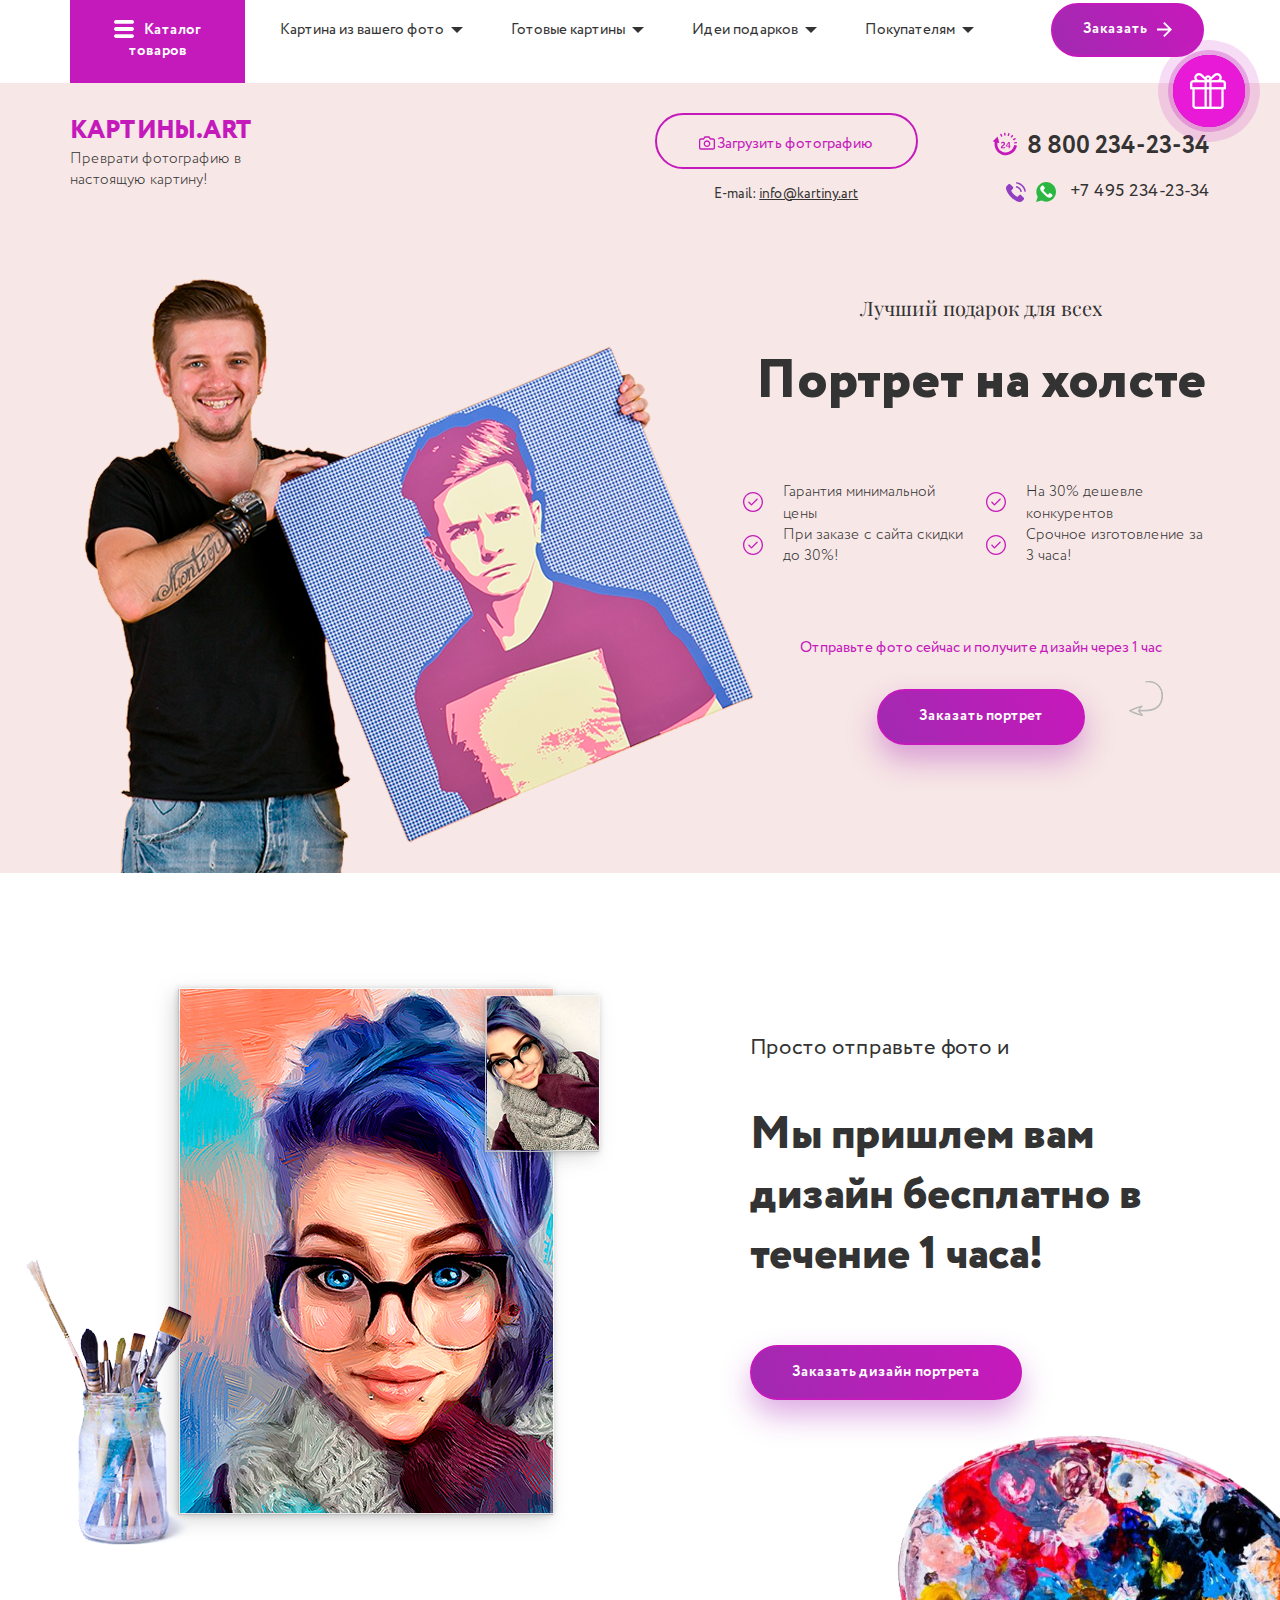
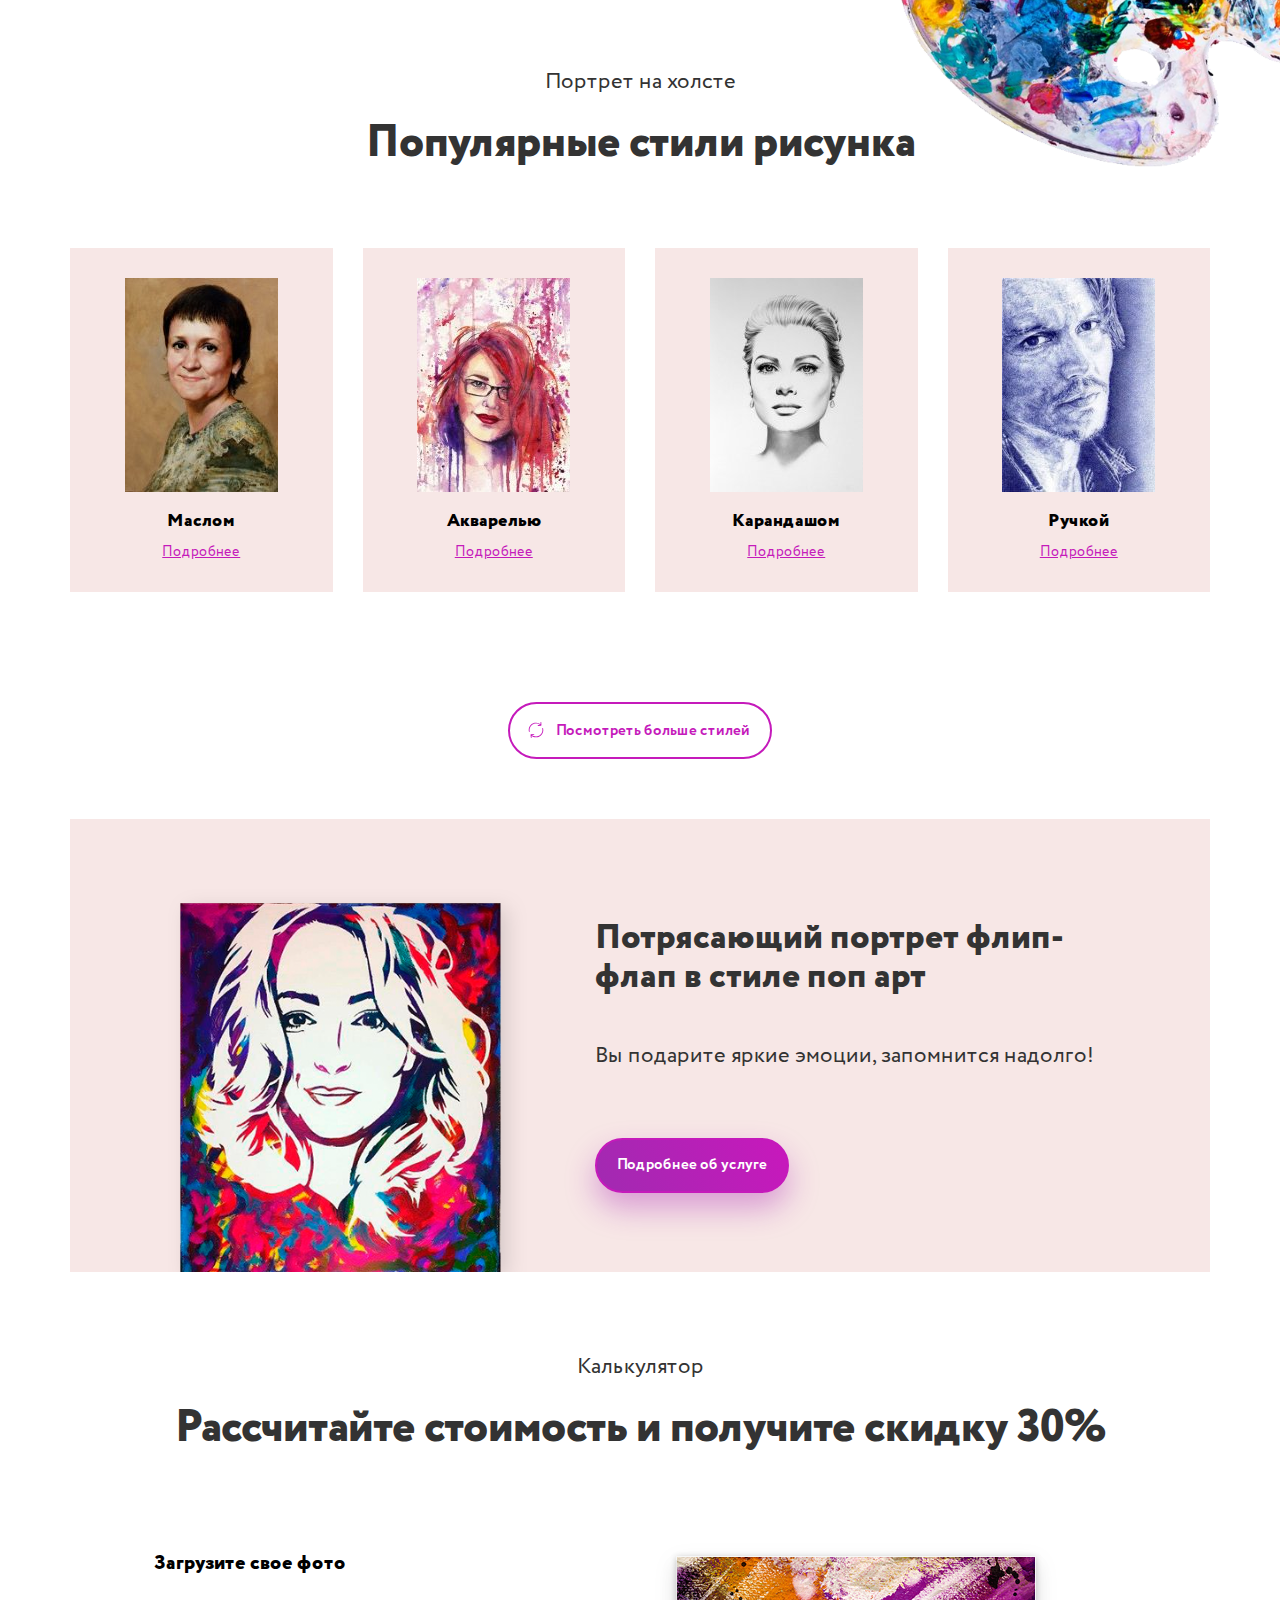
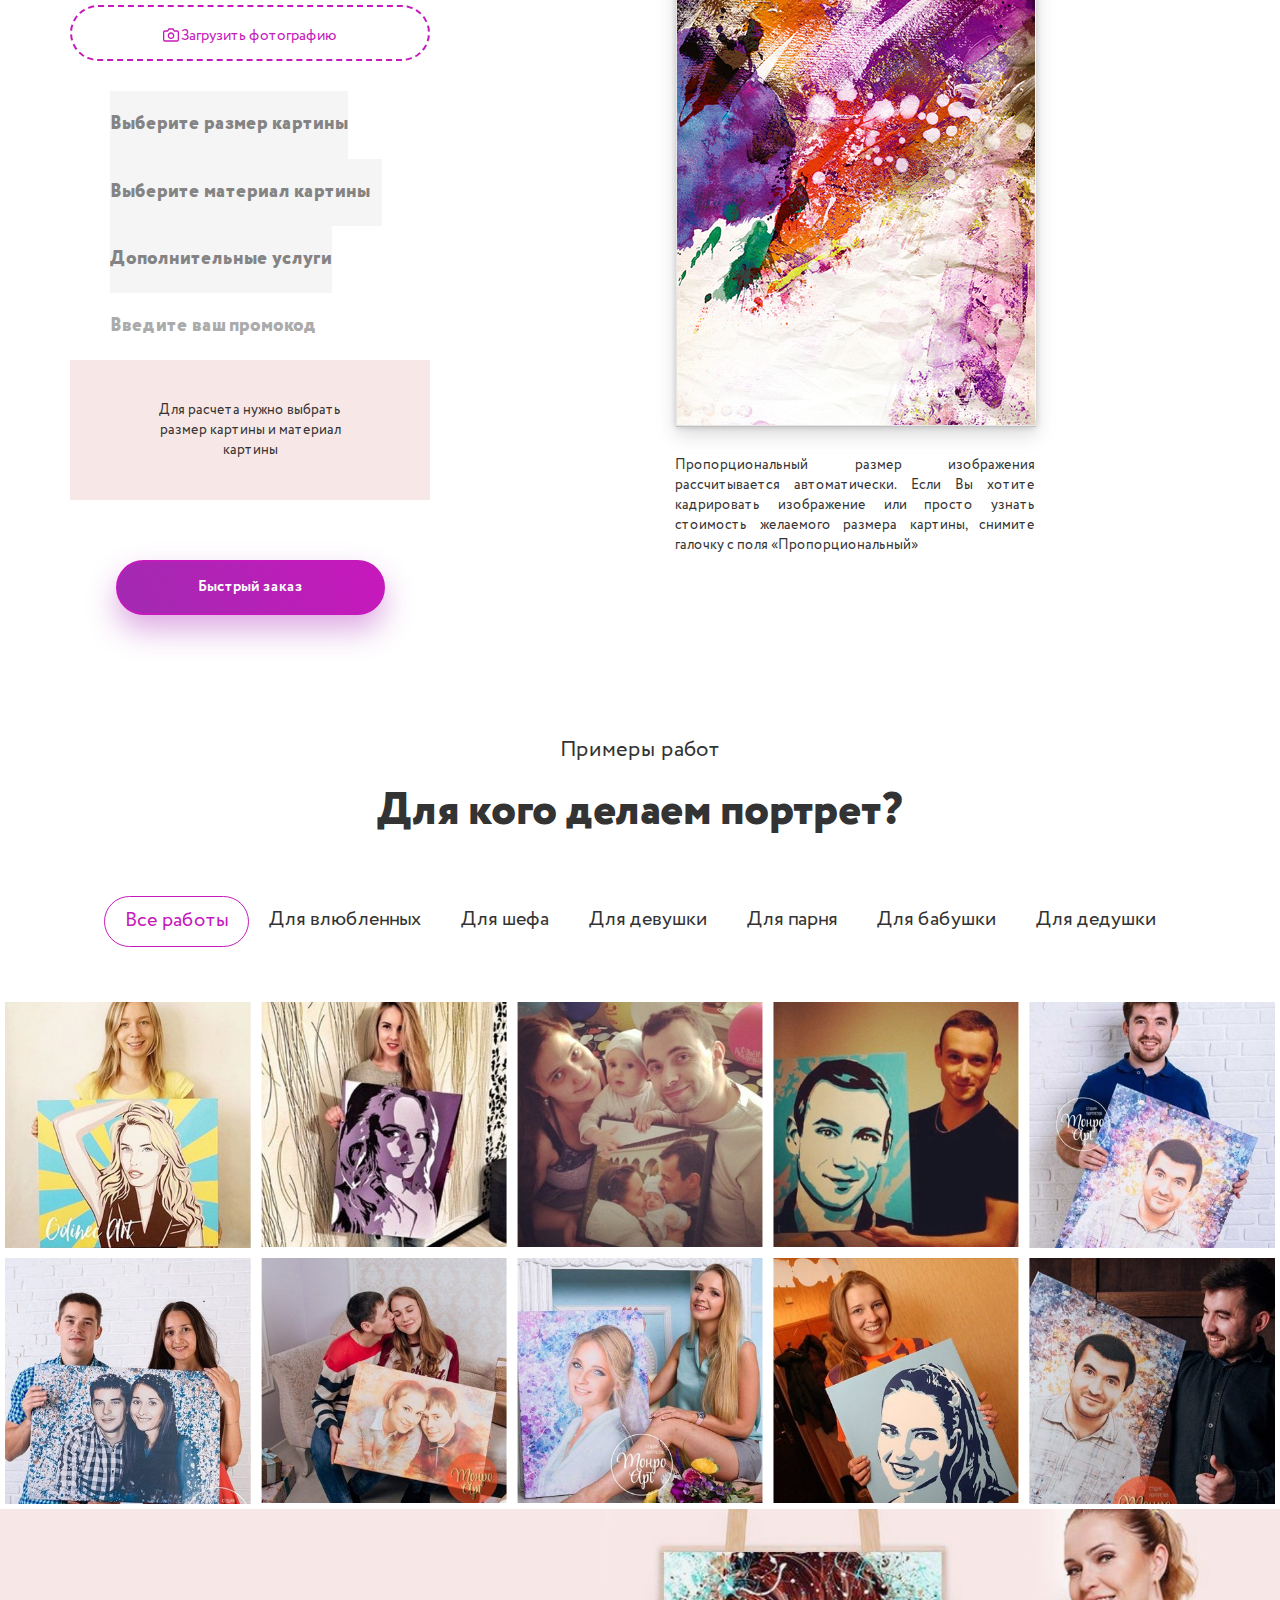
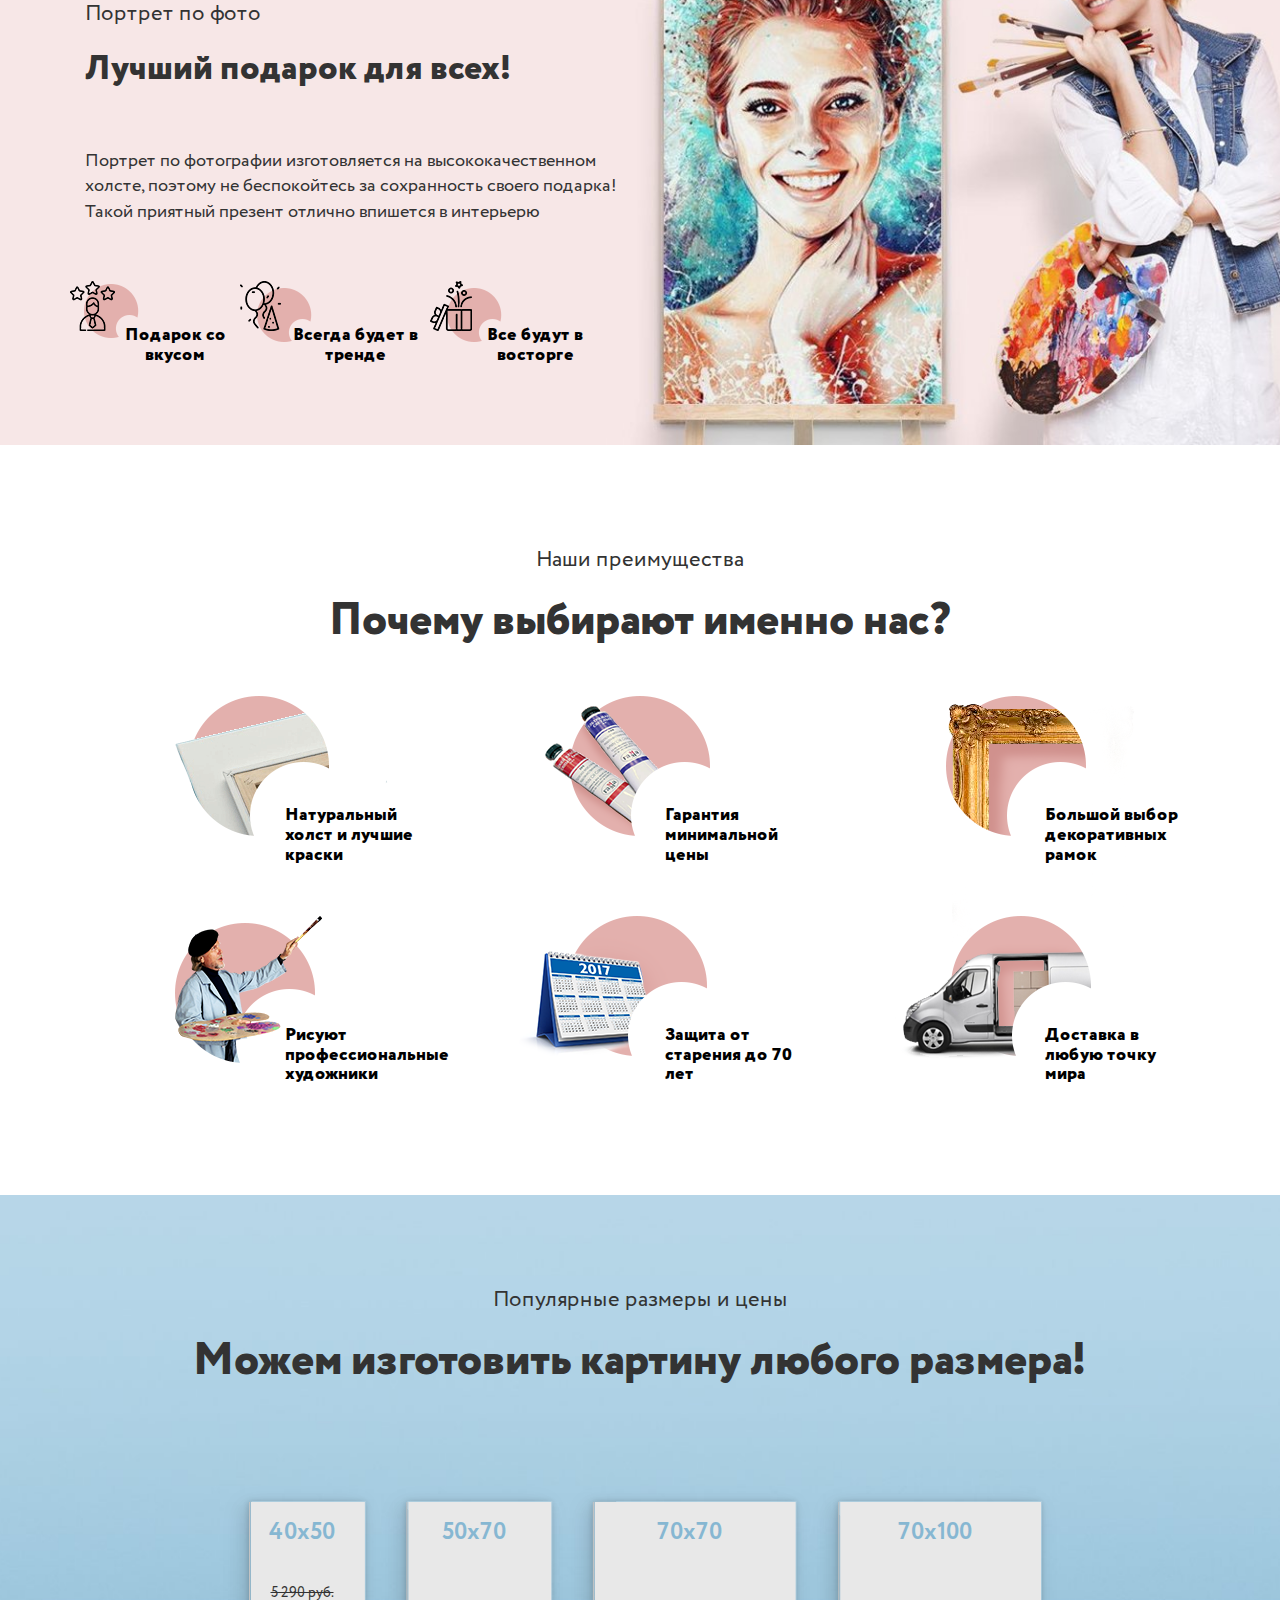
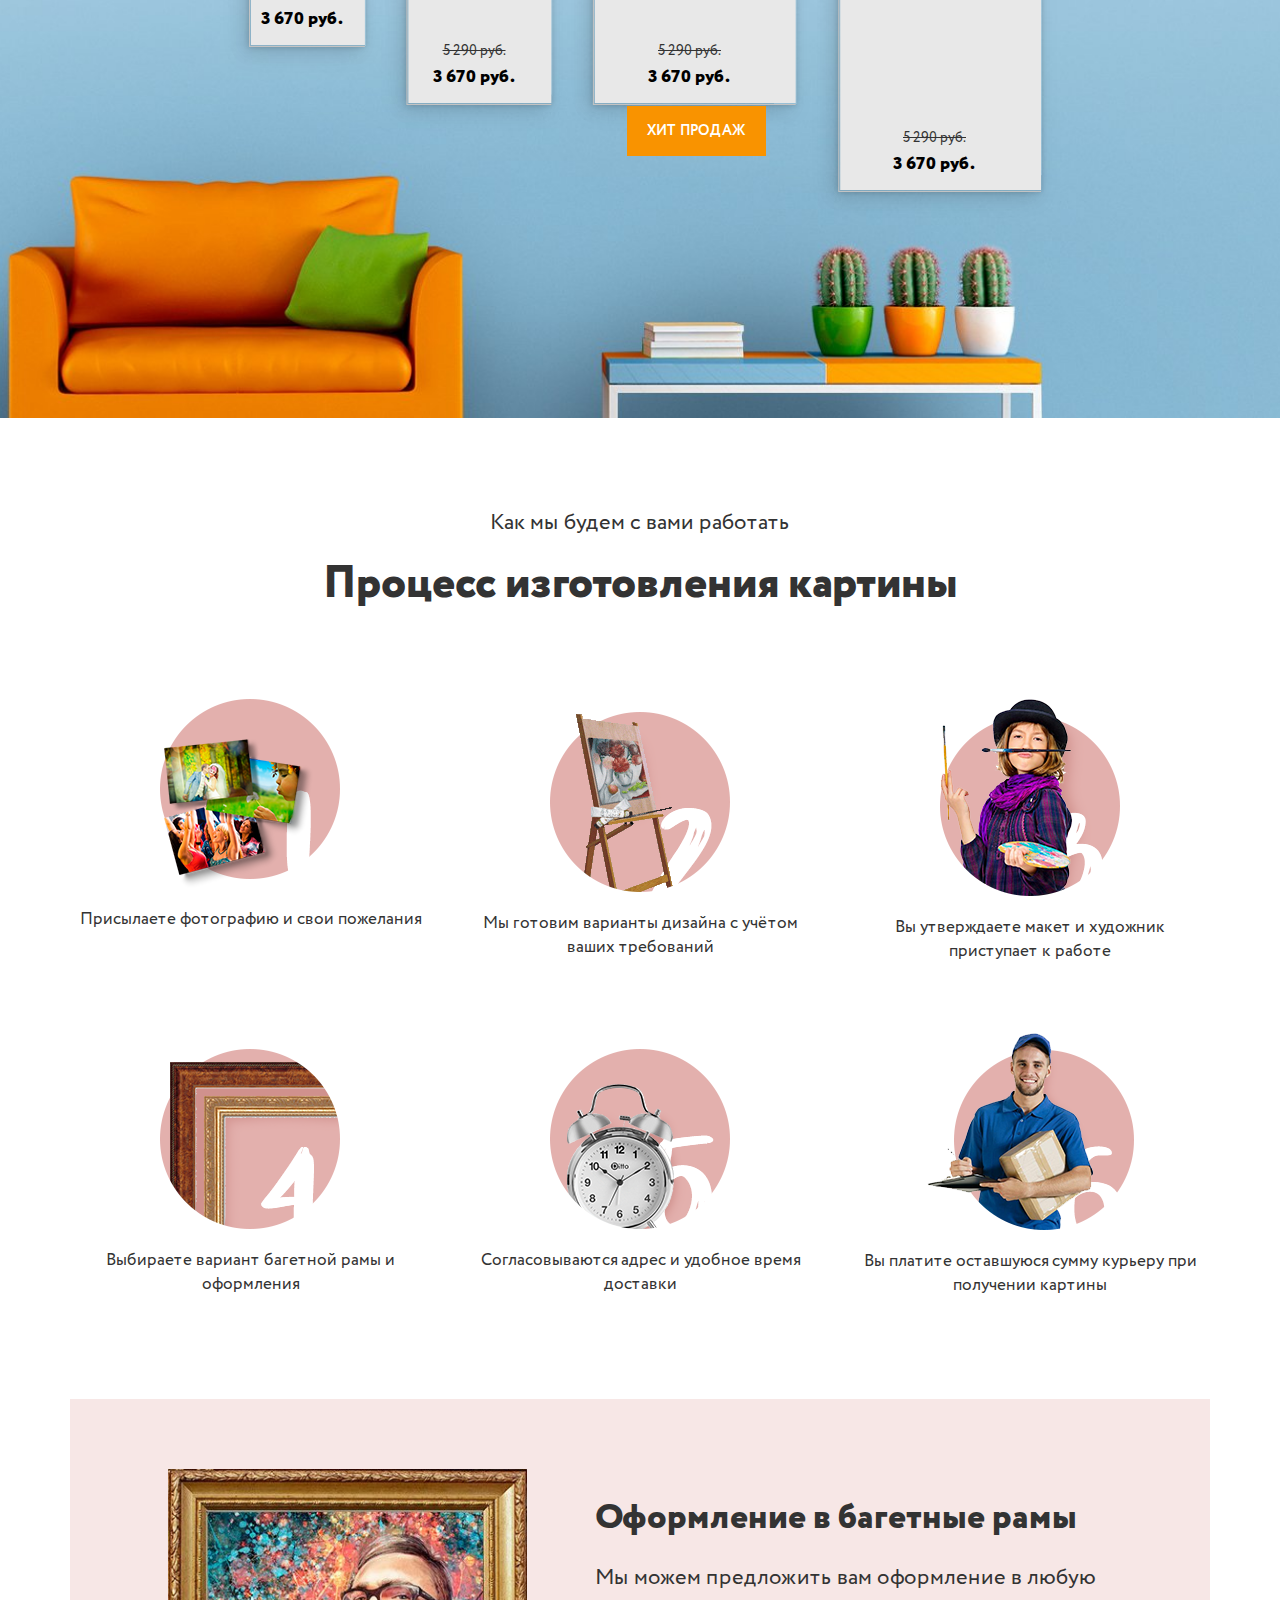
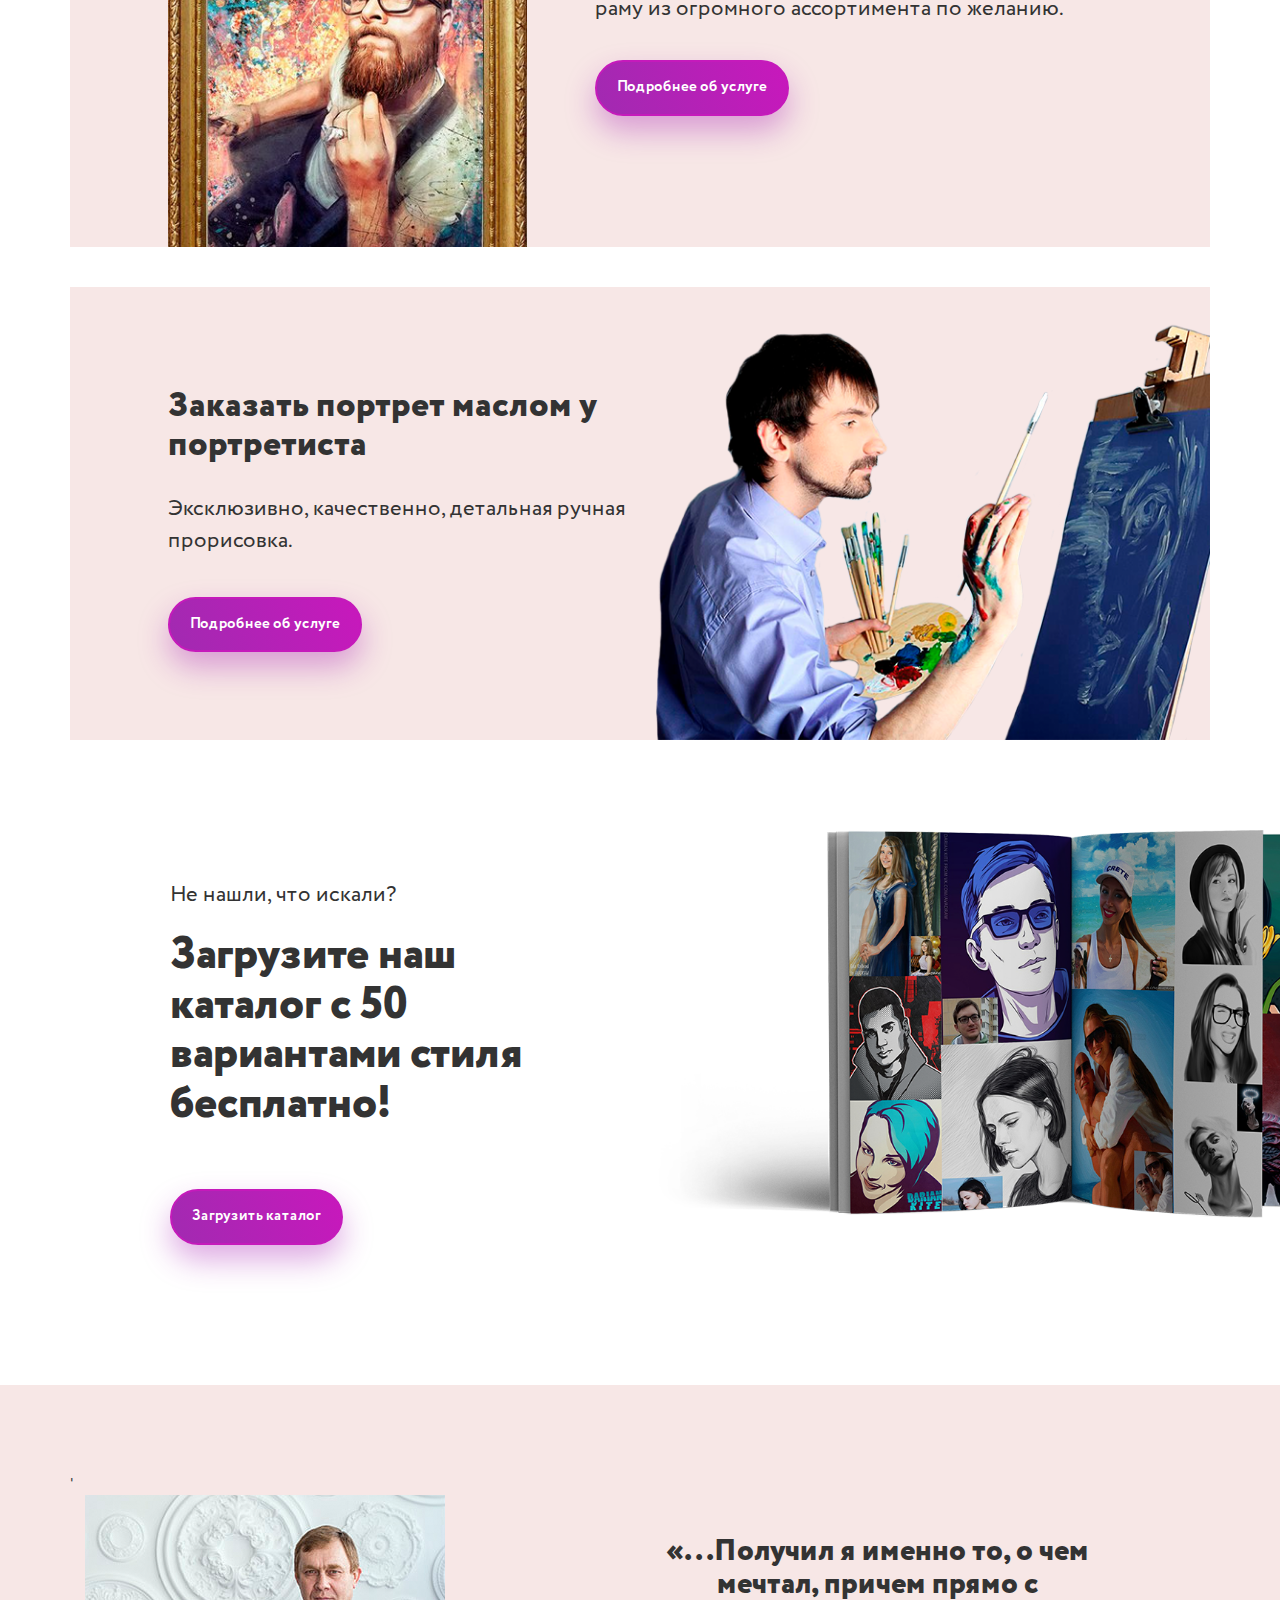
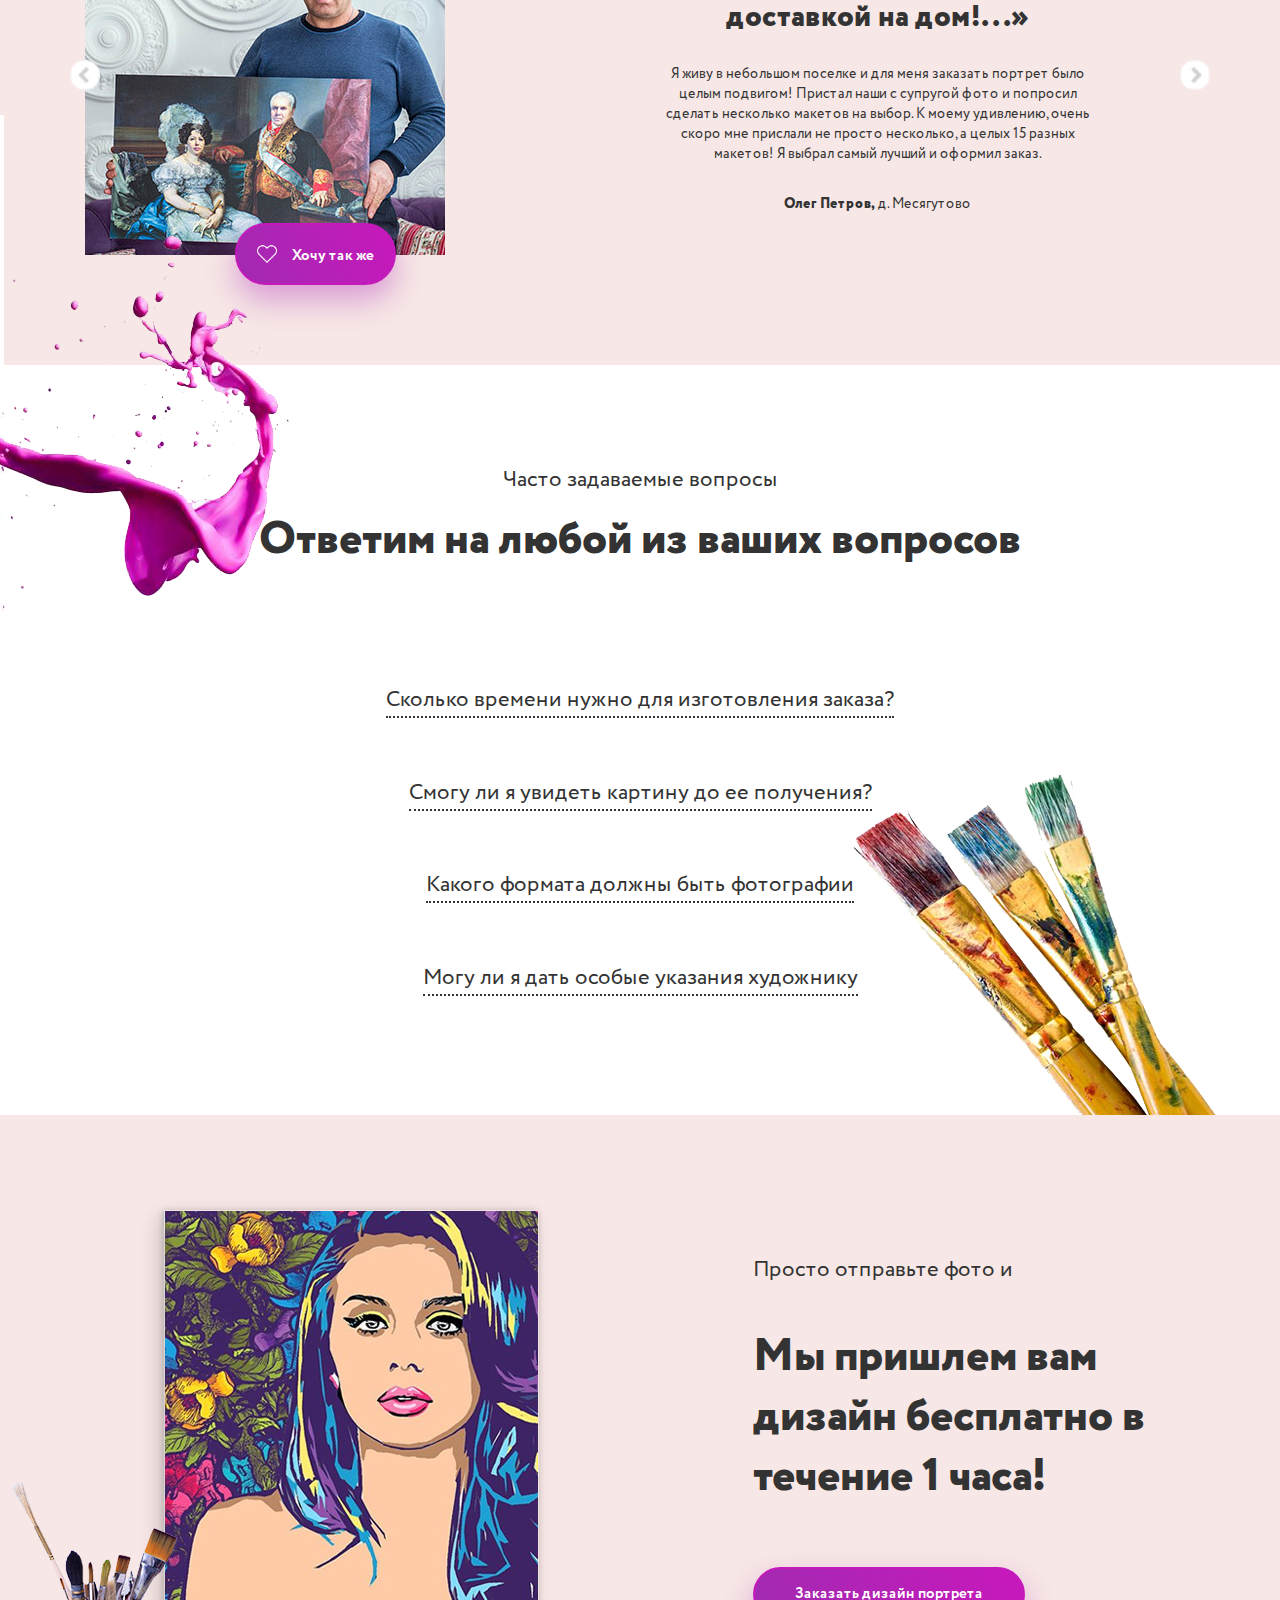
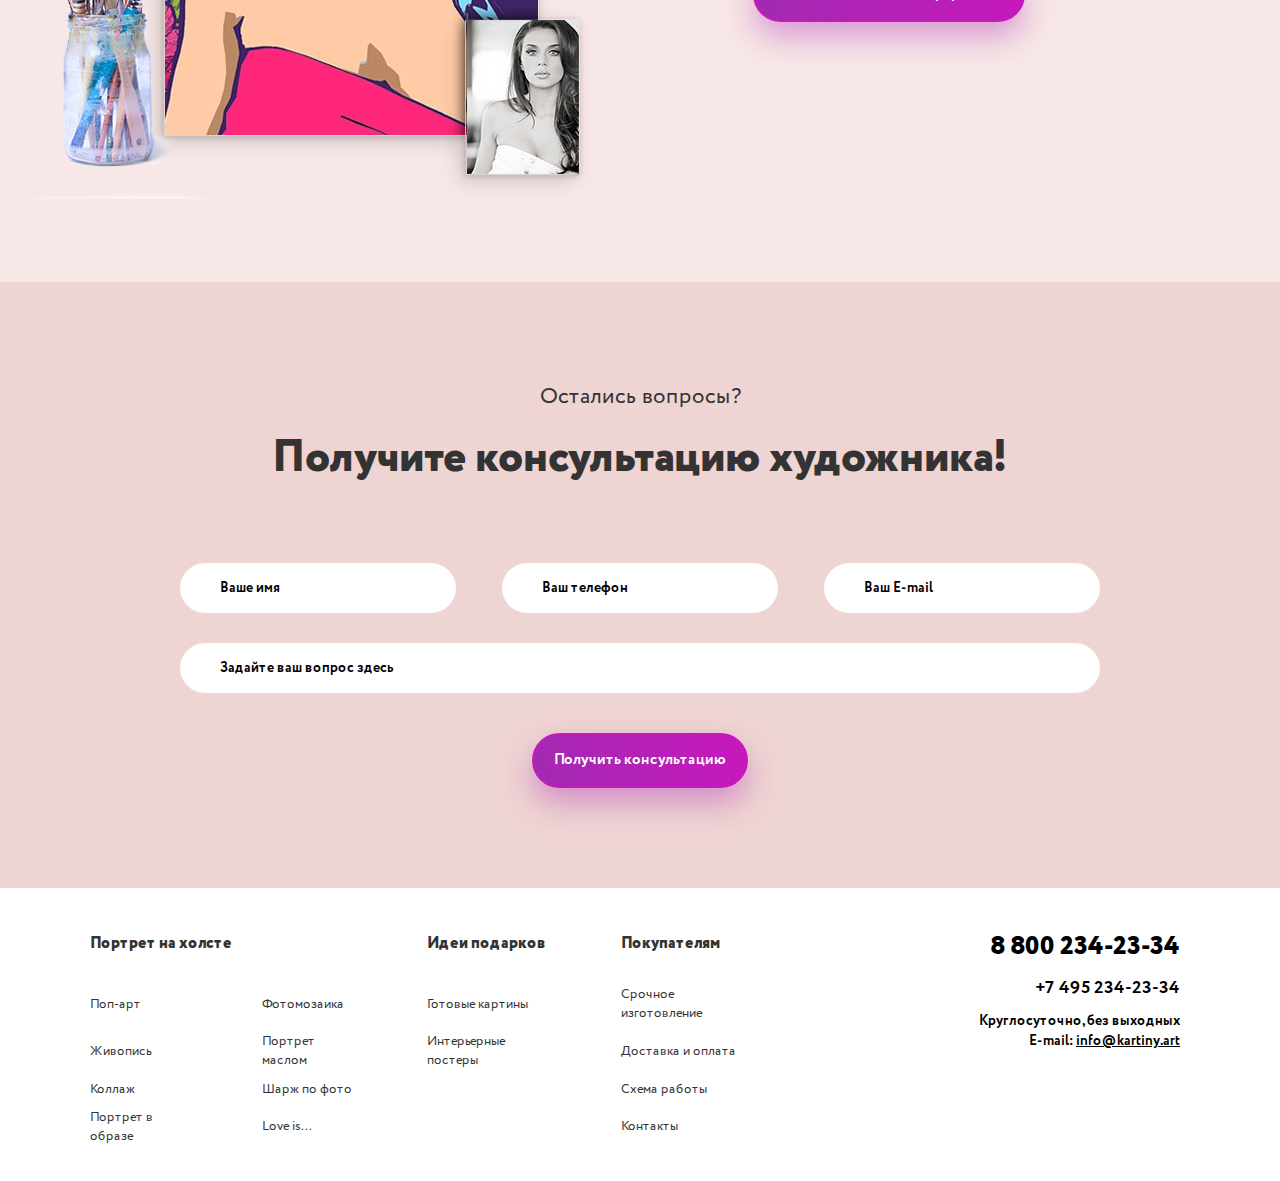
<file: art/index.html>
<!DOCTYPE html>
<html lang=ru>
<head>
	<meta charset=UTF-8>
	<meta name=viewport content="width=device-width, initial-scale=1">
    <title>Картины.art - портрет на холсте</title>
    <link rel=stylesheet href=assets/css/bootstrap.css>
    <link rel="stylesheet" href="assets/css/animate.css">
	<link rel=stylesheet href=assets/css/main.css>
</head>
<body>
	<img class="fixed-gift wow pulse infinite" src=assets/img/gift.png alt>
	<header id='up' class=header>
		<div class=container>
			<div class="col-md-2 col-sm-3 col-xs-6">
				<button class=burger>
					<img src=assets/img/burger.svg alt><span>Каталог товаров</span>
				</button>
				<ul class=burger-menu>
					<li>
						<a href="#">Картина из вашего фото</a>
					</li>
					<li>
						<a href="#">Готовые картины</a>
					</li>
					<li>
						<a href="#">Идеи подарков</a>
					</li>
					<li>
						<a href="#">Покупателям</a>
					</li>
				</ul>
			</div>
			<div class="col-md-8 hidden-sm hidden-xs">
				<ul class=header-menu>
					<li>
						<a href="#">Картина из вашего фото</a>
						<ul class="burger-menu header-menu-sub">
							<li><a href=#styles>Фотомозаика</a></li>
							<li><a href=#styles>Шарж по фото</a></li>
							<li><a href=#styles>Love is...</a></li>
						</ul>
					</li>
					<li>
						<a href="#">Готовые картины</a>
						<ul class="burger-menu header-menu-sub">
							<li><a href=#portfolio>Портрет</a></li>
							<li><a href=#portfolio>Живопись</a></li>
							<li><a href=#portfolio>Коллаж</a></li>
						</ul>
					</li>
					<li>
						<a href="#">Идеи подарков</a>
						<ul class="burger-menu header-menu-sub">
							<li><a href=#portfolio>Готовые картины</a></li>
							<li><a href=#portfolio>Интерьерные постеры</a></li>
						</ul>
					</li>
					<li>
						<a href="#">Покупателям</a>
						<ul class="burger-menu header-menu-sub">
							<li><a href=#often-questions>Срочное изготовление</a></li>
							<li><a href=#often-questions>Доставка и оплата</a></li>
							<li><a href=#scheme>Схема работы</a></li>
							<li><a href=#footer>Контакты</a></li>
						</ul>
					</li>
				</ul>
			</div>
			<div class="col-md-2 col-md-offset-0 col-sm-3 col-sm-offset-6 col-xs-6">
				<div class=button-wrap>
					<button class="button button-order button-design">Заказать<img src=assets/img/button-right-arrow.svg alt></button>
				</div>
			</div>
		</div>
	</header>
	<main class=main>
		<div class=container>
			<div class=row>
				<div class="col-md-3 col-sm-4 col-xs-5">
					<p class=logo>Картины.art</p>
					<p class=logo-p>Преврати фотографию в настоящую картину!</p>
				</div>
				<div class="col-md-3 col-md-offset-3 col-sm-offset-0 col-sm-4 hidden-xs">
					<div class=file_upload>
						<button type=button>Загрузить фотографию</button>
						<div>Файл не выбран</div>
						<input type=file name=upload>
					</div>
					<p class=email>E-mail: <a href=mailto:info@kartiny.art>info@kartiny.art</a></p>
				</div>
				<div class="col-md-3 col-sm-4 col-xs-7">
					<p class=phone>8 800 234-23-34</p>
					<p class=phone-whatsapp><img class=icons src=assets/img/telephone.svg alt><img class=icons src=assets/img/whatsapp.svg alt> +7 495 234-23-34</p>
				</div>
			</div>
			<div class=row>
				<div class=col-md-7>
					<div class=main-slider>
						<div class=main-slider-item>
							<img src=assets/img/main-1.png alt>
						</div>
						<div class=main-slider-item>
							<img src=assets/img/main-2.png alt>
						</div>
					</div>
				</div>
				<div class=col-md-5>
					<p class=p-heading-italic>Лучший подарок для всех</p>
					<h1 class="wow fadeInUp">Портрет на холсте</h1>
					<div class=row>
						<div class="col-md-6 col-md-offset-0 col-sm-6 col-sm-offset-3">
							<p class=main-features><img src=assets/img/checked.svg alt>Гарантия минимальной цены</p>
						</div>
						<div class="col-md-6 col-md-offset-0 col-sm-6 col-sm-offset-3">
							<p class=main-features><img src=assets/img/checked.svg alt>На 30% дешевле конкурентов</p>
						</div>
						<div class="col-md-6 col-md-offset-0 col-sm-6 col-sm-offset-3">
							<p class=main-features><img src=assets/img/checked.svg alt>При заказе с сайта скидки до 30%!</p>
						</div>
						<div class="col-md-6 col-md-offset-0 col-sm-6 col-sm-offset-3">
							<p class=main-features><img src=assets/img/checked.svg alt>Срочное изготовление за 3 часа!</p>
						</div>
					</div>
					<p class=p-button>Отправьте фото сейчас и получите дизайн через 1 час</p>
					<button class="button button-order button-design"><img class=button-order-img src=assets/img/button-arrow.png alt>Заказать портрет</button>
				</div>
			</div>
		</div>
	</main>
	<section class=promo>
		<div class=container>
			<div class=col-md-7>
				<img class=promo-img src=assets/img/promo-1.png alt>
			</div>
			<div class=col-md-5>
				<p>Просто отправьте фото и</p>
				<h2 class="wow fadeInUp">Мы пришлем вам дизайн бесплатно в течение 1 часа!</h2>
				<button class="button button-order button-design">Заказать дизайн портрета</button>
			</div>
		</div>
		<img class=palette src=assets/img/palette.png alt>
	</section>
	<section class=styles id=styles>
		<div class=container>
			<p class=p-heading>Портрет на холсте</p>
			<h2>Популярные стили рисунка</h2>
			<div class=row>
				<div class="col-sm-3 col-sm-offset-0 col-xs-10 col-xs-offset-1">
					<div class=styles-block>
						<img src=assets/img/styles-1.jpg alt>
						<h4>Маслом</h4>
						<a href="#">Подробнее</a>
					</div>
				</div>
				<div class="col-sm-3 col-sm-offset-0 col-xs-10 col-xs-offset-1">
					<div class=styles-block>
						<img src=assets/img/styles-2.jpg alt>
						<h4>Акварелью</h4>
						<a href="#">Подробнее</a>
					</div>
				</div>
				<div class="col-sm-3 col-sm-offset-0 col-xs-10 col-xs-offset-1">
					<div class=styles-block>
						<img src=assets/img/styles-3.jpg alt>
						<h4>Карандашом</h4>
						<a href="#">Подробнее</a>
					</div>
				</div>
				<div class="col-sm-3 col-sm-offset-0 col-xs-10 col-xs-offset-1">
					<div class=styles-block>
						<img src=assets/img/styles-4.jpg alt>
						<h4>Ручкой</h4>
						<a href="#">Подробнее</a>
					</div>
				</div>
				<!-- <div class="hidden-lg hidden-md hidden-sm hidden-xs styles-2">
					<div class=styles-block>
						<img src=assets/img/styles-5.jpg alt>
						<h4>Пастелью</h4>
						<a href="#">Подробнее</a>
					</div>
				</div>
				<div class="hidden-lg hidden-md hidden-sm hidden-xs styles-2">
					<div class=styles-block>
						<img src=assets/img/styles-6.jpg alt>
						<h4>Поп-арт</h4>
						<a href="#">Подробнее</a>
					</div>
				</div>
				<div class="hidden-lg hidden-md hidden-sm hidden-xs styles-2">
					<div class=styles-block>
						<img src=assets/img/styles-7.png alt>
						<h4>Фотомозаика</h4>
						<a href="#">Подробнее</a>
					</div>
				</div>
				<div class="hidden-lg hidden-md hidden-sm hidden-xs styles-2">
					<div class=styles-block>
						<img src=assets/img/styles-8.jpg alt>
						<h4>Шарж</h4>
						<a href="#">Подробнее</a>
					</div>
				</div> -->
			</div>
			<button class="button button-transparent button-styles">Посмотреть больше стилей</button>
		</div>
		<img class=paints src=assets/img/paints.png alt>
	</section>
	<section class="card card-1 wow fadeIn">
		<div class=container>
			<div class=card-block>
				<div class=row>
					<div class="col-md-4 col-md-offset-1 col-sm-4 col-sm-offset-1">
						<img src=assets/img/card-1.png alt>
					</div>
					<div class="col-md-5 col-md-offset-1 col-sm-5 col-sm-offset-1">
						<div class=card-block-text>
							<h3>Потрясающий портрет флип-флап в стиле поп арт</h3>
							<p class=p-heading>Вы подарите яркие эмоции, запомнится надолго!</p>
							<button class="button button-order button-consultation  wow zoomIn">Подробнее об услуге</button>
						</div>
					</div>
				</div>
			</div>
		</div>
	</section>
	<section class=calc>
		<div class=container>
			<p class=p-heading>Калькулятор</p>
			<h2>Рассчитайте стоимость и получите скидку 30%</h2>
			<div class=row>
				<div class="col-md-4 col-offset-1">
					<form class='form calc_form' action=# method=POST enctype=multipart/form-data>
						<h4>Загрузите свое фото</h4>
						<div class=file_upload>
							<button type=button>Загрузить фотографию</button>
							<div>Файл не выбран</div>
							<input type=file name=upload>
						</div>
						<select id=size>
							<option value>Выберите размер картины</option>
							<option value="500">40x50</option>
							<option value="1000">50x70</option>
							<option value="1500">70x70</option>
							<option value="2000">70x100</option>
						</select>
						<select id=material>
							<option value>Выберите материал картины</option>
							<option  value="1" title="Изящный, позволяет легко создавать текстуру, подходит для декоративных картин маслом.">Холст из волокна</option>
							<option  value="1.2" title="Достаточно грубый и создает ощущение реальности, подходит для классических пейзажей, натюрмортов и портретов.">Льняной холст</option>
							<option value="1.5" title="Изящный, подходит для всех типов реалистичных портретов.">Холст из натурального хлопка</option>
						</select>
						<select id=options>
							<option value="0">Дополнительные услуги</option>
							<option value="1000">Покрытие арт-гелем</option>
							<option value="2000">Экспресс-изготовление</option>
							<option value="500">Доставка готовых работ </option>
						</select>
						<input type="text" class="promocode" placeholder="Введите ваш промокод">
						<div class=calc-price>Для расчета нужно выбрать размер картины и материал картины</div>
						<button class="button button-order">Быстрый заказ</button>
					</form>
				</div>
				<div class="col-md-4 col-md-offset-2 hidden-sm hidden-xs">
					<img src=assets/img/calc-1.png alt>
					<p class=calc-text>Пропорциональный размер изображения рассчитывается автоматически. Если Вы хотите кадрировать изображение или просто узнать стоимость желаемого размера картины, снимите галочку с поля «Пропорциональный»</p>
				</div>
			</div>
		</div>
	</section>
	<section class=portfolio id=portfolio>
		<div class=container>
			<div class=p-heading>Примеры работ</div>
			<h2>Для кого делаем портрет?</h2>
			<ul class=portfolio-menu>
				<li class="all active">Все работы</li>
				<li class=lovers>Для влюбленных</li>
				<li class=chef>Для шефа</li>
				<li class=girl>Для девушки</li>
				<li class=guy>Для парня</li>
				<li class=grandmother>Для бабушки</li>
				<li class=granddad>Для дедушки</li>
			</ul>
		</div>
		<div class=portfolio-wrapper>
			<div class="portfolio-block all girl">
				<img src=assets/img/portfolio-1.jpg alt>
			</div>
			<div class="portfolio-block all girl">
				<img src=assets/img/portfolio-2.jpg alt>
			</div>
			<div class="portfolio-block all lovers">
				<img src=assets/img/portfolio-3.jpg alt>
			</div>
			<div class="portfolio-block all guy">
				<img src=assets/img/portfolio-4.jpg alt>
			</div>
			<div class="portfolio-block all chef">
				<img src=assets/img/portfolio-5.jpg alt>
			</div>
			<div class="portfolio-block all lovers">
				<img src=assets/img/portfolio-6.jpg alt>
			</div>
			<div class="portfolio-block all lovers">
				<img src=assets/img/portfolio-7.jpg alt>
			</div>
			<div class="portfolio-block all girl">
				<img src=assets/img/portfolio-8.jpg alt>
			</div>
			<div class="portfolio-block all girl">
				<img src=assets/img/portfolio-9.jpg alt>
			</div>
			<div class="portfolio-block all chef">
				<img src=assets/img/portfolio-10.jpg alt>
			</div>
		</div>
		<div class=container>
			<p class=portfolio-no>Таких портретов мы еще не делали, хотите быть первыми?</p>
		</div>
	</section>
	<section class=gift>
		<div class=container>
			<div class=col-md-6>
				<p class=p-heading>Портрет по фото</p>
				<h3>Лучший подарок для всех!</h3>
				<p class=gift-text>Портрет по фотографии изготовляется на высококачественном холсте, поэтому не беспокойтесь за сохранность своего подарка! Такой приятный презент отлично впишется в интерьерю</p>
				<div class=gift-features>
					<div class=col-sm-4>
						<h4 class="wow swing" data-wow-delay="0.2s"><img class=gift-img-1 src=assets/img/gift-1.png alt>Подарок со вкусом</h4>
					</div>
					<div class=col-sm-4>
						<h4 class="wow swing" data-wow-delay="0.4s"><img class=gift-img-2 src=assets/img/gift-2.png alt>Всегда будет в тренде</h4>
					</div>
					<div class=col-sm-4>
						<h4 class="wow swing" data-wow-delay="0.6s"><img class=gift-img-3 src=assets/img/gift-3.png alt>Все будут в восторге</h4>
					</div>
				</div>
			</div>
		</div>
	</section>
	<section class=features>
		<div class=container>
			<p class=p-heading>Наши преимущества</p>
			<h2>Почему выбирают именно нас?</h2>
			<div class="col-md-4 col-sm-6 wow rotateIn" data-wow-delay="0.1s">
				<h4><img class=features-img-1 src=assets/img/features-1.png alt>Натуральный холст и лучшие краски</h4>
			</div>
			<div class="col-md-4 col-sm-6  wow rotateIn" data-wow-delay="0.2s">
				<h4><img class=features-img-2 src=assets/img/features-2.png alt>Гарантия минимальной цены</h4>
			</div>
			<div class="col-md-4 col-sm-6  wow rotateIn" data-wow-delay="0.3s">
				<h4><img class=features-img-3 src=assets/img/features-3.png alt>Большой выбор декоративных рамок</h4>
			</div>
			<div class="col-md-4 col-sm-6  wow rotateIn" data-wow-delay="0.4s">
				<h4><img class=features-img-4 src=assets/img/features-4.png alt>Рисуют профессиональные художники</h4>
			</div>
			<div class="col-md-4 col-sm-6  wow rotateIn" data-wow-delay="0.5s">
				<h4><img class=features-img-5 src=assets/img/features-5.png alt>Защита от старения до 70 лет</h4>
			</div>
			<div class="col-md-4 col-sm-6  wow rotateIn" data-wow-delay="0.6s">
				<h4><img class=features-img-6 src=assets/img/features-6.png alt>Доставка в любую точку мира</h4>
			</div>
		</div>
	</section>
	<section class=sizes>
		<div class=container>
			<div class=p-heading>Популярные размеры и цены</div>
			<h2>Можем изготовить картину любого размера!</h2>
			<div class="col-md-10 col-md-offset-1 col-xs-12 col-xs-offset-0">
				<div class=sizes-wrapper>
					<div class=sizes-block>
						<img class=size-1 src=assets/img/sizes-1.png alt>
						<p class=size>40x50</p>
						<p class=starting-price>5 290 руб.</p>
						<p class=final-price>3 670 руб.</p>
					</div>
					<div class=sizes-block>
						<img class=size-2 src=assets/img/sizes-2.png alt>
						<p class=size>50x70</p>
						<p class=starting-price>5 290 руб.</p>
						<p class=final-price>3 670 руб.</p>
					</div>
					<div class=sizes-block>
						<img class=size-3 src=assets/img/sizes-3.png alt>
						<p class=size>70x70</p>
						<p class=starting-price>5 290 руб.</p>
						<p class=final-price>3 670 руб.</p>
						<p class=sizes-hit>Хит продаж</p>
					</div>
					<div class=sizes-block>
						<img class=size-4 src=assets/img/sizes-4.png alt>
						<p class=size>70x100</p>
						<p class=starting-price>5 290 руб.</p>
						<p class=final-price>3 670 руб.</p>
					</div>
				</div>
			</div>
		</div>
	</section>
	<section class=scheme id=scheme>
		<div class=container>
			<p class=p-heading>Как мы будем с вами работать</p>
			<h2>Процесс изготовления картины</h2>
			<div class=row>
				<div class="col-md-4 col-sm-6 col-xs-12">
					<div class=scheme-block>
						<img src=assets/img/scheme-1.png alt>
						<p>Присылаете фотографию и свои пожелания</p>
					</div>
				</div>
				<div class="col-md-4 col-sm-6 col-xs-12">
					<div class=scheme-block style="position: relative; top: 1.3rem;">
						<img src=assets/img/scheme-2.png alt>
						<p>Мы готовим варианты дизайна с учётом ваших требований</p>
					</div>
				</div>
				<div class="col-md-4 col-sm-6 col-xs-12">
					<div class=scheme-block>
						<img src=assets/img/scheme-3.png alt>
						<p>Вы утверждаете макет и художник приступает к работе</p>
					</div>
				</div>
				<div class="col-md-4 col-sm-6 col-xs-12">
					<div class=scheme-block>
						<img src=assets/img/scheme-4.png alt>
						<p>Выбираете вариант багетной рамы и оформления</p>
					</div>
				</div>
				<div class="col-md-4 col-sm-6 col-xs-12">
					<div class=scheme-block>
						<img src=assets/img/scheme-5.png alt>
						<p>Согласовываются адрес и удобное время доставки</p>
					</div>
				</div>
				<div class="col-md-4 col-sm-6 col-xs-12">
					<div class=scheme-block style="position: relative; top: -1.6rem;">
						<img src=assets/img/scheme-6.png alt>
						<p>Вы платите оставшуюся сумму курьеру при получении картины</p>
					</div>
				</div>
			</div>
		</div>
	</section>
	<section class="card card-2 wow fadeIn">
		<div class=container>
			<div class=card-block>
				<div class=row>
					<div class="col-md-4 col-md-offset-1 col-sm-4 col-sm-offset-1">
						<img src=assets/img/card-2.jpg alt>
					</div>
					<div class="col-md-5 col-md-offset-1 col-sm-5 col-sm-offset-1">
						<div class=card-block-text>
							<h3>Оформление в багетные рамы</h3>
							<p class=p-heading>Мы можем предложить вам оформление в любую раму из огромного ассортимента по желанию.</p>
							<button class="button button-order button-consultation wow zoomIn">Подробнее об услуге</button>
						</div>
					</div>
				</div>
			</div>
		</div>
	</section>
	<section class="card card-3 wow fadeIn">
		<div class=container>
			<div class=card-block>
				<div class=row>
					<div class="col-md-5 col-md-offset-1 col-sm-5 col-sm-offset-1">
						<div class=card-block-text>
							<h3>Заказать портрет маслом у портретиста</h3>
							<p class=p-heading>Эксклюзивно, качественно, детальная ручная прорисовка.</p>
							<button class="button button-order button-consultation zoomIn">Подробнее об услуге</button>
						</div>
					</div>
					<div class="col-md-6 col-sm-6">
						<img src=assets/img/card-3.png alt>
					</div>
				</div>
			</div>
		</div>
	</section>
	<section class=promo-2>
		<div class=container>
			<div class=row>
				<div class=col-md-5>
					<div class=promo-2-block>
						<p class=p-heading>Не нашли, что искали?</p>
						<h2 class="wow fadeInUp">Загрузите наш каталог с 50 вариантами стиля бесплатно!</h2>
						<button class="button button-order">Загрузить каталог</button>
					</div>
				</div>
				<div class=col-md-7><img src=assets/img/promo-2.png alt></div>
			</div>
		</div>
	</section>
	<div class=feedback>
		<div class=container>
			<div class=feedback-slider style="position:relative; height: 400px;">
				<button class="main-slider-btn main-prev-btn">
					<img src="assets/img/left-arr.png" alt="left">
				</button>'
				<button class="main-slider-btn main-next-btn">
					<img src="assets/img/right-arr.png" alt="right">
				</button>
				<div class=feedback-slider-item>
					<div class=col-sm-5>
						<div class=feedback-block>
							<img src=assets/img/feedback-1.png alt>
							<button class="button button-order button-design">Хочу так же</button>
						</div>
					</div>
					<div class="col-sm-5 col-sm-offset-1">
						<p class=feedback-heading>«...Получил я именно то, о чем мечтал, причем прямо с доставкой на дом!...»</p>
						<p class=feedback-text>Я живу в небольшом поселке и для меня заказать портрет было целым подвигом! Пристал наши с супругой фото и попросил сделать несколько макетов на выбор. К моему удивлению, очень скоро мне прислали не просто несколько, а целых 15 разных макетов! Я выбрал самый лучший и оформил заказ.</p>
						<p class=feedback-signature><span>Олег Петров,</span> д. Месягутово</p>
					</div>
				</div>
				<div class=feedback-slider-item>
					<div class=col-sm-5>
						<div class=feedback-block>
							<img src=assets/img/feedback-2.jpg alt>
							<button class="button button-order button-design">Хочу так же</button>
						</div>
					</div>
					<div class="col-sm-5 col-sm-offset-1">
						<p class=feedback-heading>«...Я в восторге! Не думала, что портрет может быть настолько красивым!...»</p>
						<p class=feedback-text>Подруге муж подарил портрет, и мне тоже захотелось заказать. Из всех макетов этот сразу запал в душу! И отлично вписывется в интерьер моей гостинной. Теперь он висит тут на почетном месте, и я каждый раз любую им. Всем моим родным тоже очень понравился!</p>
						<p class=feedback-signature><span>Ирина Антонова,</span> г. Кисловодск</p>
					</div>
				</div>
				<div class=feedback-slider-item>
					<div class=col-sm-5>
						<div class=feedback-block>
							<img src=assets/img/feedback-3.jpg alt>
							<button class="button button-order button-design">Хочу так же</button>
						</div>
					</div>
					<div class="col-sm-5 col-sm-offset-1">
						<p class=feedback-heading>«...Неожиданный подарок на день рождения от друзей...»</p>
						<p class=feedback-text>Хочу поделиться впечатлениями от полученного вчера подарка. Классная работа, выполненная, натуральными красками! Я как человек педантичный, люблю мелочи, для меня они очень важны, и здесь они прикольно сделаны – часы нарисовали, свитерок мой любимый, маечка с резиночкой. Очень позитивный шарж, сделанный по моей фотографии.</p>
						<p class=feedback-signature><span>Нарек Маргарян,</span> г. Великие Луки</p>
					</div>
				</div>
			</div>
		</div>
	</div>
	<section class=often-questions id=often-questions>
		<div class=container>
			<img class=spirt src=assets/img/spirt.png alt>
			<p class=p-heading>Часто задаваемые вопросы</p>
			<h2>Ответим на любой из ваших вопросов</h2>
			<div id=accordion>
				<p class="accordion-heading col-md-8 col-md-offset-2"><span>Сколько времени нужно для изготовления заказа?</span></p>
				<div class="col-md-8 col-md-offset-2 accordion-block">
					<p>
						Время выполнения заказа зависит от трех факторов: сложности картины, стиля написания и размера. Среднее время выполнения заказа составляет 7 дней без учета времени на доставку. В ряде случаев по желанию заказчика можно уменьшить срок до 5 дней.<br><br>Примечание: Если Вы решите что-то изменить в картине, внести коррективы - это может занять дополнительное время, которое не учитывается при оговоренном сроке выполнения.
					</p>
				</div>
				<p class="accordion-heading col-md-8 col-md-offset-2"><span>Смогу ли я увидеть картину до ее получения?</span></p>
				<div class="col-md-8 col-md-offset-2 accordion-block">
					<p>
						Да. По готовности, мы отправляем по электронной почте цифровое фото Вашей картины, для того, чтобы Вы смогли, при необходимости внести свои корректировки и пожелания, если таковые будут. Вы также сможете увидеть картину "вживую" в нашем салоне. Сообщите об этом Вашему менеджеру.
					</p>
				</div>
				<p class="accordion-heading col-md-8 col-md-offset-2"><span>Какого формата должны быть фотографии</span></p>
				<div class="col-md-8 col-md-offset-2 accordion-block">
					<p>
						Мы работаем со всеми известными форматами изображений! Через сайт вы можете загрузить JPEG, TIFF, PNG размером до 50 мегабайт. Вы должны обладать авторскими правами или иметь разрешение на использование изображения. Если у Вас другой формат изображения (RAW, PDF), то вы можете воспользоваться FTP загрузчиком. Если вы хотите сделать фото из бумажной фотографии (не цифровой), пришлите его нам, мы отсканируем, обработаем и вернем фото вместе с вашим заказом!
					</p>
				</div>
				<p class="accordion-heading col-md-8 col-md-offset-2"><span>Могу ли я дать особые указания художнику</span></p>
				<div class="col-md-8 col-md-offset-2 accordion-block">
					<p>
						Когда вы размещаете свой заказ на сайте, вы можете добавить свои комментарии в специальном текстовом поле. Вы также можете: объединить объекты с разных фото в одно или удалить объекты с фото, можете поменять задний фон, поменять одежду, наряды, сделать цветную картину с черно-белого фото, а также заказать картину с поврежденного или старого фото.
					</p>
				</div>
			</div>
			<img class=brushes src=assets/img/brushes.png alt>
		</div>
	</section>
	<section class="promo promo-3">
		<div class=container>
			<div class=row>
				<div class=col-md-7>
					<img class=promo-img src=assets/img/promo-3.png alt>
				</div>
				<div class=col-md-5>
					<p>Просто отправьте фото и</p>
					<h2 class="wow fadeInUp">Мы пришлем вам дизайн бесплатно в течение 1 часа!</h2>
					<button class="button button-order button-design">Заказать дизайн портрета</button>
				</div>
			</div>
		</div>
	</section>
	<section class=consultation>
		<div class=container>
			<p class=p-heading>Остались вопросы?</p>
			<h2>Получите консультацию художника!</h2>
			<div class="col-md-10 col-md-offset-1">
				<form action=# method=POST>
					<div class=input-wrapper>
						<input type=text name=name placeholder="Ваше имя" required>
						<input type=text name=phone placeholder="Ваш телефон" required>
						<input type=text name=email placeholder="Ваш E-mail">
						<input class=input-text name=message type=text placeholder="Задайте ваш вопрос здесь" required>
					</div>
					<button class="button button-order">Получить консультацию</button>
				</form>
			</div>
		</div>
	</section>
	<footer class=footer id=footer>
		<div class=container>
			<div class="col-md-8 hidden-sm hidden-xs">
				<table>
					<tr>
						<th colspan=2>Портрет на холсте</th>
						<th>Идеи подарков</th>
						<th>Покупателям</th>
					</tr>
					<tr>
						<td>Поп-арт</td>
						<td>Фотомозаика</td>
						<td>Готовые картины</td>
						<td>Срочное изготовление</td>
					</tr>
					<tr>
						<td>Живопись</td>
						<td>Портрет маслом</td>
						<td>Интерьерные постеры</td>
						<td>Доставка и оплата</td>
					</tr>
					<tr>
						<td>Коллаж</td>
						<td>Шарж по фото</td>
						<td></td>
						<td>Схема работы</td>
					</tr>
					<tr>
						<td>Портрет в образе</td>
						<td>Love is...</td>
						<td></td>
						<td>Контакты</td>
					</tr>
				</table>
			</div>
			<div class="col-md-3 col-md-offset-1 col-sm-12">
				<div class="col-md-12 col-sm-4 col-xs-12">
					<p class=phone>8 800 234-23-34</p>
				</div>
				<div class="col-md-12 col-sm-4 col-xs-12">
					<p class=phone-whatsapp>+7 495 234-23-34</p>
				</div>
				<div class="col-md-12 col-sm-4 col-xs-12">
					<p>Круглосуточно, без выходных</p>
				</div>
				<div class=col-md-12>
					<p>E-mail: <a href=mailto:info@kartiny.art>info@kartiny.art</a></p>
				</div>
			</div>
		</div>
	</footer>
	<div class=popup-consultation data-modal>
		<div class=popup-dialog>
			<div class=popup-content>
				<button class=popup-close>&times;</button>
				<h4>Остались вопросы? Закажите обратный звонок</h4>
				<div class=main-form>
					<form class=form action=# method=POST>
						<input type=text name=name placeholder="Ваше имя" required>
						<input type=text name=phone placeholder="Ваш телефон" required>
						<button class="button button-order">Получить консультацию</button>
					</form>
				</div>
			</div>
		</div>
	</div>
	<div class="popup-gift" data-modal>
		<div class=popup-dialog>
			<div class=popup-content>
				<button class=popup-close>&times;</button>
				<h2>У нас для вас есть подарок!</h2>
				<img src="assets/img/gift.png" alt="">
				<p>Введите промо-код IWANTPOPART и получите скидку 30% на портрет любого размера в стиле pop-art!</p>
			</div>
		</div>
	</div>
	<div class=popup-design data-modal>
		<div class=popup-dialog>
			<div class=popup-content>
				<button class=popup-close>&times;</button>
				<form action=# enctype=multipart/form-data>
					<h4>Заказать дизайн портрета</h4>
					<div class=file_upload>
						<button type=button>Загрузить фотографию</button>
						<div>Файл не выбран</div>
						<input type=file name=upload>
					</div>
					<div class=main-form>
						<div class=form>
							<input type=text name=name placeholder="Ваше имя" required>
							<input type=text name=phone placeholder="Ваш телефон" required>
							<input type=text name=email placeholder="Ваш e-mail">
							<textarea name=message placeholder=Комментарий rows=2></textarea>
							<button class="button button-order">Отправить дизайнеру</button>
						</div>
					</div>
				</form>
			</div>
		</div>
	</div>
	<a href="#up" class="pageup">
		<svg class="up" viewBox="0 0 26 26" fill="#fff" xmlns="http://www.w3.org/2000/svg">
			 <path fill-rule="evenodd" clip-rule="evenodd" d="M26 0H0V26H26V0ZM4.6593 17.7519L13.1233 10.33L21.5873 17.7519L22.9059 16.2481L13.7826 8.24813L13.1233 7.67L12.464 8.24813L3.3407 16.2481L4.6593 17.7519Z" fill="black"/>
		</svg>
  </a>
  
	<script src="script.js"></script>
</body>
</html>
</file>
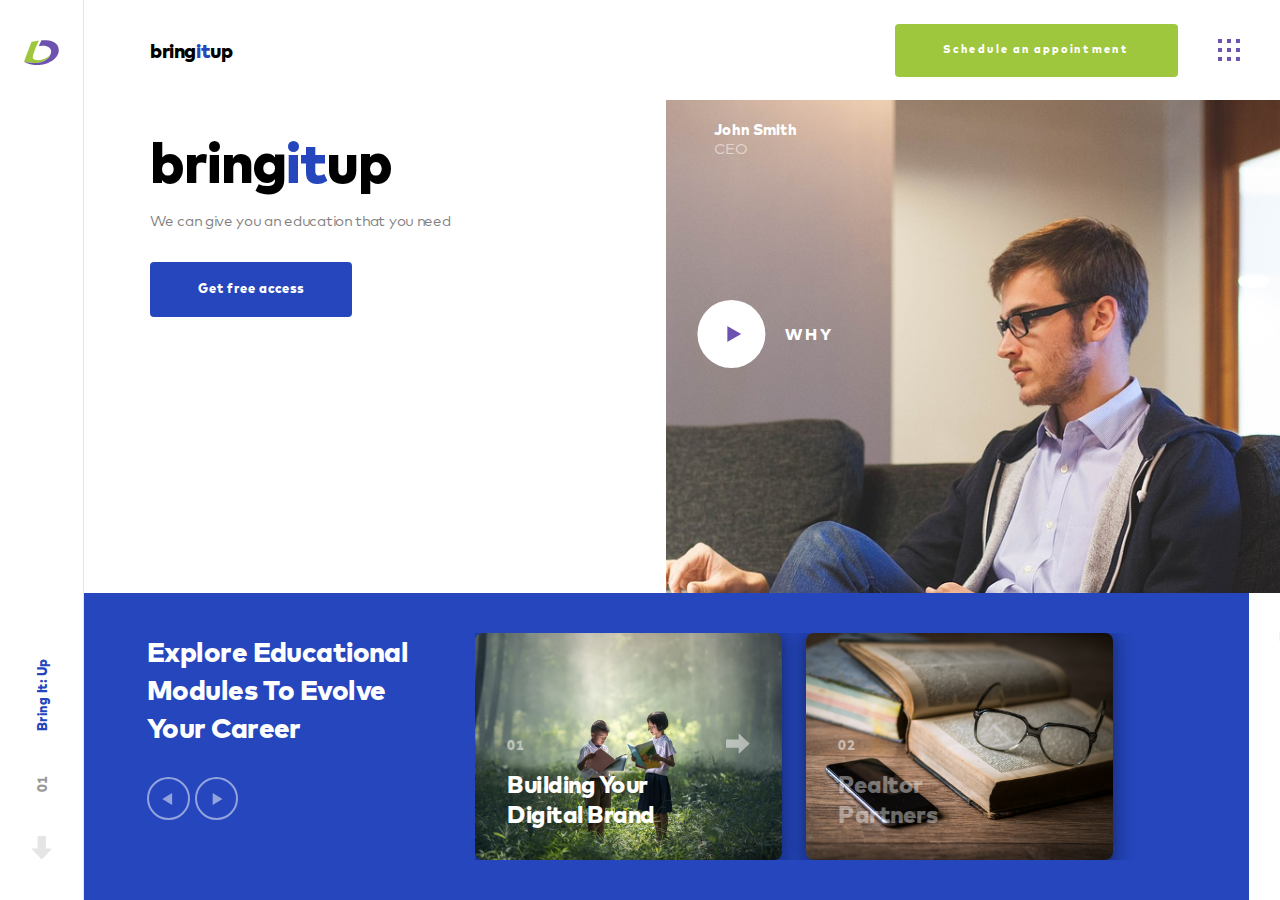
<file: OOP/index.html>
<!DOCTYPE html>
<html lang="en">
<head>
    <meta charset="UTF-8">
    <meta name="viewport" content="width=device-width, initial-scale=1.0">
    <meta http-equiv="X-UA-Compatible" content="ie=edge">
    <title>Loan</title>
    <link rel="stylesheet" href="assets/css/font.css">
    <link rel="stylesheet" href="assets/css/animate.css">
    <link rel="stylesheet" href="assets/css/style.css">
</head>
<body>
    <div class="page">
        <div class="showup">
            <div class="menu">
                <div class="evolve">bring<span>it</span>up</div>
                <div class="menu__block">
                    <button class="btn menu__block-schedule">
                        Schedule an appointment
                    </button>
                    <svg  viewBox="0 0 22 22" fill="none" xmlns="http://www.w3.org/2000/svg">
                        <rect x="8.98242" y="8.98242" width="4" height="4" fill="#6D53AF"/>
                        <rect width="3.98828" height="3.98828" fill="#6D53AF"/>
                        <rect x="8.98242" y="17.9648" width="4" height="4" fill="#6D53AF"/>
                        <rect y="8.98242" width="3.98828" height="3.98828" fill="#6D53AF"/>
                        <rect y="17.9648" width="4" height="4" fill="#6D53AF"/>
                        <rect x="17.9648" width="3.98828" height="3.98828" fill="#6D53AF"/>
                        <rect x="8.98242" width="3.98828" height="3.98828" fill="#6D53AF"/>
                        <rect x="17.9648" y="8.98242" width="4" height="4" fill="#6D53AF"/>
                        <rect x="17.9648" y="17.9648" width="4" height="4" fill="#6D53AF"/>
                    </svg>
                </div>
            </div>
            <div class="sidecontrol">
                <a href="#">
                    <svg width="35" height="25" viewBox="0 0 35 25" fill="none" xmlns="http://www.w3.org/2000/svg">
                        <path fill-rule="evenodd" clip-rule="evenodd" d="M0.0371094 21.388L7.41866 2.12134C7.41866 2.12134 11.0514 1.16004 14.8913 0.592773C11.1097 8.48623 8.82759 15.8142 8.82759 16.9457C8.82759 18.0767 9.15378 20.1594 14.0216 20.1594C19.7984 20.1594 27.13 16.6202 27.13 11.2118C27.13 18.4392 19.4091 23.0112 10.905 23.0112C4.56389 23.0112 0.0371094 21.388 0.0371094 21.388Z" fill="#9EC73D"/>
                        <path fill-rule="evenodd" clip-rule="evenodd" d="M27.1304 11.212C27.1304 18.4393 19.4096 23.0114 10.9054 23.0114C4.56435 23.0114 0.108398 21.3882 0.108398 21.3882C0.108398 21.3882 3.92507 24.978 13.6608 24.978C23.3947 24.978 34.7983 18.9304 34.7983 10.1792C34.7983 -1.87078 17.4608 0.351842 17.4608 0.351842L14.8078 5.94232C14.8078 5.94232 17.2983 5.6566 19.3614 5.6566C22.2626 5.6566 27.1304 6.93577 27.1304 11.212Z" fill="#6D53AF"/>
                    </svg>
                </a>
                <div class="sidecontrol__controls">
                    <a class="next" href="#">
                        <svg  viewBox="0 0 20 24" fill="none" xmlns="http://www.w3.org/2000/svg">
                            <path opacity="0.1" d="M19.4155 12.9143C19.3432 12.7329 19.1746 12.6145 18.9874 12.6145H13.9114V0.485189C13.9114 0.217373 13.7039 0 13.4482 0H6.03659C5.78089 0 5.57335 0.217373 5.57335 0.485189V12.6145H0.477884C0.290755 12.6145 0.122127 12.7329 0.0498639 12.9134C-0.0214873 13.0949 0.0174236 13.3035 0.14992 13.4423L9.39126 23.1535C9.47833 23.2447 9.59602 23.2962 9.71922 23.2962C9.84243 23.2962 9.96012 23.2447 10.0472 23.1545L19.3154 13.4432C19.4479 13.3044 19.4877 13.0958 19.4155 12.9143Z" fill="#000"/>
                        </svg>
                    </a>
                    <span class="sidecontrol__controls-count">01</span>
                    <div class="sidecontrol__controls-show">Bring It: Up</div>
                </div>
            </div>
    
            <div class="showup__wrapper">
                <div class="showup__intro">
                    <div class="title">bring<span>it</span>up</div>
                    <div class="subtitle">We can give you an education that you need</div>
                    <button class="btn">Get free access</button>
                </div>
                <div class="showup__video">
                    <div class="showup__author">
                        <div class="showup__author-name">John Smith</div>
                        <div class="showup__author-position">CEO</div>
                    </div>
                    <div data-url="vZ4Sne0wdxY" class="play">
                        <div class="play__circle">
                            <svg viewBox="0 0 14 16" fill="none" xmlns="http://www.w3.org/2000/svg">
                                <path d="M14 8L0 16V0L14 8Z" fill="#6D53AF"/>
                            </svg>
                        </div>
                        <div class="play__text">why</div>
                    </div>
                </div>
            </div>
            <div class="showup__content">
                <div class="showup__content-title">Explore Educational<br>
                    Modules To Evolve <br>
                    Your Career
                    <div>
                        <button type="button" class="showup__prev">
                            <div class="play__content">
                                <svg width="9" height="11" viewBox="0 0 9 11" fill="none" xmlns="http://www.w3.org/2000/svg">
                                    <path opacity="0.5" d="M0 5.5L9 11V0L0 5.5Z" fill="white"></path>
                                </svg>
                            </div>
                        </button>
                        <button type="button" class="showup__next">
                            <div class="play__content">
                                <svg width="9" height="11" viewBox="0 0 9 11" fill="none" xmlns="http://www.w3.org/2000/svg">
                                    <path opacity="0.5" d="M9 5.5L0 11V0L9 5.5Z" fill="white"></path>
                                </svg>
                            </div>            
                        </button>
                    </div>
                </div>
                <div class="showup__content-slider">
                    <a href="#" class="card card__1 card-active">
                        <div class="card__controls">
                            <div class="card__controls-count">01</div>
                            <div class="card__controls-arrow">
                                <svg width="24" height="21" viewBox="0 0 24 21" fill="none" xmlns="http://www.w3.org/2000/svg">
                                    <path opacity="1" d="M12.9846 0.965391C12.8032 1.03765 12.6848 1.20628 12.6848 1.39341L12.6848 6.46942H0.555501C0.287685 6.46942 0.0703125 6.67696 0.0703125 6.93266L0.0703125 14.3443C0.0703125 14.6 0.287685 14.8075 0.555501 14.8075H12.6849V19.903C12.6849 20.0901 12.8033 20.2587 12.9837 20.331C13.1652 20.4023 13.3738 20.3634 13.5126 20.2309L23.2238 10.9896C23.315 10.9025 23.3665 10.7848 23.3665 10.6616C23.3665 10.5384 23.315 10.4207 23.2248 10.3337L13.5135 1.06545C13.3747 0.932949 13.1661 0.893127 12.9846 0.965391Z" fill="#fff"/>
                                </svg>
                            </div>
                        </div>
                        <div class="card__title">Building Your<br> Digital Brand</div>
                    </a>
                    <a href="#" class="card card__2">
                        <div class="card__controls">
                            <div class="card__controls-count">02</div>
                            <div class="card__controls-arrow">
                                <svg width="24" height="21" viewBox="0 0 24 21" fill="none" xmlns="http://www.w3.org/2000/svg">
                                    <path opacity="1" d="M12.9846 0.965391C12.8032 1.03765 12.6848 1.20628 12.6848 1.39341L12.6848 6.46942H0.555501C0.287685 6.46942 0.0703125 6.67696 0.0703125 6.93266L0.0703125 14.3443C0.0703125 14.6 0.287685 14.8075 0.555501 14.8075H12.6849V19.903C12.6849 20.0901 12.8033 20.2587 12.9837 20.331C13.1652 20.4023 13.3738 20.3634 13.5126 20.2309L23.2238 10.9896C23.315 10.9025 23.3665 10.7848 23.3665 10.6616C23.3665 10.5384 23.315 10.4207 23.2248 10.3337L13.5135 1.06545C13.3747 0.932949 13.1661 0.893127 12.9846 0.965391Z" fill="#fff"/>
                                </svg>
                            </div>
                        </div>
                        <div class="card__title">Realtor<br> Partners</div>
                    </a>
                    <a href="#" class="card card__3">
                        <div class="card__controls">
                            <div class="card__controls-count">03</div>
                            <div class="card__controls-arrow">
                                <svg width="24" height="21" viewBox="0 0 24 21" fill="none" xmlns="http://www.w3.org/2000/svg">
                                    <path opacity="1" d="M12.9846 0.965391C12.8032 1.03765 12.6848 1.20628 12.6848 1.39341L12.6848 6.46942H0.555501C0.287685 6.46942 0.0703125 6.67696 0.0703125 6.93266L0.0703125 14.3443C0.0703125 14.6 0.287685 14.8075 0.555501 14.8075H12.6849V19.903C12.6849 20.0901 12.8033 20.2587 12.9837 20.331C13.1652 20.4023 13.3738 20.3634 13.5126 20.2309L23.2238 10.9896C23.315 10.9025 23.3665 10.7848 23.3665 10.6616C23.3665 10.5384 23.315 10.4207 23.2248 10.3337L13.5135 1.06545C13.3747 0.932949 13.1661 0.893127 12.9846 0.965391Z" fill="#fff"/>
                                </svg>
                            </div>
                        </div>
                        <div class="card__title">Local<br> Marketing</div>
                    </a>
                    <a href="#" class="card card__1">
                        <div class="card__controls">
                            <div class="card__controls-count">04</div>
                            <div class="card__controls-arrow">
                                <svg width="24" height="21" viewBox="0 0 24 21" fill="none" xmlns="http://www.w3.org/2000/svg">
                                    <path opacity="1" d="M12.9846 0.965391C12.8032 1.03765 12.6848 1.20628 12.6848 1.39341L12.6848 6.46942H0.555501C0.287685 6.46942 0.0703125 6.67696 0.0703125 6.93266L0.0703125 14.3443C0.0703125 14.6 0.287685 14.8075 0.555501 14.8075H12.6849V19.903C12.6849 20.0901 12.8033 20.2587 12.9837 20.331C13.1652 20.4023 13.3738 20.3634 13.5126 20.2309L23.2238 10.9896C23.315 10.9025 23.3665 10.7848 23.3665 10.6616C23.3665 10.5384 23.315 10.4207 23.2248 10.3337L13.5135 1.06545C13.3747 0.932949 13.1661 0.893127 12.9846 0.965391Z" fill="#fff"/>
                                </svg>
                            </div>
                        </div>
                        <div class="card__title">Digital<br> Marketing</div>
                    </a>
                    <a href="#" class="card card__2">
                        <div class="card__controls">
                            <div class="card__controls-count">05</div>
                            <div class="card__controls-arrow">
                                <svg width="24" height="21" viewBox="0 0 24 21" fill="none" xmlns="http://www.w3.org/2000/svg">
                                    <path opacity="1" d="M12.9846 0.965391C12.8032 1.03765 12.6848 1.20628 12.6848 1.39341L12.6848 6.46942H0.555501C0.287685 6.46942 0.0703125 6.67696 0.0703125 6.93266L0.0703125 14.3443C0.0703125 14.6 0.287685 14.8075 0.555501 14.8075H12.6849V19.903C12.6849 20.0901 12.8033 20.2587 12.9837 20.331C13.1652 20.4023 13.3738 20.3634 13.5126 20.2309L23.2238 10.9896C23.315 10.9025 23.3665 10.7848 23.3665 10.6616C23.3665 10.5384 23.315 10.4207 23.2248 10.3337L13.5135 1.06545C13.3747 0.932949 13.1661 0.893127 12.9846 0.965391Z" fill="#fff"/>
                                </svg>
                            </div>
                        </div>
                        <div class="card__title">Lead<br> Management</div>
                    </a>
                    <a href="#" class="card card__2">
                        <div class="card__controls">
                            <div class="card__controls-count">06</div>
                            <div class="card__controls-arrow">
                                <svg width="24" height="21" viewBox="0 0 24 21" fill="none" xmlns="http://www.w3.org/2000/svg">
                                    <path opacity="1" d="M12.9846 0.965391C12.8032 1.03765 12.6848 1.20628 12.6848 1.39341L12.6848 6.46942H0.555501C0.287685 6.46942 0.0703125 6.67696 0.0703125 6.93266L0.0703125 14.3443C0.0703125 14.6 0.287685 14.8075 0.555501 14.8075H12.6849V19.903C12.6849 20.0901 12.8033 20.2587 12.9837 20.331C13.1652 20.4023 13.3738 20.3634 13.5126 20.2309L23.2238 10.9896C23.315 10.9025 23.3665 10.7848 23.3665 10.6616C23.3665 10.5384 23.315 10.4207 23.2248 10.3337L13.5135 1.06545C13.3747 0.932949 13.1661 0.893127 12.9846 0.965391Z" fill="#fff"/>
                                </svg>
                            </div>
                        </div>
                        <div class="card__title">Quoting</div>
                    </a>
                    <a href="#" class="card card__2">
                        <div class="card__controls">
                            <div class="card__controls-count">07</div>
                            <div class="card__controls-arrow">
                                <svg width="24" height="21" viewBox="0 0 24 21" fill="none" xmlns="http://www.w3.org/2000/svg">
                                    <path opacity="1" d="M12.9846 0.965391C12.8032 1.03765 12.6848 1.20628 12.6848 1.39341L12.6848 6.46942H0.555501C0.287685 6.46942 0.0703125 6.67696 0.0703125 6.93266L0.0703125 14.3443C0.0703125 14.6 0.287685 14.8075 0.555501 14.8075H12.6849V19.903C12.6849 20.0901 12.8033 20.2587 12.9837 20.331C13.1652 20.4023 13.3738 20.3634 13.5126 20.2309L23.2238 10.9896C23.315 10.9025 23.3665 10.7848 23.3665 10.6616C23.3665 10.5384 23.315 10.4207 23.2248 10.3337L13.5135 1.06545C13.3747 0.932949 13.1661 0.893127 12.9846 0.965391Z" fill="#fff"/>
                                </svg>
                            </div>
                        </div>
                        <div class="card__title">Customer<br> Loan Experience</div>
                    </a>
                    <a href="#" class="card card__2">
                        <div class="card__controls">
                            <div class="card__controls-count">08</div>
                            <div class="card__controls-arrow">
                                <svg width="24" height="21" viewBox="0 0 24 21" fill="none" xmlns="http://www.w3.org/2000/svg">
                                    <path opacity="1" d="M12.9846 0.965391C12.8032 1.03765 12.6848 1.20628 12.6848 1.39341L12.6848 6.46942H0.555501C0.287685 6.46942 0.0703125 6.67696 0.0703125 6.93266L0.0703125 14.3443C0.0703125 14.6 0.287685 14.8075 0.555501 14.8075H12.6849V19.903C12.6849 20.0901 12.8033 20.2587 12.9837 20.331C13.1652 20.4023 13.3738 20.3634 13.5126 20.2309L23.2238 10.9896C23.315 10.9025 23.3665 10.7848 23.3665 10.6616C23.3665 10.5384 23.315 10.4207 23.2248 10.3337L13.5135 1.06545C13.3747 0.932949 13.1661 0.893127 12.9846 0.965391Z" fill="#fff"/>
                                </svg>
                            </div>
                        </div>
                        <div class="card__title">Customer<br> For Life</div>
                    </a>
                </div>
                <div class="showup__content-side">
                    <div class="showup__content-explore">
                        <div class="module">Explore all modules</div>
                        <div class="plus">
                            <div class="plus__content">
                                <svg viewBox="0 0 12 12" fill="none" xmlns="http://www.w3.org/2000/svg">
                                    <path d="M5.16699 1.00033C5.16699 0.540088 5.54009 0.166992 6.00033 0.166992C6.46056 0.166992 6.83366 0.540088 6.83366 1.00033V11.0003C6.83366 11.4606 6.46056 11.8337 6.00033 11.8337C5.54009 11.8337 5.16699 11.4606 5.16699 11.0003V1.00033Z" fill="white"/>
                                    <path d="M1.00033 6.83366C0.540088 6.83366 0.166992 6.46056 0.166992 6.00033C0.166992 5.54009 0.540088 5.16699 1.00033 5.16699H11.0003C11.4606 5.16699 11.8337 5.54009 11.8337 6.00033C11.8337 6.46056 11.4606 6.83366 11.0003 6.83366H1.00033Z" fill="white"/>
                                </svg>
                            </div>
                        </div>
                    </div>
                </div>
            </div>
        </div>
    
    
        <div class="difference">
            <div class="menu">
                <div class="evolve hidden">bring<span>it:</span>up</div>
                <div class="menu__block">
                    <a class="btn menu__block-schedule">
                        schedule an appointment
                    </a>
                    <svg  viewBox="0 0 22 22" fill="none" xmlns="http://www.w3.org/2000/svg">
                        <rect x="8.98242" y="8.98242" width="4" height="4" fill="#6D53AF"/>
                        <rect width="3.98828" height="3.98828" fill="#6D53AF"/>
                        <rect x="8.98242" y="17.9648" width="4" height="4" fill="#6D53AF"/>
                        <rect y="8.98242" width="3.98828" height="3.98828" fill="#6D53AF"/>
                        <rect y="17.9648" width="4" height="4" fill="#6D53AF"/>
                        <rect x="17.9648" width="3.98828" height="3.98828" fill="#6D53AF"/>
                        <rect x="8.98242" width="3.98828" height="3.98828" fill="#6D53AF"/>
                        <rect x="17.9648" y="8.98242" width="4" height="4" fill="#6D53AF"/>
                        <rect x="17.9648" y="17.9648" width="4" height="4" fill="#6D53AF"/>
                    </svg>
                </div>
            </div>
            <div class="sidecontrol">
                <a href="#">
                    <svg width="35" height="25" viewBox="0 0 35 25" fill="none" xmlns="http://www.w3.org/2000/svg">
                        <path fill-rule="evenodd" clip-rule="evenodd" d="M0.0371094 21.388L7.41866 2.12134C7.41866 2.12134 11.0514 1.16004 14.8913 0.592773C11.1097 8.48623 8.82759 15.8142 8.82759 16.9457C8.82759 18.0767 9.15378 20.1594 14.0216 20.1594C19.7984 20.1594 27.13 16.6202 27.13 11.2118C27.13 18.4392 19.4091 23.0112 10.905 23.0112C4.56389 23.0112 0.0371094 21.388 0.0371094 21.388Z" fill="#9EC73D"/>
                        <path fill-rule="evenodd" clip-rule="evenodd" d="M27.1304 11.212C27.1304 18.4393 19.4096 23.0114 10.9054 23.0114C4.56435 23.0114 0.108398 21.3882 0.108398 21.3882C0.108398 21.3882 3.92507 24.978 13.6608 24.978C23.3947 24.978 34.7983 18.9304 34.7983 10.1792C34.7983 -1.87078 17.4608 0.351842 17.4608 0.351842L14.8078 5.94232C14.8078 5.94232 17.2983 5.6566 19.3614 5.6566C22.2626 5.6566 27.1304 6.93577 27.1304 11.212Z" fill="#6D53AF"/>
                    </svg>
                </a>
                <div class="sidecontrol__controls">
                    <a class="next" href="#">
                        <svg  viewBox="0 0 20 24" fill="none" xmlns="http://www.w3.org/2000/svg">
                            <path opacity="0.1" d="M19.4155 12.9143C19.3432 12.7329 19.1746 12.6145 18.9874 12.6145H13.9114V0.485189C13.9114 0.217373 13.7039 0 13.4482 0H6.03659C5.78089 0 5.57335 0.217373 5.57335 0.485189V12.6145H0.477884C0.290755 12.6145 0.122127 12.7329 0.0498639 12.9134C-0.0214873 13.0949 0.0174236 13.3035 0.14992 13.4423L9.39126 23.1535C9.47833 23.2447 9.59602 23.2962 9.71922 23.2962C9.84243 23.2962 9.96012 23.2447 10.0472 23.1545L19.3154 13.4432C19.4479 13.3044 19.4877 13.0958 19.4155 12.9143Z" fill="#000"/>
                        </svg>
                    </a>
                    <span class="sidecontrol__controls-count">02</span>
                    <div class="sidecontrol__controls-show">Bring It: Up</div>
                </div>
            </div>
    
            <div class="difference__wrapper">
                <div class="difference__info">
                    <div class="title">The difference</span></div>
                    <div class="subtitle">Between education 10 years ago and today</div>
                    <div class="difference__info-cards">
                        <div class="officerold">
                            <div class="officer__card-title">
                                Education<br>
                                <span>10 years ago</span>
                            </div>
                            <div class="officer__card-item">
                                <div class="card__counter">01</div>
                                <div class="card__descr">
                                    First step with some text
                                    and explanation
                                </div>
                            </div>
                            <div class="officer__card-item">
                                <div class="card__counter">02</div>
                                <div class="card__descr">
                                    Second step with some text
                                    and explanation
                                </div>
                            </div>
                            <div class="officer__card-item">
                                <div class="card__counter">03</div>
                                <div class="card__descr">
                                    Third step with some text
                                    and explanation
                                </div>
                            </div>
                            <div class="officer__card-item">
                                <div class="card__counter">
                                    <svg width="18" height="26" viewBox="0 0 18 26" fill="none" xmlns="http://www.w3.org/2000/svg">
                                        <g opacity="0.34" filter="url(#filter0_d)">
                                        <path d="M4.824 11.6716V7.37561H6.048C8.12 7.37561 9.156 6.85161 9.156 5.80361C9.156 4.79561 8.128 4.28361 6.072 4.26761C5.44 4.26761 4.86 4.29961 4.332 4.36361L4.116 0.619608C4.9 0.515608 5.764 0.463608 6.708 0.463608C8.772 0.463608 10.384 0.907609 11.544 1.79561C12.712 2.68361 13.296 3.89161 13.296 5.41961C13.296 6.75561 12.88 7.85161 12.048 8.70761C11.216 9.55561 10.008 10.1316 8.424 10.4356L8.34 11.6716H4.824ZM6.576 12.9436C7.232 12.9436 7.804 13.1876 8.292 13.6756C8.788 14.1636 9.036 14.7396 9.036 15.4036C9.036 16.0756 8.788 16.6636 8.292 17.1676C7.804 17.6636 7.232 17.9116 6.576 17.9116C5.904 17.9116 5.32 17.6676 4.824 17.1796C4.336 16.6836 4.092 16.0956 4.092 15.4156C4.092 14.7516 4.336 14.1756 4.824 13.6876C5.32 13.1916 5.904 12.9436 6.576 12.9436Z" fill="#BEBEBE"/>
                                        </g>
                                        <defs>
                                        <filter id="filter0_d" x="0.0917969" y="0.463867" width="17.204" height="25.448" filterUnits="userSpaceOnUse" color-interpolation-filters="sRGB">
                                        <feFlood flood-opacity="0" result="BackgroundImageFix"/>
                                        <feColorMatrix in="SourceAlpha" type="matrix" values="0 0 0 0 0 0 0 0 0 0 0 0 0 0 0 0 0 0 127 0"/>
                                        <feOffset dy="4"/>
                                        <feGaussianBlur stdDeviation="2"/>
                                        <feColorMatrix type="matrix" values="0 0 0 0 0 0 0 0 0 0 0 0 0 0 0 0 0 0 0.25 0"/>
                                        <feBlend mode="normal" in2="BackgroundImageFix" result="effect1_dropShadow"/>
                                        <feBlend mode="normal" in="SourceGraphic" in2="effect1_dropShadow" result="shape"/>
                                        </filter>
                                        </defs>
                                        </svg>
                                </div>
                                <div class="card__click">
                                    <div>Click to show </div>
                                    <div class="plus">
                                        <div class="plus__content">
                                            <svg viewBox="0 0 12 12" fill="none" xmlns="http://www.w3.org/2000/svg">
                                                <path d="M5.16699 1.00033C5.16699 0.540088 5.54009 0.166992 6.00033 0.166992C6.46056 0.166992 6.83366 0.540088 6.83366 1.00033V11.0003C6.83366 11.4606 6.46056 11.8337 6.00033 11.8337C5.54009 11.8337 5.16699 11.4606 5.16699 11.0003V1.00033Z" fill="white"/>
                                                <path d="M1.00033 6.83366C0.540088 6.83366 0.166992 6.46056 0.166992 6.00033C0.166992 5.54009 0.540088 5.16699 1.00033 5.16699H11.0003C11.4606 5.16699 11.8337 5.54009 11.8337 6.00033C11.8337 6.46056 11.4606 6.83366 11.0003 6.83366H1.00033Z" fill="white"/>
                                            </svg>
                                        </div>
                                    </div>
                                </div>
                            </div>
                        </div>
                        <div class="officernew">
                            <div class="officer__card-title">
                                Education<br>
                                <span>today</span>
                            </div>
                            <div class="officer__card-item">
                                <div class="card__counter">01</div>
                                <div class="card__descr">
                                    First step with some text
                                    and explanation
                                </div>
                            </div>
                            <div class="officer__card-item">
                                <div class="card__counter">02</div>
                                <div class="card__descr">
                                    Second step with some text
                                    and explanation
                                </div>
                            </div>
                            <div class="officer__card-item">
                                <div class="card__counter">03</div>
                                <div class="card__descr">
                                    Third step with some text
                                    and explanation
                                </div>
                            </div>
                            <div class="officer__card-item">
                                <div class="card__counter">
                                    <svg width="18" height="26" viewBox="0 0 18 26" fill="none" xmlns="http://www.w3.org/2000/svg">
                                        <g opacity="0.34" filter="url(#filter0_d)">
                                        <path d="M4.824 11.6716V7.37561H6.048C8.12 7.37561 9.156 6.85161 9.156 5.80361C9.156 4.79561 8.128 4.28361 6.072 4.26761C5.44 4.26761 4.86 4.29961 4.332 4.36361L4.116 0.619608C4.9 0.515608 5.764 0.463608 6.708 0.463608C8.772 0.463608 10.384 0.907609 11.544 1.79561C12.712 2.68361 13.296 3.89161 13.296 5.41961C13.296 6.75561 12.88 7.85161 12.048 8.70761C11.216 9.55561 10.008 10.1316 8.424 10.4356L8.34 11.6716H4.824ZM6.576 12.9436C7.232 12.9436 7.804 13.1876 8.292 13.6756C8.788 14.1636 9.036 14.7396 9.036 15.4036C9.036 16.0756 8.788 16.6636 8.292 17.1676C7.804 17.6636 7.232 17.9116 6.576 17.9116C5.904 17.9116 5.32 17.6676 4.824 17.1796C4.336 16.6836 4.092 16.0956 4.092 15.4156C4.092 14.7516 4.336 14.1756 4.824 13.6876C5.32 13.1916 5.904 12.9436 6.576 12.9436Z" fill="#BEBEBE"/>
                                        </g>
                                        <defs>
                                        <filter id="filter0_d" x="0.0917969" y="0.463867" width="17.204" height="25.448" filterUnits="userSpaceOnUse" color-interpolation-filters="sRGB">
                                        <feFlood flood-opacity="0" result="BackgroundImageFix"/>
                                        <feColorMatrix in="SourceAlpha" type="matrix" values="0 0 0 0 0 0 0 0 0 0 0 0 0 0 0 0 0 0 127 0"/>
                                        <feOffset dy="4"/>
                                        <feGaussianBlur stdDeviation="2"/>
                                        <feColorMatrix type="matrix" values="0 0 0 0 0 0 0 0 0 0 0 0 0 0 0 0 0 0 0.25 0"/>
                                        <feBlend mode="normal" in2="BackgroundImageFix" result="effect1_dropShadow"/>
                                        <feBlend mode="normal" in="SourceGraphic" in2="effect1_dropShadow" result="shape"/>
                                        </filter>
                                        </defs>
                                        </svg>
                                </div>
                                <div class="card__click">
                                    <div>Click to show </div>
                                    <div class="plus">
                                        <div class="plus__content">
                                            <svg viewBox="0 0 12 12" fill="none" xmlns="http://www.w3.org/2000/svg">
                                                <path d="M5.16699 1.00033C5.16699 0.540088 5.54009 0.166992 6.00033 0.166992C6.46056 0.166992 6.83366 0.540088 6.83366 1.00033V11.0003C6.83366 11.4606 6.46056 11.8337 6.00033 11.8337C5.54009 11.8337 5.16699 11.4606 5.16699 11.0003V1.00033Z" fill="white"/>
                                                <path d="M1.00033 6.83366C0.540088 6.83366 0.166992 6.46056 0.166992 6.00033C0.166992 5.54009 0.540088 5.16699 1.00033 5.16699H11.0003C11.4606 5.16699 11.8337 5.54009 11.8337 6.00033C11.8337 6.46056 11.4606 6.83366 11.0003 6.83366H1.00033Z" fill="white"/>
                                            </svg>
                                        </div>
                                    </div>
                                </div>
                            </div>
                        </div>
                    </div>
                </div>
                <div class="difference__photo"></div>
            </div>
        </div>
    
        <div class="modules">
            <div class="menu">
                <div class="evolve hidden">bring<span>it:</span>up</div>
                <div class="menu__block">
                    <a class="btn menu__block-schedule white">
                        schedule an appointment
                    </a>
                    <svg  viewBox="0 0 22 22" fill="none" xmlns="http://www.w3.org/2000/svg">
                        <rect x="8.98242" y="8.98242" width="4" height="4" fill="#fff"/>
                        <rect width="3.98828" height="3.98828" fill="#fff"/>
                        <rect x="8.98242" y="17.9648" width="4" height="4" fill="#fff"/>
                        <rect y="8.98242" width="3.98828" height="3.98828" fill="#fff"/>
                        <rect y="17.9648" width="4" height="4" fill="#fff"/>
                        <rect x="17.9648" width="3.98828" height="3.98828" fill="#fff"/>
                        <rect x="8.98242" width="3.98828" height="3.98828" fill="#fff"/>
                        <rect x="17.9648" y="8.98242" width="4" height="4" fill="#fff"/>
                        <rect x="17.9648" y="17.9648" width="4" height="4" fill="#fff"/>
                    </svg>
                </div>
            </div>
            <div class="sidecontrol">
                <a href="#">
                    <svg width="35" height="25" viewBox="0 0 35 25" fill="none" xmlns="http://www.w3.org/2000/svg">
                        <path fill-rule="evenodd" clip-rule="evenodd" d="M0.0371094 21.388L7.41866 2.12134C7.41866 2.12134 11.0514 1.16004 14.8913 0.592773C11.1097 8.48623 8.82759 15.8142 8.82759 16.9457C8.82759 18.0767 9.15378 20.1594 14.0216 20.1594C19.7984 20.1594 27.13 16.6202 27.13 11.2118C27.13 18.4392 19.4091 23.0112 10.905 23.0112C4.56389 23.0112 0.0371094 21.388 0.0371094 21.388Z" fill="#9EC73D"/>
                        <path fill-rule="evenodd" clip-rule="evenodd" d="M27.1304 11.212C27.1304 18.4393 19.4096 23.0114 10.9054 23.0114C4.56435 23.0114 0.108398 21.3882 0.108398 21.3882C0.108398 21.3882 3.92507 24.978 13.6608 24.978C23.3947 24.978 34.7983 18.9304 34.7983 10.1792C34.7983 -1.87078 17.4608 0.351842 17.4608 0.351842L14.8078 5.94232C14.8078 5.94232 17.2983 5.6566 19.3614 5.6566C22.2626 5.6566 27.1304 6.93577 27.1304 11.212Z" fill="#6D53AF"/>
                    </svg>
                </a>
                <div class="sidecontrol__controls">
                    <a class="next" href="#">
                        <svg  viewBox="0 0 20 24" fill="none" xmlns="http://www.w3.org/2000/svg">
                            <path opacity="0.1" d="M19.4155 12.9143C19.3432 12.7329 19.1746 12.6145 18.9874 12.6145H13.9114V0.485189C13.9114 0.217373 13.7039 0 13.4482 0H6.03659C5.78089 0 5.57335 0.217373 5.57335 0.485189V12.6145H0.477884C0.290755 12.6145 0.122127 12.7329 0.0498639 12.9134C-0.0214873 13.0949 0.0174236 13.3035 0.14992 13.4423L9.39126 23.1535C9.47833 23.2447 9.59602 23.2962 9.71922 23.2962C9.84243 23.2962 9.96012 23.2447 10.0472 23.1545L19.3154 13.4432C19.4479 13.3044 19.4877 13.0958 19.4155 12.9143Z" fill="#000"/>
                        </svg>
                    </a>
                    <span class="sidecontrol__controls-count">03</span>
                    <div class="sidecontrol__controls-show">Bring It: Up</div>
                </div>
            </div>
    
            <div class="modules__wrapper">
                <div class="modules__info">
                    <div class="evolve opaci">bring<span>it:</span>up</div>
                    <div class="title">Explore<br>
                        the Modules</div>
                    <div class="subtitle">Fifth step with some text<br>
                            and explanation</div>
                    <button class="btn">Get access</button>
                    <div class="modules__info-btns">
                            <button type="button" class="slick-prev">
                                <div class="play__content">
                                    <svg width="9" height="11" viewBox="0 0 9 11" fill="none" xmlns="http://www.w3.org/2000/svg">
                                        <path opacity="1" d="M0 5.5L9 11V0L0 5.5Z" fill="#EAEAEA"/>
                                    </svg>
                                </div>
                            </button>
                            <button type="button" class="slick-next">
                                <div class="play__content">
                                    <svg width="9" height="11" viewBox="0 0 9 11" fill="none" xmlns="http://www.w3.org/2000/svg">
                                        <path opacity="1" d="M9 5.5L0 11V0L9 5.5Z" fill="#EAEAEA"/>
                                    </svg>
                                </div>            
                            </button>
                    </div>
                    <div class="hanson">
                        <div class="hanson__title">John Smith</div>
                        <div class="hanson__teacher">your teacher</div>
                        <div class="hanson__descr">
                                «We have 8 modules, you <br>
                                can see what are they about»
                        </div>
                    </div>
                </div>
                <div class="modules__slider">
                    <div class="modules__content-slider">
                        <a href="#" class="card card__1 card-active">
                            <div class="card__controls">
                                <div class="card__controls-count">Module #1</div>
                                <div class="card__controls-arrow">
                                    <svg width="24" height="21" viewBox="0 0 24 21" fill="none" xmlns="http://www.w3.org/2000/svg">
                                        <path opacity="1" d="M12.9846 0.965391C12.8032 1.03765 12.6848 1.20628 12.6848 1.39341L12.6848 6.46942H0.555501C0.287685 6.46942 0.0703125 6.67696 0.0703125 6.93266L0.0703125 14.3443C0.0703125 14.6 0.287685 14.8075 0.555501 14.8075H12.6849V19.903C12.6849 20.0901 12.8033 20.2587 12.9837 20.331C13.1652 20.4023 13.3738 20.3634 13.5126 20.2309L23.2238 10.9896C23.315 10.9025 23.3665 10.7848 23.3665 10.6616C23.3665 10.5384 23.315 10.4207 23.2248 10.3337L13.5135 1.06545C13.3747 0.932949 13.1661 0.893127 12.9846 0.965391Z" fill="#fff"/>
                                    </svg>
                                </div>
                            </div>
                            <div class="card__title">Building Your Digital Brand</div>
                            <div class="card__description">
                                <div class="card__description-item">
                                    <div class="number">01</div>
                                    <div class="descr-item">What is in the module #1</div>
                                </div>
                                <div class="card__description-item">
                                    <div class="number">02</div>
                                    <div class="descr-item">What is in the module #2</div>
                                </div>
                            </div>
                        </a>
                        <a href="#" class="card card__2">
                            <div class="card__controls">
                                <div class="card__controls-count">Module #2</div>
                                <div class="card__controls-arrow">
                                    <svg width="24" height="21" viewBox="0 0 24 21" fill="none" xmlns="http://www.w3.org/2000/svg">
                                        <path opacity="1" d="M12.9846 0.965391C12.8032 1.03765 12.6848 1.20628 12.6848 1.39341L12.6848 6.46942H0.555501C0.287685 6.46942 0.0703125 6.67696 0.0703125 6.93266L0.0703125 14.3443C0.0703125 14.6 0.287685 14.8075 0.555501 14.8075H12.6849V19.903C12.6849 20.0901 12.8033 20.2587 12.9837 20.331C13.1652 20.4023 13.3738 20.3634 13.5126 20.2309L23.2238 10.9896C23.315 10.9025 23.3665 10.7848 23.3665 10.6616C23.3665 10.5384 23.315 10.4207 23.2248 10.3337L13.5135 1.06545C13.3747 0.932949 13.1661 0.893127 12.9846 0.965391Z" fill="#fff"/>
                                    </svg>
                                </div>
                            </div>
                            <div class="card__title">Realtor Partners</div>
                            <div class="card__description">
                                <div class="card__description-item">
                                    <div class="number">01</div>
                                    <div class="descr-item">What is in the module #1</div>
                                </div>
                                <div class="card__description-item">
                                    <div class="number">02</div>
                                    <div class="descr-item">What is in the module #2</div>
                                </div>
                            </div>
                        </a>
                        <a href="#" class="card card__3">
                            <div class="card__controls">
                                <div class="card__controls-count">Module #3</div>
                                <div class="card__controls-arrow">
                                    <svg width="24" height="21" viewBox="0 0 24 21" fill="none" xmlns="http://www.w3.org/2000/svg">
                                        <path opacity="1" d="M12.9846 0.965391C12.8032 1.03765 12.6848 1.20628 12.6848 1.39341L12.6848 6.46942H0.555501C0.287685 6.46942 0.0703125 6.67696 0.0703125 6.93266L0.0703125 14.3443C0.0703125 14.6 0.287685 14.8075 0.555501 14.8075H12.6849V19.903C12.6849 20.0901 12.8033 20.2587 12.9837 20.331C13.1652 20.4023 13.3738 20.3634 13.5126 20.2309L23.2238 10.9896C23.315 10.9025 23.3665 10.7848 23.3665 10.6616C23.3665 10.5384 23.315 10.4207 23.2248 10.3337L13.5135 1.06545C13.3747 0.932949 13.1661 0.893127 12.9846 0.965391Z" fill="#fff"/>
                                    </svg>
                                </div>
                            </div>
                            <div class="card__title">Local Marketing</div>
                            <div class="card__description">
                                <div class="card__description-item">
                                    <div class="number">01</div>
                                    <div class="descr-item">What is in the module #1</div>
                                </div>
                                <div class="card__description-item">
                                    <div class="number">02</div>
                                    <div class="descr-item">What is in the module #2</div>
                                </div>
                            </div>
                        </a>
                        <a href="#" class="card card__1">
                            <div class="card__controls">
                                <div class="card__controls-count">Module #4</div>
                                <div class="card__controls-arrow">
                                    <svg width="24" height="21" viewBox="0 0 24 21" fill="none" xmlns="http://www.w3.org/2000/svg">
                                        <path opacity="1" d="M12.9846 0.965391C12.8032 1.03765 12.6848 1.20628 12.6848 1.39341L12.6848 6.46942H0.555501C0.287685 6.46942 0.0703125 6.67696 0.0703125 6.93266L0.0703125 14.3443C0.0703125 14.6 0.287685 14.8075 0.555501 14.8075H12.6849V19.903C12.6849 20.0901 12.8033 20.2587 12.9837 20.331C13.1652 20.4023 13.3738 20.3634 13.5126 20.2309L23.2238 10.9896C23.315 10.9025 23.3665 10.7848 23.3665 10.6616C23.3665 10.5384 23.315 10.4207 23.2248 10.3337L13.5135 1.06545C13.3747 0.932949 13.1661 0.893127 12.9846 0.965391Z" fill="#fff"/>
                                    </svg>
                                </div>
                            </div>
                            <div class="card__title">Digital Marketing</div>
                            <div class="card__description">
                                    <div class="card__description-item">
                                        <div class="number">01</div>
                                        <div class="descr-item">What is in the module #1</div>
                                    </div>
                                    <div class="card__description-item">
                                        <div class="number">02</div>
                                        <div class="descr-item">What is in the module #2</div>
                                    </div>
                            </div>
                        </a>
                        <a href="#" class="card card__1">
                            <div class="card__controls">
                                <div class="card__controls-count">Module #5</div>
                                <div class="card__controls-arrow">
                                    <svg width="24" height="21" viewBox="0 0 24 21" fill="none" xmlns="http://www.w3.org/2000/svg">
                                        <path opacity="1" d="M12.9846 0.965391C12.8032 1.03765 12.6848 1.20628 12.6848 1.39341L12.6848 6.46942H0.555501C0.287685 6.46942 0.0703125 6.67696 0.0703125 6.93266L0.0703125 14.3443C0.0703125 14.6 0.287685 14.8075 0.555501 14.8075H12.6849V19.903C12.6849 20.0901 12.8033 20.2587 12.9837 20.331C13.1652 20.4023 13.3738 20.3634 13.5126 20.2309L23.2238 10.9896C23.315 10.9025 23.3665 10.7848 23.3665 10.6616C23.3665 10.5384 23.315 10.4207 23.2248 10.3337L13.5135 1.06545C13.3747 0.932949 13.1661 0.893127 12.9846 0.965391Z" fill="#fff"/>
                                    </svg>
                                </div>
                            </div>
                            <div class="card__title">Lead Management</div>
                            <div class="card__description">
                                    <div class="card__description-item">
                                        <div class="number">01</div>
                                        <div class="descr-item">What is in the module #1</div>
                                    </div>
                                    <div class="card__description-item">
                                        <div class="number">02</div>
                                        <div class="descr-item">What is in the module #2</div>
                                    </div>
                            </div>
                        </a>
                        <a href="#" class="card card__1">
                            <div class="card__controls">
                                <div class="card__controls-count">Module #6</div>
                                <div class="card__controls-arrow">
                                    <svg width="24" height="21" viewBox="0 0 24 21" fill="none" xmlns="http://www.w3.org/2000/svg">
                                        <path opacity="1" d="M12.9846 0.965391C12.8032 1.03765 12.6848 1.20628 12.6848 1.39341L12.6848 6.46942H0.555501C0.287685 6.46942 0.0703125 6.67696 0.0703125 6.93266L0.0703125 14.3443C0.0703125 14.6 0.287685 14.8075 0.555501 14.8075H12.6849V19.903C12.6849 20.0901 12.8033 20.2587 12.9837 20.331C13.1652 20.4023 13.3738 20.3634 13.5126 20.2309L23.2238 10.9896C23.315 10.9025 23.3665 10.7848 23.3665 10.6616C23.3665 10.5384 23.315 10.4207 23.2248 10.3337L13.5135 1.06545C13.3747 0.932949 13.1661 0.893127 12.9846 0.965391Z" fill="#fff"/>
                                    </svg>
                                </div>
                            </div>
                            <div class="card__title">Quoting</div>
                            <div class="card__description">
                                    <div class="card__description-item">
                                        <div class="number">01</div>
                                        <div class="descr-item">What is in the module #1</div>
                                    </div>
                                    <div class="card__description-item">
                                        <div class="number">02</div>
                                        <div class="descr-item">What is in the module #2</div>
                                    </div>
                            </div>
                        </a>
                        <a href="#" class="card card__1">
                            <div class="card__controls">
                                <div class="card__controls-count">Module #7</div>
                                <div class="card__controls-arrow">
                                    <svg width="24" height="21" viewBox="0 0 24 21" fill="none" xmlns="http://www.w3.org/2000/svg">
                                        <path opacity="1" d="M12.9846 0.965391C12.8032 1.03765 12.6848 1.20628 12.6848 1.39341L12.6848 6.46942H0.555501C0.287685 6.46942 0.0703125 6.67696 0.0703125 6.93266L0.0703125 14.3443C0.0703125 14.6 0.287685 14.8075 0.555501 14.8075H12.6849V19.903C12.6849 20.0901 12.8033 20.2587 12.9837 20.331C13.1652 20.4023 13.3738 20.3634 13.5126 20.2309L23.2238 10.9896C23.315 10.9025 23.3665 10.7848 23.3665 10.6616C23.3665 10.5384 23.315 10.4207 23.2248 10.3337L13.5135 1.06545C13.3747 0.932949 13.1661 0.893127 12.9846 0.965391Z" fill="#fff"/>
                                    </svg>
                                </div>
                            </div>
                            <div class="card__title">Customer Loan Experience</div>
                            <div class="card__description">
                                    <div class="card__description-item">
                                        <div class="number">01</div>
                                        <div class="descr-item">What is in the module #1</div>
                                    </div>
                                    <div class="card__description-item">
                                        <div class="number">02</div>
                                        <div class="descr-item">What is in the module #2</div>
                                    </div>
                            </div>
                        </a>
                        <a href="#" class="card card__1">
                            <div class="card__controls">
                                <div class="card__controls-count">Module #8</div>
                                <div class="card__controls-arrow">
                                    <svg width="24" height="21" viewBox="0 0 24 21" fill="none" xmlns="http://www.w3.org/2000/svg">
                                        <path opacity="1" d="M12.9846 0.965391C12.8032 1.03765 12.6848 1.20628 12.6848 1.39341L12.6848 6.46942H0.555501C0.287685 6.46942 0.0703125 6.67696 0.0703125 6.93266L0.0703125 14.3443C0.0703125 14.6 0.287685 14.8075 0.555501 14.8075H12.6849V19.903C12.6849 20.0901 12.8033 20.2587 12.9837 20.331C13.1652 20.4023 13.3738 20.3634 13.5126 20.2309L23.2238 10.9896C23.315 10.9025 23.3665 10.7848 23.3665 10.6616C23.3665 10.5384 23.315 10.4207 23.2248 10.3337L13.5135 1.06545C13.3747 0.932949 13.1661 0.893127 12.9846 0.965391Z" fill="#fff"/>
                                    </svg>
                                </div>
                            </div>
                            <div class="card__title">Customer For Life</div>
                            <div class="card__description">
                                    <div class="card__description-item">
                                        <div class="number">01</div>
                                        <div class="descr-item">What is in the module #1</div>
                                    </div>
                                    <div class="card__description-item">
                                        <div class="number">02</div>
                                        <div class="descr-item">What is in the module #2</div>
                                    </div>
                            </div>
                        </a>
                    </div>
                </div>
            </div>
        </div>
    
        <div class="join">
            <div class="menu">
                <div class="evolve hidden">show<span>up:</span>evolve</div>
                <div class="menu__block">
                    <a class="btn menu__block-schedule white">
                        schedule an appointment
                    </a>
                    <svg  viewBox="0 0 22 22" fill="none" xmlns="http://www.w3.org/2000/svg">
                        <rect x="8.98242" y="8.98242" width="4" height="4" fill="#fff"/>
                        <rect width="3.98828" height="3.98828" fill="#fff"/>
                        <rect x="8.98242" y="17.9648" width="4" height="4" fill="#fff"/>
                        <rect y="8.98242" width="3.98828" height="3.98828" fill="#fff"/>
                        <rect y="17.9648" width="4" height="4" fill="#fff"/>
                        <rect x="17.9648" width="3.98828" height="3.98828" fill="#fff"/>
                        <rect x="8.98242" width="3.98828" height="3.98828" fill="#fff"/>
                        <rect x="17.9648" y="8.98242" width="4" height="4" fill="#fff"/>
                        <rect x="17.9648" y="17.9648" width="4" height="4" fill="#fff"/>
                    </svg>
                </div>
            </div>
            <div class="sidecontrol colored">
                <a href="#">
                    <svg width="35" height="25" viewBox="0 0 35 25" fill="none" xmlns="http://www.w3.org/2000/svg">
                        <path fill-rule="evenodd" clip-rule="evenodd" d="M0.0371094 21.388L7.41866 2.12134C7.41866 2.12134 11.0514 1.16004 14.8913 0.592773C11.1097 8.48623 8.82759 15.8142 8.82759 16.9457C8.82759 18.0767 9.15378 20.1594 14.0216 20.1594C19.7984 20.1594 27.13 16.6202 27.13 11.2118C27.13 18.4392 19.4091 23.0112 10.905 23.0112C4.56389 23.0112 0.0371094 21.388 0.0371094 21.388Z" fill="#9EC73D"/>
                        <path fill-rule="evenodd" clip-rule="evenodd" d="M27.1304 11.212C27.1304 18.4393 19.4096 23.0114 10.9054 23.0114C4.56435 23.0114 0.108398 21.3882 0.108398 21.3882C0.108398 21.3882 3.92507 24.978 13.6608 24.978C23.3947 24.978 34.7983 18.9304 34.7983 10.1792C34.7983 -1.87078 17.4608 0.351842 17.4608 0.351842L14.8078 5.94232C14.8078 5.94232 17.2983 5.6566 19.3614 5.6566C22.2626 5.6566 27.1304 6.93577 27.1304 11.212Z" fill="#fff"/>
                    </svg>
                </a>
                <div class="sidecontrol__controls">
                    <a class="next" href="#">
                        <svg  viewBox="0 0 20 24" fill="none" xmlns="http://www.w3.org/2000/svg">
                            <path opacity="0.1" d="M19.4155 12.9143C19.3432 12.7329 19.1746 12.6145 18.9874 12.6145H13.9114V0.485189C13.9114 0.217373 13.7039 0 13.4482 0H6.03659C5.78089 0 5.57335 0.217373 5.57335 0.485189V12.6145H0.477884C0.290755 12.6145 0.122127 12.7329 0.0498639 12.9134C-0.0214873 13.0949 0.0174236 13.3035 0.14992 13.4423L9.39126 23.1535C9.47833 23.2447 9.59602 23.2962 9.71922 23.2962C9.84243 23.2962 9.96012 23.2447 10.0472 23.1545L19.3154 13.4432C19.4479 13.3044 19.4877 13.0958 19.4155 12.9143Z" fill="#fff"/>
                        </svg>
                    </a>
                    <span class="sidecontrol__controls-count white">04</span>
                    <div class="sidecontrol__controls-show white">Bring It: Up</div>
                </div>
            </div>
    
            <div class="join__wrapper">
                <div class="join__intro">
                </div>
                <div class="join__evolution">
                    <div class="title">Let us help you</div>
                    <form action="#" class="form">
                        <div class="form__block">
                            <div>
                                <label for="name">My name is</label>
                                <input name="name" type="text" placeholder="Your name">
                                <svg class="icon" width="18" height="20" viewBox="0 0 18 20" fill="none" xmlns="http://www.w3.org/2000/svg">
                                    <g opacity="0.2">
                                    <path d="M17 19V17C17 14.7909 15.2091 13 13 13H5C2.79086 13 1 14.7909 1 17V19" stroke="white" stroke-width="2" stroke-linecap="round" stroke-linejoin="round"/>
                                    <path fill-rule="evenodd" clip-rule="evenodd" d="M9 9C11.2091 9 13 7.20914 13 5C13 2.79086 11.2091 1 9 1C6.79086 1 5 2.79086 5 5C5 7.20914 6.79086 9 9 9Z" stroke="white" stroke-width="2" stroke-linecap="round" stroke-linejoin="round"/>
                                    </g>
                                </svg>
                            </div>
                        </div>
                        <div class="form__block">
                            <div>
                                <label for="name">And i am</label>
                                <input name="position" type="text" placeholder="ex. Retail loan officer">
                                <svg class="icon" width="22" height="20" viewBox="0 0 22 20" fill="none" xmlns="http://www.w3.org/2000/svg">
                                    <rect opacity="0.2" x="1" y="5" width="20" height="14" rx="2" stroke="#fff" stroke-width="2" stroke-linecap="round" stroke-linejoin="round"/>
                                    <path opacity="0.2" d="M15 19V3C15 1.89543 14.1046 1 13 1H9C7.89543 1 7 1.89543 7 3V19" stroke="#fff" stroke-width="2" stroke-linecap="round" stroke-linejoin="round"/>
                                </svg>
                                    
                            </div>
                            <div>
                                <label for="name">From</label>
                                <select name="city" id="city">
                                    <option value="New-York">New-York</option>
                                    <option value="London">London</option>
                                    <option value="Paris">Paris</option>
                                    <option value="Berlin">Berlin</option>
                                    <option value="Amsterdam">Amsterdam</option>
                                </select>
                                <svg class="icon icon-double" width="22" height="22" viewBox="0 0 22 22" fill="none" xmlns="http://www.w3.org/2000/svg">
                                    <g opacity="0.2">
                                    <path fill-rule="evenodd" clip-rule="evenodd" d="M11 21C16.5228 21 21 16.5228 21 11C21 5.47715 16.5228 1 11 1C5.47715 1 1 5.47715 1 11C1 16.5228 5.47715 21 11 21Z" stroke="white" stroke-width="2" stroke-linecap="round" stroke-linejoin="round"/>
                                    <path d="M1 11H21" stroke="white" stroke-width="2" stroke-linecap="round" stroke-linejoin="round"/>
                                    <path fill-rule="evenodd" clip-rule="evenodd" d="M11 1C13.5013 3.73835 14.9228 7.29203 15 11C14.9228 14.708 13.5013 18.2616 11 21C8.49872 18.2616 7.07725 14.708 7 11C7.07725 7.29203 8.49872 3.73835 11 1V1Z" stroke="white" stroke-width="2" stroke-linecap="round" stroke-linejoin="round"/>
                                    </g>
                                </svg>
                                <svg class="icon icon-down" width="14" height="8" viewBox="0 0 14 8" fill="none" xmlns="http://www.w3.org/2000/svg">
                                    <path opacity="0.5" d="M1 1L7 7L13 1" stroke="white" stroke-width="2" stroke-linecap="round" stroke-linejoin="round"/>
                                </svg>
                            </div>
                        </div>
                        <div class="form__block">
                            <div>
                                <label for="name">Hit me up here</label>
                                <input name="email" type="email" placeholder="Email">
                                <svg class="icon" width="22" height="18" viewBox="0 0 22 18" fill="none" xmlns="http://www.w3.org/2000/svg">
                                    <g opacity="0.2">
                                    <path fill-rule="evenodd" clip-rule="evenodd" d="M3 1H19C20.1 1 21 1.9 21 3V15C21 16.1 20.1 17 19 17H3C1.9 17 1 16.1 1 15V3C1 1.9 1.9 1 3 1Z" stroke="white" stroke-width="2" stroke-linecap="round" stroke-linejoin="round"/>
                                    <path d="M21 3L11 10L1 3" stroke="white" stroke-width="2" stroke-linecap="round" stroke-linejoin="round"/>
                                    </g>
                                </svg>
                            </div>
    
                            <div>
                                <label for="name">And here</label>
                                <input name="phone" type="text" id="phone" placeholder="+1 (___) ___-____">
                                <svg class="icon" width="23" height="22" viewBox="0 0 23 22" fill="none" xmlns="http://www.w3.org/2000/svg">
                                    <g opacity="0.2">
                                    <path fill-rule="evenodd" clip-rule="evenodd" d="M21.0004 15.9201V18.9201C21.0027 19.4832 20.7675 20.0213 20.3525 20.402C19.9375 20.7827 19.3813 20.9708 18.8204 20.9201C15.7433 20.5857 12.7874 19.5342 10.1904 17.8501C7.77426 16.3148 5.72576 14.2663 4.19043 11.8501C2.50041 9.2413 1.44867 6.27109 1.12043 3.1801C1.0699 2.62097 1.2567 2.06635 1.63519 1.65172C2.01369 1.23709 2.54902 1.00063 3.11043 1.0001H6.11043C7.11429 0.990218 7.96993 1.72607 8.11043 2.7201C8.23705 3.68016 8.47188 4.62283 8.81043 5.5301C9.08516 6.26097 8.90944 7.0849 8.36043 7.6401L7.09043 8.9101C8.51398 11.4136 10.5869 13.4865 13.0904 14.9101L14.3604 13.6401C14.9156 13.0911 15.7396 12.9154 16.4704 13.1901C17.3777 13.5286 18.3204 13.7635 19.2804 13.8901C20.286 14.032 21.0256 14.9049 21.0004 15.9201Z" stroke="white" stroke-width="2" stroke-linecap="round" stroke-linejoin="round"/>
                                    </g>
                                </svg>
                            </div>
                        </div>
                        <div class="form__block">
                            <button class="btn">Send</button>
                            <div class="policy">By clicking «Send» I am agreed<br>
                                with Privacy Policy.</div>
                        </div>
                    </form>
                </div>
            </div>
        </div>
    
        <div class="feed">
            <div class="menu">
                <div class="evolve hidden">bring<span>it:</span>up</div>
                <div class="menu__block">
                    <a class="btn menu__block-schedule">
                        schedule an appointment
                    </a>
                    <svg viewBox="0 0 22 22" fill="none" xmlns="http://www.w3.org/2000/svg">
                        <rect x="8.98242" y="8.98242" width="4" height="4" fill="#6D53AF"/>
                        <rect width="3.98828" height="3.98828" fill="#6D53AF"/>
                        <rect x="8.98242" y="17.9648" width="4" height="4" fill="#6D53AF"/>
                        <rect y="8.98242" width="3.98828" height="3.98828" fill="#6D53AF"/>
                        <rect y="17.9648" width="4" height="4" fill="#6D53AF"/>
                        <rect x="17.9648" width="3.98828" height="3.98828" fill="#6D53AF"/>
                        <rect x="8.98242" width="3.98828" height="3.98828" fill="#6D53AF"/>
                        <rect x="17.9648" y="8.98242" width="4" height="4" fill="#6D53AF"/>
                        <rect x="17.9648" y="17.9648" width="4" height="4" fill="#6D53AF"/>
                    </svg>
                </div>
            </div>
            <div class="sidecontrol">
                <a href="#">
                    <svg width="35" height="25" viewBox="0 0 35 25" fill="none" xmlns="http://www.w3.org/2000/svg">
                        <path fill-rule="evenodd" clip-rule="evenodd" d="M0.0371094 21.388L7.41866 2.12134C7.41866 2.12134 11.0514 1.16004 14.8913 0.592773C11.1097 8.48623 8.82759 15.8142 8.82759 16.9457C8.82759 18.0767 9.15378 20.1594 14.0216 20.1594C19.7984 20.1594 27.13 16.6202 27.13 11.2118C27.13 18.4392 19.4091 23.0112 10.905 23.0112C4.56389 23.0112 0.0371094 21.388 0.0371094 21.388Z" fill="#9EC73D"/>
                        <path fill-rule="evenodd" clip-rule="evenodd" d="M27.1304 11.212C27.1304 18.4393 19.4096 23.0114 10.9054 23.0114C4.56435 23.0114 0.108398 21.3882 0.108398 21.3882C0.108398 21.3882 3.92507 24.978 13.6608 24.978C23.3947 24.978 34.7983 18.9304 34.7983 10.1792C34.7983 -1.87078 17.4608 0.351842 17.4608 0.351842L14.8078 5.94232C14.8078 5.94232 17.2983 5.6566 19.3614 5.6566C22.2626 5.6566 27.1304 6.93577 27.1304 11.212Z" fill="#6D53AF"/>
                    </svg>
                </a>
                <div class="sidecontrol__controls">
                    <a class="next" href="#">
                        <svg  viewBox="0 0 20 24" fill="none" xmlns="http://www.w3.org/2000/svg">
                            <path opacity="0.1" d="M19.4155 12.9143C19.3432 12.7329 19.1746 12.6145 18.9874 12.6145H13.9114V0.485189C13.9114 0.217373 13.7039 0 13.4482 0H6.03659C5.78089 0 5.57335 0.217373 5.57335 0.485189V12.6145H0.477884C0.290755 12.6145 0.122127 12.7329 0.0498639 12.9134C-0.0214873 13.0949 0.0174236 13.3035 0.14992 13.4423L9.39126 23.1535C9.47833 23.2447 9.59602 23.2962 9.71922 23.2962C9.84243 23.2962 9.96012 23.2447 10.0472 23.1545L19.3154 13.4432C19.4479 13.3044 19.4877 13.0958 19.4155 12.9143Z" fill="#000"/>
                        </svg>
                    </a>
                    <span class="sidecontrol__controls-count">05</span>
                    <div class="sidecontrol__controls-show">Bring It: Up</div>
                </div>
            </div>
    
            <div class="title">
                How are you Showing Up<br>
                & Evolving
            </div>
            <div class="colored"></div>
           
            <div class="feed__slider">
                <div class="feed__item feed__item-active">
                    <div class="feed__item-info">
                        <div class="photo">
                            <img src="assets/img/feed_1.png" alt="Andrew">
                        </div>
                        <div class="author">
                            <div class="author__name">Andrew Jackson</div>
                            <div class="author__preview">Preview text of the full<br>
                                story by Andrew.</div>
                            <div class="author__profession">profession</div>
                            <div class="author__from">posted from <span>instagram</span></div>
                        </div>
                    </div>
                    <hr>
                    <div class="feed__item-play">
                        <div class="playvideo">
                            <svg width="6" height="8" viewBox="0 0 9 11" fill="none" xmlns="http://www.w3.org/2000/svg">
                                <path opacity="1" d="M9 5.5L0 11V0L9 5.5Z" fill="#6D53AF"/>
                            </svg>
                        </div>
                        <div class="timing">
                            play video (3:20)
                        </div>
                    </div>
                    <hr>
                    <div class="feed__item-descr">
                        Lorem ipsum dolor sit amet, consectetur adipiscing elit, sed do eiusmod tempor incididunt ut labore et dolore magna aliqua. Ut enim ad minim veniam, quis nostrud exercitation ullamco laboris nisi ut aliquip ex ea commodo consequat. Duis aute irure dolor in reprehenderit in voluptate velit esse cillum dolore eu fugiat nulla pariatur.
                    </div>
                </div>
                <div class="feed__item ">
                    <div class="feed__item-info">
                        <div class="photo">
                            <img src="assets/img/feed_2.png" alt="Cynthia Weber">
                        </div>
                        <div class="author">
                            <div class="author__name">Cynthia Weber</div>
                            <div class="author__preview">Preview text of the full<br>
                                story by Andrew.</div>
                            <div class="author__profession">profession</div>
                            <div class="author__from">posted from <span>instagram</span></div>
                        </div>
                    </div>
                    <hr>
                    <div class="feed__item-play">
                        <div class="playvideo">
                            <svg width="6" height="8" viewBox="0 0 9 11" fill="none" xmlns="http://www.w3.org/2000/svg">
                                <path opacity="1" d="M9 5.5L0 11V0L9 5.5Z" fill="#6D53AF"/>
                            </svg>
                        </div>
                        <div class="timing">
                            play video (3:20)
                        </div>
                    </div>
                    <hr>
                    <div class="feed__item-descr">
                        Lorem ipsum dolor sit amet, consectetur adipiscing elit, sed do eiusmod tempor incididunt ut labore et dolore magna aliqua. Ut enim ad minim veniam, quis nostrud exercitation ullamco laboris nisi ut aliquip ex ea commodo consequat. Duis aute irure dolor in reprehenderit in voluptate velit esse cillum dolore eu fugiat nulla pariatur.
                    </div>
                </div>
                <div class="feed__item ">
                    <div class="feed__item-info">
                        <div class="photo">
                            <img src="assets/img/feed_3.png" alt="Owen Thornton">
                        </div>
                        <div class="author">
                            <div class="author__name">Owen Thornton</div>
                            <div class="author__preview">Preview text of the full<br>
                                story by Andrew.</div>
                            <div class="author__profession">profession</div>
                            <div class="author__from">posted from <span>instagram</span></div>
                        </div>
                    </div>
                    <hr>
                    <div class="feed__item-play">
                        <div class="playvideo">
                            <svg width="6" height="8" viewBox="0 0 9 11" fill="none" xmlns="http://www.w3.org/2000/svg">
                                <path opacity="1" d="M9 5.5L0 11V0L9 5.5Z" fill="#6D53AF"/>
                            </svg>
                        </div>
                        <div class="timing">
                            play video (3:20)
                        </div>
                    </div>
                    <hr>
                    <div class="feed__item-descr">
                        Lorem ipsum dolor sit amet, consectetur adipiscing elit, sed do eiusmod tempor incididunt ut labore et dolore magna aliqua. Ut enim ad minim veniam, quis nostrud exercitation ullamco laboris nisi ut aliquip ex ea commodo consequat. Duis aute irure dolor in reprehenderit in voluptate velit esse cillum dolore eu fugiat nulla pariatur.
                    </div>
                </div>
                <div class="feed__item ">
                    <div class="feed__item-info">
                        <div class="photo">
                            <img src="assets/img/feed_1.png" alt="Marion Murphy">
                        </div>
                        <div class="author">
                            <div class="author__name">Marion Murphy</div>
                            <div class="author__preview">Preview text of the full<br>
                                story by Andrew.</div>
                            <div class="author__profession">profession</div>
                            <div class="author__from">posted from <span>instagram</span></div>
                        </div>
                    </div>
                    <hr>
                    <div class="feed__item-play">
                        <div class="playvideo">
                            <svg width="6" height="8" viewBox="0 0 9 11" fill="none" xmlns="http://www.w3.org/2000/svg">
                                <path opacity="1" d="M9 5.5L0 11V0L9 5.5Z" fill="#6D53AF"/>
                            </svg>
                        </div>
                        <div class="timing">
                            play video (3:20)
                        </div>
                    </div>
                    <hr>
                    <div class="feed__item-descr">
                        Lorem ipsum dolor sit amet, consectetur adipiscing elit, sed do eiusmod tempor incididunt ut labore et dolore magna aliqua. Ut enim ad minim veniam, quis nostrud exercitation ullamco laboris nisi ut aliquip ex ea commodo consequat. Duis aute irure dolor in reprehenderit in voluptate velit esse cillum dolore eu fugiat nulla pariatur.
                    </div>
                </div>
                <div class="feed__item ">
                    <div class="feed__item-info">
                        <div class="photo">
                            <img src="assets/img/feed_2.png" alt="Marion Murphy">
                        </div>
                        <div class="author">
                            <div class="author__name">Marion Murphy</div>
                            <div class="author__preview">Preview text of the full<br>
                                story by Andrew.</div>
                            <div class="author__profession">profession</div>
                            <div class="author__from">posted from <span>instagram</span></div>
                        </div>
                    </div>
                    <hr>
                    <div class="feed__item-play">
                        <div class="playvideo">
                            <svg width="6" height="8" viewBox="0 0 9 11" fill="none" xmlns="http://www.w3.org/2000/svg">
                                <path opacity="1" d="M9 5.5L0 11V0L9 5.5Z" fill="#6D53AF"/>
                            </svg>
                        </div>
                        <div class="timing">
                            play video (3:20)
                        </div>
                    </div>
                    <hr>
                    <div class="feed__item-descr">
                        Lorem ipsum dolor sit amet, consectetur adipiscing elit, sed do eiusmod tempor incididunt ut labore et dolore magna aliqua. Ut enim ad minim veniam, quis nostrud exercitation ullamco laboris nisi ut aliquip ex ea commodo consequat. Duis aute irure dolor in reprehenderit in voluptate velit esse cillum dolore eu fugiat nulla pariatur.
                    </div>
                </div>
                <div class="feed__item ">
                    <div class="feed__item-info">
                        <div class="photo">
                            <img src="assets/img/feed_3.png" alt="Marion Murphy">
                        </div>
                        <div class="author">
                            <div class="author__name">Marion Murphy</div>
                            <div class="author__preview">Preview text of the full<br>
                                story by Andrew.</div>
                            <div class="author__profession">profession</div>
                            <div class="author__from">posted from <span>instagram</span></div>
                        </div>
                    </div>
                    <hr>
                    <div class="feed__item-play">
                        <div class="playvideo">
                            <svg width="6" height="8" viewBox="0 0 9 11" fill="none" xmlns="http://www.w3.org/2000/svg">
                                <path opacity="1" d="M9 5.5L0 11V0L9 5.5Z" fill="#6D53AF"/>
                            </svg>
                        </div>
                        <div class="timing">
                            play video (3:20)
                        </div>
                    </div>
                    <hr>
                    <div class="feed__item-descr">
                        Lorem ipsum dolor sit amet, consectetur adipiscing elit, sed do eiusmod tempor incididunt ut labore et dolore magna aliqua. Ut enim ad minim veniam, quis nostrud exercitation ullamco laboris nisi ut aliquip ex ea commodo consequat. Duis aute irure dolor in reprehenderit in voluptate velit esse cillum dolore eu fugiat nulla pariatur.
                    </div>
                </div>
                <button type="button" class="slick-prev">
                    <div class="play__content">
                        <svg width="9" height="11" viewBox="0 0 9 11" fill="none" xmlns="http://www.w3.org/2000/svg">
                            <path opacity="1" d="M0 5.5L9 11V0L0 5.5Z" fill="#EAEAEA"/>
                        </svg>
                    </div>
                </button>
                <button type="button" class="slick-next">
                    <div class="play__content">
                        <svg width="9" height="11" viewBox="0 0 9 11" fill="none" xmlns="http://www.w3.org/2000/svg">
                            <path opacity="1" d="M9 5.5L0 11V0L9 5.5Z" fill="#EAEAEA"/>
                        </svg>
                    </div>            
                </button>
            </div>
        </div>
    
        <div class="schedule">
            <div class="menu">
                <div class="evolve hidden">bring<span>it:</span>up</div>
                <div class="menu__block">
                    <a class="btn menu__block-schedule hidden">
                            schedule an appointment
                    </a>
                    <svg viewBox="0 0 22 22" fill="none" xmlns="http://www.w3.org/2000/svg">
                        <rect x="8.98242" y="8.98242" width="4" height="4" fill="#6D53AF"/>
                        <rect width="3.98828" height="3.98828" fill="#6D53AF"/>
                        <rect x="8.98242" y="17.9648" width="4" height="4" fill="#6D53AF"/>
                        <rect y="8.98242" width="3.98828" height="3.98828" fill="#6D53AF"/>
                        <rect y="17.9648" width="4" height="4" fill="#6D53AF"/>
                        <rect x="17.9648" width="3.98828" height="3.98828" fill="#6D53AF"/>
                        <rect x="8.98242" width="3.98828" height="3.98828" fill="#6D53AF"/>
                        <rect x="17.9648" y="8.98242" width="4" height="4" fill="#6D53AF"/>
                        <rect x="17.9648" y="17.9648" width="4" height="4" fill="#6D53AF"/>
                    </svg>
                </div>
            </div>
            <div class="sidecontrol">
                <a href="#">
                    <svg width="35" height="25" viewBox="0 0 35 25" fill="none" xmlns="http://www.w3.org/2000/svg">
                        <path fill-rule="evenodd" clip-rule="evenodd" d="M0.0371094 21.388L7.41866 2.12134C7.41866 2.12134 11.0514 1.16004 14.8913 0.592773C11.1097 8.48623 8.82759 15.8142 8.82759 16.9457C8.82759 18.0767 9.15378 20.1594 14.0216 20.1594C19.7984 20.1594 27.13 16.6202 27.13 11.2118C27.13 18.4392 19.4091 23.0112 10.905 23.0112C4.56389 23.0112 0.0371094 21.388 0.0371094 21.388Z" fill="#9EC73D"/>
                        <path fill-rule="evenodd" clip-rule="evenodd" d="M27.1304 11.212C27.1304 18.4393 19.4096 23.0114 10.9054 23.0114C4.56435 23.0114 0.108398 21.3882 0.108398 21.3882C0.108398 21.3882 3.92507 24.978 13.6608 24.978C23.3947 24.978 34.7983 18.9304 34.7983 10.1792C34.7983 -1.87078 17.4608 0.351842 17.4608 0.351842L14.8078 5.94232C14.8078 5.94232 17.2983 5.6566 19.3614 5.6566C22.2626 5.6566 27.1304 6.93577 27.1304 11.212Z" fill="#6D53AF"/>
                    </svg>
                </a>
                <div class="sidecontrol__controls">
                    <a class="next" href="#">
                        <svg  viewBox="0 0 20 24" fill="none" xmlns="http://www.w3.org/2000/svg">
                            <path opacity="0.1" d="M19.4155 12.9143C19.3432 12.7329 19.1746 12.6145 18.9874 12.6145H13.9114V0.485189C13.9114 0.217373 13.7039 0 13.4482 0H6.03659C5.78089 0 5.57335 0.217373 5.57335 0.485189V12.6145H0.477884C0.290755 12.6145 0.122127 12.7329 0.0498639 12.9134C-0.0214873 13.0949 0.0174236 13.3035 0.14992 13.4423L9.39126 23.1535C9.47833 23.2447 9.59602 23.2962 9.71922 23.2962C9.84243 23.2962 9.96012 23.2447 10.0472 23.1545L19.3154 13.4432C19.4479 13.3044 19.4877 13.0958 19.4155 12.9143Z" fill="#000"/>
                        </svg>
                    </a>
                    <span class="sidecontrol__controls-count">06</span>
                    <div class="sidecontrol__controls-show">Bring It: Up</div>
                </div>
            </div>
            <div class="schedule__wrapper">
                <div class="schedule__info">
                    <div class="title">
                        Schedule <br>
                        an appointment <br>
                        with John
                    </div>
                    <div class="subtitle">Some explanation text</div>
                    <div class="colored">
                        <div class="contacts">
                            <div class="contacts__mail">example@gmail.com</div>
                            <div class="contacts__phone">+1 555 9513944</div>
                            <div class="contacts__links">
                                <a href="https://www.facebook.com/">
                                    <svg width="11" height="20" viewBox="0 0 11 20" fill="none" xmlns="http://www.w3.org/2000/svg">
                                        <path opacity="0.5" d="M10.3955 0.00415094L7.8084 0C4.90191 0 3.02361 1.92708 3.02361 4.90974V7.17345H0.422417C0.197644 7.17345 0.015625 7.35568 0.015625 7.58045V10.8603C0.015625 11.0851 0.197851 11.2671 0.422417 11.2671H3.02361V19.5433C3.02361 19.768 3.20563 19.9501 3.4304 19.9501H6.82421C7.04898 19.9501 7.231 19.7678 7.231 19.5433V11.2671H10.2724C10.4972 11.2671 10.6792 11.0851 10.6792 10.8603L10.6804 7.58045C10.6804 7.47253 10.6375 7.36917 10.5613 7.29279C10.4851 7.21641 10.3814 7.17345 10.2734 7.17345H7.231V5.25447C7.231 4.33213 7.4508 3.86391 8.65229 3.86391L10.3951 3.86328C10.6196 3.86328 10.8016 3.68106 10.8016 3.45649V0.410943C10.8016 0.186585 10.6198 0.00456604 10.3955 0.00415094Z" fill="white"/>
                                    </svg>
                                </a>
                                <a href="https://twitter.com">
                                    <svg width="20" height="17" viewBox="0 0 20 17" fill="none" xmlns="http://www.w3.org/2000/svg">
                                        <path opacity="0.5" d="M20 1.92212C19.2639 2.2483 18.474 2.46951 17.6441 2.56827C18.4915 2.06085 19.1401 1.25601 19.4475 0.299935C18.6527 0.769837 17.7754 1.11105 16.8405 1.29601C16.0919 0.497418 15.0271 0 13.8461 0C11.5803 0 9.7431 1.83716 9.7431 4.10173C9.7431 4.42291 9.77935 4.7366 9.84935 5.03657C6.44 4.86533 3.41683 3.2319 1.39346 0.749837C1.03977 1.35474 0.838562 2.05958 0.838562 2.81196C0.838562 4.23546 1.56343 5.49147 2.66324 6.22631C1.99085 6.20382 1.35846 6.01886 0.804837 5.71141V5.76265C0.804837 7.74977 2.21958 9.4082 4.09546 9.78565C3.75176 9.87814 3.38935 9.92938 3.01441 9.92938C2.74948 9.92938 2.49327 9.90314 2.24206 9.85314C2.76444 11.4841 4.27918 12.6701 6.07386 12.7026C4.67036 13.8024 2.90069 14.456 0.978562 14.456C0.647386 14.456 0.321176 14.436 0 14.3998C1.81591 15.5659 3.97176 16.2457 6.28882 16.2457C13.8361 16.2457 17.9616 9.99438 17.9616 4.57291L17.9479 4.04176C18.754 3.46683 19.4513 2.74448 20 1.92212Z" fill="white"/>
                                    </svg>
                                </a>
                            </div>
                        </div>
                        <div class="video">
                            <div class="play">
                                <div class="play__circle">
                                    <svg viewBox="0 0 14 16" fill="none" xmlns="http://www.w3.org/2000/svg">
                                        <path d="M14 8L0 16V0L14 8Z" fill="#6D53AF"/>
                                    </svg>
                                </div>
                                <div class="play__text">play video</div>
                            </div>
                        </div>
                    </div>
                </div>
                <div class="schedule__form">
                    <div class="schedule__form-title">Select the time</div>
                    <form class="form">
                        <div class="form__item">
                            <label for="name">My name is</label>
                            <input name="name" type="text" placeholder="Your name">
                            <svg class="icon" width="18" height="20" viewBox="0 0 18 20" fill="none" xmlns="http://www.w3.org/2000/svg">
                                <g opacity="0.2">
                                <path d="M17 19V17C17 14.7909 15.2091 13 13 13H5C2.79086 13 1 14.7909 1 17V19" stroke="black" stroke-width="2" stroke-linecap="round" stroke-linejoin="round"/>
                                <path fill-rule="evenodd" clip-rule="evenodd" d="M9 9C11.2091 9 13 7.20914 13 5C13 2.79086 11.2091 1 9 1C6.79086 1 5 2.79086 5 5C5 7.20914 6.79086 9 9 9Z" stroke="black" stroke-width="2" stroke-linecap="round" stroke-linejoin="round"/>
                                </g>
                            </svg>
                        </div>
    
                        <div class="form__item">
                            <label for="name">You can contact me here</label>
                            <input name="email" type="email" placeholder="Your email">
                            <svg class="icon" width="22" height="18" viewBox="0 0 22 18" fill="none" xmlns="http://www.w3.org/2000/svg">
                                <g opacity="0.2">
                                <path fill-rule="evenodd" clip-rule="evenodd" d="M3 1H19C20.1 1 21 1.9 21 3V15C21 16.1 20.1 17 19 17H3C1.9 17 1 16.1 1 15V3C1 1.9 1.9 1 3 1Z" stroke="black" stroke-width="2" stroke-linecap="round" stroke-linejoin="round"/>
                                <path d="M21 3L11 10L1 3" stroke="black" stroke-width="2" stroke-linecap="round" stroke-linejoin="round"/>
                                </g>
                            </svg>
                        </div>
    
                        <div class="form__item">
                            <label for="name">I want to meet you on</label>
                            <input name="date" type="date" placeholder="When?">
                            <svg class="icon" width="20" height="22" viewBox="0 0 20 22" fill="none" xmlns="http://www.w3.org/2000/svg">
                                <g opacity="0.2">
                                <rect x="1" y="3" width="18" height="18" rx="2" stroke="black" stroke-width="2" stroke-linecap="round" stroke-linejoin="round"/>
                                <path d="M14 1V5" stroke="black" stroke-width="2" stroke-linecap="round" stroke-linejoin="round"/>
                                <path d="M6 1V5" stroke="black" stroke-width="2" stroke-linecap="round" stroke-linejoin="round"/>
                                <path d="M1 9H19" stroke="black" stroke-width="2" stroke-linecap="round" stroke-linejoin="round"/>
                                </g>
                            </svg>
                        </div>
                        <button class="btn">Schedule</button>
                    </form>
                </div>
            </div>
        </div>
    </div>
    <div class="overlay">
        <div class="video">
            <div id="frame"></div>
            <div class="close">&times;</div>
        </div>
    </div>

    <script src="script.js"></script>
</body>
</html>
</file>
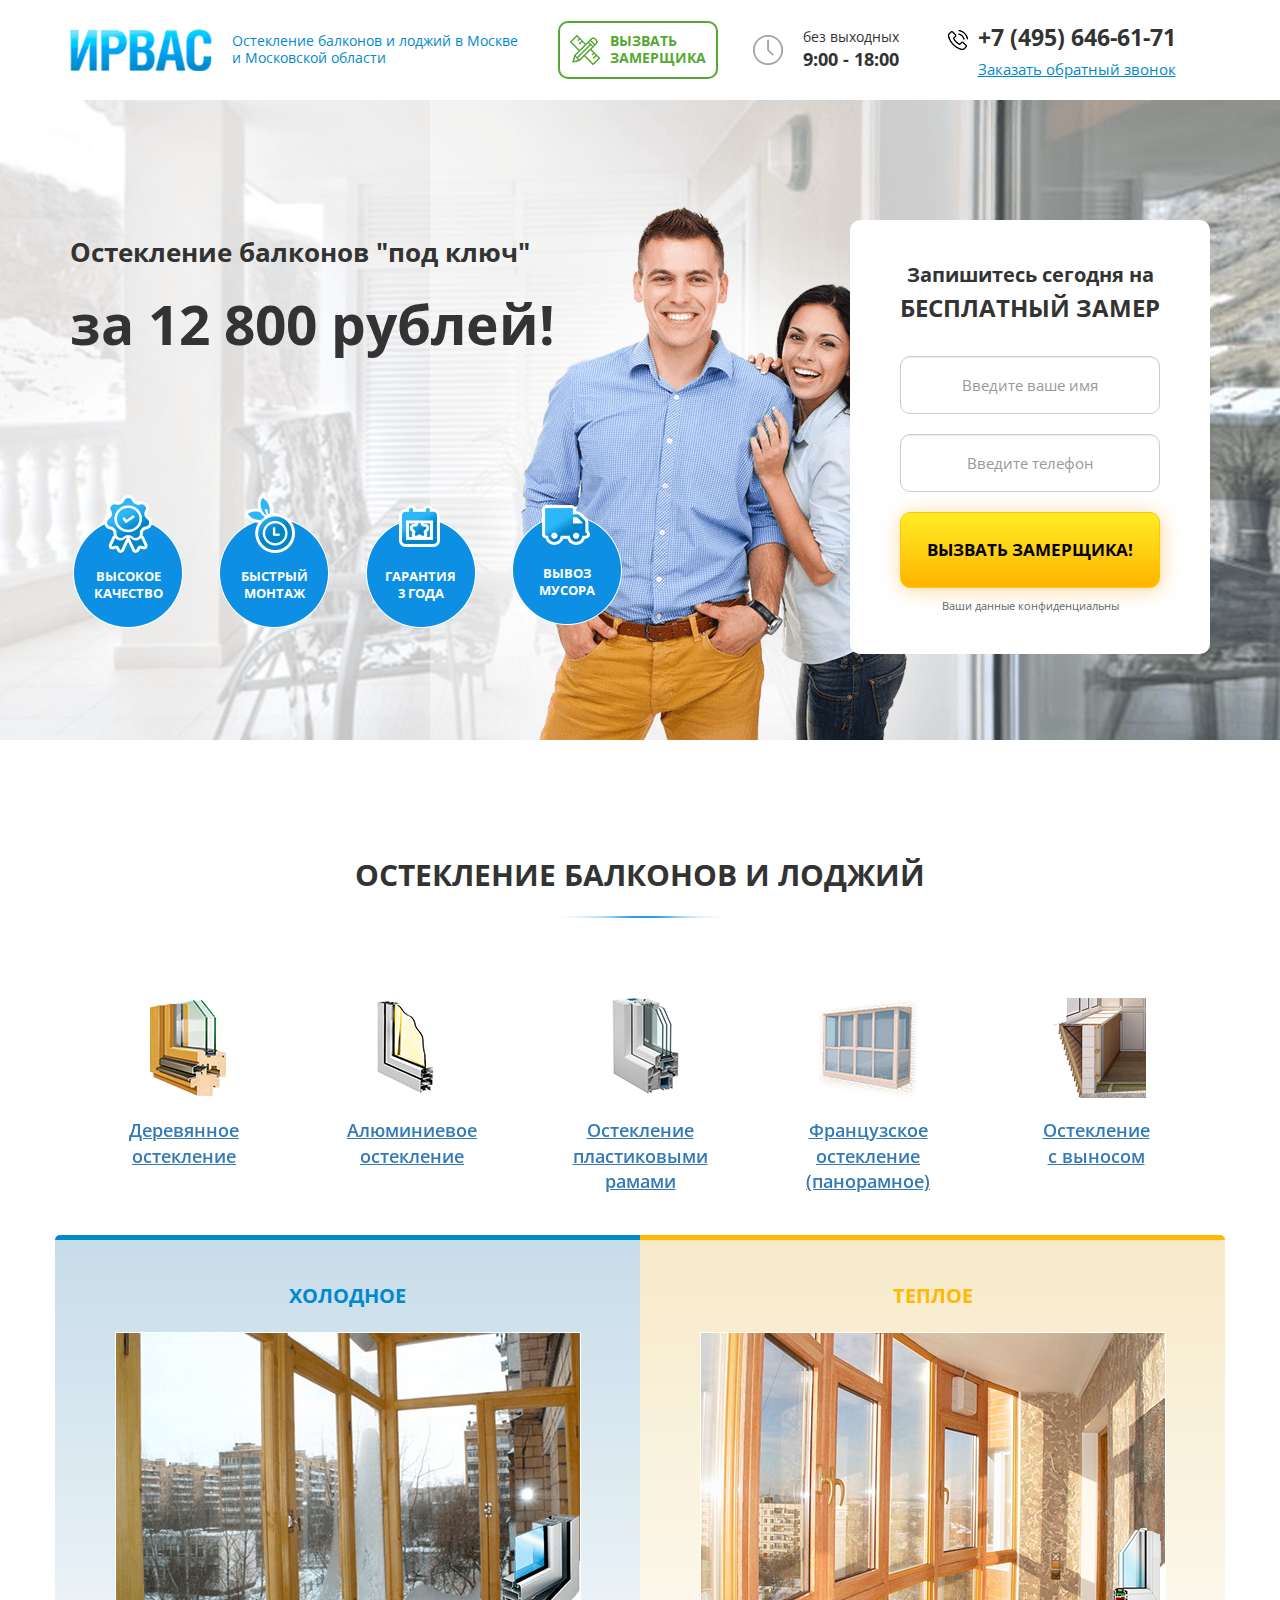
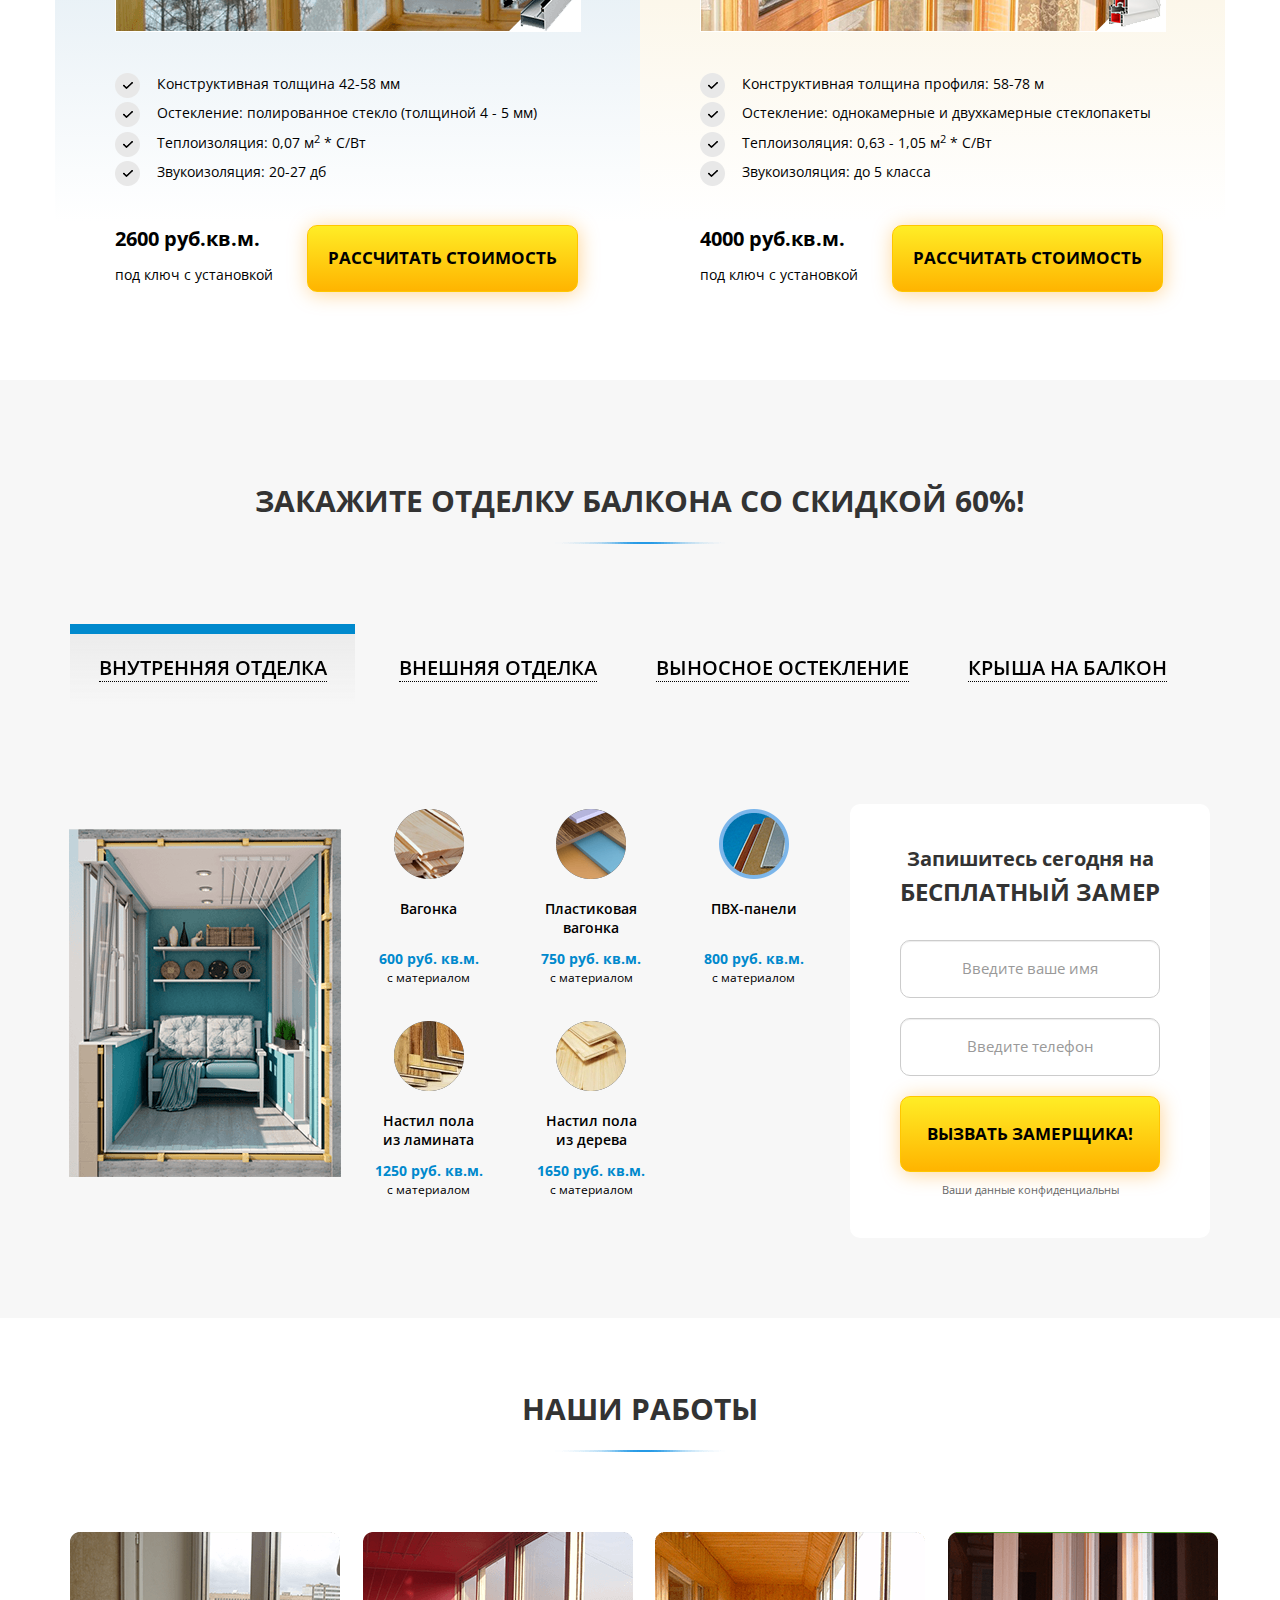
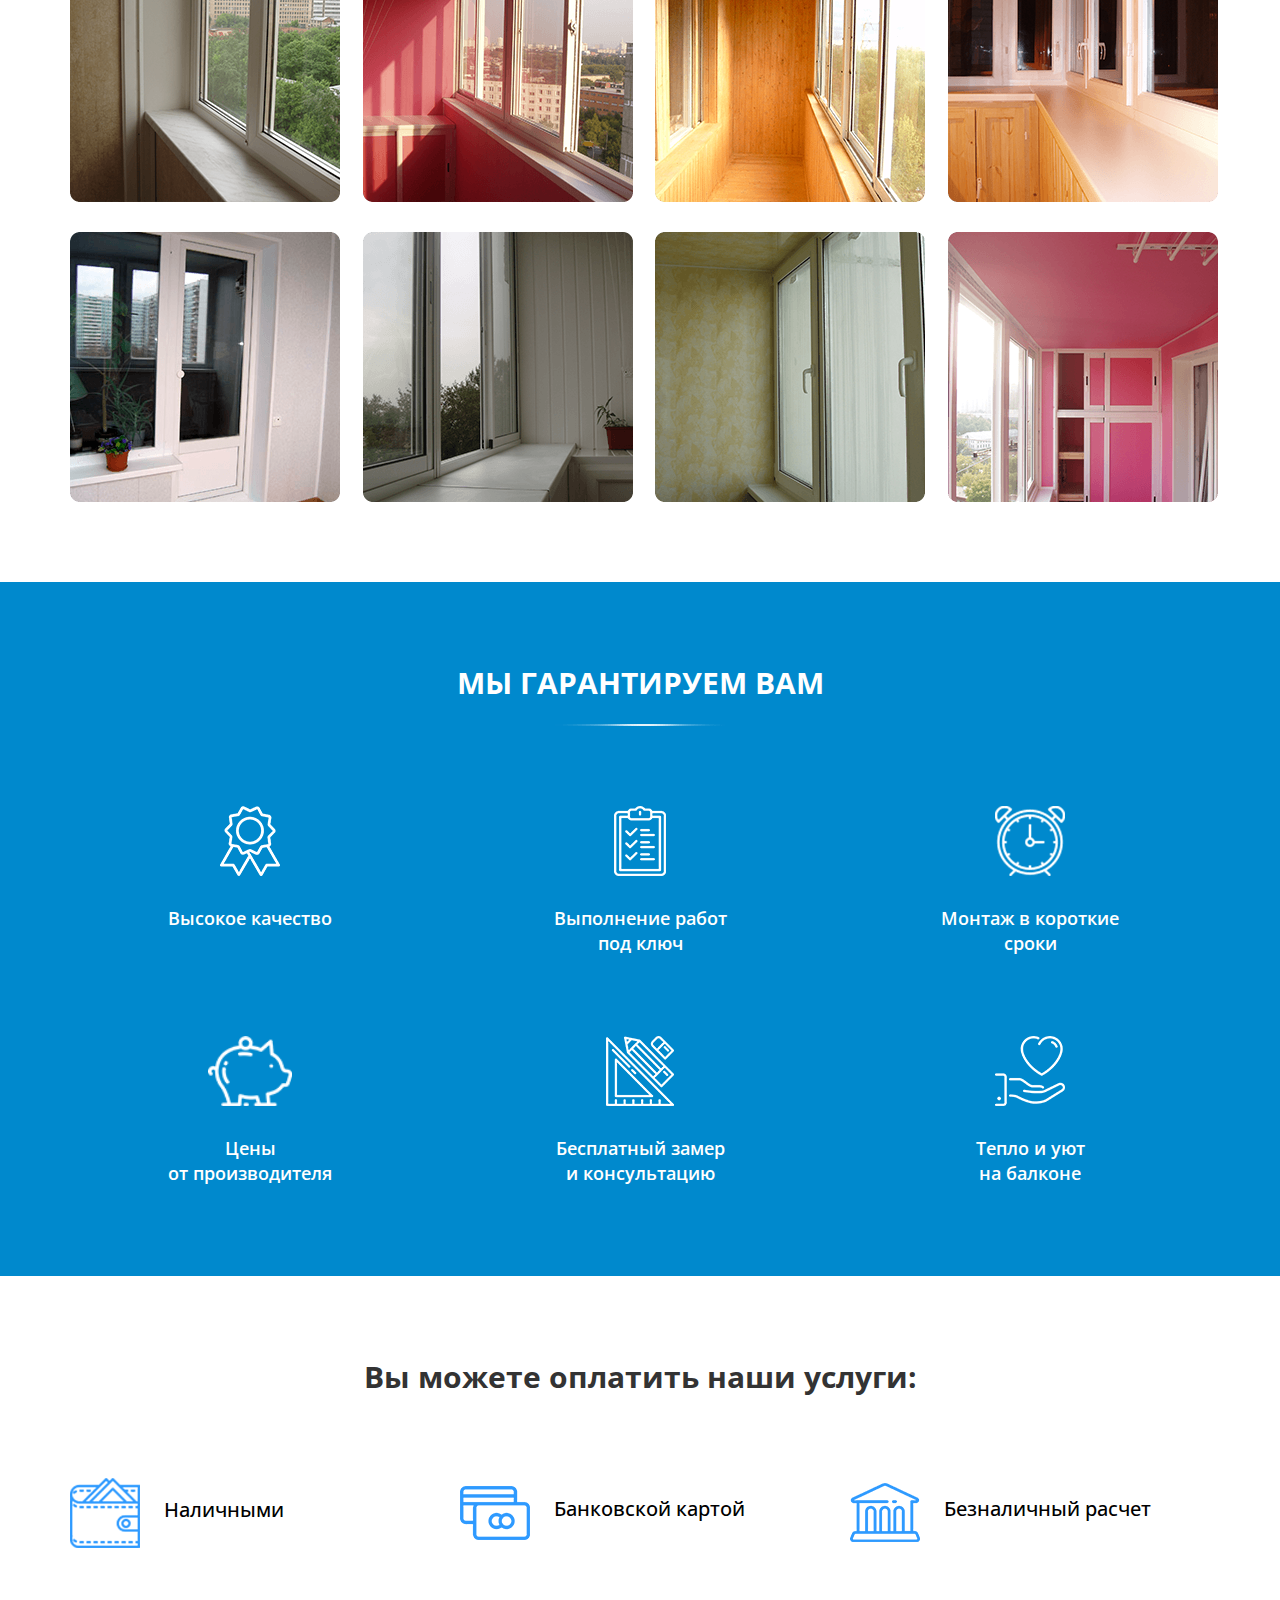
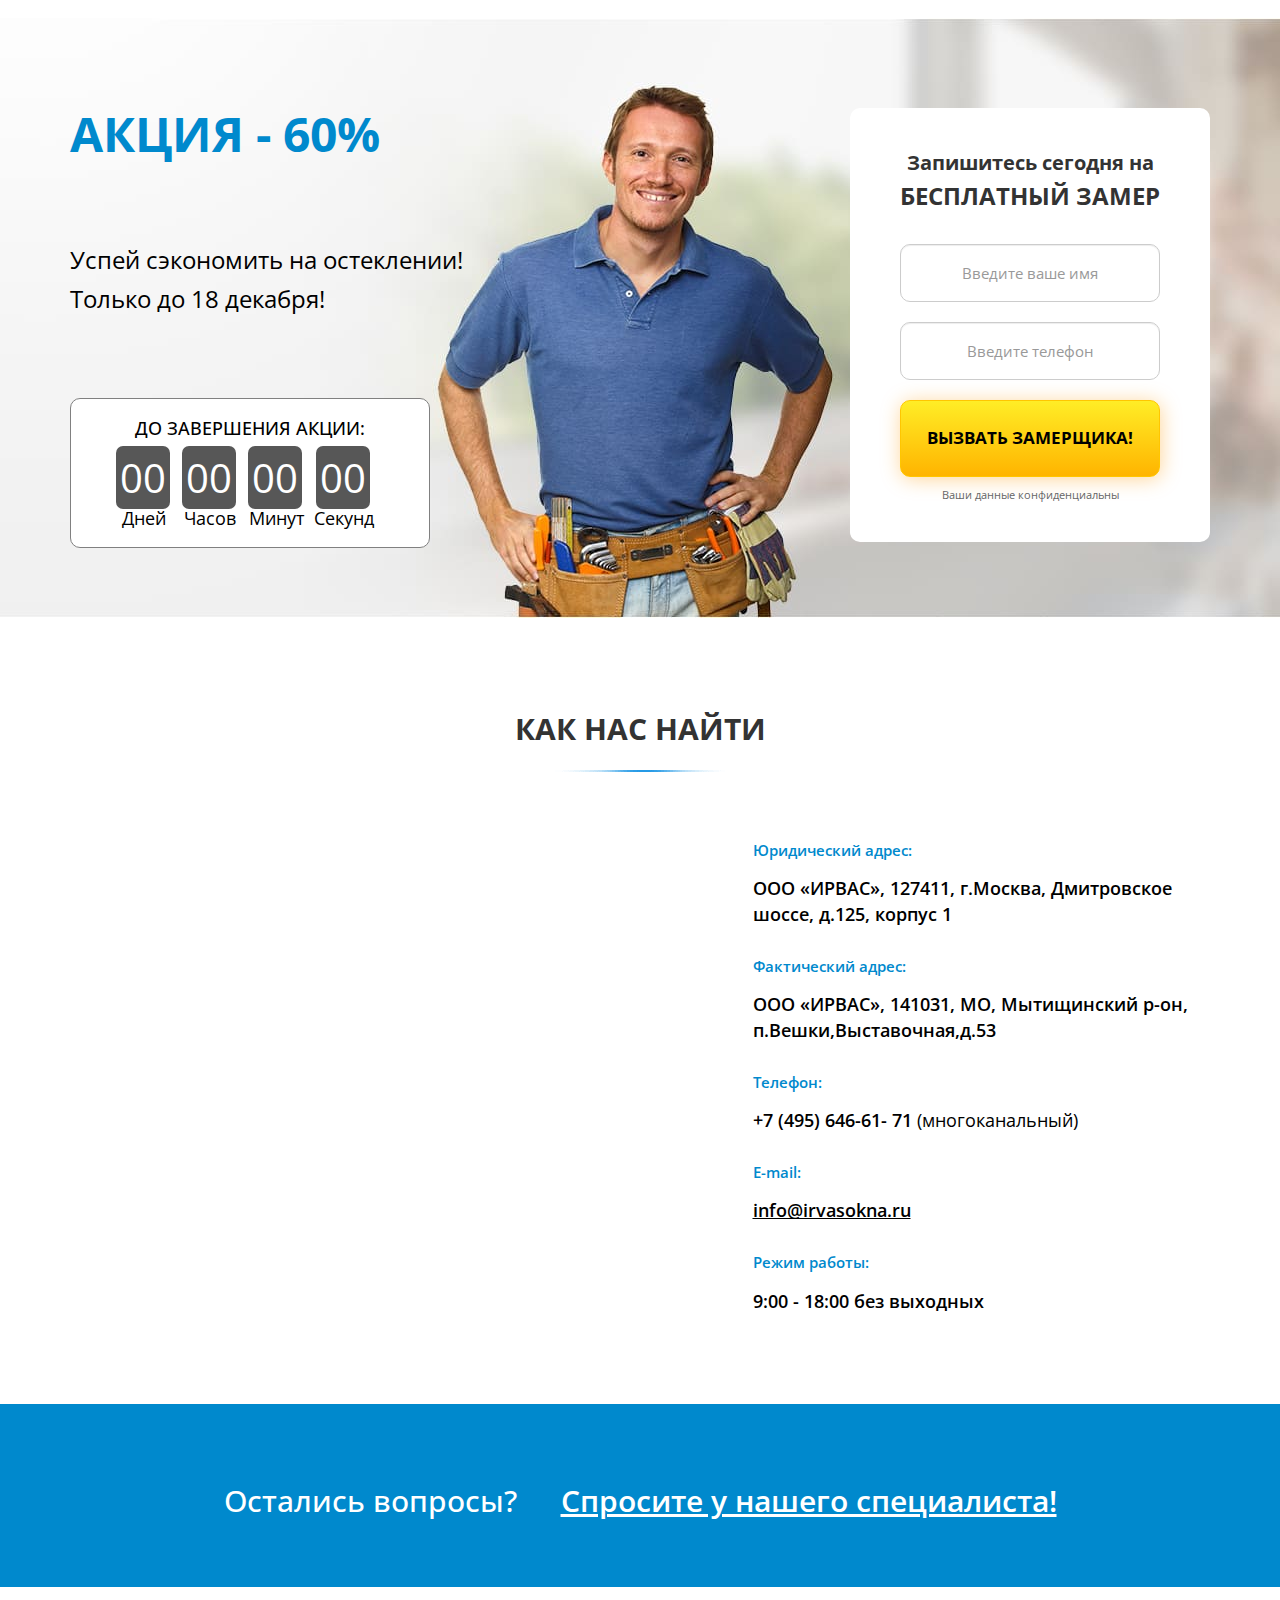
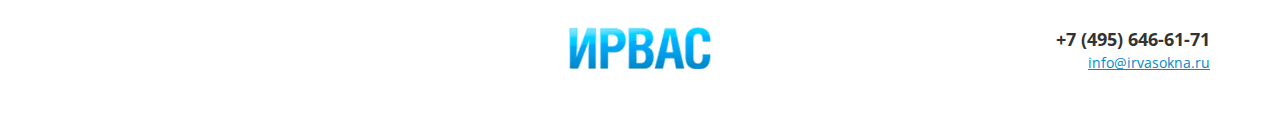
<file: window/index.html>
<!DOCTYPE html>
<html lang="ru">
  <head>
    <meta charset="utf-8">
    <meta http-equiv="X-UA-Compatible" content="IE=edge">
    <meta name="viewport" content="width=device-width, initial-scale=1">
    <link rel="icon" href="/favicon.ico">
    <title>Ирвас окна</title>
    <link href="assets/css/bootstrap.css" rel="stylesheet">
    <!-- Fonts -->
    <link href="https://fonts.googleapis.com/css?family=Open+Sans:400,700" rel="stylesheet">
    <!-- Slick Slider -->
    <link rel="stylesheet" href="assets/slick/slick.css">
    <link rel="stylesheet" href="assets/slick/slick-theme.css">
    <!-- Animate -->
    <link rel="stylesheet" href="assets/css/animate.min.css">
    <link href="assets/css/style.css" rel="stylesheet">
  </head>

	<body>
		<header class="header">
			<div class="container">
			<div class="row">

				<div class="col-md-5 col-sm-3 col-xs-12">
					<div class="logo">
					<div class="logo_img">
						<img src="assets/img/header/logo.png" alt="#">
					</div>
					<p>Остекление балконов и лоджий в Москве и Московской области</p>
					</div>
				</div>

				<div class="col-md-2 col-sm-3 col-xs-12">
				<div class="header_btn_wrap">
					<div class="header_btn_wrap_block">
						<button class="header_btn text-uppercase text-left popup_engineer_btn">
							Вызвать <br>замерщика
						</button>
					</div>
				</div>
				</div>

				<div class="col-md-2 col-sm-3 col-xs-6 text-left">
					<div class="working_hours">
					<div class="working_hours_img">
						<img src="assets/img/header/clock.png" alt="#">
					</div>
					<p>без выходных <span>9:00 - 18:00</span></p>
					</div>
				</div>

				<div class="col-md-3 col-sm-3 col-xs-6">
					<div class="contact_us">
					<div class="contact_us_wrap">
						<a href="#"><img src="assets/img/header/phone.png" alt="#">+7 (495) 646-61-71</a>
						<a class="phone_link" href="#">Заказать обратный звонок</a>
					</div>
					</div>
				</div>

			</div>
			</div>
		</header>
		
		<!-- Main -->
		<main class="main">
			<div class="container">
			<div class="row">

				<div class="col-lg-6 col-md-7 wow fadeInLeft">
					<h1><span>Остекление балконов "под ключ"<br></span>за 12 800 рублей!</h1>
					<div class="main_features">

					<div class="row">

						<div class="col-sm-3 col-xs-6">
						<div class="main_features_block">
							<img src="assets/img/main/icons/quality.png" alt="">
							<p>Высокое <br>качество</p>
						</div>
						</div>

						<div class="col-sm-3 col-xs-6">
						<div class="main_features_block">
							<img src="assets/img/main/icons/time.png" alt="">
							<p>Быстрый <br>монтаж</p>
						</div>
						</div>

					<div class="col-sm-3 col-xs-6">
						<div class="main_features_block">
							<img class="small_img" src="assets/img/main/icons/guaranty.png" alt="">
							<p>Гарантия <br>3 года</p>
						</div>
					</div>

						<div class="col-sm-3 col-xs-6">
						<div class="main_features_block">
							<img class="small_img" src="assets/img/main/icons/delivery.png" alt="">
							<p>Вывоз <br>мусора</p>
						</div>
						</div>

					</div>

					</div>
				</div>

				<div class="col-lg-4 col-lg-offset-2 col-md-5 col-md-offset-0 col-sm-8 col-sm-offset-2 col-xs-12 wow fadeInRight">
					<form class="form main_form" action="#">
					<h2>Запишитесь сегодня на <br><span>бесплатный замер</span></h2>
					<input class="form-control form_input" name="user_name" required type="text" placeholder="Введите ваше имя">
					<input class="form-control form_input" name="user_phone" required type="text" placeholder="Введите телефон">
					<button class="text-uppercase btn-block button" name="submit" type="submit">Вызвать замерщика!</button>
					<p class="form_notice">Ваши данные конфиденциальны</p>
					</form>
				</div>

			</div>
			</div>
		</main>

		<!-- Glazing -->
		<section class="glazing">
			<div class="container">

			<div class="section_header">
				<h2>Остекление балконов и лоджий</h2>
				<div class="section_header_sub"></div>
			</div>

			<!-- Slider -->
			<div class="glazing_slider">
				<div class="glazing_block text-center wow fadeInUp">
					<img src="assets/img/glazing/icons/1.png" alt="#">
					<a class="tree_link">Деревянное <br>остекление</a>
				</div>
				<div class="glazing_block text-center wow fadeInUp" data-wow-delay="0.1s">
					<img src="assets/img/glazing/icons/2.png" alt="#">
					<a class="aluminum_link">Алюминиевое <br>остекление</a>
				</div>
				<div class="glazing_block text-center wow fadeInUp" data-wow-delay="0.2s">
					<img src="assets/img/glazing/icons/3.png" alt="#">
					<a class="plastic_link">Остекление <br>пластиковыми <br>рамами</a>
				</div>
				<div class="glazing_block text-center wow fadeInUp" data-wow-delay="0.3s">
					<img src="assets/img/glazing/icons/4.png" alt="#">
					<a class="french_link">Французское <br>остекление <br>(панорамное)</a>
				</div>
				<div class="glazing_block text-center wow fadeInUp" data-wow-delay="0.4s">
					<img src="assets/img/glazing/icons/5.png" alt="#">
					<a class="rise_link">Остекление <br>с выносом</a>
				</div>
			</div>

			<!-- Tree -->
			<div class="row tree glazing_content faded">

				<div class="col-md-6 no-padding">
				<div class="glazing_cold">
					<h3>Холодное</h3>
					<img src="assets/img/glazing/img_cold.png" alt="#">
					<ul>
						<li>Конструктивная толщина 42-58 мм</li>
						<li>Остекление: полированное стекло (толщиной 4 - 5 мм)</li>
						<li>Теплоизоляция: 0,07 м<sup>2</sup> * С/Вт</li>
						<li>Звукоизоляция: 20-27 дб</li>
					</ul>
				</div> 
					<div class="glazing_price">
						<p>2600 руб.кв.м.<br><span>под ключ с установкой</span></p>
						<button  class="button glazing_price_btn text-uppercase popup_calc_btn">Рассчитать стоимость</button>
					</div>
				</div>

				<div class="col-md-6 no-padding">
					<div class="glazing_warm">
					<h3>теплое</h3>
					<img src="assets/img/glazing/img_warm.png" alt="#">
					<ul>
						<li>Конструктивная толщина профиля: 58-78 м</li>
						<li>Остекление: однокамерные и двухкамерные стеклопакеты</li>
						<li>Теплоизоляция: 0,63 - 1,05 м<sup>2</sup> * С/Вт</li>
						<li>Звукоизоляция: до 5 класса</li>
					</ul>
					</div> 
					<div class="glazing_price">
						<p>4000 руб.кв.м.<br><span>под ключ с установкой</span></p>
						<button class="button glazing_price_btn text-uppercase popup_calc_btn">Рассчитать стоимость</button>
					</div>
				</div>

			</div> <!-- /Tree -->

			<!-- Aluminum -->
			<div class="row aluminum glazing_content faded">

				<div class="col-md-6 no-padding">
				<div class="glazing_cold">
					<h3>Холодное</h3>
					<img src="assets/img/glazing/aluminum/cold.jpg" alt="#">
					<ul>
						<li>Конструктивная толщина 40-50 мм</li>
						<li>Остекление: полированное стекло (толщиной 4 - 5 мм)</li>
						<li>Теплоизоляция: 0,07 м<sup>2</sup> * С/Вт</li>
						<li>Звукоизоляция: 20-27 дб</li>
					</ul>
				</div> 
					<div class="glazing_price">
						<p>4000 руб.кв.м.<br><span>под ключ с установкой</span></p>
						<button class="button glazing_price_btn text-uppercase popup_calc_btn">Рассчитать стоимость</button>
					</div>
				</div>

				<div class="col-md-6 no-padding">
					<div class="glazing_warm">
					<h3>теплое</h3>
					<img src="assets/img/glazing/aluminum/warm.jpg" alt="#">
					<ul>
						<li>Конструктивная толщина профиля: 60-68 м</li>
						<li>Остекление: однокамерные и двухкамерные стеклопакеты</li>
						<li>Теплоизоляция: 0,63 - 1,05 м<sup>2</sup> * С/Вт</li>
						<li>Звукоизоляция: до 5 класса</li>
					</ul>
					</div> 
					<div class="glazing_price">
						<p>8000 руб.кв.м.<br><span>под ключ с установкой</span></p>
						<button class="button glazing_price_btn text-uppercase popup_calc_btn">Рассчитать стоимость</button>
					</div>
				</div>

			</div> <!-- /Aluminum -->

			<!-- Plastic -->
			<div class="row plastic glazing_content faded">

				<div class="col-md-6 col-md-offset-3 no-padding">
					<div class="glazing_warm">
					<h3>теплое</h3>
					<img src="assets/img/glazing/plastic/warm.jpg" alt="#">
					<ul>
						<li>Конструктивная толщина профиля: 58-70 м</li>
						<li>Остекление: однокамерные и двухкамерные стеклопакеты</li>
						<li>Теплоизоляция: 0,63 - 1,05 м<sup>2</sup> * С/Вт</li>
						<li>Звукоизоляция: до 5 класса</li>
					</ul>
					</div> 
					<div class="glazing_price">
						<p>5500 руб.кв.м.<br><span>под ключ с установкой</span></p>
						<button class="button glazing_price_btn text-uppercase popup_calc_btn">Рассчитать стоимость</button>
					</div>
				</div>

			</div> <!-- /Plastic -->

			<!-- French -->
			<div class="row french glazing_content faded">

				<div class="col-md-6 no-padding">
				<div class="glazing_cold">
					<h3>Пластик</h3>
					<img src="assets/img/glazing/french/plastic.jpg" alt="#">
					<ul>
						<li>Конструктивная толщина 58-70 мм</li>
						<li>Остекление: однокамерные и двухкамерные стеклопакеты</li>
						<li>Теплоизоляция: 0,63 - 1,05 м<sup>2</sup> * С/Вт</li>
						<li>Звукоизоляция: до 5 класса</li>
					</ul>
				</div> 
					<div class="glazing_price">
						<p>5500 руб.кв.м.<br><span>под ключ с установкой</span></p>
						<button class="button glazing_price_btn text-uppercase popup_calc_btn">Рассчитать стоимость</button>
					</div>
				</div>

				<div class="col-md-6 no-padding">
					<div class="glazing_warm">
					<h3>Алюминий</h3>
					<img src="assets/img/glazing/french/aluminum.jpg" alt="#">
					<ul>
						<li>Конструктивная толщина профиля: 60-68 мм</li>
						<li>Остекление: однокамерные и двухкамерные стеклопакеты</li>
						<li>Теплоизоляция: 0,63 - 1,05 м<sup>2</sup> * С/Вт</li>
						<li>Звукоизоляция: до 5 класса</li>
					</ul>
					</div> 
					<div class="glazing_price">
						<p>8000 руб.кв.м.<br><span>под ключ с установкой</span></p>
						<button class="button glazing_price_btn text-uppercase popup_calc_btn">Рассчитать стоимость</button>
					</div>
				</div>

			</div> <!-- /French -->

			<!-- Rise -->
			<div class="row rise glazing_content faded">

				<div class="col-md-6 no-padding">
				<div class="glazing_cold">
					<h3>Алюминий</h3>
					<img src="assets/img/glazing/rise/aluminum.jpg" alt="#">
					<ul>
						<li>Конструктивная толщина 40-50 мм</li>
						<li>Остекление: полированное стекло (толщиной 4 - 5 мм)</li>
						<li>Теплоизоляция: 0,07 м<sup>2</sup> * С/Вт</li>
						<li>Звукоизоляция: 20-27 дб</li>
					</ul>
				</div> 
					<div class="glazing_price">
						<p>4000 руб.кв.м.<br><span>под ключ с установкой</span></p>
						<button class="button glazing_price_btn text-uppercase popup_calc_btn">Рассчитать стоимость</button>
					</div>
				</div>

				<div class="col-md-6 no-padding">
					<div class="glazing_warm">
					<h3>Дерево</h3>
					<img src="assets/img/glazing/rise/tree.jpg" alt="#">
					<ul>
						<li>Конструктивная толщина профиля: 40-42 мм</li>
						<li>Остекление: полированное стекло (толщиной 4 мм)</li>
						<li>Теплоизоляция: 0,07 м<sup>2</sup> * С/Вт</li>
						<li>Звукоизоляция: 20-27 дб</li>
					</ul>
					</div> 
					<div class="glazing_price">
						<p>8000 руб.кв.м.<br><span>под ключ с установкой</span></p>
						<button class="button glazing_price_btn text-uppercase popup_calc_btn">Рассчитать стоимость</button>
					</div>
				</div>

			</div><!-- /Rise -->


			</div>
		</section>

		<!-- Decoration -->
		<section class="decoration">
			<div class="container">
			<div class="section_header">
				<h2>ЗАКАЖИТЕ ОТДЕЛКУ БАЛКОНА СО СКИДКОЙ 60%!</h2>
				<div class="section_header_sub"></div>
			</div>
			
			<!-- Slider -->
			<div class="decoration_slider">
					<div class="decoration_item  wow fadeInUp">
					<div class="internal_link no_click after_click"><a>Внутренняя отделка</a></div>
					</div>
					<div class="decoration_item wow fadeInUp" data-wow-delay="0.1s">
					<div class="external_link no_click"><a>Внешняя отделка</a></div>
					</div>
					<div class="decoration_item wow fadeInUp" data-wow-delay="0.2s">
					<div class="rising_link no_click"><a>Выносное остекление</a></div>
					</div>
					<div class="decoration_item wow fadeInUp" data-wow-delay="0.3s">
					<div class="roof_link no_click"><a>Крыша на балкон</a></div>
					</div>
			</div>

			<div class="decoration_content">

				<div class="row">
					
					<!-- internal -->
					<div class="internal">
					<div class="col-lg-3 col-md-4 col-md-offset-0 col-sm-6 col-sm-offset-3 col-xs-8 col-xs-offset-2 no-padding">
						<div class="decoration_img">
							<img src="assets/img/decoration/decoration_img.png" alt="">
						</div>
					</div>
					<!-- Material -->
					<div class="col-lg-5 col-md-8 col-xs-12">
						<div class="row">
						<div class="col-lg-4 col-md-4 col-sm-4 col-xs-6">
							<div class="decoration_content_material text-center">
								<img src="assets/img/decoration/material/lining.png" alt="#">
								<h3>Вагонка</h3>
								<p>600 руб. кв.м.<span>с материалом</span></p>
							</div>
						</div>
						<div class="col-lg-4 col-md-4 col-sm-4 col-xs-6">
							<div class="decoration_content_material text-center">
								<img src="assets/img/decoration/material/plastic.png" alt="#">
								<h3>Пластиковая вагонка</h3>
								<p>750 руб. кв.м.<span>с материалом</span></p>
							</div>
						</div>
						<div class="col-lg-4 col-md-4 col-sm-4 col-xs-6">
							<div class="decoration_content_material text-center">
								<img src="assets/img/decoration/material/pvh.png" alt="#">
								<h3>ПВХ-панели</h3>
								<p>800 руб. кв.м.<span>с материалом</span></p>
							</div>
						</div>
						<div class="col-lg-4 col-md-4 col-sm-4 col-xs-6">
							<div class="decoration_content_material text-center">
								<img src="assets/img/decoration/material/laminate.png" alt="#">
								<h3>Настил пола <br>из ламината</h3>
								<p>1250 руб. кв.м.<span>с материалом</span></p>
							</div>
						</div>
						<div class="col-lg-4 col-md-4 col-sm-4 col-xs-6">
							<div class="decoration_content_material text-center">
								<img src="assets/img/decoration/material/tree.png" alt="#">
								<h3>Настил пола <br>из дерева</h3>
								<p>1650 руб. кв.м.<span>с материалом</span></p>
							</div>
						</div>
						</div>
					</div>
					<div class="col-lg-4 col-lg-offset-0 col-md-6 col-md-offset-3 col-sm-8 col-sm-offset-2 col-xs-12">
						<form class="form main_form decoration_form" action="#">
							<h2>Запишитесь сегодня на <br><span>бесплатный замер</span></h2>
							<input class="form-control form_input" name="user_name" required type="text" placeholder="Введите ваше имя">
							<input class="form-control form_input" name="user_phone" required type="text" placeholder="Введите телефон">
							<button class="text-uppercase btn-block button" name="submit" type="submit">Вызвать замерщика!</button>
							<p class="form_notice">Ваши данные конфиденциальны</p>
						</form>
					</div> 
					</div> <!-- /internal -->

					<!-- external -->
					<div class="external">
					<div class="col-lg-3 col-md-4 col-md-offset-0 col-sm-6 col-sm-offset-3 col-xs-8 col-xs-offset-2 no-padding">
						<div class="decoration_img">
							<img src="assets/img/decoration/2/decoration2_img.png" alt="" style="margin-top: 3rem;">
						</div>
					</div>
					<!-- Material -->
					<div class="col-lg-5 col-md-8 col-xs-12">
						<div class="row">
						<div class="col-lg-4 col-md-4 col-sm-4 col-xs-6">
							<div class="decoration_content_material text-center">
								<img src="assets/img/decoration/2/metal.png" alt="#">
								<h3>Металлический <br>сайдинг</h3>
								<p>600 руб. кв.м.<span>с материалом</span></p>
							</div>
						</div>
						<div class="col-lg-4 col-md-4 col-sm-4 col-xs-6">
							<div class="decoration_content_material text-center">
								<img src="assets/img/decoration/2/plastic.png" alt="#">
								<h3>Пластиковая <br>вагонка</h3>
								<p>750 руб. кв.м.<span>с материалом</span></p>
							</div>
						</div>
						<div class="col-lg-4 col-md-4 col-sm-4 col-xs-6">
							<div class="decoration_content_material text-center">
								<img src="assets/img/decoration/2/profnastil.png" alt="#">
								<h3>Профнастил</h3>
								<p>800 руб. кв.м.<span>с материалом</span></p>
							</div>
						</div>
						<div class="col-lg-4 col-md-4 col-sm-4 col-xs-6">
							<div class="decoration_content_material text-center">
								<img src="assets/img/decoration/2/tree.png" alt="#">
								<h3>Деревянная <br>вагонка</h3>
								<p>1250 руб. кв.м.<span>с материалом</span></p>
							</div>
						</div>
						<div class="col-lg-4 col-md-4 col-sm-4 col-xs-6">
							<div class="decoration_content_material text-center">
								<img src="assets/img/decoration/2/vinil.png" alt="#">
								<h3>Виниловый <br>сайдинг</h3>
								<p>1650 руб. кв.м.<span>с материалом</span></p>
							</div>
						</div>
						</div>
					</div>
					<div class="col-lg-4 col-lg-offset-0 col-md-6 col-md-offset-3 col-sm-8 col-sm-offset-2 col-xs-12">
						<form class="form main_form decoration_form" action="#">
							<h2>Запишитесь сегодня на <br><span>бесплатный замер</span></h2>
							<input class="form-control form_input" name="user_name" required type="text" placeholder="Введите ваше имя">
							<input class="form-control form_input" name="user_phone" required type="text" placeholder="Введите телефон">
							<button class="text-uppercase btn-block button" name="submit" type="submit">Вызвать замерщика!</button>
							<p class="form_notice">Ваши данные конфиденциальны</p>
						</form>
					</div> 
					</div>
					<!-- .external -->

					<!-- rising -->
					<div class="rising">
					<div class="col-lg-3 col-md-4 col-md-offset-0 col-sm-6 col-sm-offset-3 col-xs-8 col-xs-offset-2 no-padding">
						<div class="decoration_img">
							<img src="assets/img/decoration/3/decoration3_img.jpg" alt="" style="margin-top: 3rem;">
						</div>
					</div>
					<!-- Material -->
					<div class="col-lg-5 col-md-8 col-xs-12">
						<div class="row">
						<div class="col-lg-4 col-md-4 col-sm-4 col-xs-6">
							<div class="decoration_content_material text-center">
								<img src="assets/img/decoration/3/aluminum.png" alt="#">
								<h3>Алюминиевый <br>профиль</h3>
								<p>600 руб. кв.м.<span>с материалом</span></p>
							</div>
						</div>
						<div class="col-lg-4 col-md-4 col-sm-4 col-xs-6">
							<div class="decoration_content_material text-center">
								<img src="assets/img/decoration/3/bezram.png" alt="#">
								<h3>Безрамное <br>остекление</h3>
								<p>750 руб. кв.м.<span>с материалом</span></p>
							</div>
						</div>
						<div class="col-lg-4 col-md-4 col-sm-4 col-xs-6">
							<div class="decoration_content_material text-center">
								<img src="assets/img/decoration/3/pvh.png" alt="#">
								<h3>ПВХ <br>профиль</h3>
								<p>800 руб. кв.м.<span>с материалом</span></p>
							</div>
						</div>
						<div class="col-lg-4 col-md-4 col-sm-4 col-xs-6">
							<div class="decoration_content_material text-center">
								<img src="assets/img/decoration/3/tree.png" alt="#">
								<h3>Деревянный <br>профиль</h3>
								<p>1250 руб. кв.м.<span>с материалом</span></p>
							</div>
						</div>
						</div>
					</div>
					<div class="col-lg-4 col-lg-offset-0 col-md-6 col-md-offset-3 col-sm-8 col-sm-offset-2 col-xs-12">
						<form class="form main_form decoration_form" action="#">
							<h2>Запишитесь сегодня на <br><span>бесплатный замер</span></h2>
							<input class="form-control form_input" name="user_name" required type="text" placeholder="Введите ваше имя">
							<input class="form-control form_input" name="user_phone" required type="text" placeholder="Введите телефон">
							<button class="text-uppercase btn-block button" name="submit" type="submit" >Вызвать замерщика!</button>
							<p class="form_notice">Ваши данные конфиденциальны</p>
						</form>
					</div> 
					</div>
					<!-- /rising -->

					<!-- roof -->
					<div class="roof">
					<div class="col-lg-3 col-md-4 col-md-offset-0 col-sm-6 col-sm-offset-3 col-xs-8 col-xs-offset-2 no-padding">
						<div class="decoration_img">
							<img src="assets/img/decoration/4/decoration4_img.png" alt="" style="margin-top: 3rem;">
						</div>
					</div>
					<!-- Material -->
					<div class="col-lg-5 col-md-8 col-xs-12">
						<div class="row">
						<div class="col-lg-4 col-md-4 col-sm-4 col-xs-6">
							<div class="decoration_content_material text-center">
								<img src="assets/img/decoration/4/gofrolist.png" alt="#">
								<h3>Гофролист</h3>
								<p>600 руб. кв.м.<span>с материалом</span></p>
							</div>
						</div>
						<div class="col-lg-4 col-md-4 col-sm-4 col-xs-6">
							<div class="decoration_content_material text-center">
								<img src="assets/img/decoration/4/metallocherepitsa.png" alt="#">
								<h3>Металлочерепица</h3>
								<p>750 руб. кв.м.<span>с материалом</span></p>
							</div>
						</div>
						<div class="col-lg-4 col-md-4 col-sm-4 col-xs-6">
							<div class="decoration_content_material text-center">
								<img src="assets/img/decoration/4/ondulin.png" alt="#">
								<h3>Ондулин</h3>
								<p>800 руб. кв.м.<span>с материалом</span></p>
							</div>
						</div>
						<div class="col-lg-4 col-md-4 col-sm-4 col-xs-6">
							<div class="decoration_content_material text-center">
								<img src="assets/img/decoration/4/polikarbonat.png" alt="#">
								<h3>Поликарбонат</h3>
								<p>1250 руб. кв.м.<span>с материалом</span></p>
							</div>
						</div>
						<div class="col-lg-4 col-md-4 col-sm-4 col-xs-6">
							<div class="decoration_content_material text-center">
								<img src="assets/img/decoration/4/steklopaket.png" alt="#">
								<h3>Стеклопакет</h3>
								<p>1650 руб. кв.м.<span>с материалом</span></p>
							</div>
						</div>
						</div>
					</div>
					<div class="col-lg-4 col-lg-offset-0 col-md-6 col-md-offset-3 col-sm-8 col-sm-offset-2 col-xs-12">
						<form class="form main_form decoration_form" action="#">
							<h2>Запишитесь сегодня на <br><span>бесплатный замер</span></h2>
							<input class="form-control form_input" name="user_name" required type="text" placeholder="Введите ваше имя">
							<input class="form-control form_input" name="user_phone" required type="text" placeholder="Введите телефон">
							<button class="text-uppercase btn-block button" name="submit" type="submit">Вызвать замерщика!</button>
							<p class="form_notice">Ваши данные конфиденциальны</p>
						</form>
					</div> 
					</div>
					<!-- /roof -->

				</div><!-- row -->

			</div> <!-- decoration_content -->

			</div> <!-- container -->
		</section>

		<div class="overlay"></div>

		<!-- Our works -->
		<section class="works">
			
			<div class="container">
			<div class="section_header">
				<h2>Наши работы</h2>
				<div class="section_header_sub"></div>
			</div>
			<div class="row">
					<div class="col-lg-3 col-md-4 col-sm-6 col-xs-12 text-center wow fadeIn"><a href="assets/img/our_works/big_img/1.png"><img class="preview" src="assets/img/our_works/1.png" alt="window"></a></div>
					<div class="col-lg-3 col-md-4 col-sm-6 col-xs-12 text-center wow fadeIn" data-wow-delay="0.1s"><a href="assets/img/our_works/big_img/2.png"><img class="preview" src="assets/img/our_works/2.png" alt="window"></a></div>
					<div class="col-lg-3 col-md-4 col-sm-6 col-xs-12 text-center wow fadeIn" data-wow-delay="0.2s"><a href="assets/img/our_works/big_img/3.png"><img class="preview" src="assets/img/our_works/3.png" alt="window"></a></div>
					<div class="col-lg-3 col-md-4 col-sm-6 col-xs-12 text-center wow fadeIn" data-wow-delay="0.3s"><a href="assets/img/our_works/big_img/4.png"><img class="preview" src="assets/img/our_works/4.png" alt="window"></a></div>
					<div class="col-lg-3 col-md-4 col-sm-6 col-xs-12 text-center wow fadeIn" data-wow-delay="0.4s"><a href="assets/img/our_works/big_img/5.png"><img class="preview" src="assets/img/our_works/5.png" alt="window"></a></div>
					<div class="col-lg-3 col-md-4 col-sm-6 col-xs-12 text-center wow fadeIn" data-wow-delay="0.5s"><a href="assets/img/our_works/big_img/6.png"><img class="preview" src="assets/img/our_works/6.png" alt="window"></a></div>
					<div class="col-lg-3 col-md-4 col-sm-6 col-xs-12 text-center wow fadeIn" data-wow-delay="0.6s"><a href="assets/img/our_works/big_img/7.png"><img class="preview" src="assets/img/our_works/7.png" alt="window"></a></div>
					<div class="col-lg-3 col-md-4 col-sm-6 col-xs-12 text-center wow fadeIn" data-wow-delay="0.7s"><a href="assets/img/our_works/big_img/8.png"><img class="preview" src="assets/img/our_works/8.png" alt="window"></a></div>
			</div>
			</div>
		</section>

		<!-- Guarantees -->
		<section class="guarantees">
			<div class="container">
			<div class="section_header guarantees_header">
				<h2>мы гарантируем вам</h2>
				<div class="section_header_sub guarantees_header_sub"></div>
			</div>
			<div class="row">
				<div class="col-md-4 col-sm-6 col-xs-6 text-center wow fadeInUp">
					<div class="guarantees_block">
					<img src="assets/img/guarantees/1.png" alt="#">
					<h3>Высокое качество</h3>
					</div>
				</div>
				<div class="col-md-4 col-sm-6 col-xs-6 text-center wow fadeInUp" data-wow-delay="0.1s">
					<div class="guarantees_block">
					<img src="assets/img/guarantees/2.png" alt="">
					<h3>Выполнение работ <br>под ключ</h3>
					</div>
				</div>
				<div class="col-md-4 col-sm-6 col-xs-6 text-center wow fadeInUp" data-wow-delay="0.2s">
					<div class="guarantees_block">
					<img src="assets/img/guarantees/3.png" alt="">
					<h3>Монтаж в короткие <br>сроки</h3>
					</div>
				</div>
				<div class="col-md-4 col-sm-6 col-xs-6 text-center wow fadeInUp" data-wow-delay="0.3s">
					<div class="guarantees_block">
					<img src="assets/img/guarantees/4.png" alt="">
					<h3>Цены <br>от производителя</h3>
					</div>
				</div>
				<div class="col-md-4 col-sm-6 col-xs-6 text-center wow fadeInUp" data-wow-delay="0.4s">
					<div class="guarantees_block">
					<img src="assets/img/guarantees/5.png" alt="">
					<h3>Бесплатный замер <br>и консультацию</h3>
					</div>
				</div>
				<div class="col-md-4 col-sm-6 col-xs-6 text-center wow fadeInUp" data-wow-delay="0.5s">
					<div class="guarantees_block">
					<img src="assets/img/guarantees/6.png" alt="">
					<h3>Тепло и уют <br>на балконе</h3>
					</div>
				</div>
			</div>
			</div>
		</section>

		<!-- Payment -->
		<section class="payment">
			<div class="container">
			<div class="section_header payment_header">
				<h2>Вы можете оплатить наши услуги:</h2>
			</div>
			<div class="row">
				<div class="col-md-4 col-sm-4 wow bounceIn">
					<div class="payment_item">
					<div class="payment_img">
						<img src="assets/img/payment/wallet.png" alt="">
					</div>
					<h3>Наличными</h3>
					</div>
				</div>
				<div class="col-md-4 col-sm-4 wow bounceIn" data-wow-delay="0.3s">
					<div class="payment_item">
					<div class="payment_img">
						<img src="assets/img/payment/credit-card.png" alt="">
					</div>
					<h3>Банковской картой</h3>
					</div>
				</div>
				<div class="col-md-4 col-sm-4 wow bounceIn" data-wow-delay="0.6s">
				<div class="payment_item">
					<div class="payment_img">
						<img src="assets/img/payment/museum.png" alt="">
					</div>
					<h3>Безналичный расчет</h3>
				</div>
				</div>
			</div>
			</div>
		</section>

		<!-- Sale -->
		<section class="sale">
			<div class="container">
			<div class="row">
				<div class="col-lg-5 col-md-6 wow fadeInLeft">
					<h2 class="sale_title">Акция - 60%</h2>
					<p class="sale_subtitle">Успей сэкономить на остеклении! Только до 18 декабря!</p>
					<div class="timer1" id="timer">
						<p><h4>ДО ЗАВЕРШЕНИЯ АКЦИИ:</h4></p>
						<div class="container1">
							<div class="numbers1"><div><span id="days">08</span></div><div class="description1">Дней</div></div>
							<div class="numbers1"><div><span id="hours">18</span></div><div class="description1">Часов</div></div>
							<div class="numbers1"><div><span id="minutes">33</span></div><div class="description1">Минут</div></div>
							<div class="numbers1"><div><span id="seconds">44</span></div><div class="description1">Секунд</div></div>      
						</div>
					</div>
				</div>
			
				<div class="col-lg-4 col-lg-offset-3 col-md-5 col-md-offset-1 col-sm-8 col-sm-offset-2 wow fadeInRight">
					<form class="form main_form" action="#">
					<h2>Запишитесь сегодня на <br><span>бесплатный замер</span></h2>
					<input class="form-control form_input" name="user_name" required type="text" placeholder="Введите ваше имя">
					<input class="form-control form_input" name="user_phone" required type="text" placeholder="Введите телефон">
					<button class="text-uppercase btn-block button" name="submit" type="submit">Вызвать замерщика!</button>
					<p class="form_notice">Ваши данные конфиденциальны</p>
					</form>
				</div>
			</div>
			</div>
		</section>

		<!-- Contacts -->
		<section class="contacts">
			<div class="container">
			<div class="section_header">
				<h2>Как нас найти</h2>
				<div class="section_header_sub"></div>
			</div>
			<div class="row">
				<div class="col-lg-6 col-md-6 wow fadeInLeft">
					<iframe class="map" src="https://www.google.com/maps/embed?pb=!1m18!1m12!1m3!1d2235.2618174047184!2d37.602909316080805!3d55.92749898597191!2m3!1f0!2f0!3f0!3m2!1i1024!2i768!4f13.1!3m3!1m2!1s0x46b53a0ac32d875f%3A0xe1064c1e68c2b74a!2z0JLRi9GB0YLQsNCy0L7Rh9C90LDRjywgNTMsINCS0LXRiNC60LgsINCc0L7RgdC60L7QstGB0LrQsNGPINC-0LHQuy4sIDEyNzU0Mw!5e0!3m2!1sru!2sru!4v1510535523155" width="550" height="450" style="border:0" allowfullscreen></iframe>
				</div>
				<div class="col-lg-5 col-lg-offset-1 col-md-6 col-md-offset-0 wow fadeInRight">
					<div class="contacts_info">
					<h3>Юридический адрес:</h3>
					<p>ООО «ИРВАС», 127411, г.Москва, Дмитровское шоссе, д.125, корпус 1</p>
					<h3>Фактический адрес:</h3>
					<p>ООО «ИРВАС», 141031, МО, Мытищинский р-он, п.Вешки,Выставочная,д.53</p>
					<h3>Телефон:</h3>
					<p>+7 (495) 646-61- 71 <span>(многоканальный)</span></p>
					<h3>E-mail:</h3>
					<a href="#">info@irvasokna.ru</a>
					<h3>Режим работы:</h3>
					<p>9:00 - 18:00 без выходных</p>
					</div>
				</div>
			</div>
			</div>
		</section>

		<!-- Feedback -->
		<section class="feedback">
			<div class="container">
			<div class="feedback_block text-center">
				<h3>Остались вопросы?</h3>
				<a class="phone_link" href="#">Спросите у нашего специалиста!</a>
			</div>
			</div>
		</section>

		<!-- Footer -->
		<footer class="footer">
			<div class="container">
			<div class="row">
				<div class="col-sm-4 col-sm-push-8 col-xs-12">
					<div class="contacts">
					<a class="phone" href="#">+7 (495) 646-61-71</a>
					<a class="email" href="#">info@irvasokna.ru</a>
					</div>
				</div>
				<div class="col-sm-4 col-xs-12">
					<div class="logo">
					<img src="assets/img/header/logo.png" alt="#">
					</div>
				</div>
				<div class="col-sm-4 col-sm-pull-8 col-xs-12">
					<div class="copyright">
					</div>
				</div>
			</div>
			</div>
		</footer>

		<!-- Modals -->
		<!-- Request a call -->
		<div class="popup" data-modal>
			<div class="popup_dialog">
					<div class="popup_content text-center">
						<button type="button" class="popup_close"><strong>&times;</strong></button>
						<div class="popup_form">
							<form class="form" action="#">
								<h2>Введите ваши данные <br>и нажмите заказать звонок</h2>
									<input class="form-control form_input" name="user_name" required type="text" placeholder="Введите ваше имя">
									<input class="form-control form_input" name="user_phone" required type="text" placeholder="Введите телефон">
									<button class="text-uppercase btn-block button" name="submit" type="submit">Заказать звонок</button>
									<p class="form_notice">Перезвоним в течение 10 минут</p>
							</form>
						</div>
					</div>
			</div>
		</div>

		<!-- Request an engineer -->
		<div class="popup_engineer" data-modal>
			<div class="popup_dialog">
					<div class="popup_content text-center">
						<button type="button" class="popup_close"><strong>&times;</strong></button>
						<div class="popup_form">
							<form class="form" action="#">
								<h2>Запишитесь сегодня на <br><span>бесплатный замер</span></h2>
								<input class="form-control form_input" name="user_name" required type="text" placeholder="Введите ваше имя">
								<input class="form-control form_input" name="user_phone" required type="text" placeholder="Введите телефон">
								<button class="text-uppercase btn-block button" name="submit" type="submit">Вызвать замерщика!</button>
								<p class="form_notice">Ваши данные конфиденциальны</p>
							</form>
						</div>
					</div>
			</div>
		</div>

		<!-- Calculator -->
		<div class="popup_calc" data-modal>
			<div class="popup_dialog">
					<div class="popup_calc_content text-center">
						<button type="button" class="popup_calc_close"><strong>&times;</strong></button>
						<h2>Калькулятор</h2>
						<h3>Выберите форму балкона <br>и укажите размеры</h3>
						<div class="balcon_icons">
							<span class="balcon_icons_img do_image_more">
								<img src="assets/img/modal_calc/balkon/ba_01.png" alt="Тип1"></span>
							<span class="balcon_icons_img">
								<img src="assets/img/modal_calc/balkon/ba_02.png" alt="Тип2"></span>
							<span class="balcon_icons_img">
								<img src="assets/img/modal_calc/balkon/ba_03.png" alt="Тип3"></span>
							<span class="balcon_icons_img"> 
								<img src="assets/img/modal_calc/balkon/ba_04.png" alt="Тип4"></span>
							</div>
							<div class="big_img text-center">
								<img src="assets/img/modal_calc/balkon/type1.png" alt="Тип1">
								<img src="assets/img/modal_calc/balkon/type2.png" alt="Тип2">
								<img src="assets/img/modal_calc/balkon/type3.png" alt="Тип3">
								<img src="assets/img/modal_calc/balkon/type4.png" alt="Тип4">
							</div>
						<input class="form-control" id="width" type="text" placeholder="Ширина" required>
						<label for="width">мм</label>
						<div class="multiplication"><strong>&times;</strong></div>
						<input class="form-control" id="height" type="text" placeholder="Высота" required>
						<label for="height">мм</label>
						<button class="button popup_calc_button">Далее</button>
					</div>
			</div>
		</div> 

		<div class="popup_calc_profile" data-modal>
			<div class="popup_dialog">
					<div class="popup_calc_profile_content text-center">
						<button type="button" class="popup_calc_profile_close"><strong>&times;</strong></button>
						<h2>Калькулятор</h2>
						<h3>Выберите тип остекления <br>и его профиль</h3>
						<select class="form-control" name="view" id="view_type">
							<option value="tree">Деревянное остекление</option>
							<option value="aluminum">Алюминиевое остекление</option>
							<option value="plastic">Остекление пластиковыми рамами</option>
							<option value="french">Панорамное остекление</option>
							<option value="overhang">Остекление с выносом</option>
						</select>
						<img src="assets/img/modal_calc/icon_cold.png" alt="">
						<label>
								<input class="checkbox" type="checkbox" name="checkbox-test">
								<span class="checkbox-custom" id="cold"></span>
								<span class="label">Холодное</span>
						</label>
						<img src="assets/img/modal_calc/icon_warm.png" alt="">
						<label>
								<input class="checkbox" type="checkbox" name="checkbox-test">
								<span class="checkbox-custom" id="warm"></span>
								<span class="label">Теплое</span>
						</label>

						<button class="button popup_calc_profile_button">Далее</button>
					</div>
			</div>
		</div> 

		<div class="popup_calc_end" data-modal>
			<div class="popup_dialog">
					<div class="popup_content text-center">
						<button type="button" class="popup_calc_end_close"><strong>&times;</strong></button>
						<div class="popup_form">
							<form class="form" action="#" data-calc='end'>
								<h2>Спасибо за обращение! <br>Оставьте свои данные</h2>
									<input class="form-control form_input" name="user_name" required type="text" placeholder="Введите ваше имя">
									<input class="form-control form_input" name="user_phone" required type="text" placeholder="Введите телефон">
									<button class="text-uppercase btn-block button" name="submit" type="submit">Рассчитать стоимость</button>
									<p class="form_notice">Перезвоним в течение 10 минут</p>
							</form>
						</div>
					</div>
			</div>
		</div>
		<script src="script.js"></script>
  	</body>
</html>
</file>
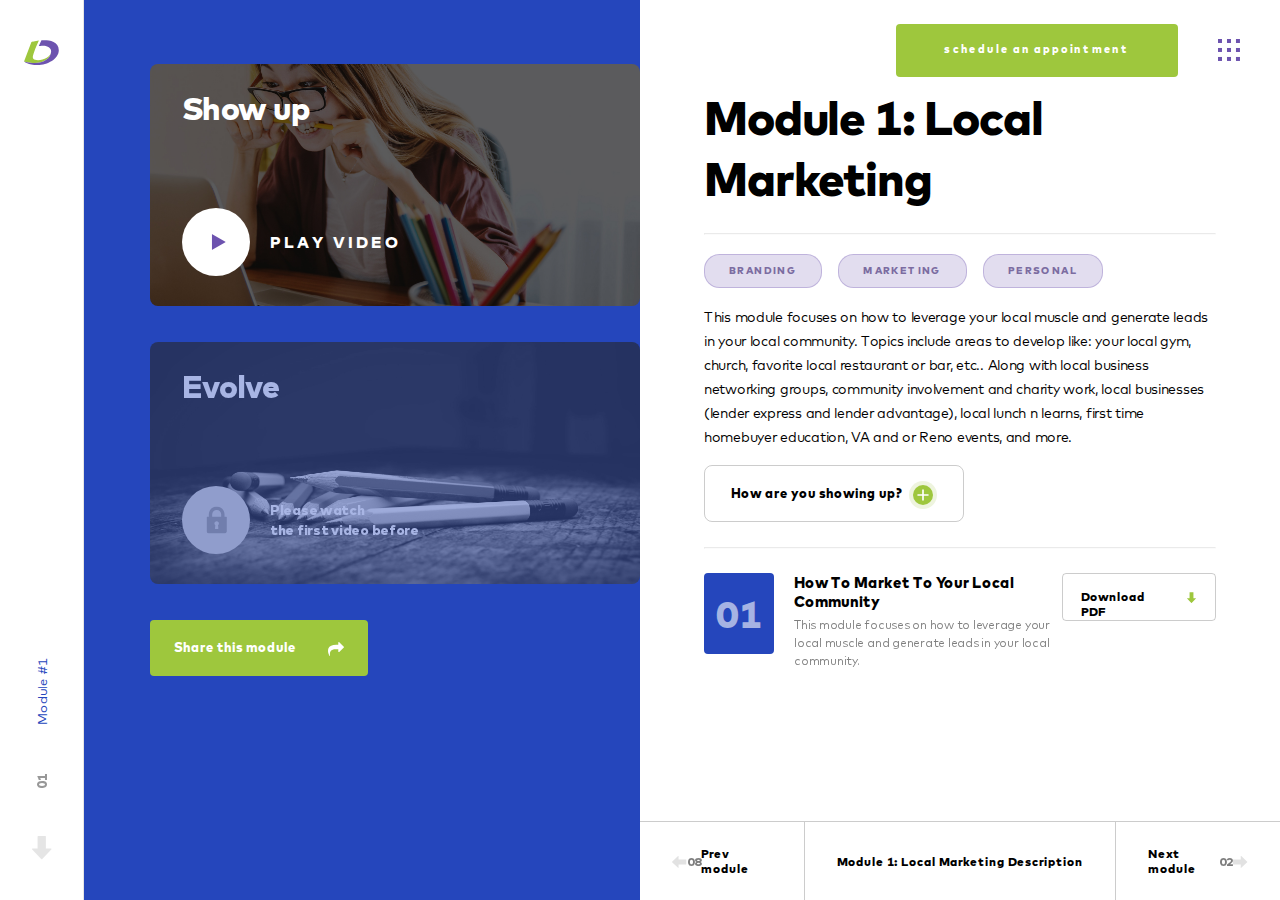
<file: OOP/modules.html>
<!DOCTYPE html>
<html lang="en">
<head>
    <meta charset="UTF-8">
    <meta name="viewport" content="width=device-width, initial-scale=1.0">
    <meta http-equiv="X-UA-Compatible" content="ie=edge">
    <title>Modules</title>
    <link rel="stylesheet" href="assets/css/font.css">
    <link rel="stylesheet" href="assets/css/animate.css">
    <link rel="stylesheet" href="assets/css/style.css">
</head>
<body>
    <div class="moduleapp">
        <div class="module" id="1">
            <div class="menu">
                <div class="evolve hidden">show<span>up:</span>evolve</div>
                <div class="menu__block">
                    <a class="btn menu__block-schedule">
                            schedule an appointment
                    </a>
                    <svg viewBox="0 0 22 22" fill="none" xmlns="http://www.w3.org/2000/svg">
                        <rect x="8.98242" y="8.98242" width="4" height="4" fill="#6D53AF"/>
                        <rect width="3.98828" height="3.98828" fill="#6D53AF"/>
                        <rect x="8.98242" y="17.9648" width="4" height="4" fill="#6D53AF"/>
                        <rect y="8.98242" width="3.98828" height="3.98828" fill="#6D53AF"/>
                        <rect y="17.9648" width="4" height="4" fill="#6D53AF"/>
                        <rect x="17.9648" width="3.98828" height="3.98828" fill="#6D53AF"/>
                        <rect x="8.98242" width="3.98828" height="3.98828" fill="#6D53AF"/>
                        <rect x="17.9648" y="8.98242" width="4" height="4" fill="#6D53AF"/>
                        <rect x="17.9648" y="17.9648" width="4" height="4" fill="#6D53AF"/>
                    </svg>
                </div>
            </div>
            <div class="sidecontrol">
                <a href="#">
                    <svg width="35" height="25" viewBox="0 0 35 25" fill="none" xmlns="http://www.w3.org/2000/svg">
                        <path fill-rule="evenodd" clip-rule="evenodd" d="M0.0371094 21.388L7.41866 2.12134C7.41866 2.12134 11.0514 1.16004 14.8913 0.592773C11.1097 8.48623 8.82759 15.8142 8.82759 16.9457C8.82759 18.0767 9.15378 20.1594 14.0216 20.1594C19.7984 20.1594 27.13 16.6202 27.13 11.2118C27.13 18.4392 19.4091 23.0112 10.905 23.0112C4.56389 23.0112 0.0371094 21.388 0.0371094 21.388Z" fill="#9EC73D"/>
                        <path fill-rule="evenodd" clip-rule="evenodd" d="M27.1304 11.212C27.1304 18.4393 19.4096 23.0114 10.9054 23.0114C4.56435 23.0114 0.108398 21.3882 0.108398 21.3882C0.108398 21.3882 3.92507 24.978 13.6608 24.978C23.3947 24.978 34.7983 18.9304 34.7983 10.1792C34.7983 -1.87078 17.4608 0.351842 17.4608 0.351842L14.8078 5.94232C14.8078 5.94232 17.2983 5.6566 19.3614 5.6566C22.2626 5.6566 27.1304 6.93577 27.1304 11.212Z" fill="#6D53AF"/>
                    </svg>
                </a>
                <div class="sidecontrol__controls">
                    <a class="next" href="#">
                        <svg  viewBox="0 0 20 24" fill="none" xmlns="http://www.w3.org/2000/svg">
                            <path opacity="0.1" d="M19.4155 12.9143C19.3432 12.7329 19.1746 12.6145 18.9874 12.6145H13.9114V0.485189C13.9114 0.217373 13.7039 0 13.4482 0H6.03659C5.78089 0 5.57335 0.217373 5.57335 0.485189V12.6145H0.477884C0.290755 12.6145 0.122127 12.7329 0.0498639 12.9134C-0.0214873 13.0949 0.0174236 13.3035 0.14992 13.4423L9.39126 23.1535C9.47833 23.2447 9.59602 23.2962 9.71922 23.2962C9.84243 23.2962 9.96012 23.2447 10.0472 23.1545L19.3154 13.4432C19.4479 13.3044 19.4877 13.0958 19.4155 12.9143Z" fill="#000"/>
                        </svg>
                    </a>
                    <span class="sidecontrol__controls-count">01</span>
                    <div class="sidecontrol__controls-show regular">Module #1</div>
                </div>
            </div>
            <div class="module__wrapper">
                <div class="module__video">
                    <div class="module__video-item module__video-item_1">
                        <div class="video__title">Show up</div>
                        <div data-url="ZpCluchEflg" class="play">
                            <div class="play__circle">
                                <svg viewBox="0 0 14 16" fill="none" xmlns="http://www.w3.org/2000/svg">
                                    <path d="M14 8L0 16V0L14 8Z" fill="#6D53AF"/>
                                </svg>
                            </div>
                            <div class="play__text">play video</div>
                        </div>
                    </div>
                    <div class="module__video-item module__video-item_2">
                        <div class="video__title">Evolve</div>
                        <div data-url="jrTMMG0zJyI" class="play">
                            <div class="play__circle closed">
                                <svg class="lock" width="21" height="27" viewBox="0 0 21 27" fill="none" xmlns="http://www.w3.org/2000/svg">
                                    <g opacity="0.24">
                                    <path fill-rule="evenodd" clip-rule="evenodd" d="M19.6875 10.125H18V7.875C18 3.53271 14.4673 0 10.125 0C5.78265 0 2.25 3.53271 2.25 7.875V10.125H0.5625C0.251587 10.125 0 10.3766 0 10.6875V24.75C0 25.991 1.00909 27 2.25 27H18.0001C19.2409 27 20.25 25.991 20.25 24.75V10.6875C20.25 10.3766 19.9984 10.125 19.6875 10.125ZM11.8093 21.8755C11.8268 22.0342 11.7758 22.1935 11.6692 22.3127C11.5626 22.4319 11.4099 22.5 11.2501 22.5H9.00006C8.97614 22.5 8.95239 22.4985 8.92896 22.4956C8.87848 22.4891 8.82935 22.4758 8.78284 22.4564C8.70648 22.4244 8.63727 22.3757 8.58093 22.3127C8.54712 22.2749 8.51892 22.233 8.4967 22.1885C8.44885 22.0925 8.42883 21.9839 8.44086 21.8755L8.79572 18.6844C8.21948 18.2654 7.87506 17.6023 7.87506 16.875C7.87506 15.6342 8.88416 14.625 10.1251 14.625C11.366 14.625 12.3751 15.634 12.3751 16.875C12.3751 17.6023 12.0307 18.2654 11.4545 18.6844L11.8093 21.8755ZM5.625 7.875V10.125H14.6249V7.875C14.6249 5.39368 12.6063 3.375 10.125 3.375C7.64374 3.375 5.625 5.39368 5.625 7.875Z" fill="black"/>
                                    </g>
                                </svg>                                    
                            </div>
                            <div class="play__text attention">Please watch<br>
                                the first video before</div>
                        </div>
                    </div>
                    <button class="btn">
                        <div class="share">Share this module</div>
                        <svg width="16" height="14" viewBox="0 0 16 14" fill="none" xmlns="http://www.w3.org/2000/svg">
                            <path fill-rule="evenodd" clip-rule="evenodd" d="M15.8305 4.64626L11.259 0.166292C11.1459 0.055441 11.012 0 10.8572 0C10.7025 0 10.5685 0.055441 10.4555 0.166292C10.3423 0.277205 10.2857 0.408467 10.2857 0.56011V2.80009H8.28572C4.04151 2.80009 1.43748 3.97554 0.473063 6.32637C0.157677 7.10794 0 8.07931 0 9.24014C0 10.2084 0.377994 11.5238 1.13392 13.1863C1.15175 13.2273 1.18289 13.2971 1.22761 13.3962C1.2723 13.4953 1.31242 13.5828 1.34814 13.6587C1.38398 13.7345 1.42269 13.7986 1.46432 13.8511C1.53568 13.9503 1.61905 14 1.71431 14C1.8036 14 1.87355 13.9709 1.92418 13.9125C1.97469 13.8542 1.99999 13.7812 1.99999 13.694C1.99999 13.6413 1.99255 13.5641 1.97763 13.462C1.96274 13.3598 1.95527 13.2915 1.95527 13.2564C1.92547 12.8599 1.91058 12.5009 1.91058 12.1803C1.91058 11.5911 1.96274 11.0632 2.06682 10.5966C2.17105 10.1298 2.31537 9.72596 2.49995 9.38467C2.68449 9.04326 2.9225 8.74889 3.21425 8.50095C3.50587 8.25302 3.81981 8.05037 4.15612 7.89285C4.49249 7.73529 4.88831 7.61132 5.34367 7.52094C5.79901 7.43053 6.25731 7.3678 6.71868 7.33277C7.18004 7.29774 7.70236 7.28033 8.28572 7.28033H10.2857V9.52037C10.2857 9.67202 10.3422 9.80331 10.4552 9.9141C10.5684 10.0248 10.7023 10.0803 10.857 10.0803C11.0117 10.0803 11.1457 10.0248 11.259 9.9141L15.8304 5.43398C15.9435 5.32313 16 5.19193 16 5.04026C16 4.88861 15.9435 4.75732 15.8305 4.64626Z" fill="white"/>
                        </svg>
                    </button>
                </div>
                <div class="module__info">
                    <div class="title">Module 1: Local Marketing</div>
                    <hr>
                    <div class="module__info-tags">
                        <div class="badge">branding</div>
                        <div class="badge">marketing</div>
                        <div class="badge">personal</div>
                    </div>
                    <div class="module__info-descr">
                        This module focuses on how to leverage your local muscle and generate leads in your local community. Topics include areas to develop like: your local gym, church, favorite local restaurant or bar, etc.. Along with local business networking groups, community involvement and charity work, local businesses (lender express and lender advantage), local lunch n learns, first time homebuyer education, VA
                        and or Reno events, and more.
                    </div>
                    <div class="module__info-show">
                        <div class="show">How are you showing up?</div>
                        <div class="plus">
                            <div class="plus__content">
                                <svg viewBox="0 0 12 12" fill="none" xmlns="http://www.w3.org/2000/svg">
                                    <path d="M5.16699 1.00033C5.16699 0.540088 5.54009 0.166992 6.00033 0.166992C6.46056 0.166992 6.83366 0.540088 6.83366 1.00033V11.0003C6.83366 11.4606 6.46056 11.8337 6.00033 11.8337C5.54009 11.8337 5.16699 11.4606 5.16699 11.0003V1.00033Z" fill="white"/>
                                    <path d="M1.00033 6.83366C0.540088 6.83366 0.166992 6.46056 0.166992 6.00033C0.166992 5.54009 0.540088 5.16699 1.00033 5.16699H11.0003C11.4606 5.16699 11.8337 5.54009 11.8337 6.00033C11.8337 6.46056 11.4606 6.83366 11.0003 6.83366H1.00033Z" fill="white"/>
                                </svg>
                            </div>
                        </div>
                    </div>
                    <div class="msg">Lorem ipsum dolor sit amet, consectetur adipiscing elit, sed do eiusmod tempor incididunt ut labore et dolore magna aliqua. Ut enim ad minim veniam, quis nostrud exercitation ullamco laboris nisi ut aliquip ex ea commodo consequat. Duis aute irure dolor in reprehenderit in voluptate velit esse cillum dolore eu fugiat nulla pariatur. Excepteur sint occaecat cupidatat non proident, sunt in culpa qui officia deserunt mollit anim id est laborum.</div>
                    <hr>
                    <div class="module__info-book">
                        <div class="book">
                            <div class="book__cover">01</div>
                            <div class="book__info">
                                <div class="book__info-name">How To Market To Your Local Community</div>
                                <div class="book__info-descr">
                                    This module focuses on how to leverage your<br> local muscle and generate leads in your local<br> community.
                                </div>
                            </div>
                        </div>
                        <div class="download">
                            <div class="download__text">Download PDF</div>
                            <svg width="12" height="14" viewBox="0 0 12 14" fill="none" xmlns="http://www.w3.org/2000/svg">
                                <path fill-rule="evenodd" clip-rule="evenodd" d="M11.0729 7.37079C11.0317 7.26723 10.9354 7.19966 10.8286 7.19966H7.93152V0.276919C7.93152 0.124064 7.81307 0 7.66713 0H3.43699C3.29105 0 3.1726 0.124064 3.1726 0.276919V7.19968H0.264389C0.157587 7.19968 0.0613428 7.26726 0.020099 7.37027C-0.0206243 7.47383 0.00158393 7.59291 0.0772058 7.67211L5.35165 13.2147C5.40135 13.2668 5.46852 13.2962 5.53884 13.2962C5.60915 13.2962 5.67632 13.2668 5.72602 13.2153L11.0158 7.67266C11.0914 7.59343 11.1142 7.47437 11.0729 7.37079Z" fill="#9EC73D"/>
                            </svg>
                        </div>
                    </div>

                    <div class="module__info-controls">
                        <div class="prev">
                            <a class="prevmodule" href="#">
                                <svg width="15" height="12" viewBox="0 0 15 12" fill="none" xmlns="http://www.w3.org/2000/svg">
                                    <path d="M6.371 11.9057C6.48234 11.8614 6.555 11.7579 6.555 11.643V8.52805L13.9984 8.52805C14.1627 8.52805 14.2961 8.40069 14.2961 8.24377L14.2961 3.69548C14.2961 3.53857 14.1627 3.41121 13.9984 3.41121L6.55497 3.41121L6.55497 0.284274C6.55497 0.169439 6.48231 0.0659564 6.37156 0.0216107C6.26021 -0.0221754 6.13218 0.00170305 6.04701 0.0830124L0.0875187 5.75415C0.0315533 5.80758 -1.62125e-05 5.8798 -1.62125e-05 5.95541C-1.62125e-05 6.03102 0.0315533 6.10324 0.0869322 6.15667L6.04643 11.8443C6.13162 11.9256 6.25963 11.9501 6.371 11.9057Z" fill="#E2E2E2"/>
                                </svg>
                            </a>
                            <div class="prev__counter">08</div>
                            <div class="prev__text">Prev module</div>
                        </div>
                        <div class="current">
                            Module 1: Local Marketing Description
                        </div>
                        <div class="next">
                            <div class="next__text">Next module</div>
                            <div class="next__counter">02</div>
                            <a class="nextmodule" href="#">
                                <svg width="15" height="12" viewBox="0 0 15 12" fill="none" xmlns="http://www.w3.org/2000/svg">
                                    <path d="M7.92514 11.9057C7.8138 11.8614 7.74114 11.7579 7.74114 11.643V8.52805L0.297746 8.52805C0.133395 8.52805 0 8.40069 0 8.24377L0 3.69548C0 3.53857 0.133395 3.41121 0.297746 3.41121L7.74117 3.41121L7.74117 0.284274C7.74117 0.169439 7.81383 0.0659564 7.92459 0.0216107C8.03593 -0.0221754 8.16397 0.00170305 8.24913 0.0830124L14.2086 5.75415C14.2646 5.80758 14.2962 5.8798 14.2962 5.95541C14.2962 6.03102 14.2646 6.10324 14.2092 6.15667L8.24971 11.8443C8.16452 11.9256 8.03652 11.9501 7.92514 11.9057Z" fill="#E2E2E2"/>
                                </svg>
                            </a>
                        </div>
                    </div>

                </div>
            </div>
        </div>
        <div class="module" id="2">
            <div class="menu">
                <div class="evolve hidden">show<span>up:</span>evolve</div>
                <div class="menu__block">
                    <a class="btn menu__block-schedule">
                            schedule an appointment
                    </a>
                    <svg viewBox="0 0 22 22" fill="none" xmlns="http://www.w3.org/2000/svg">
                        <rect x="8.98242" y="8.98242" width="4" height="4" fill="#6D53AF"/>
                        <rect width="3.98828" height="3.98828" fill="#6D53AF"/>
                        <rect x="8.98242" y="17.9648" width="4" height="4" fill="#6D53AF"/>
                        <rect y="8.98242" width="3.98828" height="3.98828" fill="#6D53AF"/>
                        <rect y="17.9648" width="4" height="4" fill="#6D53AF"/>
                        <rect x="17.9648" width="3.98828" height="3.98828" fill="#6D53AF"/>
                        <rect x="8.98242" width="3.98828" height="3.98828" fill="#6D53AF"/>
                        <rect x="17.9648" y="8.98242" width="4" height="4" fill="#6D53AF"/>
                        <rect x="17.9648" y="17.9648" width="4" height="4" fill="#6D53AF"/>
                    </svg>
                </div>
            </div>
            <div class="sidecontrol">
                <a href="#">
                    <svg width="35" height="25" viewBox="0 0 35 25" fill="none" xmlns="http://www.w3.org/2000/svg">
                        <path fill-rule="evenodd" clip-rule="evenodd" d="M0.0371094 21.388L7.41866 2.12134C7.41866 2.12134 11.0514 1.16004 14.8913 0.592773C11.1097 8.48623 8.82759 15.8142 8.82759 16.9457C8.82759 18.0767 9.15378 20.1594 14.0216 20.1594C19.7984 20.1594 27.13 16.6202 27.13 11.2118C27.13 18.4392 19.4091 23.0112 10.905 23.0112C4.56389 23.0112 0.0371094 21.388 0.0371094 21.388Z" fill="#9EC73D"/>
                        <path fill-rule="evenodd" clip-rule="evenodd" d="M27.1304 11.212C27.1304 18.4393 19.4096 23.0114 10.9054 23.0114C4.56435 23.0114 0.108398 21.3882 0.108398 21.3882C0.108398 21.3882 3.92507 24.978 13.6608 24.978C23.3947 24.978 34.7983 18.9304 34.7983 10.1792C34.7983 -1.87078 17.4608 0.351842 17.4608 0.351842L14.8078 5.94232C14.8078 5.94232 17.2983 5.6566 19.3614 5.6566C22.2626 5.6566 27.1304 6.93577 27.1304 11.212Z" fill="#6D53AF"/>
                    </svg>
                </a>
                <div class="sidecontrol__controls">
                    <a class="next" href="#">
                        <svg  viewBox="0 0 20 24" fill="none" xmlns="http://www.w3.org/2000/svg">
                            <path opacity="0.1" d="M19.4155 12.9143C19.3432 12.7329 19.1746 12.6145 18.9874 12.6145H13.9114V0.485189C13.9114 0.217373 13.7039 0 13.4482 0H6.03659C5.78089 0 5.57335 0.217373 5.57335 0.485189V12.6145H0.477884C0.290755 12.6145 0.122127 12.7329 0.0498639 12.9134C-0.0214873 13.0949 0.0174236 13.3035 0.14992 13.4423L9.39126 23.1535C9.47833 23.2447 9.59602 23.2962 9.71922 23.2962C9.84243 23.2962 9.96012 23.2447 10.0472 23.1545L19.3154 13.4432C19.4479 13.3044 19.4877 13.0958 19.4155 12.9143Z" fill="#000"/>
                        </svg>
                    </a>
                    <span class="sidecontrol__controls-count">02</span>
                    <div class="sidecontrol__controls-show regular">Module #2</div>
                </div>
            </div>
            <div class="module__wrapper">
                <div class="module__video">
                    <div class="module__video-item module__video-item_3">
                        <div class="video__title">Show up</div>
                        <div data-url="aQ-2JkcdbQA" class="play">
                            <div class="play__circle">
                                <svg viewBox="0 0 14 16" fill="none" xmlns="http://www.w3.org/2000/svg">
                                    <path d="M14 8L0 16V0L14 8Z" fill="#6D53AF"/>
                                </svg>
                            </div>
                            <div class="play__text">play video</div>
                        </div>
                    </div>
                    <div class="module__video-item module__video-item_4">
                        <div class="video__title">Evolve</div>
                        <div data-url="KOX67QP75ZY" class="play">
                            <div class="play__circle closed">
                                <svg class="lock" width="21" height="27" viewBox="0 0 21 27" fill="none" xmlns="http://www.w3.org/2000/svg">
                                    <g opacity="0.24">
                                    <path fill-rule="evenodd" clip-rule="evenodd" d="M19.6875 10.125H18V7.875C18 3.53271 14.4673 0 10.125 0C5.78265 0 2.25 3.53271 2.25 7.875V10.125H0.5625C0.251587 10.125 0 10.3766 0 10.6875V24.75C0 25.991 1.00909 27 2.25 27H18.0001C19.2409 27 20.25 25.991 20.25 24.75V10.6875C20.25 10.3766 19.9984 10.125 19.6875 10.125ZM11.8093 21.8755C11.8268 22.0342 11.7758 22.1935 11.6692 22.3127C11.5626 22.4319 11.4099 22.5 11.2501 22.5H9.00006C8.97614 22.5 8.95239 22.4985 8.92896 22.4956C8.87848 22.4891 8.82935 22.4758 8.78284 22.4564C8.70648 22.4244 8.63727 22.3757 8.58093 22.3127C8.54712 22.2749 8.51892 22.233 8.4967 22.1885C8.44885 22.0925 8.42883 21.9839 8.44086 21.8755L8.79572 18.6844C8.21948 18.2654 7.87506 17.6023 7.87506 16.875C7.87506 15.6342 8.88416 14.625 10.1251 14.625C11.366 14.625 12.3751 15.634 12.3751 16.875C12.3751 17.6023 12.0307 18.2654 11.4545 18.6844L11.8093 21.8755ZM5.625 7.875V10.125H14.6249V7.875C14.6249 5.39368 12.6063 3.375 10.125 3.375C7.64374 3.375 5.625 5.39368 5.625 7.875Z" fill="black"/>
                                    </g>
                                </svg>                                    
                            </div>
                            <div class="play__text attention">Please watch<br>
                                the first video before</div>
                        </div>
                    </div>
                    <button class="btn">
                        <div class="share">Share this module</div>
                        <svg width="16" height="14" viewBox="0 0 16 14" fill="none" xmlns="http://www.w3.org/2000/svg">
                            <path fill-rule="evenodd" clip-rule="evenodd" d="M15.8305 4.64626L11.259 0.166292C11.1459 0.055441 11.012 0 10.8572 0C10.7025 0 10.5685 0.055441 10.4555 0.166292C10.3423 0.277205 10.2857 0.408467 10.2857 0.56011V2.80009H8.28572C4.04151 2.80009 1.43748 3.97554 0.473063 6.32637C0.157677 7.10794 0 8.07931 0 9.24014C0 10.2084 0.377994 11.5238 1.13392 13.1863C1.15175 13.2273 1.18289 13.2971 1.22761 13.3962C1.2723 13.4953 1.31242 13.5828 1.34814 13.6587C1.38398 13.7345 1.42269 13.7986 1.46432 13.8511C1.53568 13.9503 1.61905 14 1.71431 14C1.8036 14 1.87355 13.9709 1.92418 13.9125C1.97469 13.8542 1.99999 13.7812 1.99999 13.694C1.99999 13.6413 1.99255 13.5641 1.97763 13.462C1.96274 13.3598 1.95527 13.2915 1.95527 13.2564C1.92547 12.8599 1.91058 12.5009 1.91058 12.1803C1.91058 11.5911 1.96274 11.0632 2.06682 10.5966C2.17105 10.1298 2.31537 9.72596 2.49995 9.38467C2.68449 9.04326 2.9225 8.74889 3.21425 8.50095C3.50587 8.25302 3.81981 8.05037 4.15612 7.89285C4.49249 7.73529 4.88831 7.61132 5.34367 7.52094C5.79901 7.43053 6.25731 7.3678 6.71868 7.33277C7.18004 7.29774 7.70236 7.28033 8.28572 7.28033H10.2857V9.52037C10.2857 9.67202 10.3422 9.80331 10.4552 9.9141C10.5684 10.0248 10.7023 10.0803 10.857 10.0803C11.0117 10.0803 11.1457 10.0248 11.259 9.9141L15.8304 5.43398C15.9435 5.32313 16 5.19193 16 5.04026C16 4.88861 15.9435 4.75732 15.8305 4.64626Z" fill="white"/>
                        </svg>
                    </button>
                </div>
                <div class="module__info">
                    <div class="title">Module 2: Quoting</div>
                    <hr>
                    <div class="module__info-tags">
                        <div class="badge">Objection Handling</div>
                        <div class="badge">Mortgage Coach</div>
                        <div class="badge">CRM</div>
                    </div>
                    <div class="module__info-descr">
                        This module will develop and improve your consultative and quoting skills (along with follow up). It will have sections on scripting and objection handling against modern issues. It will also train LO’s how to quote in this new market leveraging tools like Mortgage Coach and CRM. It will create a customer presentation for the quote process that includes testimonials, UVP of the LO, etc…
                    </div>
                    <div class="module__info-show">
                        <div class="show">How are you showing up?</div>
                        <div class="plus">
                            <div class="plus__content">
                                <svg viewBox="0 0 12 12" fill="none" xmlns="http://www.w3.org/2000/svg">
                                    <path d="M5.16699 1.00033C5.16699 0.540088 5.54009 0.166992 6.00033 0.166992C6.46056 0.166992 6.83366 0.540088 6.83366 1.00033V11.0003C6.83366 11.4606 6.46056 11.8337 6.00033 11.8337C5.54009 11.8337 5.16699 11.4606 5.16699 11.0003V1.00033Z" fill="white"/>
                                    <path d="M1.00033 6.83366C0.540088 6.83366 0.166992 6.46056 0.166992 6.00033C0.166992 5.54009 0.540088 5.16699 1.00033 5.16699H11.0003C11.4606 5.16699 11.8337 5.54009 11.8337 6.00033C11.8337 6.46056 11.4606 6.83366 11.0003 6.83366H1.00033Z" fill="white"/>
                                </svg>
                            </div>
                        </div>
                    </div>
                    <div class="msg">Lorem ipsum dolor sit amet, consectetur adipiscing elit, sed do eiusmod tempor incididunt ut labore et dolore magna aliqua. Ut enim ad minim veniam, quis nostrud exercitation ullamco laboris nisi ut aliquip ex ea commodo consequat. Duis aute irure dolor in reprehenderit in voluptate velit esse cillum dolore eu fugiat nulla pariatur. Excepteur sint occaecat cupidatat non proident, sunt in culpa qui officia deserunt mollit anim id est laborum.</div>
                    <hr>
                    <div class="module__info-book">
                        <div class="book">
                            <div class="book__cover">02</div>
                            <div class="book__info">
                                <div class="book__info-name">5 Steps To Building More Value In Your Quote</div>
                                <div class="book__info-descr">
                                    This module focuses on how to leverage your<br> local muscle and generate leads in your local<br> community.
                                </div>
                            </div>
                        </div>
                        <div class="download">
                            <div class="download__text">Download PDF</div>
                            <svg width="12" height="14" viewBox="0 0 12 14" fill="none" xmlns="http://www.w3.org/2000/svg">
                                <path fill-rule="evenodd" clip-rule="evenodd" d="M11.0729 7.37079C11.0317 7.26723 10.9354 7.19966 10.8286 7.19966H7.93152V0.276919C7.93152 0.124064 7.81307 0 7.66713 0H3.43699C3.29105 0 3.1726 0.124064 3.1726 0.276919V7.19968H0.264389C0.157587 7.19968 0.0613428 7.26726 0.020099 7.37027C-0.0206243 7.47383 0.00158393 7.59291 0.0772058 7.67211L5.35165 13.2147C5.40135 13.2668 5.46852 13.2962 5.53884 13.2962C5.60915 13.2962 5.67632 13.2668 5.72602 13.2153L11.0158 7.67266C11.0914 7.59343 11.1142 7.47437 11.0729 7.37079Z" fill="#9EC73D"/>
                            </svg>
                        </div>
                    </div>

                    <div class="module__info-controls">
                        <div class="prev">
                            <a class="prevmodule" href="#">
                                <svg width="15" height="12" viewBox="0 0 15 12" fill="none" xmlns="http://www.w3.org/2000/svg">
                                    <path d="M6.371 11.9057C6.48234 11.8614 6.555 11.7579 6.555 11.643V8.52805L13.9984 8.52805C14.1627 8.52805 14.2961 8.40069 14.2961 8.24377L14.2961 3.69548C14.2961 3.53857 14.1627 3.41121 13.9984 3.41121L6.55497 3.41121L6.55497 0.284274C6.55497 0.169439 6.48231 0.0659564 6.37156 0.0216107C6.26021 -0.0221754 6.13218 0.00170305 6.04701 0.0830124L0.0875187 5.75415C0.0315533 5.80758 -1.62125e-05 5.8798 -1.62125e-05 5.95541C-1.62125e-05 6.03102 0.0315533 6.10324 0.0869322 6.15667L6.04643 11.8443C6.13162 11.9256 6.25963 11.9501 6.371 11.9057Z" fill="#E2E2E2"/>
                                </svg>
                            </a>
                            <div class="prev__counter">01</div>
                            <div class="prev__text">Prev module</div>
                        </div>
                        <div class="current">
                            Module 2: Quoting
                        </div>
                        <div class="next">
                            <div class="next__text">Next module</div>
                            <div class="next__counter">03</div>
                            <a class="nextmodule" href="#">
                                <svg width="15" height="12" viewBox="0 0 15 12" fill="none" xmlns="http://www.w3.org/2000/svg">
                                    <path d="M7.92514 11.9057C7.8138 11.8614 7.74114 11.7579 7.74114 11.643V8.52805L0.297746 8.52805C0.133395 8.52805 0 8.40069 0 8.24377L0 3.69548C0 3.53857 0.133395 3.41121 0.297746 3.41121L7.74117 3.41121L7.74117 0.284274C7.74117 0.169439 7.81383 0.0659564 7.92459 0.0216107C8.03593 -0.0221754 8.16397 0.00170305 8.24913 0.0830124L14.2086 5.75415C14.2646 5.80758 14.2962 5.8798 14.2962 5.95541C14.2962 6.03102 14.2646 6.10324 14.2092 6.15667L8.24971 11.8443C8.16452 11.9256 8.03652 11.9501 7.92514 11.9057Z" fill="#E2E2E2"/>
                                </svg>
                            </a>
                        </div>
                    </div>

                </div>
            </div>
        </div>
        <div class="module" id="3">
            <div class="menu">
                <div class="evolve hidden">show<span>up:</span>evolve</div>
                <div class="menu__block">
                    <a class="btn menu__block-schedule">
                            schedule an appointment
                    </a>
                    <svg viewBox="0 0 22 22" fill="none" xmlns="http://www.w3.org/2000/svg">
                        <rect x="8.98242" y="8.98242" width="4" height="4" fill="#6D53AF"/>
                        <rect width="3.98828" height="3.98828" fill="#6D53AF"/>
                        <rect x="8.98242" y="17.9648" width="4" height="4" fill="#6D53AF"/>
                        <rect y="8.98242" width="3.98828" height="3.98828" fill="#6D53AF"/>
                        <rect y="17.9648" width="4" height="4" fill="#6D53AF"/>
                        <rect x="17.9648" width="3.98828" height="3.98828" fill="#6D53AF"/>
                        <rect x="8.98242" width="3.98828" height="3.98828" fill="#6D53AF"/>
                        <rect x="17.9648" y="8.98242" width="4" height="4" fill="#6D53AF"/>
                        <rect x="17.9648" y="17.9648" width="4" height="4" fill="#6D53AF"/>
                    </svg>
                </div>
            </div>
            <div class="sidecontrol">
                <a href="#">
                    <svg width="35" height="25" viewBox="0 0 35 25" fill="none" xmlns="http://www.w3.org/2000/svg">
                        <path fill-rule="evenodd" clip-rule="evenodd" d="M0.0371094 21.388L7.41866 2.12134C7.41866 2.12134 11.0514 1.16004 14.8913 0.592773C11.1097 8.48623 8.82759 15.8142 8.82759 16.9457C8.82759 18.0767 9.15378 20.1594 14.0216 20.1594C19.7984 20.1594 27.13 16.6202 27.13 11.2118C27.13 18.4392 19.4091 23.0112 10.905 23.0112C4.56389 23.0112 0.0371094 21.388 0.0371094 21.388Z" fill="#9EC73D"/>
                        <path fill-rule="evenodd" clip-rule="evenodd" d="M27.1304 11.212C27.1304 18.4393 19.4096 23.0114 10.9054 23.0114C4.56435 23.0114 0.108398 21.3882 0.108398 21.3882C0.108398 21.3882 3.92507 24.978 13.6608 24.978C23.3947 24.978 34.7983 18.9304 34.7983 10.1792C34.7983 -1.87078 17.4608 0.351842 17.4608 0.351842L14.8078 5.94232C14.8078 5.94232 17.2983 5.6566 19.3614 5.6566C22.2626 5.6566 27.1304 6.93577 27.1304 11.212Z" fill="#6D53AF"/>
                    </svg>
                </a>
                <div class="sidecontrol__controls">
                    <a class="next" href="#">
                        <svg  viewBox="0 0 20 24" fill="none" xmlns="http://www.w3.org/2000/svg">
                            <path opacity="0.1" d="M19.4155 12.9143C19.3432 12.7329 19.1746 12.6145 18.9874 12.6145H13.9114V0.485189C13.9114 0.217373 13.7039 0 13.4482 0H6.03659C5.78089 0 5.57335 0.217373 5.57335 0.485189V12.6145H0.477884C0.290755 12.6145 0.122127 12.7329 0.0498639 12.9134C-0.0214873 13.0949 0.0174236 13.3035 0.14992 13.4423L9.39126 23.1535C9.47833 23.2447 9.59602 23.2962 9.71922 23.2962C9.84243 23.2962 9.96012 23.2447 10.0472 23.1545L19.3154 13.4432C19.4479 13.3044 19.4877 13.0958 19.4155 12.9143Z" fill="#000"/>
                        </svg>
                    </a>
                    <span class="sidecontrol__controls-count">03</span>
                    <div class="sidecontrol__controls-show regular">Module #3</div>
                </div>
            </div>
            <div class="module__wrapper">
                <div class="module__video">
                    <div class="module__video-item module__video-item_1">
                        <div class="video__title">Show up</div>
                        <div data-url="ZpCluchEflg" class="play">
                            <div class="play__circle">
                                <svg viewBox="0 0 14 16" fill="none" xmlns="http://www.w3.org/2000/svg">
                                    <path d="M14 8L0 16V0L14 8Z" fill="#6D53AF"/>
                                </svg>
                            </div>
                            <div class="play__text">play video</div>
                        </div>
                    </div>
                    <div class="module__video-item module__video-item_2">
                        <div class="video__title">Evolve</div>
                        <div data-url="jrTMMG0zJyI" class="play">
                            <div class="play__circle closed">
                                <svg class="lock" width="21" height="27" viewBox="0 0 21 27" fill="none" xmlns="http://www.w3.org/2000/svg">
                                    <g opacity="0.24">
                                    <path fill-rule="evenodd" clip-rule="evenodd" d="M19.6875 10.125H18V7.875C18 3.53271 14.4673 0 10.125 0C5.78265 0 2.25 3.53271 2.25 7.875V10.125H0.5625C0.251587 10.125 0 10.3766 0 10.6875V24.75C0 25.991 1.00909 27 2.25 27H18.0001C19.2409 27 20.25 25.991 20.25 24.75V10.6875C20.25 10.3766 19.9984 10.125 19.6875 10.125ZM11.8093 21.8755C11.8268 22.0342 11.7758 22.1935 11.6692 22.3127C11.5626 22.4319 11.4099 22.5 11.2501 22.5H9.00006C8.97614 22.5 8.95239 22.4985 8.92896 22.4956C8.87848 22.4891 8.82935 22.4758 8.78284 22.4564C8.70648 22.4244 8.63727 22.3757 8.58093 22.3127C8.54712 22.2749 8.51892 22.233 8.4967 22.1885C8.44885 22.0925 8.42883 21.9839 8.44086 21.8755L8.79572 18.6844C8.21948 18.2654 7.87506 17.6023 7.87506 16.875C7.87506 15.6342 8.88416 14.625 10.1251 14.625C11.366 14.625 12.3751 15.634 12.3751 16.875C12.3751 17.6023 12.0307 18.2654 11.4545 18.6844L11.8093 21.8755ZM5.625 7.875V10.125H14.6249V7.875C14.6249 5.39368 12.6063 3.375 10.125 3.375C7.64374 3.375 5.625 5.39368 5.625 7.875Z" fill="black"/>
                                    </g>
                                </svg>                                    
                            </div>
                            <div class="play__text attention">Please watch<br>
                                the first video before</div>
                        </div>
                    </div>
                    <button class="btn">
                        <div class="share">Share this module</div>
                        <svg width="16" height="14" viewBox="0 0 16 14" fill="none" xmlns="http://www.w3.org/2000/svg">
                            <path fill-rule="evenodd" clip-rule="evenodd" d="M15.8305 4.64626L11.259 0.166292C11.1459 0.055441 11.012 0 10.8572 0C10.7025 0 10.5685 0.055441 10.4555 0.166292C10.3423 0.277205 10.2857 0.408467 10.2857 0.56011V2.80009H8.28572C4.04151 2.80009 1.43748 3.97554 0.473063 6.32637C0.157677 7.10794 0 8.07931 0 9.24014C0 10.2084 0.377994 11.5238 1.13392 13.1863C1.15175 13.2273 1.18289 13.2971 1.22761 13.3962C1.2723 13.4953 1.31242 13.5828 1.34814 13.6587C1.38398 13.7345 1.42269 13.7986 1.46432 13.8511C1.53568 13.9503 1.61905 14 1.71431 14C1.8036 14 1.87355 13.9709 1.92418 13.9125C1.97469 13.8542 1.99999 13.7812 1.99999 13.694C1.99999 13.6413 1.99255 13.5641 1.97763 13.462C1.96274 13.3598 1.95527 13.2915 1.95527 13.2564C1.92547 12.8599 1.91058 12.5009 1.91058 12.1803C1.91058 11.5911 1.96274 11.0632 2.06682 10.5966C2.17105 10.1298 2.31537 9.72596 2.49995 9.38467C2.68449 9.04326 2.9225 8.74889 3.21425 8.50095C3.50587 8.25302 3.81981 8.05037 4.15612 7.89285C4.49249 7.73529 4.88831 7.61132 5.34367 7.52094C5.79901 7.43053 6.25731 7.3678 6.71868 7.33277C7.18004 7.29774 7.70236 7.28033 8.28572 7.28033H10.2857V9.52037C10.2857 9.67202 10.3422 9.80331 10.4552 9.9141C10.5684 10.0248 10.7023 10.0803 10.857 10.0803C11.0117 10.0803 11.1457 10.0248 11.259 9.9141L15.8304 5.43398C15.9435 5.32313 16 5.19193 16 5.04026C16 4.88861 15.9435 4.75732 15.8305 4.64626Z" fill="white"/>
                        </svg>
                    </button>
                </div>
                <div class="module__info">
                    <div class="title">Module 3: Local Marketing</div>
                    <hr>
                    <div class="module__info-tags">
                        <div class="badge">branding</div>
                        <div class="badge">marketing</div>
                        <div class="badge">personal</div>
                    </div>
                    <div class="module__info-descr">
                        This module focuses on how to leverage your local muscle and generate leads in your local community. Topics include areas to develop like: your local gym, church, favorite local restaurant or bar, etc.. Along with local business networking groups, community involvement and charity work, local businesses (lender express and lender advantage), local lunch n learns, first time homebuyer education, VA
                        and or Reno events, and more.
                    </div>
                    <div class="module__info-show">
                        <div class="show">How are you showing up?</div>
                        <div class="plus">
                            <div class="plus__content">
                                <svg viewBox="0 0 12 12" fill="none" xmlns="http://www.w3.org/2000/svg">
                                    <path d="M5.16699 1.00033C5.16699 0.540088 5.54009 0.166992 6.00033 0.166992C6.46056 0.166992 6.83366 0.540088 6.83366 1.00033V11.0003C6.83366 11.4606 6.46056 11.8337 6.00033 11.8337C5.54009 11.8337 5.16699 11.4606 5.16699 11.0003V1.00033Z" fill="white"/>
                                    <path d="M1.00033 6.83366C0.540088 6.83366 0.166992 6.46056 0.166992 6.00033C0.166992 5.54009 0.540088 5.16699 1.00033 5.16699H11.0003C11.4606 5.16699 11.8337 5.54009 11.8337 6.00033C11.8337 6.46056 11.4606 6.83366 11.0003 6.83366H1.00033Z" fill="white"/>
                                </svg>
                            </div>
                        </div>
                    </div>
                    <div class="msg">Lorem ipsum dolor sit amet, consectetur adipiscing elit, sed do eiusmod tempor incididunt ut labore et dolore magna aliqua. Ut enim ad minim veniam, quis nostrud exercitation ullamco laboris nisi ut aliquip ex ea commodo consequat. Duis aute irure dolor in reprehenderit in voluptate velit esse cillum dolore eu fugiat nulla pariatur. Excepteur sint occaecat cupidatat non proident, sunt in culpa qui officia deserunt mollit anim id est laborum.</div>
                    <hr>
                    <div class="module__info-book">
                        <div class="book">
                            <div class="book__cover">03</div>
                            <div class="book__info">
                                <div class="book__info-name">How To Market To Your Local Community</div>
                                <div class="book__info-descr">
                                    This module focuses on how to leverage your<br> local muscle and generate leads in your local<br> community.
                                </div>
                            </div>
                        </div>
                        <div class="download">
                            <div class="download__text">Download PDF</div>
                            <svg width="12" height="14" viewBox="0 0 12 14" fill="none" xmlns="http://www.w3.org/2000/svg">
                                <path fill-rule="evenodd" clip-rule="evenodd" d="M11.0729 7.37079C11.0317 7.26723 10.9354 7.19966 10.8286 7.19966H7.93152V0.276919C7.93152 0.124064 7.81307 0 7.66713 0H3.43699C3.29105 0 3.1726 0.124064 3.1726 0.276919V7.19968H0.264389C0.157587 7.19968 0.0613428 7.26726 0.020099 7.37027C-0.0206243 7.47383 0.00158393 7.59291 0.0772058 7.67211L5.35165 13.2147C5.40135 13.2668 5.46852 13.2962 5.53884 13.2962C5.60915 13.2962 5.67632 13.2668 5.72602 13.2153L11.0158 7.67266C11.0914 7.59343 11.1142 7.47437 11.0729 7.37079Z" fill="#9EC73D"/>
                            </svg>
                        </div>
                    </div>

                    <div class="module__info-controls">
                        <div class="prev">
                            <a class="prevmodule" href="#">
                                <svg width="15" height="12" viewBox="0 0 15 12" fill="none" xmlns="http://www.w3.org/2000/svg">
                                    <path d="M6.371 11.9057C6.48234 11.8614 6.555 11.7579 6.555 11.643V8.52805L13.9984 8.52805C14.1627 8.52805 14.2961 8.40069 14.2961 8.24377L14.2961 3.69548C14.2961 3.53857 14.1627 3.41121 13.9984 3.41121L6.55497 3.41121L6.55497 0.284274C6.55497 0.169439 6.48231 0.0659564 6.37156 0.0216107C6.26021 -0.0221754 6.13218 0.00170305 6.04701 0.0830124L0.0875187 5.75415C0.0315533 5.80758 -1.62125e-05 5.8798 -1.62125e-05 5.95541C-1.62125e-05 6.03102 0.0315533 6.10324 0.0869322 6.15667L6.04643 11.8443C6.13162 11.9256 6.25963 11.9501 6.371 11.9057Z" fill="#E2E2E2"/>
                                </svg>
                            </a>
                            <div class="prev__counter">02</div>
                            <div class="prev__text">Prev module</div>
                        </div>
                        <div class="current">
                            Module 3: Local Marketing Description
                        </div>
                        <div class="next">
                            <div class="next__text">Next module</div>
                            <div class="next__counter">04</div>
                            <a class="nextmodule" href="#">
                                <svg width="15" height="12" viewBox="0 0 15 12" fill="none" xmlns="http://www.w3.org/2000/svg">
                                    <path d="M7.92514 11.9057C7.8138 11.8614 7.74114 11.7579 7.74114 11.643V8.52805L0.297746 8.52805C0.133395 8.52805 0 8.40069 0 8.24377L0 3.69548C0 3.53857 0.133395 3.41121 0.297746 3.41121L7.74117 3.41121L7.74117 0.284274C7.74117 0.169439 7.81383 0.0659564 7.92459 0.0216107C8.03593 -0.0221754 8.16397 0.00170305 8.24913 0.0830124L14.2086 5.75415C14.2646 5.80758 14.2962 5.8798 14.2962 5.95541C14.2962 6.03102 14.2646 6.10324 14.2092 6.15667L8.24971 11.8443C8.16452 11.9256 8.03652 11.9501 7.92514 11.9057Z" fill="#E2E2E2"/>
                                </svg>
                            </a>
                        </div>
                    </div>

                </div>
            </div>
        </div>
        <div class="module" id="4">
            <div class="menu">
                <div class="evolve hidden">show<span>up:</span>evolve</div>
                <div class="menu__block">
                    <a class="btn menu__block-schedule">
                            schedule an appointment
                    </a>
                    <svg viewBox="0 0 22 22" fill="none" xmlns="http://www.w3.org/2000/svg">
                        <rect x="8.98242" y="8.98242" width="4" height="4" fill="#6D53AF"/>
                        <rect width="3.98828" height="3.98828" fill="#6D53AF"/>
                        <rect x="8.98242" y="17.9648" width="4" height="4" fill="#6D53AF"/>
                        <rect y="8.98242" width="3.98828" height="3.98828" fill="#6D53AF"/>
                        <rect y="17.9648" width="4" height="4" fill="#6D53AF"/>
                        <rect x="17.9648" width="3.98828" height="3.98828" fill="#6D53AF"/>
                        <rect x="8.98242" width="3.98828" height="3.98828" fill="#6D53AF"/>
                        <rect x="17.9648" y="8.98242" width="4" height="4" fill="#6D53AF"/>
                        <rect x="17.9648" y="17.9648" width="4" height="4" fill="#6D53AF"/>
                    </svg>
                </div>
            </div>
            <div class="sidecontrol">
                <a href="#">
                    <svg width="35" height="25" viewBox="0 0 35 25" fill="none" xmlns="http://www.w3.org/2000/svg">
                        <path fill-rule="evenodd" clip-rule="evenodd" d="M0.0371094 21.388L7.41866 2.12134C7.41866 2.12134 11.0514 1.16004 14.8913 0.592773C11.1097 8.48623 8.82759 15.8142 8.82759 16.9457C8.82759 18.0767 9.15378 20.1594 14.0216 20.1594C19.7984 20.1594 27.13 16.6202 27.13 11.2118C27.13 18.4392 19.4091 23.0112 10.905 23.0112C4.56389 23.0112 0.0371094 21.388 0.0371094 21.388Z" fill="#9EC73D"/>
                        <path fill-rule="evenodd" clip-rule="evenodd" d="M27.1304 11.212C27.1304 18.4393 19.4096 23.0114 10.9054 23.0114C4.56435 23.0114 0.108398 21.3882 0.108398 21.3882C0.108398 21.3882 3.92507 24.978 13.6608 24.978C23.3947 24.978 34.7983 18.9304 34.7983 10.1792C34.7983 -1.87078 17.4608 0.351842 17.4608 0.351842L14.8078 5.94232C14.8078 5.94232 17.2983 5.6566 19.3614 5.6566C22.2626 5.6566 27.1304 6.93577 27.1304 11.212Z" fill="#6D53AF"/>
                    </svg>
                </a>
                <div class="sidecontrol__controls">
                    <a class="next" href="#">
                        <svg  viewBox="0 0 20 24" fill="none" xmlns="http://www.w3.org/2000/svg">
                            <path opacity="0.1" d="M19.4155 12.9143C19.3432 12.7329 19.1746 12.6145 18.9874 12.6145H13.9114V0.485189C13.9114 0.217373 13.7039 0 13.4482 0H6.03659C5.78089 0 5.57335 0.217373 5.57335 0.485189V12.6145H0.477884C0.290755 12.6145 0.122127 12.7329 0.0498639 12.9134C-0.0214873 13.0949 0.0174236 13.3035 0.14992 13.4423L9.39126 23.1535C9.47833 23.2447 9.59602 23.2962 9.71922 23.2962C9.84243 23.2962 9.96012 23.2447 10.0472 23.1545L19.3154 13.4432C19.4479 13.3044 19.4877 13.0958 19.4155 12.9143Z" fill="#000"/>
                        </svg>
                    </a>
                    <span class="sidecontrol__controls-count">04</span>
                    <div class="sidecontrol__controls-show regular">Module #4</div>
                </div>
            </div>
            <div class="module__wrapper">
                <div class="module__video">
                    <div class="module__video-item module__video-item_3">
                        <div class="video__title">Show up</div>
                        <div data-url="aQ-2JkcdbQA" class="play">
                            <div class="play__circle">
                                <svg viewBox="0 0 14 16" fill="none" xmlns="http://www.w3.org/2000/svg">
                                    <path d="M14 8L0 16V0L14 8Z" fill="#6D53AF"/>
                                </svg>
                            </div>
                            <div class="play__text">play video</div>
                        </div>
                    </div>
                    <div class="module__video-item module__video-item_4">
                        <div class="video__title">Evolve</div>
                        <div data-url="KOX67QP75ZY" class="play">
                            <div class="play__circle closed">
                                <svg class="lock" width="21" height="27" viewBox="0 0 21 27" fill="none" xmlns="http://www.w3.org/2000/svg">
                                    <g opacity="0.24">
                                    <path fill-rule="evenodd" clip-rule="evenodd" d="M19.6875 10.125H18V7.875C18 3.53271 14.4673 0 10.125 0C5.78265 0 2.25 3.53271 2.25 7.875V10.125H0.5625C0.251587 10.125 0 10.3766 0 10.6875V24.75C0 25.991 1.00909 27 2.25 27H18.0001C19.2409 27 20.25 25.991 20.25 24.75V10.6875C20.25 10.3766 19.9984 10.125 19.6875 10.125ZM11.8093 21.8755C11.8268 22.0342 11.7758 22.1935 11.6692 22.3127C11.5626 22.4319 11.4099 22.5 11.2501 22.5H9.00006C8.97614 22.5 8.95239 22.4985 8.92896 22.4956C8.87848 22.4891 8.82935 22.4758 8.78284 22.4564C8.70648 22.4244 8.63727 22.3757 8.58093 22.3127C8.54712 22.2749 8.51892 22.233 8.4967 22.1885C8.44885 22.0925 8.42883 21.9839 8.44086 21.8755L8.79572 18.6844C8.21948 18.2654 7.87506 17.6023 7.87506 16.875C7.87506 15.6342 8.88416 14.625 10.1251 14.625C11.366 14.625 12.3751 15.634 12.3751 16.875C12.3751 17.6023 12.0307 18.2654 11.4545 18.6844L11.8093 21.8755ZM5.625 7.875V10.125H14.6249V7.875C14.6249 5.39368 12.6063 3.375 10.125 3.375C7.64374 3.375 5.625 5.39368 5.625 7.875Z" fill="black"/>
                                    </g>
                                </svg>                                    
                            </div>
                            <div class="play__text attention">Please watch<br>
                                the first video before</div>
                        </div>
                    </div>
                    <button class="btn">
                        <div class="share">Share this module</div>
                        <svg width="16" height="14" viewBox="0 0 16 14" fill="none" xmlns="http://www.w3.org/2000/svg">
                            <path fill-rule="evenodd" clip-rule="evenodd" d="M15.8305 4.64626L11.259 0.166292C11.1459 0.055441 11.012 0 10.8572 0C10.7025 0 10.5685 0.055441 10.4555 0.166292C10.3423 0.277205 10.2857 0.408467 10.2857 0.56011V2.80009H8.28572C4.04151 2.80009 1.43748 3.97554 0.473063 6.32637C0.157677 7.10794 0 8.07931 0 9.24014C0 10.2084 0.377994 11.5238 1.13392 13.1863C1.15175 13.2273 1.18289 13.2971 1.22761 13.3962C1.2723 13.4953 1.31242 13.5828 1.34814 13.6587C1.38398 13.7345 1.42269 13.7986 1.46432 13.8511C1.53568 13.9503 1.61905 14 1.71431 14C1.8036 14 1.87355 13.9709 1.92418 13.9125C1.97469 13.8542 1.99999 13.7812 1.99999 13.694C1.99999 13.6413 1.99255 13.5641 1.97763 13.462C1.96274 13.3598 1.95527 13.2915 1.95527 13.2564C1.92547 12.8599 1.91058 12.5009 1.91058 12.1803C1.91058 11.5911 1.96274 11.0632 2.06682 10.5966C2.17105 10.1298 2.31537 9.72596 2.49995 9.38467C2.68449 9.04326 2.9225 8.74889 3.21425 8.50095C3.50587 8.25302 3.81981 8.05037 4.15612 7.89285C4.49249 7.73529 4.88831 7.61132 5.34367 7.52094C5.79901 7.43053 6.25731 7.3678 6.71868 7.33277C7.18004 7.29774 7.70236 7.28033 8.28572 7.28033H10.2857V9.52037C10.2857 9.67202 10.3422 9.80331 10.4552 9.9141C10.5684 10.0248 10.7023 10.0803 10.857 10.0803C11.0117 10.0803 11.1457 10.0248 11.259 9.9141L15.8304 5.43398C15.9435 5.32313 16 5.19193 16 5.04026C16 4.88861 15.9435 4.75732 15.8305 4.64626Z" fill="white"/>
                        </svg>
                    </button>
                </div>
                <div class="module__info">
                    <div class="title">Module 4: Quoting</div>
                    <hr>
                    <div class="module__info-tags">
                        <div class="badge">Objection Handling</div>
                        <div class="badge">Mortgage Coach</div>
                        <div class="badge">CRM</div>
                    </div>
                    <div class="module__info-descr">
                        This module will develop and improve your consultative and quoting skills (along with follow up). It will have sections on scripting and objection handling against modern issues. It will also train LO’s how to quote in this new market leveraging tools like Mortgage Coach and CRM. It will create a customer presentation for the quote process that includes testimonials, UVP of the LO, etc…
                    </div>
                    <div class="module__info-show">
                        <div class="show">How are you showing up?</div>
                        <div class="plus">
                            <div class="plus__content">
                                <svg viewBox="0 0 12 12" fill="none" xmlns="http://www.w3.org/2000/svg">
                                    <path d="M5.16699 1.00033C5.16699 0.540088 5.54009 0.166992 6.00033 0.166992C6.46056 0.166992 6.83366 0.540088 6.83366 1.00033V11.0003C6.83366 11.4606 6.46056 11.8337 6.00033 11.8337C5.54009 11.8337 5.16699 11.4606 5.16699 11.0003V1.00033Z" fill="white"/>
                                    <path d="M1.00033 6.83366C0.540088 6.83366 0.166992 6.46056 0.166992 6.00033C0.166992 5.54009 0.540088 5.16699 1.00033 5.16699H11.0003C11.4606 5.16699 11.8337 5.54009 11.8337 6.00033C11.8337 6.46056 11.4606 6.83366 11.0003 6.83366H1.00033Z" fill="white"/>
                                </svg>
                            </div>
                        </div>
                    </div>
                    <div class="msg">Lorem ipsum dolor sit amet, consectetur adipiscing elit, sed do eiusmod tempor incididunt ut labore et dolore magna aliqua. Ut enim ad minim veniam, quis nostrud exercitation ullamco laboris nisi ut aliquip ex ea commodo consequat. Duis aute irure dolor in reprehenderit in voluptate velit esse cillum dolore eu fugiat nulla pariatur. Excepteur sint occaecat cupidatat non proident, sunt in culpa qui officia deserunt mollit anim id est laborum.</div>
                    <hr>
                    <div class="module__info-book">
                        <div class="book">
                            <div class="book__cover">04</div>
                            <div class="book__info">
                                <div class="book__info-name">5 Steps To Building More Value In Your Quote</div>
                                <div class="book__info-descr">
                                    This module focuses on how to leverage your<br> local muscle and generate leads in your local<br> community.
                                </div>
                            </div>
                        </div>
                        <div class="download">
                            <div class="download__text">Download PDF</div>
                            <svg width="12" height="14" viewBox="0 0 12 14" fill="none" xmlns="http://www.w3.org/2000/svg">
                                <path fill-rule="evenodd" clip-rule="evenodd" d="M11.0729 7.37079C11.0317 7.26723 10.9354 7.19966 10.8286 7.19966H7.93152V0.276919C7.93152 0.124064 7.81307 0 7.66713 0H3.43699C3.29105 0 3.1726 0.124064 3.1726 0.276919V7.19968H0.264389C0.157587 7.19968 0.0613428 7.26726 0.020099 7.37027C-0.0206243 7.47383 0.00158393 7.59291 0.0772058 7.67211L5.35165 13.2147C5.40135 13.2668 5.46852 13.2962 5.53884 13.2962C5.60915 13.2962 5.67632 13.2668 5.72602 13.2153L11.0158 7.67266C11.0914 7.59343 11.1142 7.47437 11.0729 7.37079Z" fill="#9EC73D"/>
                            </svg>
                        </div>
                    </div>

                    <div class="module__info-controls">
                        <div class="prev">
                            <a class="prevmodule" href="#">
                                <svg width="15" height="12" viewBox="0 0 15 12" fill="none" xmlns="http://www.w3.org/2000/svg">
                                    <path d="M6.371 11.9057C6.48234 11.8614 6.555 11.7579 6.555 11.643V8.52805L13.9984 8.52805C14.1627 8.52805 14.2961 8.40069 14.2961 8.24377L14.2961 3.69548C14.2961 3.53857 14.1627 3.41121 13.9984 3.41121L6.55497 3.41121L6.55497 0.284274C6.55497 0.169439 6.48231 0.0659564 6.37156 0.0216107C6.26021 -0.0221754 6.13218 0.00170305 6.04701 0.0830124L0.0875187 5.75415C0.0315533 5.80758 -1.62125e-05 5.8798 -1.62125e-05 5.95541C-1.62125e-05 6.03102 0.0315533 6.10324 0.0869322 6.15667L6.04643 11.8443C6.13162 11.9256 6.25963 11.9501 6.371 11.9057Z" fill="#E2E2E2"/>
                                </svg>
                            </a>
                            <div class="prev__counter">03</div>
                            <div class="prev__text">Prev module</div>
                        </div>
                        <div class="current">
                            Module 4: Quoting
                        </div>
                        <div class="next">
                            <div class="next__text">Next module</div>
                            <div class="next__counter">05</div>
                            <a class="nextmodule" href="#">
                                <svg width="15" height="12" viewBox="0 0 15 12" fill="none" xmlns="http://www.w3.org/2000/svg">
                                    <path d="M7.92514 11.9057C7.8138 11.8614 7.74114 11.7579 7.74114 11.643V8.52805L0.297746 8.52805C0.133395 8.52805 0 8.40069 0 8.24377L0 3.69548C0 3.53857 0.133395 3.41121 0.297746 3.41121L7.74117 3.41121L7.74117 0.284274C7.74117 0.169439 7.81383 0.0659564 7.92459 0.0216107C8.03593 -0.0221754 8.16397 0.00170305 8.24913 0.0830124L14.2086 5.75415C14.2646 5.80758 14.2962 5.8798 14.2962 5.95541C14.2962 6.03102 14.2646 6.10324 14.2092 6.15667L8.24971 11.8443C8.16452 11.9256 8.03652 11.9501 7.92514 11.9057Z" fill="#E2E2E2"/>
                                </svg>
                            </a>
                        </div>
                    </div>

                </div>
            </div>
        </div>
        <div class="module" id="5">
            <div class="menu">
                <div class="evolve hidden">show<span>up:</span>evolve</div>
                <div class="menu__block">
                    <a class="btn menu__block-schedule">
                            schedule an appointment
                    </a>
                    <svg viewBox="0 0 22 22" fill="none" xmlns="http://www.w3.org/2000/svg">
                        <rect x="8.98242" y="8.98242" width="4" height="4" fill="#6D53AF"/>
                        <rect width="3.98828" height="3.98828" fill="#6D53AF"/>
                        <rect x="8.98242" y="17.9648" width="4" height="4" fill="#6D53AF"/>
                        <rect y="8.98242" width="3.98828" height="3.98828" fill="#6D53AF"/>
                        <rect y="17.9648" width="4" height="4" fill="#6D53AF"/>
                        <rect x="17.9648" width="3.98828" height="3.98828" fill="#6D53AF"/>
                        <rect x="8.98242" width="3.98828" height="3.98828" fill="#6D53AF"/>
                        <rect x="17.9648" y="8.98242" width="4" height="4" fill="#6D53AF"/>
                        <rect x="17.9648" y="17.9648" width="4" height="4" fill="#6D53AF"/>
                    </svg>
                </div>
            </div>
            <div class="sidecontrol">
                <a href="#">
                    <svg width="35" height="25" viewBox="0 0 35 25" fill="none" xmlns="http://www.w3.org/2000/svg">
                        <path fill-rule="evenodd" clip-rule="evenodd" d="M0.0371094 21.388L7.41866 2.12134C7.41866 2.12134 11.0514 1.16004 14.8913 0.592773C11.1097 8.48623 8.82759 15.8142 8.82759 16.9457C8.82759 18.0767 9.15378 20.1594 14.0216 20.1594C19.7984 20.1594 27.13 16.6202 27.13 11.2118C27.13 18.4392 19.4091 23.0112 10.905 23.0112C4.56389 23.0112 0.0371094 21.388 0.0371094 21.388Z" fill="#9EC73D"/>
                        <path fill-rule="evenodd" clip-rule="evenodd" d="M27.1304 11.212C27.1304 18.4393 19.4096 23.0114 10.9054 23.0114C4.56435 23.0114 0.108398 21.3882 0.108398 21.3882C0.108398 21.3882 3.92507 24.978 13.6608 24.978C23.3947 24.978 34.7983 18.9304 34.7983 10.1792C34.7983 -1.87078 17.4608 0.351842 17.4608 0.351842L14.8078 5.94232C14.8078 5.94232 17.2983 5.6566 19.3614 5.6566C22.2626 5.6566 27.1304 6.93577 27.1304 11.212Z" fill="#6D53AF"/>
                    </svg>
                </a>
                <div class="sidecontrol__controls">
                    <a class="next" href="#">
                        <svg  viewBox="0 0 20 24" fill="none" xmlns="http://www.w3.org/2000/svg">
                            <path opacity="0.1" d="M19.4155 12.9143C19.3432 12.7329 19.1746 12.6145 18.9874 12.6145H13.9114V0.485189C13.9114 0.217373 13.7039 0 13.4482 0H6.03659C5.78089 0 5.57335 0.217373 5.57335 0.485189V12.6145H0.477884C0.290755 12.6145 0.122127 12.7329 0.0498639 12.9134C-0.0214873 13.0949 0.0174236 13.3035 0.14992 13.4423L9.39126 23.1535C9.47833 23.2447 9.59602 23.2962 9.71922 23.2962C9.84243 23.2962 9.96012 23.2447 10.0472 23.1545L19.3154 13.4432C19.4479 13.3044 19.4877 13.0958 19.4155 12.9143Z" fill="#000"/>
                        </svg>
                    </a>
                    <span class="sidecontrol__controls-count">05</span>
                    <div class="sidecontrol__controls-show regular">Module #5</div>
                </div>
            </div>
            <div class="module__wrapper">
                <div class="module__video">
                    <div class="module__video-item module__video-item_1">
                        <div class="video__title">Show up</div>
                        <div data-url="ZpCluchEflg" class="play">
                            <div class="play__circle">
                                <svg viewBox="0 0 14 16" fill="none" xmlns="http://www.w3.org/2000/svg">
                                    <path d="M14 8L0 16V0L14 8Z" fill="#6D53AF"/>
                                </svg>
                            </div>
                            <div class="play__text">play video</div>
                        </div>
                    </div>
                    <div class="module__video-item module__video-item_2">
                        <div class="video__title">Evolve</div>
                        <div data-url="jrTMMG0zJyI" class="play">
                            <div class="play__circle closed">
                                <svg class="lock" width="21" height="27" viewBox="0 0 21 27" fill="none" xmlns="http://www.w3.org/2000/svg">
                                    <g opacity="0.24">
                                    <path fill-rule="evenodd" clip-rule="evenodd" d="M19.6875 10.125H18V7.875C18 3.53271 14.4673 0 10.125 0C5.78265 0 2.25 3.53271 2.25 7.875V10.125H0.5625C0.251587 10.125 0 10.3766 0 10.6875V24.75C0 25.991 1.00909 27 2.25 27H18.0001C19.2409 27 20.25 25.991 20.25 24.75V10.6875C20.25 10.3766 19.9984 10.125 19.6875 10.125ZM11.8093 21.8755C11.8268 22.0342 11.7758 22.1935 11.6692 22.3127C11.5626 22.4319 11.4099 22.5 11.2501 22.5H9.00006C8.97614 22.5 8.95239 22.4985 8.92896 22.4956C8.87848 22.4891 8.82935 22.4758 8.78284 22.4564C8.70648 22.4244 8.63727 22.3757 8.58093 22.3127C8.54712 22.2749 8.51892 22.233 8.4967 22.1885C8.44885 22.0925 8.42883 21.9839 8.44086 21.8755L8.79572 18.6844C8.21948 18.2654 7.87506 17.6023 7.87506 16.875C7.87506 15.6342 8.88416 14.625 10.1251 14.625C11.366 14.625 12.3751 15.634 12.3751 16.875C12.3751 17.6023 12.0307 18.2654 11.4545 18.6844L11.8093 21.8755ZM5.625 7.875V10.125H14.6249V7.875C14.6249 5.39368 12.6063 3.375 10.125 3.375C7.64374 3.375 5.625 5.39368 5.625 7.875Z" fill="black"/>
                                    </g>
                                </svg>                                    
                            </div>
                            <div class="play__text attention">Please watch<br>
                                the first video before</div>
                        </div>
                    </div>
                    <button class="btn">
                        <div class="share">Share this module</div>
                        <svg width="16" height="14" viewBox="0 0 16 14" fill="none" xmlns="http://www.w3.org/2000/svg">
                            <path fill-rule="evenodd" clip-rule="evenodd" d="M15.8305 4.64626L11.259 0.166292C11.1459 0.055441 11.012 0 10.8572 0C10.7025 0 10.5685 0.055441 10.4555 0.166292C10.3423 0.277205 10.2857 0.408467 10.2857 0.56011V2.80009H8.28572C4.04151 2.80009 1.43748 3.97554 0.473063 6.32637C0.157677 7.10794 0 8.07931 0 9.24014C0 10.2084 0.377994 11.5238 1.13392 13.1863C1.15175 13.2273 1.18289 13.2971 1.22761 13.3962C1.2723 13.4953 1.31242 13.5828 1.34814 13.6587C1.38398 13.7345 1.42269 13.7986 1.46432 13.8511C1.53568 13.9503 1.61905 14 1.71431 14C1.8036 14 1.87355 13.9709 1.92418 13.9125C1.97469 13.8542 1.99999 13.7812 1.99999 13.694C1.99999 13.6413 1.99255 13.5641 1.97763 13.462C1.96274 13.3598 1.95527 13.2915 1.95527 13.2564C1.92547 12.8599 1.91058 12.5009 1.91058 12.1803C1.91058 11.5911 1.96274 11.0632 2.06682 10.5966C2.17105 10.1298 2.31537 9.72596 2.49995 9.38467C2.68449 9.04326 2.9225 8.74889 3.21425 8.50095C3.50587 8.25302 3.81981 8.05037 4.15612 7.89285C4.49249 7.73529 4.88831 7.61132 5.34367 7.52094C5.79901 7.43053 6.25731 7.3678 6.71868 7.33277C7.18004 7.29774 7.70236 7.28033 8.28572 7.28033H10.2857V9.52037C10.2857 9.67202 10.3422 9.80331 10.4552 9.9141C10.5684 10.0248 10.7023 10.0803 10.857 10.0803C11.0117 10.0803 11.1457 10.0248 11.259 9.9141L15.8304 5.43398C15.9435 5.32313 16 5.19193 16 5.04026C16 4.88861 15.9435 4.75732 15.8305 4.64626Z" fill="white"/>
                        </svg>
                    </button>
                </div>
                <div class="module__info">
                    <div class="title">Module 5: Local Marketing</div>
                    <hr>
                    <div class="module__info-tags">
                        <div class="badge">branding</div>
                        <div class="badge">marketing</div>
                        <div class="badge">personal</div>
                    </div>
                    <div class="module__info-descr">
                        This module focuses on how to leverage your local muscle and generate leads in your local community. Topics include areas to develop like: your local gym, church, favorite local restaurant or bar, etc.. Along with local business networking groups, community involvement and charity work, local businesses (lender express and lender advantage), local lunch n learns, first time homebuyer education, VA
                        and or Reno events, and more.
                    </div>
                    <div class="module__info-show">
                        <div class="show">How are you showing up?</div>
                        <div class="plus">
                            <div class="plus__content">
                                <svg viewBox="0 0 12 12" fill="none" xmlns="http://www.w3.org/2000/svg">
                                    <path d="M5.16699 1.00033C5.16699 0.540088 5.54009 0.166992 6.00033 0.166992C6.46056 0.166992 6.83366 0.540088 6.83366 1.00033V11.0003C6.83366 11.4606 6.46056 11.8337 6.00033 11.8337C5.54009 11.8337 5.16699 11.4606 5.16699 11.0003V1.00033Z" fill="white"/>
                                    <path d="M1.00033 6.83366C0.540088 6.83366 0.166992 6.46056 0.166992 6.00033C0.166992 5.54009 0.540088 5.16699 1.00033 5.16699H11.0003C11.4606 5.16699 11.8337 5.54009 11.8337 6.00033C11.8337 6.46056 11.4606 6.83366 11.0003 6.83366H1.00033Z" fill="white"/>
                                </svg>
                            </div>
                        </div>
                    </div>
                    <div class="msg">Lorem ipsum dolor sit amet, consectetur adipiscing elit, sed do eiusmod tempor incididunt ut labore et dolore magna aliqua. Ut enim ad minim veniam, quis nostrud exercitation ullamco laboris nisi ut aliquip ex ea commodo consequat. Duis aute irure dolor in reprehenderit in voluptate velit esse cillum dolore eu fugiat nulla pariatur. Excepteur sint occaecat cupidatat non proident, sunt in culpa qui officia deserunt mollit anim id est laborum.</div>
                    <hr>
                    <div class="module__info-book">
                        <div class="book">
                            <div class="book__cover">05</div>
                            <div class="book__info">
                                <div class="book__info-name">How To Market To Your Local Community</div>
                                <div class="book__info-descr">
                                    This module focuses on how to leverage your<br> local muscle and generate leads in your local<br> community.
                                </div>
                            </div>
                        </div>
                        <div class="download">
                            <div class="download__text">Download PDF</div>
                            <svg width="12" height="14" viewBox="0 0 12 14" fill="none" xmlns="http://www.w3.org/2000/svg">
                                <path fill-rule="evenodd" clip-rule="evenodd" d="M11.0729 7.37079C11.0317 7.26723 10.9354 7.19966 10.8286 7.19966H7.93152V0.276919C7.93152 0.124064 7.81307 0 7.66713 0H3.43699C3.29105 0 3.1726 0.124064 3.1726 0.276919V7.19968H0.264389C0.157587 7.19968 0.0613428 7.26726 0.020099 7.37027C-0.0206243 7.47383 0.00158393 7.59291 0.0772058 7.67211L5.35165 13.2147C5.40135 13.2668 5.46852 13.2962 5.53884 13.2962C5.60915 13.2962 5.67632 13.2668 5.72602 13.2153L11.0158 7.67266C11.0914 7.59343 11.1142 7.47437 11.0729 7.37079Z" fill="#9EC73D"/>
                            </svg>
                        </div>
                    </div>

                    <div class="module__info-controls">
                        <div class="prev">
                            <a class="prevmodule" href="#">
                                <svg width="15" height="12" viewBox="0 0 15 12" fill="none" xmlns="http://www.w3.org/2000/svg">
                                    <path d="M6.371 11.9057C6.48234 11.8614 6.555 11.7579 6.555 11.643V8.52805L13.9984 8.52805C14.1627 8.52805 14.2961 8.40069 14.2961 8.24377L14.2961 3.69548C14.2961 3.53857 14.1627 3.41121 13.9984 3.41121L6.55497 3.41121L6.55497 0.284274C6.55497 0.169439 6.48231 0.0659564 6.37156 0.0216107C6.26021 -0.0221754 6.13218 0.00170305 6.04701 0.0830124L0.0875187 5.75415C0.0315533 5.80758 -1.62125e-05 5.8798 -1.62125e-05 5.95541C-1.62125e-05 6.03102 0.0315533 6.10324 0.0869322 6.15667L6.04643 11.8443C6.13162 11.9256 6.25963 11.9501 6.371 11.9057Z" fill="#E2E2E2"/>
                                </svg>
                            </a>
                            <div class="prev__counter">04</div>
                            <div class="prev__text">Prev module</div>
                        </div>
                        <div class="current">
                            Module 5: Local Marketing Description
                        </div>
                        <div class="next">
                            <div class="next__text">Next module</div>
                            <div class="next__counter">06</div>
                            <a class="nextmodule" href="#">
                                <svg width="15" height="12" viewBox="0 0 15 12" fill="none" xmlns="http://www.w3.org/2000/svg">
                                    <path d="M7.92514 11.9057C7.8138 11.8614 7.74114 11.7579 7.74114 11.643V8.52805L0.297746 8.52805C0.133395 8.52805 0 8.40069 0 8.24377L0 3.69548C0 3.53857 0.133395 3.41121 0.297746 3.41121L7.74117 3.41121L7.74117 0.284274C7.74117 0.169439 7.81383 0.0659564 7.92459 0.0216107C8.03593 -0.0221754 8.16397 0.00170305 8.24913 0.0830124L14.2086 5.75415C14.2646 5.80758 14.2962 5.8798 14.2962 5.95541C14.2962 6.03102 14.2646 6.10324 14.2092 6.15667L8.24971 11.8443C8.16452 11.9256 8.03652 11.9501 7.92514 11.9057Z" fill="#E2E2E2"/>
                                </svg>
                            </a>
                        </div>
                    </div>

                </div>
            </div>
        </div>
        <div class="module" id="6">
            <div class="menu">
                <div class="evolve hidden">show<span>up:</span>evolve</div>
                <div class="menu__block">
                    <a class="btn menu__block-schedule">
                            schedule an appointment
                    </a>
                    <svg viewBox="0 0 22 22" fill="none" xmlns="http://www.w3.org/2000/svg">
                        <rect x="8.98242" y="8.98242" width="4" height="4" fill="#6D53AF"/>
                        <rect width="3.98828" height="3.98828" fill="#6D53AF"/>
                        <rect x="8.98242" y="17.9648" width="4" height="4" fill="#6D53AF"/>
                        <rect y="8.98242" width="3.98828" height="3.98828" fill="#6D53AF"/>
                        <rect y="17.9648" width="4" height="4" fill="#6D53AF"/>
                        <rect x="17.9648" width="3.98828" height="3.98828" fill="#6D53AF"/>
                        <rect x="8.98242" width="3.98828" height="3.98828" fill="#6D53AF"/>
                        <rect x="17.9648" y="8.98242" width="4" height="4" fill="#6D53AF"/>
                        <rect x="17.9648" y="17.9648" width="4" height="4" fill="#6D53AF"/>
                    </svg>
                </div>
            </div>
            <div class="sidecontrol">
                <a href="#">
                    <svg width="35" height="25" viewBox="0 0 35 25" fill="none" xmlns="http://www.w3.org/2000/svg">
                        <path fill-rule="evenodd" clip-rule="evenodd" d="M0.0371094 21.388L7.41866 2.12134C7.41866 2.12134 11.0514 1.16004 14.8913 0.592773C11.1097 8.48623 8.82759 15.8142 8.82759 16.9457C8.82759 18.0767 9.15378 20.1594 14.0216 20.1594C19.7984 20.1594 27.13 16.6202 27.13 11.2118C27.13 18.4392 19.4091 23.0112 10.905 23.0112C4.56389 23.0112 0.0371094 21.388 0.0371094 21.388Z" fill="#9EC73D"/>
                        <path fill-rule="evenodd" clip-rule="evenodd" d="M27.1304 11.212C27.1304 18.4393 19.4096 23.0114 10.9054 23.0114C4.56435 23.0114 0.108398 21.3882 0.108398 21.3882C0.108398 21.3882 3.92507 24.978 13.6608 24.978C23.3947 24.978 34.7983 18.9304 34.7983 10.1792C34.7983 -1.87078 17.4608 0.351842 17.4608 0.351842L14.8078 5.94232C14.8078 5.94232 17.2983 5.6566 19.3614 5.6566C22.2626 5.6566 27.1304 6.93577 27.1304 11.212Z" fill="#6D53AF"/>
                    </svg>
                </a>
                <div class="sidecontrol__controls">
                    <a class="next" href="#">
                        <svg  viewBox="0 0 20 24" fill="none" xmlns="http://www.w3.org/2000/svg">
                            <path opacity="0.1" d="M19.4155 12.9143C19.3432 12.7329 19.1746 12.6145 18.9874 12.6145H13.9114V0.485189C13.9114 0.217373 13.7039 0 13.4482 0H6.03659C5.78089 0 5.57335 0.217373 5.57335 0.485189V12.6145H0.477884C0.290755 12.6145 0.122127 12.7329 0.0498639 12.9134C-0.0214873 13.0949 0.0174236 13.3035 0.14992 13.4423L9.39126 23.1535C9.47833 23.2447 9.59602 23.2962 9.71922 23.2962C9.84243 23.2962 9.96012 23.2447 10.0472 23.1545L19.3154 13.4432C19.4479 13.3044 19.4877 13.0958 19.4155 12.9143Z" fill="#000"/>
                        </svg>
                    </a>
                    <span class="sidecontrol__controls-count">06</span>
                    <div class="sidecontrol__controls-show regular">Module #6</div>
                </div>
            </div>
            <div class="module__wrapper">
                <div class="module__video">
                    <div class="module__video-item module__video-item_3">
                        <div class="video__title">Show up</div>
                        <div data-url="aQ-2JkcdbQA" class="play">
                            <div class="play__circle">
                                <svg viewBox="0 0 14 16" fill="none" xmlns="http://www.w3.org/2000/svg">
                                    <path d="M14 8L0 16V0L14 8Z" fill="#6D53AF"/>
                                </svg>
                            </div>
                            <div class="play__text">play video</div>
                        </div>
                    </div>
                    <div class="module__video-item module__video-item_4">
                        <div class="video__title">Evolve</div>
                        <div data-url="KOX67QP75ZY" class="play">
                            <div class="play__circle closed">
                                <svg class="lock" width="21" height="27" viewBox="0 0 21 27" fill="none" xmlns="http://www.w3.org/2000/svg">
                                    <g opacity="0.24">
                                    <path fill-rule="evenodd" clip-rule="evenodd" d="M19.6875 10.125H18V7.875C18 3.53271 14.4673 0 10.125 0C5.78265 0 2.25 3.53271 2.25 7.875V10.125H0.5625C0.251587 10.125 0 10.3766 0 10.6875V24.75C0 25.991 1.00909 27 2.25 27H18.0001C19.2409 27 20.25 25.991 20.25 24.75V10.6875C20.25 10.3766 19.9984 10.125 19.6875 10.125ZM11.8093 21.8755C11.8268 22.0342 11.7758 22.1935 11.6692 22.3127C11.5626 22.4319 11.4099 22.5 11.2501 22.5H9.00006C8.97614 22.5 8.95239 22.4985 8.92896 22.4956C8.87848 22.4891 8.82935 22.4758 8.78284 22.4564C8.70648 22.4244 8.63727 22.3757 8.58093 22.3127C8.54712 22.2749 8.51892 22.233 8.4967 22.1885C8.44885 22.0925 8.42883 21.9839 8.44086 21.8755L8.79572 18.6844C8.21948 18.2654 7.87506 17.6023 7.87506 16.875C7.87506 15.6342 8.88416 14.625 10.1251 14.625C11.366 14.625 12.3751 15.634 12.3751 16.875C12.3751 17.6023 12.0307 18.2654 11.4545 18.6844L11.8093 21.8755ZM5.625 7.875V10.125H14.6249V7.875C14.6249 5.39368 12.6063 3.375 10.125 3.375C7.64374 3.375 5.625 5.39368 5.625 7.875Z" fill="black"/>
                                    </g>
                                </svg>                                    
                            </div>
                            <div class="play__text attention">Please watch<br>
                                the first video before</div>
                        </div>
                    </div>
                    <button class="btn">
                        <div class="share">Share this module</div>
                        <svg width="16" height="14" viewBox="0 0 16 14" fill="none" xmlns="http://www.w3.org/2000/svg">
                            <path fill-rule="evenodd" clip-rule="evenodd" d="M15.8305 4.64626L11.259 0.166292C11.1459 0.055441 11.012 0 10.8572 0C10.7025 0 10.5685 0.055441 10.4555 0.166292C10.3423 0.277205 10.2857 0.408467 10.2857 0.56011V2.80009H8.28572C4.04151 2.80009 1.43748 3.97554 0.473063 6.32637C0.157677 7.10794 0 8.07931 0 9.24014C0 10.2084 0.377994 11.5238 1.13392 13.1863C1.15175 13.2273 1.18289 13.2971 1.22761 13.3962C1.2723 13.4953 1.31242 13.5828 1.34814 13.6587C1.38398 13.7345 1.42269 13.7986 1.46432 13.8511C1.53568 13.9503 1.61905 14 1.71431 14C1.8036 14 1.87355 13.9709 1.92418 13.9125C1.97469 13.8542 1.99999 13.7812 1.99999 13.694C1.99999 13.6413 1.99255 13.5641 1.97763 13.462C1.96274 13.3598 1.95527 13.2915 1.95527 13.2564C1.92547 12.8599 1.91058 12.5009 1.91058 12.1803C1.91058 11.5911 1.96274 11.0632 2.06682 10.5966C2.17105 10.1298 2.31537 9.72596 2.49995 9.38467C2.68449 9.04326 2.9225 8.74889 3.21425 8.50095C3.50587 8.25302 3.81981 8.05037 4.15612 7.89285C4.49249 7.73529 4.88831 7.61132 5.34367 7.52094C5.79901 7.43053 6.25731 7.3678 6.71868 7.33277C7.18004 7.29774 7.70236 7.28033 8.28572 7.28033H10.2857V9.52037C10.2857 9.67202 10.3422 9.80331 10.4552 9.9141C10.5684 10.0248 10.7023 10.0803 10.857 10.0803C11.0117 10.0803 11.1457 10.0248 11.259 9.9141L15.8304 5.43398C15.9435 5.32313 16 5.19193 16 5.04026C16 4.88861 15.9435 4.75732 15.8305 4.64626Z" fill="white"/>
                        </svg>
                    </button>
                </div>
                <div class="module__info">
                    <div class="title">Module 6: Quoting</div>
                    <hr>
                    <div class="module__info-tags">
                        <div class="badge">Objection Handling</div>
                        <div class="badge">Mortgage Coach</div>
                        <div class="badge">CRM</div>
                    </div>
                    <div class="module__info-descr">
                        This module will develop and improve your consultative and quoting skills (along with follow up). It will have sections on scripting and objection handling against modern issues. It will also train LO’s how to quote in this new market leveraging tools like Mortgage Coach and CRM. It will create a customer presentation for the quote process that includes testimonials, UVP of the LO, etc…
                    </div>
                    <div class="module__info-show">
                        <div class="show">How are you showing up?</div>
                        <div class="plus">
                            <div class="plus__content">
                                <svg viewBox="0 0 12 12" fill="none" xmlns="http://www.w3.org/2000/svg">
                                    <path d="M5.16699 1.00033C5.16699 0.540088 5.54009 0.166992 6.00033 0.166992C6.46056 0.166992 6.83366 0.540088 6.83366 1.00033V11.0003C6.83366 11.4606 6.46056 11.8337 6.00033 11.8337C5.54009 11.8337 5.16699 11.4606 5.16699 11.0003V1.00033Z" fill="white"/>
                                    <path d="M1.00033 6.83366C0.540088 6.83366 0.166992 6.46056 0.166992 6.00033C0.166992 5.54009 0.540088 5.16699 1.00033 5.16699H11.0003C11.4606 5.16699 11.8337 5.54009 11.8337 6.00033C11.8337 6.46056 11.4606 6.83366 11.0003 6.83366H1.00033Z" fill="white"/>
                                </svg>
                            </div>
                        </div>
                    </div>
                    <div class="msg">Lorem ipsum dolor sit amet, consectetur adipiscing elit, sed do eiusmod tempor incididunt ut labore et dolore magna aliqua. Ut enim ad minim veniam, quis nostrud exercitation ullamco laboris nisi ut aliquip ex ea commodo consequat. Duis aute irure dolor in reprehenderit in voluptate velit esse cillum dolore eu fugiat nulla pariatur. Excepteur sint occaecat cupidatat non proident, sunt in culpa qui officia deserunt mollit anim id est laborum.</div>
                    <hr>
                    <div class="module__info-book">
                        <div class="book">
                            <div class="book__cover">06</div>
                            <div class="book__info">
                                <div class="book__info-name">5 Steps To Building More Value In Your Quote</div>
                                <div class="book__info-descr">
                                    This module focuses on how to leverage your<br> local muscle and generate leads in your local<br> community.
                                </div>
                            </div>
                        </div>
                        <div class="download">
                            <div class="download__text">Download PDF</div>
                            <svg width="12" height="14" viewBox="0 0 12 14" fill="none" xmlns="http://www.w3.org/2000/svg">
                                <path fill-rule="evenodd" clip-rule="evenodd" d="M11.0729 7.37079C11.0317 7.26723 10.9354 7.19966 10.8286 7.19966H7.93152V0.276919C7.93152 0.124064 7.81307 0 7.66713 0H3.43699C3.29105 0 3.1726 0.124064 3.1726 0.276919V7.19968H0.264389C0.157587 7.19968 0.0613428 7.26726 0.020099 7.37027C-0.0206243 7.47383 0.00158393 7.59291 0.0772058 7.67211L5.35165 13.2147C5.40135 13.2668 5.46852 13.2962 5.53884 13.2962C5.60915 13.2962 5.67632 13.2668 5.72602 13.2153L11.0158 7.67266C11.0914 7.59343 11.1142 7.47437 11.0729 7.37079Z" fill="#9EC73D"/>
                            </svg>
                        </div>
                    </div>

                    <div class="module__info-controls">
                        <div class="prev">
                            <a class="prevmodule" href="#">
                                <svg width="15" height="12" viewBox="0 0 15 12" fill="none" xmlns="http://www.w3.org/2000/svg">
                                    <path d="M6.371 11.9057C6.48234 11.8614 6.555 11.7579 6.555 11.643V8.52805L13.9984 8.52805C14.1627 8.52805 14.2961 8.40069 14.2961 8.24377L14.2961 3.69548C14.2961 3.53857 14.1627 3.41121 13.9984 3.41121L6.55497 3.41121L6.55497 0.284274C6.55497 0.169439 6.48231 0.0659564 6.37156 0.0216107C6.26021 -0.0221754 6.13218 0.00170305 6.04701 0.0830124L0.0875187 5.75415C0.0315533 5.80758 -1.62125e-05 5.8798 -1.62125e-05 5.95541C-1.62125e-05 6.03102 0.0315533 6.10324 0.0869322 6.15667L6.04643 11.8443C6.13162 11.9256 6.25963 11.9501 6.371 11.9057Z" fill="#E2E2E2"/>
                                </svg>
                            </a>
                            <div class="prev__counter">05</div>
                            <div class="prev__text">Prev module</div>
                        </div>
                        <div class="current">
                            Module 6: Quoting
                        </div>
                        <div class="next">
                            <div class="next__text">Next module</div>
                            <div class="next__counter">07</div>
                            <a class="nextmodule" href="#">
                                <svg width="15" height="12" viewBox="0 0 15 12" fill="none" xmlns="http://www.w3.org/2000/svg">
                                    <path d="M7.92514 11.9057C7.8138 11.8614 7.74114 11.7579 7.74114 11.643V8.52805L0.297746 8.52805C0.133395 8.52805 0 8.40069 0 8.24377L0 3.69548C0 3.53857 0.133395 3.41121 0.297746 3.41121L7.74117 3.41121L7.74117 0.284274C7.74117 0.169439 7.81383 0.0659564 7.92459 0.0216107C8.03593 -0.0221754 8.16397 0.00170305 8.24913 0.0830124L14.2086 5.75415C14.2646 5.80758 14.2962 5.8798 14.2962 5.95541C14.2962 6.03102 14.2646 6.10324 14.2092 6.15667L8.24971 11.8443C8.16452 11.9256 8.03652 11.9501 7.92514 11.9057Z" fill="#E2E2E2"/>
                                </svg>
                            </a>
                        </div>
                    </div>

                </div>
            </div>
        </div>
        <div class="module" id="7">
            <div class="menu">
                <div class="evolve hidden">show<span>up:</span>evolve</div>
                <div class="menu__block">
                    <a class="btn menu__block-schedule">
                            schedule an appointment
                    </a>
                    <svg viewBox="0 0 22 22" fill="none" xmlns="http://www.w3.org/2000/svg">
                        <rect x="8.98242" y="8.98242" width="4" height="4" fill="#6D53AF"/>
                        <rect width="3.98828" height="3.98828" fill="#6D53AF"/>
                        <rect x="8.98242" y="17.9648" width="4" height="4" fill="#6D53AF"/>
                        <rect y="8.98242" width="3.98828" height="3.98828" fill="#6D53AF"/>
                        <rect y="17.9648" width="4" height="4" fill="#6D53AF"/>
                        <rect x="17.9648" width="3.98828" height="3.98828" fill="#6D53AF"/>
                        <rect x="8.98242" width="3.98828" height="3.98828" fill="#6D53AF"/>
                        <rect x="17.9648" y="8.98242" width="4" height="4" fill="#6D53AF"/>
                        <rect x="17.9648" y="17.9648" width="4" height="4" fill="#6D53AF"/>
                    </svg>
                </div>
            </div>
            <div class="sidecontrol">
                <a href="#">
                    <svg width="35" height="25" viewBox="0 0 35 25" fill="none" xmlns="http://www.w3.org/2000/svg">
                        <path fill-rule="evenodd" clip-rule="evenodd" d="M0.0371094 21.388L7.41866 2.12134C7.41866 2.12134 11.0514 1.16004 14.8913 0.592773C11.1097 8.48623 8.82759 15.8142 8.82759 16.9457C8.82759 18.0767 9.15378 20.1594 14.0216 20.1594C19.7984 20.1594 27.13 16.6202 27.13 11.2118C27.13 18.4392 19.4091 23.0112 10.905 23.0112C4.56389 23.0112 0.0371094 21.388 0.0371094 21.388Z" fill="#9EC73D"/>
                        <path fill-rule="evenodd" clip-rule="evenodd" d="M27.1304 11.212C27.1304 18.4393 19.4096 23.0114 10.9054 23.0114C4.56435 23.0114 0.108398 21.3882 0.108398 21.3882C0.108398 21.3882 3.92507 24.978 13.6608 24.978C23.3947 24.978 34.7983 18.9304 34.7983 10.1792C34.7983 -1.87078 17.4608 0.351842 17.4608 0.351842L14.8078 5.94232C14.8078 5.94232 17.2983 5.6566 19.3614 5.6566C22.2626 5.6566 27.1304 6.93577 27.1304 11.212Z" fill="#6D53AF"/>
                    </svg>
                </a>
                <div class="sidecontrol__controls">
                    <a class="next" href="#">
                        <svg  viewBox="0 0 20 24" fill="none" xmlns="http://www.w3.org/2000/svg">
                            <path opacity="0.1" d="M19.4155 12.9143C19.3432 12.7329 19.1746 12.6145 18.9874 12.6145H13.9114V0.485189C13.9114 0.217373 13.7039 0 13.4482 0H6.03659C5.78089 0 5.57335 0.217373 5.57335 0.485189V12.6145H0.477884C0.290755 12.6145 0.122127 12.7329 0.0498639 12.9134C-0.0214873 13.0949 0.0174236 13.3035 0.14992 13.4423L9.39126 23.1535C9.47833 23.2447 9.59602 23.2962 9.71922 23.2962C9.84243 23.2962 9.96012 23.2447 10.0472 23.1545L19.3154 13.4432C19.4479 13.3044 19.4877 13.0958 19.4155 12.9143Z" fill="#000"/>
                        </svg>
                    </a>
                    <span class="sidecontrol__controls-count">07</span>
                    <div class="sidecontrol__controls-show regular">Module #7</div>
                </div>
            </div>
            <div class="module__wrapper">
                <div class="module__video">
                    <div class="module__video-item module__video-item_1">
                        <div class="video__title">Show up</div>
                        <div data-url="ZpCluchEflg" class="play">
                            <div class="play__circle">
                                <svg viewBox="0 0 14 16" fill="none" xmlns="http://www.w3.org/2000/svg">
                                    <path d="M14 8L0 16V0L14 8Z" fill="#6D53AF"/>
                                </svg>
                            </div>
                            <div class="play__text">play video</div>
                        </div>
                    </div>
                    <div class="module__video-item module__video-item_2">
                        <div class="video__title">Evolve</div>
                        <div data-url="jrTMMG0zJyI" class="play">
                            <div class="play__circle closed">
                                <svg class="lock" width="21" height="27" viewBox="0 0 21 27" fill="none" xmlns="http://www.w3.org/2000/svg">
                                    <g opacity="0.24">
                                    <path fill-rule="evenodd" clip-rule="evenodd" d="M19.6875 10.125H18V7.875C18 3.53271 14.4673 0 10.125 0C5.78265 0 2.25 3.53271 2.25 7.875V10.125H0.5625C0.251587 10.125 0 10.3766 0 10.6875V24.75C0 25.991 1.00909 27 2.25 27H18.0001C19.2409 27 20.25 25.991 20.25 24.75V10.6875C20.25 10.3766 19.9984 10.125 19.6875 10.125ZM11.8093 21.8755C11.8268 22.0342 11.7758 22.1935 11.6692 22.3127C11.5626 22.4319 11.4099 22.5 11.2501 22.5H9.00006C8.97614 22.5 8.95239 22.4985 8.92896 22.4956C8.87848 22.4891 8.82935 22.4758 8.78284 22.4564C8.70648 22.4244 8.63727 22.3757 8.58093 22.3127C8.54712 22.2749 8.51892 22.233 8.4967 22.1885C8.44885 22.0925 8.42883 21.9839 8.44086 21.8755L8.79572 18.6844C8.21948 18.2654 7.87506 17.6023 7.87506 16.875C7.87506 15.6342 8.88416 14.625 10.1251 14.625C11.366 14.625 12.3751 15.634 12.3751 16.875C12.3751 17.6023 12.0307 18.2654 11.4545 18.6844L11.8093 21.8755ZM5.625 7.875V10.125H14.6249V7.875C14.6249 5.39368 12.6063 3.375 10.125 3.375C7.64374 3.375 5.625 5.39368 5.625 7.875Z" fill="black"/>
                                    </g>
                                </svg>                                    
                            </div>
                            <div class="play__text attention">Please watch<br>
                                the first video before</div>
                        </div>
                    </div>
                    <button class="btn">
                        <div class="share">Share this module</div>
                        <svg width="16" height="14" viewBox="0 0 16 14" fill="none" xmlns="http://www.w3.org/2000/svg">
                            <path fill-rule="evenodd" clip-rule="evenodd" d="M15.8305 4.64626L11.259 0.166292C11.1459 0.055441 11.012 0 10.8572 0C10.7025 0 10.5685 0.055441 10.4555 0.166292C10.3423 0.277205 10.2857 0.408467 10.2857 0.56011V2.80009H8.28572C4.04151 2.80009 1.43748 3.97554 0.473063 6.32637C0.157677 7.10794 0 8.07931 0 9.24014C0 10.2084 0.377994 11.5238 1.13392 13.1863C1.15175 13.2273 1.18289 13.2971 1.22761 13.3962C1.2723 13.4953 1.31242 13.5828 1.34814 13.6587C1.38398 13.7345 1.42269 13.7986 1.46432 13.8511C1.53568 13.9503 1.61905 14 1.71431 14C1.8036 14 1.87355 13.9709 1.92418 13.9125C1.97469 13.8542 1.99999 13.7812 1.99999 13.694C1.99999 13.6413 1.99255 13.5641 1.97763 13.462C1.96274 13.3598 1.95527 13.2915 1.95527 13.2564C1.92547 12.8599 1.91058 12.5009 1.91058 12.1803C1.91058 11.5911 1.96274 11.0632 2.06682 10.5966C2.17105 10.1298 2.31537 9.72596 2.49995 9.38467C2.68449 9.04326 2.9225 8.74889 3.21425 8.50095C3.50587 8.25302 3.81981 8.05037 4.15612 7.89285C4.49249 7.73529 4.88831 7.61132 5.34367 7.52094C5.79901 7.43053 6.25731 7.3678 6.71868 7.33277C7.18004 7.29774 7.70236 7.28033 8.28572 7.28033H10.2857V9.52037C10.2857 9.67202 10.3422 9.80331 10.4552 9.9141C10.5684 10.0248 10.7023 10.0803 10.857 10.0803C11.0117 10.0803 11.1457 10.0248 11.259 9.9141L15.8304 5.43398C15.9435 5.32313 16 5.19193 16 5.04026C16 4.88861 15.9435 4.75732 15.8305 4.64626Z" fill="white"/>
                        </svg>
                    </button>
                </div>
                <div class="module__info">
                    <div class="title">Module 7: Local Marketing</div>
                    <hr>
                    <div class="module__info-tags">
                        <div class="badge">branding</div>
                        <div class="badge">marketing</div>
                        <div class="badge">personal</div>
                    </div>
                    <div class="module__info-descr">
                        This module focuses on how to leverage your local muscle and generate leads in your local community. Topics include areas to develop like: your local gym, church, favorite local restaurant or bar, etc.. Along with local business networking groups, community involvement and charity work, local businesses (lender express and lender advantage), local lunch n learns, first time homebuyer education, VA
                        and or Reno events, and more.
                    </div>
                    <div class="module__info-show">
                        <div class="show">How are you showing up?</div>
                        <div class="plus">
                            <div class="plus__content">
                                <svg viewBox="0 0 12 12" fill="none" xmlns="http://www.w3.org/2000/svg">
                                    <path d="M5.16699 1.00033C5.16699 0.540088 5.54009 0.166992 6.00033 0.166992C6.46056 0.166992 6.83366 0.540088 6.83366 1.00033V11.0003C6.83366 11.4606 6.46056 11.8337 6.00033 11.8337C5.54009 11.8337 5.16699 11.4606 5.16699 11.0003V1.00033Z" fill="white"/>
                                    <path d="M1.00033 6.83366C0.540088 6.83366 0.166992 6.46056 0.166992 6.00033C0.166992 5.54009 0.540088 5.16699 1.00033 5.16699H11.0003C11.4606 5.16699 11.8337 5.54009 11.8337 6.00033C11.8337 6.46056 11.4606 6.83366 11.0003 6.83366H1.00033Z" fill="white"/>
                                </svg>
                            </div>
                        </div>
                    </div>
                    <div class="msg">Lorem ipsum dolor sit amet, consectetur adipiscing elit, sed do eiusmod tempor incididunt ut labore et dolore magna aliqua. Ut enim ad minim veniam, quis nostrud exercitation ullamco laboris nisi ut aliquip ex ea commodo consequat. Duis aute irure dolor in reprehenderit in voluptate velit esse cillum dolore eu fugiat nulla pariatur. Excepteur sint occaecat cupidatat non proident, sunt in culpa qui officia deserunt mollit anim id est laborum.</div>
                    <hr>
                    <div class="module__info-book">
                        <div class="book">
                            <div class="book__cover">07</div>
                            <div class="book__info">
                                <div class="book__info-name">How To Market To Your Local Community</div>
                                <div class="book__info-descr">
                                    This module focuses on how to leverage your<br> local muscle and generate leads in your local<br> community.
                                </div>
                            </div>
                        </div>
                        <div class="download">
                            <div class="download__text">Download PDF</div>
                            <svg width="12" height="14" viewBox="0 0 12 14" fill="none" xmlns="http://www.w3.org/2000/svg">
                                <path fill-rule="evenodd" clip-rule="evenodd" d="M11.0729 7.37079C11.0317 7.26723 10.9354 7.19966 10.8286 7.19966H7.93152V0.276919C7.93152 0.124064 7.81307 0 7.66713 0H3.43699C3.29105 0 3.1726 0.124064 3.1726 0.276919V7.19968H0.264389C0.157587 7.19968 0.0613428 7.26726 0.020099 7.37027C-0.0206243 7.47383 0.00158393 7.59291 0.0772058 7.67211L5.35165 13.2147C5.40135 13.2668 5.46852 13.2962 5.53884 13.2962C5.60915 13.2962 5.67632 13.2668 5.72602 13.2153L11.0158 7.67266C11.0914 7.59343 11.1142 7.47437 11.0729 7.37079Z" fill="#9EC73D"/>
                            </svg>
                        </div>
                    </div>

                    <div class="module__info-controls">
                        <div class="prev">
                            <a class="prevmodule" href="#">
                                <svg width="15" height="12" viewBox="0 0 15 12" fill="none" xmlns="http://www.w3.org/2000/svg">
                                    <path d="M6.371 11.9057C6.48234 11.8614 6.555 11.7579 6.555 11.643V8.52805L13.9984 8.52805C14.1627 8.52805 14.2961 8.40069 14.2961 8.24377L14.2961 3.69548C14.2961 3.53857 14.1627 3.41121 13.9984 3.41121L6.55497 3.41121L6.55497 0.284274C6.55497 0.169439 6.48231 0.0659564 6.37156 0.0216107C6.26021 -0.0221754 6.13218 0.00170305 6.04701 0.0830124L0.0875187 5.75415C0.0315533 5.80758 -1.62125e-05 5.8798 -1.62125e-05 5.95541C-1.62125e-05 6.03102 0.0315533 6.10324 0.0869322 6.15667L6.04643 11.8443C6.13162 11.9256 6.25963 11.9501 6.371 11.9057Z" fill="#E2E2E2"/>
                                </svg>
                            </a>
                            <div class="prev__counter">06</div>
                            <div class="prev__text">Prev module</div>
                        </div>
                        <div class="current">
                            Module 7: Local Marketing Description
                        </div>
                        <div class="next">
                            <div class="next__text">Next module</div>
                            <div class="next__counter">08</div>
                            <a class="nextmodule" href="#">
                                <svg width="15" height="12" viewBox="0 0 15 12" fill="none" xmlns="http://www.w3.org/2000/svg">
                                    <path d="M7.92514 11.9057C7.8138 11.8614 7.74114 11.7579 7.74114 11.643V8.52805L0.297746 8.52805C0.133395 8.52805 0 8.40069 0 8.24377L0 3.69548C0 3.53857 0.133395 3.41121 0.297746 3.41121L7.74117 3.41121L7.74117 0.284274C7.74117 0.169439 7.81383 0.0659564 7.92459 0.0216107C8.03593 -0.0221754 8.16397 0.00170305 8.24913 0.0830124L14.2086 5.75415C14.2646 5.80758 14.2962 5.8798 14.2962 5.95541C14.2962 6.03102 14.2646 6.10324 14.2092 6.15667L8.24971 11.8443C8.16452 11.9256 8.03652 11.9501 7.92514 11.9057Z" fill="#E2E2E2"/>
                                </svg>
                            </a>
                        </div>
                    </div>

                </div>
            </div>
        </div>
        <div class="module" id="8">
            <div class="menu">
                <div class="evolve hidden">show<span>up:</span>evolve</div>
                <div class="menu__block">
                    <a class="btn menu__block-schedule">
                            schedule an appointment
                    </a>
                    <svg viewBox="0 0 22 22" fill="none" xmlns="http://www.w3.org/2000/svg">
                        <rect x="8.98242" y="8.98242" width="4" height="4" fill="#6D53AF"/>
                        <rect width="3.98828" height="3.98828" fill="#6D53AF"/>
                        <rect x="8.98242" y="17.9648" width="4" height="4" fill="#6D53AF"/>
                        <rect y="8.98242" width="3.98828" height="3.98828" fill="#6D53AF"/>
                        <rect y="17.9648" width="4" height="4" fill="#6D53AF"/>
                        <rect x="17.9648" width="3.98828" height="3.98828" fill="#6D53AF"/>
                        <rect x="8.98242" width="3.98828" height="3.98828" fill="#6D53AF"/>
                        <rect x="17.9648" y="8.98242" width="4" height="4" fill="#6D53AF"/>
                        <rect x="17.9648" y="17.9648" width="4" height="4" fill="#6D53AF"/>
                    </svg>
                </div>
            </div>
            <div class="sidecontrol">
                <a href="#">
                    <svg width="35" height="25" viewBox="0 0 35 25" fill="none" xmlns="http://www.w3.org/2000/svg">
                        <path fill-rule="evenodd" clip-rule="evenodd" d="M0.0371094 21.388L7.41866 2.12134C7.41866 2.12134 11.0514 1.16004 14.8913 0.592773C11.1097 8.48623 8.82759 15.8142 8.82759 16.9457C8.82759 18.0767 9.15378 20.1594 14.0216 20.1594C19.7984 20.1594 27.13 16.6202 27.13 11.2118C27.13 18.4392 19.4091 23.0112 10.905 23.0112C4.56389 23.0112 0.0371094 21.388 0.0371094 21.388Z" fill="#9EC73D"/>
                        <path fill-rule="evenodd" clip-rule="evenodd" d="M27.1304 11.212C27.1304 18.4393 19.4096 23.0114 10.9054 23.0114C4.56435 23.0114 0.108398 21.3882 0.108398 21.3882C0.108398 21.3882 3.92507 24.978 13.6608 24.978C23.3947 24.978 34.7983 18.9304 34.7983 10.1792C34.7983 -1.87078 17.4608 0.351842 17.4608 0.351842L14.8078 5.94232C14.8078 5.94232 17.2983 5.6566 19.3614 5.6566C22.2626 5.6566 27.1304 6.93577 27.1304 11.212Z" fill="#6D53AF"/>
                    </svg>
                </a>
                <div class="sidecontrol__controls">
                    <a class="next" href="#">
                        <svg  viewBox="0 0 20 24" fill="none" xmlns="http://www.w3.org/2000/svg">
                            <path opacity="0.1" d="M19.4155 12.9143C19.3432 12.7329 19.1746 12.6145 18.9874 12.6145H13.9114V0.485189C13.9114 0.217373 13.7039 0 13.4482 0H6.03659C5.78089 0 5.57335 0.217373 5.57335 0.485189V12.6145H0.477884C0.290755 12.6145 0.122127 12.7329 0.0498639 12.9134C-0.0214873 13.0949 0.0174236 13.3035 0.14992 13.4423L9.39126 23.1535C9.47833 23.2447 9.59602 23.2962 9.71922 23.2962C9.84243 23.2962 9.96012 23.2447 10.0472 23.1545L19.3154 13.4432C19.4479 13.3044 19.4877 13.0958 19.4155 12.9143Z" fill="#000"/>
                        </svg>
                    </a>
                    <span class="sidecontrol__controls-count">08</span>
                    <div class="sidecontrol__controls-show regular">Module #8</div>
                </div>
            </div>
            <div class="module__wrapper">
                <div class="module__video">
                    <div class="module__video-item module__video-item_3">
                        <div class="video__title">Show up</div>
                        <div data-url="aQ-2JkcdbQA" class="play">
                            <div class="play__circle">
                                <svg viewBox="0 0 14 16" fill="none" xmlns="http://www.w3.org/2000/svg">
                                    <path d="M14 8L0 16V0L14 8Z" fill="#6D53AF"/>
                                </svg>
                            </div>
                            <div class="play__text">play video</div>
                        </div>
                    </div>
                    <div class="module__video-item module__video-item_4">
                        <div class="video__title">Evolve</div>
                        <div data-url="KOX67QP75ZY" class="play">
                            <div class="play__circle closed">
                                <svg class="lock" width="21" height="27" viewBox="0 0 21 27" fill="none" xmlns="http://www.w3.org/2000/svg">
                                    <g opacity="0.24">
                                    <path fill-rule="evenodd" clip-rule="evenodd" d="M19.6875 10.125H18V7.875C18 3.53271 14.4673 0 10.125 0C5.78265 0 2.25 3.53271 2.25 7.875V10.125H0.5625C0.251587 10.125 0 10.3766 0 10.6875V24.75C0 25.991 1.00909 27 2.25 27H18.0001C19.2409 27 20.25 25.991 20.25 24.75V10.6875C20.25 10.3766 19.9984 10.125 19.6875 10.125ZM11.8093 21.8755C11.8268 22.0342 11.7758 22.1935 11.6692 22.3127C11.5626 22.4319 11.4099 22.5 11.2501 22.5H9.00006C8.97614 22.5 8.95239 22.4985 8.92896 22.4956C8.87848 22.4891 8.82935 22.4758 8.78284 22.4564C8.70648 22.4244 8.63727 22.3757 8.58093 22.3127C8.54712 22.2749 8.51892 22.233 8.4967 22.1885C8.44885 22.0925 8.42883 21.9839 8.44086 21.8755L8.79572 18.6844C8.21948 18.2654 7.87506 17.6023 7.87506 16.875C7.87506 15.6342 8.88416 14.625 10.1251 14.625C11.366 14.625 12.3751 15.634 12.3751 16.875C12.3751 17.6023 12.0307 18.2654 11.4545 18.6844L11.8093 21.8755ZM5.625 7.875V10.125H14.6249V7.875C14.6249 5.39368 12.6063 3.375 10.125 3.375C7.64374 3.375 5.625 5.39368 5.625 7.875Z" fill="black"/>
                                    </g>
                                </svg>                                    
                            </div>
                            <div class="play__text attention">Please watch<br>
                                the first video before</div>
                        </div>
                    </div>
                    <button class="btn">
                        <div class="share">Share this module</div>
                        <svg width="16" height="14" viewBox="0 0 16 14" fill="none" xmlns="http://www.w3.org/2000/svg">
                            <path fill-rule="evenodd" clip-rule="evenodd" d="M15.8305 4.64626L11.259 0.166292C11.1459 0.055441 11.012 0 10.8572 0C10.7025 0 10.5685 0.055441 10.4555 0.166292C10.3423 0.277205 10.2857 0.408467 10.2857 0.56011V2.80009H8.28572C4.04151 2.80009 1.43748 3.97554 0.473063 6.32637C0.157677 7.10794 0 8.07931 0 9.24014C0 10.2084 0.377994 11.5238 1.13392 13.1863C1.15175 13.2273 1.18289 13.2971 1.22761 13.3962C1.2723 13.4953 1.31242 13.5828 1.34814 13.6587C1.38398 13.7345 1.42269 13.7986 1.46432 13.8511C1.53568 13.9503 1.61905 14 1.71431 14C1.8036 14 1.87355 13.9709 1.92418 13.9125C1.97469 13.8542 1.99999 13.7812 1.99999 13.694C1.99999 13.6413 1.99255 13.5641 1.97763 13.462C1.96274 13.3598 1.95527 13.2915 1.95527 13.2564C1.92547 12.8599 1.91058 12.5009 1.91058 12.1803C1.91058 11.5911 1.96274 11.0632 2.06682 10.5966C2.17105 10.1298 2.31537 9.72596 2.49995 9.38467C2.68449 9.04326 2.9225 8.74889 3.21425 8.50095C3.50587 8.25302 3.81981 8.05037 4.15612 7.89285C4.49249 7.73529 4.88831 7.61132 5.34367 7.52094C5.79901 7.43053 6.25731 7.3678 6.71868 7.33277C7.18004 7.29774 7.70236 7.28033 8.28572 7.28033H10.2857V9.52037C10.2857 9.67202 10.3422 9.80331 10.4552 9.9141C10.5684 10.0248 10.7023 10.0803 10.857 10.0803C11.0117 10.0803 11.1457 10.0248 11.259 9.9141L15.8304 5.43398C15.9435 5.32313 16 5.19193 16 5.04026C16 4.88861 15.9435 4.75732 15.8305 4.64626Z" fill="white"/>
                        </svg>
                    </button>
                </div>
                <div class="module__info">
                    <div class="title">Module 8: Quoting</div>
                    <hr>
                    <div class="module__info-tags">
                        <div class="badge">Objection Handling</div>
                        <div class="badge">Mortgage Coach</div>
                        <div class="badge">CRM</div>
                    </div>
                    <div class="module__info-descr">
                        This module will develop and improve your consultative and quoting skills (along with follow up). It will have sections on scripting and objection handling against modern issues. It will also train LO’s how to quote in this new market leveraging tools like Mortgage Coach and CRM. It will create a customer presentation for the quote process that includes testimonials, UVP of the LO, etc…
                    </div>
                    <div class="module__info-show">
                        <div class="show">How are you showing up?</div>
                        <div class="plus">
                            <div class="plus__content">
                                <svg viewBox="0 0 12 12" fill="none" xmlns="http://www.w3.org/2000/svg">
                                    <path d="M5.16699 1.00033C5.16699 0.540088 5.54009 0.166992 6.00033 0.166992C6.46056 0.166992 6.83366 0.540088 6.83366 1.00033V11.0003C6.83366 11.4606 6.46056 11.8337 6.00033 11.8337C5.54009 11.8337 5.16699 11.4606 5.16699 11.0003V1.00033Z" fill="white"/>
                                    <path d="M1.00033 6.83366C0.540088 6.83366 0.166992 6.46056 0.166992 6.00033C0.166992 5.54009 0.540088 5.16699 1.00033 5.16699H11.0003C11.4606 5.16699 11.8337 5.54009 11.8337 6.00033C11.8337 6.46056 11.4606 6.83366 11.0003 6.83366H1.00033Z" fill="white"/>
                                </svg>
                            </div>
                        </div>
                    </div>
                    <div class="msg">Lorem ipsum dolor sit amet, consectetur adipiscing elit, sed do eiusmod tempor incididunt ut labore et dolore magna aliqua. Ut enim ad minim veniam, quis nostrud exercitation ullamco laboris nisi ut aliquip ex ea commodo consequat. Duis aute irure dolor in reprehenderit in voluptate velit esse cillum dolore eu fugiat nulla pariatur. Excepteur sint occaecat cupidatat non proident, sunt in culpa qui officia deserunt mollit anim id est laborum.</div>
                    <hr>
                    <div class="module__info-book">
                        <div class="book">
                            <div class="book__cover">08</div>
                            <div class="book__info">
                                <div class="book__info-name">5 Steps To Building More Value In Your Quote</div>
                                <div class="book__info-descr">
                                    This module focuses on how to leverage your<br> local muscle and generate leads in your local<br> community.
                                </div>
                            </div>
                        </div>
                        <div class="download">
                            <div class="download__text">Download PDF</div>
                            <svg width="12" height="14" viewBox="0 0 12 14" fill="none" xmlns="http://www.w3.org/2000/svg">
                                <path fill-rule="evenodd" clip-rule="evenodd" d="M11.0729 7.37079C11.0317 7.26723 10.9354 7.19966 10.8286 7.19966H7.93152V0.276919C7.93152 0.124064 7.81307 0 7.66713 0H3.43699C3.29105 0 3.1726 0.124064 3.1726 0.276919V7.19968H0.264389C0.157587 7.19968 0.0613428 7.26726 0.020099 7.37027C-0.0206243 7.47383 0.00158393 7.59291 0.0772058 7.67211L5.35165 13.2147C5.40135 13.2668 5.46852 13.2962 5.53884 13.2962C5.60915 13.2962 5.67632 13.2668 5.72602 13.2153L11.0158 7.67266C11.0914 7.59343 11.1142 7.47437 11.0729 7.37079Z" fill="#9EC73D"/>
                            </svg>
                        </div>
                    </div>

                    <div class="module__info-controls">
                        <div class="prev">
                            <a class="prevmodule" href="#">
                                <svg width="15" height="12" viewBox="0 0 15 12" fill="none" xmlns="http://www.w3.org/2000/svg">
                                    <path d="M6.371 11.9057C6.48234 11.8614 6.555 11.7579 6.555 11.643V8.52805L13.9984 8.52805C14.1627 8.52805 14.2961 8.40069 14.2961 8.24377L14.2961 3.69548C14.2961 3.53857 14.1627 3.41121 13.9984 3.41121L6.55497 3.41121L6.55497 0.284274C6.55497 0.169439 6.48231 0.0659564 6.37156 0.0216107C6.26021 -0.0221754 6.13218 0.00170305 6.04701 0.0830124L0.0875187 5.75415C0.0315533 5.80758 -1.62125e-05 5.8798 -1.62125e-05 5.95541C-1.62125e-05 6.03102 0.0315533 6.10324 0.0869322 6.15667L6.04643 11.8443C6.13162 11.9256 6.25963 11.9501 6.371 11.9057Z" fill="#E2E2E2"/>
                                </svg>
                            </a>
                            <div class="prev__counter">07</div>
                            <div class="prev__text">Prev module</div>
                        </div>
                        <div class="current">
                            Module 8: Quoting
                        </div>
                        <div class="next">
                            <div class="next__text">Next module</div>
                            <div class="next__counter">01</div>
                            <a class="nextmodule" href="#">
                                <svg width="15" height="12" viewBox="0 0 15 12" fill="none" xmlns="http://www.w3.org/2000/svg">
                                    <path d="M7.92514 11.9057C7.8138 11.8614 7.74114 11.7579 7.74114 11.643V8.52805L0.297746 8.52805C0.133395 8.52805 0 8.40069 0 8.24377L0 3.69548C0 3.53857 0.133395 3.41121 0.297746 3.41121L7.74117 3.41121L7.74117 0.284274C7.74117 0.169439 7.81383 0.0659564 7.92459 0.0216107C8.03593 -0.0221754 8.16397 0.00170305 8.24913 0.0830124L14.2086 5.75415C14.2646 5.80758 14.2962 5.8798 14.2962 5.95541C14.2962 6.03102 14.2646 6.10324 14.2092 6.15667L8.24971 11.8443C8.16452 11.9256 8.03652 11.9501 7.92514 11.9057Z" fill="#E2E2E2"/>
                                </svg>
                            </a>
                        </div>
                    </div>

                </div>
            </div>
        </div>
    </div>
    <div class="overlay">
        <div class="video">
            <div id="frame"></div>
            <div class="close">&times;</div>
        </div>
    </div>
    
    <script src="script.js"></script>
</body>
</html>
</file>
<file: OOP/assets/css/font.css>
@font-face {
    font-family: 'Mark';
    src: url('../font/Mark-Heavy.woff2') format('woff2'),
        url('../font/Mark-Heavy.woff') format('woff');
    font-weight: 900;
    font-style: normal;
}

@font-face {
    font-family: 'Mark';
    src: url('../font/Mark-Regular.woff2') format('woff2'),
        url('../font/Mark-Regular.woff') format('woff');
    font-weight: normal;
    font-style: normal;
}
</file>
<file: OOP/assets/css/style.css>
*{box-sizing:border-box;margin:0;padding:0;font-family:Mark;outline:0}body{overflow:hidden}a{color:inherit;text-decoration:none}a:visited{text-decoration:none;color:inherit}a:hover{text-decoration:none;color:inherit}a:focus{text-decoration:none;color:inherit}a:active{text-decoration:none;color:inherit}.title{font-weight:900;font-size:58px;letter-spacing:-1.16px}.title span{color:#2546bc}.subtitle{font-weight:400;line-height:20px;font-size:15px;letter-spacing:-.3px;opacity:.5}.btn{border-radius:4px;background-color:#2546bc;padding:18px 48px 21px 48px;font-weight:900;font-size:13px;border:none;cursor:pointer}.play{display:flex;align-items:center;justify-content:space-between;position:absolute;top:200px;left:100px;-webkit-transform:translateX(-50%);transform:translateX(-50%);cursor:pointer}.play__circle{position:relative;border-radius:100%;background-color:#fff;width:68px;height:68px}.play__circle svg{width:14px;height:16px;position:absolute;top:50%;left:50%;-webkit-transform:translateY(-50%) translateX(-30%);transform:translateY(-50%) translateX(-30%)}.play__text{margin-left:20px;color:#fff;font-weight:900;font-size:16px;letter-spacing:3.06px;text-transform:uppercase}.hidden{visibility:hidden}.menu{position:absolute;top:0;width:100%;height:100px;background:0 0;display:flex;align-items:center;justify-content:space-between;padding-right:40px;padding-left:150px}.menu__block{min-width:157px;display:flex;justify-content:space-between;align-items:center}.menu__block-schedule{font-size:11px;font-weight:700;margin-right:40px;letter-spacing:1.78px}.menu__block svg{width:22px;height:22px}.menu__block-schedule{color:#fff;background-color:#9ec73d}.sidecontrol{position:absolute;display:flex;flex-direction:column;justify-content:space-between;align-items:center;padding:40px 0;top:0;width:84px;height:100vh;border-right:1px solid rgba(0,0,0,.1)}.sidecontrol__controls{display:flex;justify-content:space-between;align-items:center;-webkit-transform:rotate(-90deg) translateX(90px);transform:rotate(-90deg) translateX(90px);min-width:200px}.sidecontrol__controls span,.sidecontrol__controls svg{display:block}.sidecontrol__controls a{display:block}.sidecontrol__controls a svg{display:block;width:20px;height:24px;-webkit-transform:rotate(90deg);transform:rotate(90deg)}.sidecontrol__controls-count{font-size:13px;letter-spacing:-.26px;opacity:.4;font-weight:900}.sidecontrol__controls-show{color:#2546bc;font-size:13px;letter-spacing:-.26px;font-weight:900}.sidecontrol a{z-index:30}.msg{display:none;margin-top:20px}.plus{position:relative;width:28px;height:28px;background:rgba(169,202,91,.2);mix-blend-mode:normal;border-radius:100%;cursor:pointer}.plus__content{position:absolute;top:50%;left:50%;-webkit-transform:translateX(-50%) translateY(-50%);transform:translateX(-50%) translateY(-50%);width:20px;height:20px;background:#9ec73d;border-radius:100%}.plus__content svg{position:absolute;width:12px;height:12px;top:50%;left:50%;-webkit-transform:translateX(-50%) translateY(-50%);transform:translateX(-50%) translateY(-50%)}.white{color:#fff}.colored{background-color:#2546bc}.evolve{font-weight:900;font-size:20px;letter-spacing:-.4px;color:#000}.evolve span{color:#2546bc}.opaci{color:#000;opacity:.4}.opaci span{color:#000;opacity:.5}.overlay{position:fixed;display:none;justify-content:center;align-items:center;width:100%;height:100%;top:0;background-color:rgba(0,0,0,.8)}.overlay .video{width:720px;height:480px;position:relative}.overlay .close{color:#fff;font-size:36px;position:absolute;top:-27px;right:-25px;cursor:pointer}.showup{position:relative;height:100vh;padding-top:100px}.showup__prev{position:relative;margin-top: 30px;width: 43px;height: 43px;border: 2px solid rgba(255,255,255,.5);border-radius: 100%;background-color: transparent;cursor: pointer}.showup__prev svg{position: absolute;width: 12px;height: 12px;top: 50%;left: 50%;transform: translateX(-65%) translateY(-50%)}.showup__next{position: relative;margin-top: 30px;width: 43px;height: 43px;border: 2px solid rgba(255,255,255,.5);border-radius: 100%;background-color: transparent;cursor: pointer}.showup__next svg{position: absolute;width: 12px;height: 12px;top: 50%;left: 50%;transform: translateX(-45%) translateY(-50%)}.showup__wrapper{display:flex;width:100%;height:100%;align-items:flex-start;justify-content:space-between}.showup__intro{widows:45%;margin-left:84px;padding-left:66px;padding-top:24px;padding-right:90px}.showup__intro .subtitle{margin-top:13px}.showup__intro .btn{margin-top:31px;color:#fff}.showup__author{position:absolute;top:20px;left:90px;-webkit-transform:translateX(-50%);transform:translateX(-50%);cursor:pointer}.showup__author-name{font-size:15px;font-weight:700;color:#fff}.showup__author-position{font-size:15px;color:#fff;opacity:.5}.showup__video{width:48%;height:100%;background:url(../img/mainbg.jpg) center center no-repeat;background-size:cover;position:relative}.showup__content{position:relative;display:flex;justify-content:space-between;width:1251px;height:307px;background-color:#2546bc;position:absolute;bottom:0;left:84px;padding:40px 0 40px 63px}.showup__content-title{color:#fff;font-size:28px;line-height:38px;font-weight:900;letter-spacing:-.56px;margin-right:43px}.showup__content-slider{position:relative;width:860px}.showup__content-slider .slick-prev{position:absolute;bottom:0;left:-330px;width:43px;height:43px;border:2px solid rgba(255,255,255,.5);border-radius:100%;background-color:transparent;cursor:pointer}.showup__content-slider .slick-prev svg{position:absolute;width:12px;height:12px;top:50%;left:50%;-webkit-transform:translateX(-65%) translateY(-50%);transform:translateX(-65%) translateY(-50%)}.showup__content-slider .slick-next{position:absolute;bottom:0;left:-280px;width:43px;height:43px;border:2px solid rgba(255,255,255,.5);border-radius:100%;background-color:transparent;cursor:pointer}.showup__content-slider .slick-next svg{position:absolute;width:12px;height:12px;top:50%;left:50%;-webkit-transform:translateX(-45%) translateY(-50%);transform:translateX(-45%) translateY(-50%)}.showup__content-slider .card{display:block;width:307px;height:227px;border-radius:8px;padding:32px;padding-top:100px;overflow:hidden;transition:.5s all;margin-right:24px;cursor:pointer;box-shadow:0 0 20px rgba(0,0,0,.5)}.showup__content-slider .card__controls{width:100%;display:flex;justify-content:space-between;align-items:center;color:#fff;font-weight:900;line-height:normal;font-size:13px;opacity:.5;letter-spacing:1.365px;text-transform:uppercase;transition:.5s all}.showup__content-slider .card__controls-arrow{opacity:0;transition:.5s all}.showup__content-slider .card__title{font-weight:900;line-height:normal;font-size:24px;letter-spacing:-.48px;color:#fff;margin-top:12px;opacity:.4;transition:.5s all}.showup__content-slider .card__description{font-weight:400;line-height:20px;font-size:14px;letter-spacing:-.28px;margin-top:16px;color:#fff;opacity:0;transition:.5s all}.showup__content-slider .card__1{background:url(../img/slide_1_m.jpg) center center no-repeat;background-size:cover}.showup__content-slider .card__2{background:url(../img/slide_2_m.jpg) center center no-repeat;background-size:cover}.showup__content-slider .card__3{background:url(../img/slide_3_m.jpg) center center no-repeat;background-size:cover}.showup__content-slider .slick-current .card__controls-arrow{opacity:1}.showup__content-slider .slick-current .card__title{opacity:1}.showup__content-slider .slick-current .card__description{opacity:.5}.showup__content-side{width:86px;height:100%;position:absolute;display:flex;justify-content:space-between;align-items:center;padding:34px 0;top:0;right:0;background-color:#fff}.showup__content-explore{width:250px;-webkit-transform:rotate(-90deg) translateY(-80px);transform:rotate(-90deg) translateY(-80px);display:flex;justify-content:space-between;align-items:center}.showup__content-explore .module{height:auto;width:220px;font-weight:700;line-height:normal;font-size:13px;letter-spacing:2px;text-transform:uppercase}.difference{position:relative;height:100vh;padding-top:0;overflow:hidden}.difference__wrapper{display:flex;width:100%;height:100%;align-items:flex-start;justify-content:space-between;padding-right:102px}.difference__info{width:45%;height:100%;margin-left:84px;padding-left:66px;padding-top:65px;padding-right:90px;background-color:#2546bc;overflow:visible;position:relative}.difference__info .title{color:#fff}.difference__info .subtitle{margin-top:13px;color:#fff;opacity:1}.difference__info-cards{position:absolute;width:688px;z-index:10;display:flex;justify-content:space-between;align-items:flex-start}.difference__info-cards .officerold{width:45%;height:100%}.difference__info-cards .officernew{width:45%;height:100%}.difference__info-cards .officer__card{width:328px;min-height:84px}.difference__info-cards .officer__card-title{width:328px;padding:26px 60px 24px 40px;font-weight:900;line-height:34px;font-size:24px;letter-spacing:-.48px;background:#fff;border-radius:8px;margin-top:39px}.difference__info-cards .officer__card-title span{border-bottom:2px solid #2546bc;color:#2546bc}.difference__info-cards .officer__card-item{width:328px;height:83px;background:#fff;border-radius:8px;margin-top:17px;display:flex}.difference__info-cards .officer__card-item .card__counter{display:flex;justify-content:center;align-items:center;width:83px;height:100%;background:#fafafa;border-radius:8px 0 0 8px;border-right:1px solid rgba(0,0,0,.05);font-weight:900;line-height:34px;font-size:24px;letter-spacing:-.48px;color:rgba(109,83,175,.34);mix-blend-mode:normal;text-align:center}.difference__info-cards .officer__card-item .card__descr{width:243px;padding:23px 55px 21px 25px;font-weight:400;line-height:20px;font-size:14px;letter-spacing:-.28px}.difference__info-cards .officer__card-item .card__click{width:243px;font-weight:700;line-height:normal;font-size:13px;letter-spacing:2px;text-transform:uppercase;display:flex;align-items:center;justify-content:space-around}.difference__photo{width:50%;height:100%;background:url(../img/main_light.jpg) center center no-repeat;background-size:cover;position:relative;-webkit-transform:translateY(102px);transform:translateY(102px)}.modules{position:relative;height:100vh;padding-top:0;overflow:hidden}.modules__wrapper{display:flex;width:100%;height:100%;align-items:flex-start;justify-content:space-between}.modules__info{width:45%;height:100%;margin-left:84px;padding-left:66px;padding-top:65px;padding-right:90px;overflow:visible;position:relative}.modules__info .title{margin-top:30px}.modules__info .subtitle{margin-top:28px;color:#000;mix-blend-mode:normal;opacity:.5;line-height:20px;font-size:14px;letter-spacing:-.28px}.modules__info .btn{margin-top:30px;color:#fff;padding:18px 48px 21px 48px}.modules__info-btns{width:110px;height:45px;margin-top:42px}.modules__info-btns .slick-prev{position:relative;width:43px;height:43px;border:2px solid #eaeaea;border-radius:100%;background-color:transparent;cursor:pointer;margin-right:12px}.modules__info-btns .slick-prev svg{position:absolute;width:12px;height:12px;top:50%;left:50%;-webkit-transform:translateX(-65%) translateY(-50%);transform:translateX(-65%) translateY(-50%)}.modules__info-btns .slick-prev:hover{border:2px solid #6d53af}.modules__info-btns .slick-prev:hover svg path{fill:#6d53af}.modules__info-btns .slick-next{position:relative;width:43px;height:43px;border:2px solid #eaeaea;border-radius:100%;background-color:transparent;cursor:pointer}.modules__info-btns .slick-next svg{position:absolute;width:12px;height:12px;top:50%;left:50%;-webkit-transform:translateX(-45%) translateY(-50%);transform:translateX(-45%) translateY(-50%)}.modules__info-btns .slick-next:hover{border:2px solid #6d53af}.modules__info-btns .slick-next:hover svg path{fill:#6d53af}.modules__info .hanson{position:absolute;bottom:0;width:455px;height:164px;background:url(../img/hanson.png) center center no-repeat;box-shadow:0 -10px 20px rgba(0,0,0,.05);padding:26px 84px 30px 181px}.modules__info .hanson__title{font-weight:900;line-height:normal;font-size:24px;letter-spacing:-.48px}.modules__info .hanson__teacher{line-height:normal;font-size:13px;letter-spacing:1.365px;text-transform:uppercase;color:#2546bc;margin-top:7px}.modules__info .hanson__descr{font-weight:400;line-height:20px;font-size:14px;letter-spacing:-.28px;color:#000;mix-blend-mode:normal;opacity:.5;margin-top:13px}.modules__slider{width:40%;height:100%;background:#2546bc;position:relative}.modules__content-slider{position:relative;width:960px;height:437px;margin-top:120px;-webkit-transform:translateX(-144px);transform:translateX(-144px);padding:20px 0}.modules__content-slider .slick-prev{position:absolute;bottom:70px;left:-83%;width:43px;height:43px;border:2px solid #eaeaea;border-radius:100%;background-color:transparent;cursor:pointer}.modules__content-slider .slick-prev svg{position:absolute;width:12px;height:12px;top:50%;left:50%;-webkit-transform:translateX(-65%) translateY(-50%);transform:translateX(-65%) translateY(-50%)}.modules__content-slider .slick-prev:hover{border:2px solid #6d53af}.modules__content-slider .slick-prev:hover svg path{fill:#6d53af}.modules__content-slider .slick-next{position:absolute;bottom:70px;left:-520px;width:43px;height:43px;border:2px solid #eaeaea;border-radius:100%;background-color:transparent;cursor:pointer}.modules__content-slider .slick-next svg{position:absolute;width:12px;height:12px;top:50%;left:50%;-webkit-transform:translateX(-45%) translateY(-50%);transform:translateX(-45%) translateY(-50%)}.modules__content-slider .slick-next:hover{border:2px solid #6d53af}.modules__content-slider .slick-next:hover svg path{fill:#6d53af}.modules__content-slider .card{display:block;width:296px;height:417px;border-radius:8px;padding:32px;padding-top:297px;overflow:hidden;transition:.5s all;margin-right:24px;cursor:pointer;box-shadow:0 20px 20px rgba(0,0,0,.5)}.modules__content-slider .card__controls{width:100%;display:flex;justify-content:space-between;align-items:center;color:#fff;font-weight:900;line-height:normal;font-size:13px;opacity:.5;letter-spacing:1.365px;text-transform:uppercase;transition:.5s all}.modules__content-slider .card__controls-arrow{opacity:0;transition:.5s all}.modules__content-slider .card__title{font-weight:900;line-height:normal;font-size:24px;letter-spacing:-.48px;color:#fff;margin-top:12px;opacity:.4;transition:.5s all}.modules__content-slider .card__description{font-weight:400;line-height:20px;font-size:14px;letter-spacing:-.28px;margin-top:16px;color:#fff;opacity:0;transition:.5s all}.modules__content-slider .card__description-item{display:flex;justify-content:space-between;margin-bottom:19px}.modules__content-slider .card__description-item .number{font-weight:700;line-height:normal;font-size:14px;letter-spacing:-.28px;color:#fff;mix-blend-mode:normal;opacity:.3;font-weight:900}.modules__content-slider .card__description-item .descr-item{color:#fff;opacity:1}.modules__content-slider .card__1{background:url(../img/slide_1_m.jpg) center center no-repeat;background-size:cover}.modules__content-slider .card__2{background:url(../img/slide_2_m.jpg) center center no-repeat;background-size:cover}.modules__content-slider .card__3{background:url(../img/slide_3_m.jpg) center center no-repeat;background-size:cover}.modules__content-slider .card-active{padding-top:213px}.modules__content-slider .card-active .card__controls-arrow{opacity:1}.modules__content-slider .card-active .card__title{opacity:1}.modules__content-slider .card-active .card__description{opacity:1}.modules__content-slider .slick-current .card{padding-top:213px}.modules__content-slider .slick-current .card__controls-arrow{opacity:1}.modules__content-slider .slick-current .card__title{opacity:1}.modules__content-slider .slick-current .card__description{opacity:1}.modules__content-slider .slick-current{padding-top:213px}.join{position:relative;height:100vh;padding-top:0;overflow:hidden;background-color:#2546bc}.join__wrapper{display:flex;width:100%;height:100%;align-items:flex-start;justify-content:space-between}.join__intro{width:35%;height:100%;margin-left:84px;background:url(../img/Bitmap.jpg) center center no-repeat;background-size:cover}.join__evolution{width:55%;height:100%;padding-top:65px}.join__evolution .title{color:#fff}.join__evolution .form{margin-top:27px}.join__evolution .form__block{display:flex;justify-content:flex-start;margin-top:32px;align-items:center}.join__evolution .form__block .btn{background-color:#000;color:#fff;padding:21px 80px 22px 80px;cursor:pointer;display:block;margin-right:32px}.join__evolution .form__block .policy{font-weight:400;line-height:18px;font-size:12px;color:#fff;mix-blend-mode:normal;opacity:.89}.join__evolution .form__block div{margin-right:40px;position:relative}.join__evolution .form__block div label{display:block;color:#fff;font-size:15px;font-weight:900}.join__evolution .form__block div select{width:265px;height:64px;background:rgba(216,216,216,.3);border-radius:4px;border:none;margin-top:11px;padding:22px 24px 23px 24px;color:#fff;font-size:14px;font-weight:900;line-height:20px;letter-spacing:-.28px;-webkit-appearance:none}.join__evolution .form__block div input{width:340px;height:64px;background:rgba(216,216,216,.3);border-radius:4px;border:none;margin-top:11px;padding:22px 24px 23px 24px;color:#fff;font-size:14px;font-weight:400;line-height:20px;letter-spacing:-.28px}.join__evolution .form__block div input::-webkit-input-placeholder{color:#fff}.join__evolution .form__block div input::-ms-input-placeholder{color:#fff}.join__evolution .form__block div input::placeholder{color:#fff}.join__evolution .form__block div input:focus{background-color:#fff;color:#000}.join__evolution .form__block div input:focus svg g{opacity:1}.join__evolution .form__block div input:focus svg g path{stroke:#2546bc}.join__evolution .form__block div .icon{position:absolute;right:24px;top:55%}.join__evolution .form__block div .icon-double{position:absolute;right:45px;top:53%}.join__evolution .form__block div .icon-down{right:24px;top:62%}.feed{position:relative;height:100vh;padding-top:100px;overflow:hidden}.feed .title{margin-left:148px;margin-top:-20px}.feed .colored{position:absolute;bottom:0;left:84px;width:100%;height:40%;z-index:-1}.feed__slider{position:relative;width:100%;height:430px;margin-left:148px;margin-top:40px;z-index:10}.feed__slider .slick-prev{z-index:12;position:absolute;bottom:0;left:587px;width:43px;height:43px;border:2px solid #eaeaea;border-radius:100%;background-color:transparent;cursor:pointer;margin-right:12px}.feed__slider .slick-prev svg{position:absolute;width:12px;height:12px;top:50%;left:50%;-webkit-transform:translateX(-65%) translateY(-50%);transform:translateX(-65%) translateY(-50%)}.feed__slider .slick-next{z-index:12;position:absolute;bottom:0;left:647px;width:43px;height:43px;border:2px solid #eaeaea;border-radius:100%;background-color:transparent;cursor:pointer}.feed__slider .slick-next svg{position:absolute;width:12px;height:12px;top:50%;left:50%;-webkit-transform:translateX(-45%) translateY(-50%);transform:translateX(-45%) translateY(-50%)}.feed__item{width:241px;min-height:341px;border-radius:8px;background-color:#fff;padding:34px 40px 66px 40px;margin-right:32px;transition:.5s all}.feed__item-info{display:block}.feed__item-info .photo{width:116px;height:116px;margin:0 auto}.feed__item-info .photo img{width:100%}.feed__item-info .author{padding-left:0}.feed__item-info .author__name{font-weight:900;line-height:normal;font-size:20px;letter-spacing:-.48px;margin-top:30px;text-align:center}.feed__item-info .author__profession{line-height:normal;font-size:13px;letter-spacing:1.365px;text-transform:uppercase;color:#2546bc;margin-top:7px;display:none}.feed__item-info .author__preview{display:block;font-weight:900;line-height:20px;font-size:14px;text-align:center;letter-spacing:-.28px;margin-top:13px}.feed__item-info .author__from{display:none;font-weight:400;line-height:normal;font-size:13px;letter-spacing:-.26px;margin-top:11px}.feed__item-info .author__from span{border-bottom:1px solid #9f9f9f;padding-bottom:2px}.feed__item hr{display:none}.feed__item-play{display:none;align-items:center;justify-content:center;padding-top:20px}.feed__item-play .playvideo{width:26px;height:26px;border:1.5px solid #6d53af;border-radius:100%;position:relative;margin-right:16px}.feed__item-play .playvideo svg{position:absolute;left:50%;top:50%;-webkit-transform:translateX(-40%) translateY(-50%);transform:translateX(-40%) translateY(-50%)}.feed__item-play .timing{line-height:normal;font-size:13px;letter-spacing:1.365px;text-transform:uppercase;color:#2546bc}.feed__item-descr{display:none;font-weight:400;line-height:24px;font-size:14px;letter-spacing:-.28px;margin-top:26px}.feed__item-active{width:555px;min-height:380px;border-radius:8px;background-color:#fff;padding:32px 40px 50px 40px;transition:.5s all}.feed__item-active hr{display:block;margin-top:20px;opacity:.2}.feed__item-active .feed__item-info{display:flex;align-items:flex-start}.feed__item-active .feed__item-info .photo{width:116px;height:116px;margin:initial}.feed__item-active .feed__item-info .photo img{width:100%}.feed__item-active .feed__item-info .author{padding-left:32px}.feed__item-active .feed__item-info .author__name{font-weight:900;line-height:normal;font-size:24px;letter-spacing:-.48px;margin-top:0}.feed__item-active .feed__item-info .author__profession{line-height:normal;font-size:13px;letter-spacing:1.365px;text-transform:uppercase;color:#2546bc;margin-top:7px;display:block}.feed__item-active .feed__item-info .author__preview{display:none}.feed__item-active .feed__item-info .author__from{display:block;font-weight:400;line-height:normal;font-size:13px;letter-spacing:-.26px;margin-top:11px}.feed__item-active .feed__item-info .author__from span{border-bottom:1px solid #9f9f9f;padding-bottom:2px}.feed__item-active .feed__item-play{display:flex;align-items:center;justify-content:center;padding-top:20px}.feed__item-active .feed__item-play .playvideo{width:26px;height:26px;border:1.5px solid #6d53af;border-radius:100%;position:relative;margin-right:16px}.feed__item-active .feed__item-play .playvideo svg{position:absolute;left:50%;top:50%;-webkit-transform:translateX(-40%) translateY(-50%);transform:translateX(-40%) translateY(-50%)}.feed__item-active .feed__item-play .timing{line-height:normal;font-size:13px;letter-spacing:1.365px;text-transform:uppercase;color:#2546bc}.feed__item-active .feed__item-descr{display:block;font-weight:400;line-height:24px;font-size:14px;letter-spacing:-.28px;margin-top:26px}.schedule{position:relative;height:100vh;padding-top:0;overflow:hidden}.schedule__wrapper{display:flex;width:100%;height:100%;align-items:flex-start;justify-content:space-between}.schedule__info{position:relative;width:50%;height:100%;margin-left:84px;padding-top:87px;background:url(../img/talk_bg.jpg) center center no-repeat;background-size:cover}.schedule__info .title{color:#fff;margin-left:66px}.schedule__info .subtitle{margin-left:66px;margin-top:28px;font-weight:400;line-height:20px;font-size:14px;letter-spacing:-.28px;color:#fff;mix-blend-mode:normal;opacity:.5}.schedule__info .colored{position:absolute;bottom:0;width:100%;height:205px;display:flex;align-items:center;justify-content:space-between;padding:24px;padding-left:56px}.schedule__info .colored .video{width:361px;height:157px;background-color:rgba(216,216,216,.3);border:1px solid #979797;box-sizing:border-box;border-radius:8px;position:relative}.schedule__info .colored .video .play{width:220px;top:50%;left:50%;-webkit-transform:translateX(-50%) translateY(-50%);transform:translateX(-50%) translateY(-50%)}.schedule__info .colored .contacts__mail,.schedule__info .colored .contacts__phone{font-weight:400;line-height:normal;font-size:15px;color:#fff;margin-bottom:18px}.schedule__info .colored .contacts__links a{margin-right:24px}.schedule__form{width:40%;height:100%;padding-top:100px}.schedule__form-title{font-weight:800;line-height:64px;font-size:32px;letter-spacing:-.64px}.schedule__form .form__item{margin-top:32px;width:340px;position:relative}.schedule__form .form__item label{display:block;color:#000;font-size:15px;font-weight:900}.schedule__form .form__item input{width:340px;height:64px;background:rgba(216,216,216,.3);border-radius:4px;border:none;margin-top:11px;padding:22px 24px 23px 24px;color:#000;font-size:14px;font-weight:400;line-height:20px;letter-spacing:-.28px}.schedule__form .form__item input::-webkit-input-placeholder{color:#000}.schedule__form .form__item input::-ms-input-placeholder{color:#000}.schedule__form .form__item input::placeholder{color:#000}.schedule__form .form__item .icon{position:absolute;right:24px;top:55%}.schedule__form .form__item .icon-double{position:absolute;right:45px;top:53%}.schedule__form .form__item .icon-down{right:24px;top:62%}.schedule__form .form .btn{margin-top:36px;background-color:#000;color:#fff;padding:21px 66px 20px 66px}.module{position:relative;height:100vh;padding-top:0;overflow:hidden}.module .regular{font-weight:400}.module .title{font-size:48px}.module__wrapper{display:flex;width:100%;height:100%;align-items:flex-start;justify-content:space-between}.module__video{width:45%;height:100%;margin-left:84px;padding-left:66px;padding-top:64px;background:#2546bc}.module__video-item{width:490px;height:242px;background-color:#fff;margin-bottom:36px;padding:24px 32px;text-align:left;position:relative;border-radius:8px}.module__video-item_1{background:url(../img/showup.jpg) center center no-repeat;background-size:cover}.module__video-item_2{background:url(../img/evolve.jpg) center center no-repeat;background-size:cover;-webkit-filter:grayscale(100%);filter:grayscale(100%);opacity:.6}.module__video-item_3{background:url(../img/showup6.jpg) center center no-repeat;background-size:cover}.module__video-item_4{background:url(../img/evolve6.jpg) center center no-repeat;background-size:cover;-webkit-filter:grayscale(100%);filter:grayscale(100%);opacity:.6}.module__video-item .video__title{font-weight:800;line-height:normal;font-size:32px;letter-spacing:-.64px;color:#fff}.module__video-item .play{position:relative;left:0;top:0;margin-top:80px;-webkit-transform:none;transform:none;justify-content:flex-start}.module__video-item .play .closed{background:#d8d8d8}.module__video-item .play .closed .lock{width:21px;height:27px;-webkit-transform:translateY(-50%) translateX(-45%);transform:translateY(-50%) translateX(-45%)}.module__video-item .play__text{color:#fff}.module__video-item .play .attention{font-weight:900;line-height:20px;font-size:14px;letter-spacing:-.28px;text-transform:none}.module__video .btn{padding:19px 24px 21px 24px;background:#9ec73d;border-radius:4px;display:flex;align-items:center;color:#fff;font-size:13px}.module__video .btn .share{margin-right:32px}.module__video .btn svg{-webkit-transform:translateY(2px);transform:translateY(2px)}.module__info{width:50%;height:100%;padding:86px 64px 0 64px;position:relative}.module__info hr{opacity:.2;margin-top:25px}.module__info-tags{display:flex;align-items:flex-start;margin-top:19px}.module__info-tags .badge{cursor:pointer;background:rgba(109,83,175,.199813);border:1px solid rgba(109,83,175,.301432);border-radius:15.5px;font-weight:900;line-height:normal;font-size:10px;letter-spacing:1.4px;text-transform:uppercase;color:#7b6ca1;padding:9px 24px 10px 24px;margin-right:16px}.module__info-descr{margin-top:17px;font-weight:400;line-height:24px;font-size:14px;letter-spacing:-.28px}.module__info-show{display:flex;align-items:center;justify-content:space-between;padding:13px 26px 14px 26px;margin-top:16px;border:1px solid rgba(0,0,0,.2);border-radius:8px;width:260px}.module__info-show .plus{-webkit-transform:translateY(2px);transform:translateY(2px)}.module__info-show .show{font-weight:700;line-height:normal;font-size:13px}.module__info-book{display:flex;justify-content:space-between;padding-top:24px}.module__info-book .book{width:418px;display:flex}.module__info-book .book__cover{width:81px;height:81px;background-color:#2546bc;border-radius:4px;margin-right:20px;display:flex;justify-content:center;align-items:center;font-size:38px;font-weight:700;color:rgba(255,255,255,.6)}.module__info-book .book__info-name{font-weight:900;line-height:normal;font-size:15px}.module__info-book .book__info-descr{margin-top:5px;font-weight:400;line-height:18px;font-size:12px;letter-spacing:-.24px;opacity:.5}.module__info-book .download{border:1px solid rgba(0,0,0,.2);border-radius:4px;padding:15px 18px 17px 18px;display:flex;justify-content:center;height:48px}.module__info-book .download svg{-webkit-transform:translateY(2px);transform:translateY(2px)}.module__info-book .download__text{font-weight:700;line-height:normal;font-size:12px;margin-right:32px}.module__info-controls{position:absolute;bottom:0;left:0;width:100%;display:flex}.module__info-controls .next,.module__info-controls .prev{width:28%;border-top:1px solid rgba(0,0,0,.2);border-right:1px solid rgba(0,0,0,.2);display:flex;justify-content:space-between;align-items:center;padding:24px 32px}.module__info-controls .next__counter,.module__info-controls .prev__counter{font-weight:700;line-height:normal;font-size:12px;opacity:.5}.module__info-controls .next__text,.module__info-controls .prev__text{font-weight:700;line-height:normal;font-size:12px}.module__info-controls .next a,.module__info-controls .prev a{-webkit-transform:translateY(1px);transform:translateY(1px)}.module__info-controls .next{border-right:none;border-left:1px solid rgba(0,0,0,.2)}.module__info-controls .current{width:54%;display:flex;justify-content:center;align-items:center;font-weight:700;line-height:normal;font-size:12px;border-top:1px solid rgba(0,0,0,.2);padding:24px 24px}.videoblock{position:relative;height:100vh;padding-top:0;overflow:hidden}.videoblock__wrapper{display:flex;width:100%;height:100%;align-items:flex-start;justify-content:space-between;padding-right:0}.videoblock__info{width:44%;height:100%;margin-left:84px;padding-left:66px;padding-top:65px;padding-right:90px;background-color:#2546bc;overflow:visible;position:relative}.videoblock__info .title{color:#fff}.videoblock__info .subtitle{margin-top:13px;color:#fff;opacity:1}.videoblock__main{padding-top:67px;width:39%;height:100%}.videoblock__main .subtitle{font-weight:900;line-height:20px;font-size:15px;letter-spacing:-.3px;opacity:1;margin-top:13px}.videoblock__main .video{margin-top:39px;width:100%;height:375px;background:url(../img/main_light.jpg) center center no-repeat;background-size:cover;position:relative}.videoblock__main .video .play{bottom:32px;left:32px;top:auto;-webkit-transform:none;transform:none}
</file>
<file: window/assets/css/style.css>
/*Fonts Family*/
/*Colors*/
/*Basic settings*/
html {
	/* overflow-x: hidden; */
	font-size: 10px;
}

body {
	font-family: 'Open Sans', sans-serif;
	font-weight: 400;
	font-style: normal;
	color: #000000;
}

.status {
	display: block;
	color: red;
}

.faded {
	animation-name: faded;
	animation-duration: 1.5s;
}

@keyframes faded {
	from {
		opacity: 0.1;
	}

	to {
		opacity: 1;
	}
}

a:hover {
	text-decoration: none;
}

a:focus,
button:focus,
input:focus,
textarea:focus {
	outline: none;
}

.no-padding {
	padding: 0 !important;
}

.form {
	/*margin-top: 2rem;*/
	padding: 2rem 5rem;
	text-align: center;
	border-radius: 1rem;
	background-color: #ffffff;
}

.form h2 {
	margin-bottom: 3rem;
	font-size: 2rem;
	font-family: 'Open Sans', sans-serif;
	font-weight: 700;
	font-style: normal;
	color: #333333;
	line-height: 1.5;
}

.form h2 span {
	font-size: 2.4rem;
	text-transform: uppercase;
}

.form_input {
	height: 5.8rem;
	padding: 0;
	margin-bottom: 2rem;
	text-align: center;
	border-radius: 1rem;
	-moz-box-sizing: border-box;
}

.form_input::-webkit-input-placeholder {
	color: #999;
	opacity: 1;
	font-size: 1.5rem;
}

.form_input::-moz-placeholder {
	color: #999;
	opacity: 1;
	font-size: 1.5rem;
}

.form_input:-moz-placeholder {
	color: #999;
	opacity: 1;
	font-size: 1.5rem;
}

.form_input:-ms-input-placeholder {
	color: #999;
	opacity: 1;
	font-size: 1.5rem;
}

.form_input:focus::-webkit-input-placeholder {
	color: transparent;
}

.form_input:focus::-moz-placeholder {
	color: transparent;
}

.form_input:focus:-moz-placeholder {
	color: transparent;
}

.form_input:focus:-ms-input-placeholder {
	color: transparent;
}

.form_notice {
	margin-top: 1rem;
	margin-bottom: 2rem;
	font-size: 1.1rem;
	color: #666;
}

.button {
	padding: 2.5rem 0rem;
	font-size: 1.7rem;
	font-family: 'Open Sans', sans-serif;
	font-weight: 700;
	font-style: normal;
	border: 1px solid #ffc600;
	border-radius: 1rem;
	background: -webkit-gradient(linear, left top, left bottom, from(#ffed26), to(#ffb400));
	background: linear-gradient(180deg, #ffed26 0%, #ffb400 100%);
	-webkit-box-shadow: 1px 2px 20px 0px rgba(255, 153, 0, 0.4);
	box-shadow: 1px 2px 20px 0px rgba(255, 153, 0, 0.4);
}

.button:hover {
	cursor: pointer;
}

.section_header {
	margin-bottom: 8rem;
	text-align: center;
	text-transform: uppercase;
}

.section_header h2 {
	font-size: 3rem;
	line-height: 1.4;
	font-family: 'Open Sans', sans-serif;
	font-weight: 700;
	font-style: normal;
	color: #333333;
}

.section_header_sub {
	margin-top: 2rem;
	margin-left: 50%;
	-webkit-transform: translateX(-50%);
	transform: translateX(-50%);
	width: 17rem;
	height: 0.2rem;
	background: url(../img/glazing/line.png) 0 0 no-repeat;
}

.arrow {
	position: absolute;
	top: 50%;
	-webkit-transform: translateY(-50%);
	transform: translateY(-50%);
	z-index: 99;
	width: 2rem;
	height: 2rem;
	border: none;
}

.prev {
	left: 0;
	background: url(../img/glazing/left_arrow.png) center no-repeat;
	background-size: 70%;
}

.next {
	right: 0;
	background: url(../img/glazing/right_arrow.png) center no-repeat;
	background-size: 70%;
}

/*Header*/
.header {
	height: 10rem;
	background-color: #ffffff;
	/*border: 1px solid red;*/
}

.header .logo {
	height: 10rem;
	display: table;
}

.header .logo_img {
	display: table-cell;
	vertical-align: middle;
}

.header .logo_img img {
	margin-right: 2rem;
}

.header .logo p {
	display: table-cell;
	vertical-align: middle;
	line-height: 1.2;
	font-size: 1.4rem;
	color: #0089cd;
}

.header_btn {
	background: #ffffff url(../img/header/edit.png) 1rem center no-repeat;
	padding: 1rem 1rem 1rem 5rem;
	border: 2px solid #55a831;
	border-radius: 1rem;
	background-color: #ffffff;
	font-size: 1.4rem;
	line-height: 1.2;
	font-family: 'Open Sans', sans-serif;
	font-weight: 700;
	font-style: normal;
	color: #55a831;
	/*p {
				display: inline-block;
			vertical-align: top;
				font-size: 1.4rem;
				line-height: 1.2;
				.bold();
				color: @green;
			}*/
}

.header_btn_wrap {
	display: table;
	width: 100%;
	height: 10rem;
}

.header_btn_wrap_block {
	display: table-cell;
	vertical-align: middle;
}

.header_btn_wrap_block img {
	margin-right: 0.7rem;
}

.header_btn:hover {
	cursor: pointer;
}

.header .working_hours {
	height: 10rem;
	display: table;
	/*text-align: right;*/
}

.header .working_hours_img {
	display: table-cell;
	vertical-align: middle;
}

.header .working_hours_img img {
	margin-right: 2rem;
}

.header .working_hours p {
	display: table-cell;
	vertical-align: middle;
	font-size: 1.4rem;
	color: #333333;
}

.header .working_hours p span {
	font-family: 'Open Sans', sans-serif;
	font-weight: 700;
	font-style: normal;
	font-size: 1.8rem;
}

.header .contact_us {
	height: 10rem;
	display: table;
	text-align: right;
}

.header .contact_us_wrap {
	display: table-cell;
	vertical-align: middle;
	line-height: 1.7;
}

.header .contact_us_wrap a {
	display: block;
	font-size: 2.3rem;
	font-family: 'Open Sans', sans-serif;
	font-weight: 700;
	font-style: normal;
	color: #333333;
	/*border: 1px solid blue;*/
}

.header .contact_us_wrap a img {
	margin-right: 1rem;
}

.header .contact_us_wrap .phone_link {
	font-size: 1.5rem;
	font-family: 'Open Sans', sans-serif;
	font-weight: 400;
	font-style: normal;
	color: #0089cd;
	text-decoration: underline;
}

/*Main*/
.main {
	padding: 10rem 0;
	background: #ffffff url(../img/main/bg.png) 0 0 no-repeat;
}

.main h1 {
	margin: 0;
	/*margin-top: -4rem;*/
	font-size: 5.5rem;
	line-height: 1.5;
	font-family: 'Open Sans', sans-serif;
	font-weight: 700;
	font-style: normal;
	color: #333333;
}

.main h1 span {
	font-size: 2.6rem;
}

.main_features {
	padding: 0;
	margin-top: 13rem;
}

.main_features_block {
	text-align: center;
}

.main_features_block .small_img {
	margin-top: 1rem;
}

.main_features_block p {
	margin-top: -6rem;
	font-size: 1.3rem;
	line-height: 1.3;
	font-family: 'Open Sans', sans-serif;
	font-weight: 700;
	font-style: normal;
	text-transform: uppercase;
	color: #ffffff;
}

.main_form {
	margin-top: 2rem;
}

/*glazing*/
.glazing {
	padding: 8rem 0;
}

.glazing_block {
	display: inline-block;
}

.glazing_block img {
	display: block;
	margin: 0 auto;
	margin-bottom: 2rem;
}

.glazing_block a {
	font-size: 1.8rem;
	font-weight: 600;
	text-decoration: underline;
	/*&:focus {
				text-decoration: none;
				color: #454545;
			}*/
}

.glazing_block a:hover {
	cursor: pointer;
}

.glazing_cold {
	margin-top: 4rem;
	padding: 2.5rem 0;
	text-align: center;
	border-bottom-left-radius: 5px;
	border-top-left-radius: 5px;
	border-top: 0.5rem solid #0089cd;
	background: -webkit-gradient(linear, left top, left bottom, from(#c7dce9), color-stop(0%, #c7dce9), to(rgba(255, 255, 255, 0)));
	background: linear-gradient(180deg, #c7dce9 0%, #c7dce9 0%, rgba(255, 255, 255, 0) 100%);
}

.glazing_cold h3 {
	margin-bottom: 2.5rem;
	font-size: 2rem;
	font-family: 'Open Sans', sans-serif;
	font-weight: 700;
	font-style: normal;
	text-transform: uppercase;
	color: #0089cd;
}

.glazing_warm {
	margin-top: 4rem;
	padding: 2.5rem 0;
	text-align: center;
	border-bottom-right-radius: 5px;
	border-top-right-radius: 5px;
	border-top: 0.5rem solid #ffb903;
	background: -webkit-gradient(linear, left top, left bottom, from(#f7eac9), color-stop(0%, #f7eac9), to(rgba(255, 255, 255, 0)));
	background: linear-gradient(180deg, #f7eac9 0%, #f7eac9 0%, rgba(255, 255, 255, 0) 100%);
}

.glazing_warm h3 {
	margin-bottom: 2.5rem;
	font-size: 2rem;
	font-family: 'Open Sans', sans-serif;
	font-weight: 700;
	font-style: normal;
	text-transform: uppercase;
	color: #ffb903;
}

.glazing ul {
	margin-top: 3.7rem;
	padding: 0 6rem;
	font-size: 1.4rem;
	font-weight: 400;
	list-style: none;
	line-height: 2.1;
	text-align: left;
}

.glazing ul li:before {
	content: '';
	display: inline-block;
	margin-right: 1.7rem;
	width: 2.5rem;
	height: 2.5rem;
	background: url(../img/glazing/check.png) no-repeat center;
	background-size: 100%;
	vertical-align: middle;
}

.glazing_price {
	padding: 0 6rem;
}

.glazing_price p {
	display: inline-block;
	margin-right: 3rem;
	vertical-align: middle;
	font-size: 2rem;
	line-height: 1.7;
	font-family: 'Open Sans', sans-serif;
	font-weight: 700;
	font-style: normal;
}

.glazing_price p span {
	font-size: 1.4rem;
	font-family: 'Open Sans', sans-serif;
	font-weight: 400;
	font-style: normal;
}

.glazing_price_btn {
	padding: 2rem 2rem;
}

.glazing .aluminum,
.glazing .plastic,
.glazing .french,
.glazing .rise {
	display: none;
}

.glazing a.active {
	text-decoration: none;
	color: #454545;
}

/*Decoration*/
.decoration {
	padding: 8rem 0;
	background-color: #f7f7f7;
}

.decoration_item {
	text-align: center;
}

.decoration_item a {
	font-size: 2rem;
	font-weight: 600;
	color: #000000;
	text-transform: uppercase;
	border-bottom: 1px dotted #000000;
}

.decoration_item a:hover {
	cursor: pointer;
}

.decoration_item a:focus {
	border: none;
	text-decoration: none;
	color: #0089cd;
	/*border-top: 1rem solid @blue;
				height: 8rem;
				padding: 2rem 1rem;
				background: -webkit-linear-gradient(-90deg, #ebebeb 0%, #ebebeb 0%, rgba(255, 255, 255, 0) 100%);
				background: -moz-linear-gradient(-90deg, #ebebeb 0%, #ebebeb 0%, rgba(255, 255, 255, 0) 100%);
				background: -o-linear-gradient(-90deg, #ebebeb 0%, #ebebeb 0%, rgba(255, 255, 255, 0) 100%);
				background: -ms-linear-gradient(-90deg, #ebebeb 0%, #ebebeb 0%, rgba(255, 255, 255, 0) 100%);
				background: linear-gradient(180deg, #ebebeb 0%, #ebebeb 0%, rgba(255, 255, 255, 0) 100%);*/
}

.decoration_item .no_click {
	/*border: 1px solid red;*/
	height: 8rem;
	padding: 2rem 0;
	border-top: 1rem solid #f7f7f7;
}

.decoration_item .after_click {
	border-top: 1rem solid #0089cd;
	height: 8rem;
	padding: 2rem 0;
	background: -webkit-gradient(linear, left top, left bottom, from(#ebebeb), color-stop(0%, #ebebeb), to(rgba(255, 255, 255, 0)));
	background: linear-gradient(180deg, #ebebeb 0%, #ebebeb 0%, rgba(255, 255, 255, 0) 100%);
}

.decoration_content {
	margin-top: 8rem;
}

.decoration_content_material img {
	margin-top: 2.5rem;
}

.decoration_content_material h3 {
	font-size: 1.4rem;
	font-weight: 600;
	line-height: 1.4;
	min-height: 4rem;
}

.decoration_content_material p {
	font-size: 1.4rem;
	font-family: 'Open Sans', sans-serif;
	font-weight: 700;
	font-style: normal;
	color: #0089cd;
}

.decoration_content_material p span {
	display: block;
	font-size: 1.2rem;
	font-family: 'Open Sans', sans-serif;
	font-weight: 400;
	font-style: normal;
	color: #000000;
}

.decoration .external,
.decoration .rising,
.decoration .roof {
	display: none;
}

/*Our works*/
.works {
	padding: 5rem 0;
}

.works img {
	margin-bottom: 3rem;
}

.works a[data-fancybox="gallery"] .lupa {
	/* position: ; */
	top: 0;
	left: 0;
	left: 50%;
	-webkit-transform: translateX(-50%);
	transform: translateX(-50%);
	top: 40%;
	opacity: 0;
	-webkit-transition: ease 0.2s;
	transition: ease 0.2s;
}

.works a[data-fancybox="gallery"]:hover .lupa {
	opacity: 1;
}

/*Guarantees*/
.guarantees {
	padding: 6rem 0 1rem;
	background-color: #0089cd;
}

.guarantees_header h2 {
	color: #ffffff;
}

.guarantees_header_sub {
	background: url(../img/guarantees/header_sub.png) 0 0 no-repeat;
}

.guarantees h3 {
	margin-top: 3rem;
	margin-bottom: 8rem;
	font-size: 1.8rem;
	font-weight: 600;
	line-height: 1.4;
	color: #ffffff;
}

.guarantees img {
	min-height: 7rem;
}

.guarantees_block:hover {
	-webkit-box-shadow: 0 14px 28px rgba(0, 0, 0, 0.25), 0 10px 10px rgba(0, 0, 0, 0.22);
	box-shadow: 0 14px 28px rgba(0, 0, 0, 0.25), 0 10px 10px rgba(0, 0, 0, 0.22);
}

/*Payment*/
.payment {
	padding: 6rem 0;
}

.payment_header {
	text-transform: none;
}

.payment_item h3 {
	display: inline-block;
	font-size: 2rem;
}

.payment_img {
	display: inline-block;
}

.payment_img img {
	margin-right: 2rem;
}

/*Sale*/
.sale {
	padding: 8rem 0;
	background: #ffffff url(../img/sale/bg.jpg) center center no-repeat;
}

.sale_title {
	margin-bottom: 8rem;
	font-size: 4.8rem;
	font-family: 'Open Sans', sans-serif;
	font-weight: 700;
	font-style: normal;
	text-transform: uppercase;
	color: #0089cd;
}

.sale_subtitle {
	margin-bottom: 8rem;
	font-size: 2.4rem;
	line-height: 1.6;
}


/* Timer */
.timer1 {
	padding: 10px;
	border: 1px solid grey;
	background-color: white;
	color: black;
	border-radius: 10px;
	text-align: center;
	width: 360px;
	height: 150px;
}

.container1 {
	display: inline-block;

}

.numbers1 {
	display: block;
	float: left;
	color: white;
	font-size: 40px;
	margin-right: 10px;
}

.timer1 span {
	margin-right: 2px;
	background-color: #575757;
	border-radius: 7px;
	padding: 4px;
}

.description1 {
	font-size: 18px;
	text-align: center;
	color: black;
}








/*Contacts*/
.contacts {
	padding: 6rem 0;
}

.contacts_info {
	margin-top: -3rem;
}

.contacts_info h3 {
	margin-bottom: 1.8rem;
	font-size: 1.5rem;
	font-weight: 600;
	color: #0089cd;
}

.contacts_info p {
	margin-bottom: 3rem;
	font-size: 1.8rem;
	font-weight: 600;
}

.contacts_info p span {
	font-family: 'Open Sans', sans-serif;
	font-weight: 400;
	font-style: normal;
}

.contacts_info a {
	display: block;
	margin-bottom: 3rem;
	font-size: 1.8rem;
	font-weight: 600;
	color: #000000;
	text-decoration: underline;
}

.contacts .map {
	width: 100%;
}

/*Feedback*/
.feedback {
	padding: 6rem 0;
	background-color: #0089cd;
}

.feedback_block h3 {
	display: inline-block;
	margin-right: 4rem;
	font-size: 3rem;
	color: #ffffff;
}

.feedback_block a {
	font-size: 3rem;
	font-weight: 600;
	color: #ffffff;
	text-decoration: underline;
}

.footer {
	padding: 4rem 0;
}

.footer .copyright p {
	font-size: 1.5rem;
	line-height: 1.6;
}

.footer .logo {
	text-align: center;
}

.footer .contacts {
	padding: 0;
	margin: auto;
	/*border: 1px solid red;*/
	text-align: right;
}

.footer .contacts a {
	/*border: 1px solid blue;*/
	display: block;
}

.footer .contacts .phone {
	font-size: 1.8rem;
	font-family: 'Open Sans', sans-serif;
	font-weight: 700;
	font-style: normal;
	color: #333333;
}

.footer .contacts .email {
	font-size: 1.4rem;
	color: #0089cd;
	text-decoration: underline;
}

/*Modals*/
.popup,
.imgPopup,
.popup_engineer,
.popup_calc_end {
	display: none;
	position: fixed;
	top: 0;
	left: 0;
	width: 100%;
	height: 100%;
	z-index: 9;
	background-color: rgba(0, 0, 0, 0.5);
}

.myimage {
	position: fixed;
	top: 0;
	left: 0;
	width: 500px;
	height: 500px;
	z-index: 10;
}

.overlay {
	display: none;
	position: fixed;
	top: 0;
	left: 0;
	width: 100%;
	height: 100%;
	z-index: 9;
	background-color: rgba(0, 0, 0, 0.7);
	opacity: 1;

}

.popup_content,
.popup_engineer_content,
.popup_calc_end_content {
	/* display: none; */
	position: fixed;
	top: 10%;
	left: 50%;
	-webkit-transform: translateX(-50%);
	transform: translateX(-50%);
	width: 40rem;
	background-color: #ffffff;
}

.popup_close,
.popup_engineer_close,
.popup_calc_end_close {
	position: absolute;
	top: -2.2rem;
	right: -5rem;
	font-size: 4rem;
	color: #ffffff;
	border: none;
	background: transparent;
}

.popup_calc {
	display: none;
	position: fixed;
	top: 0;
	left: 0;
	width: 100%;
	height: 100%;
	z-index: 9;
	background-color: rgba(0, 0, 0, 0.5);
}

.popup_calc_content {
	position: fixed;
	top: 2%;
	left: 50%;
	-webkit-transform: translateX(-50%);
	transform: translateX(-50%);
	width: 44rem;
	padding: 1rem 0.5rem 4rem;
	background-color: #ffffff;
}

.popup_calc_content h2 {
	margin-bottom: 3rem;
	font-size: 3rem;
	font-family: 'Open Sans', sans-serif;
	font-weight: 700;
	font-style: normal;
	color: #333333;
}

.popup_calc_content h3 {
	font-size: 2rem;
	margin-bottom: 3rem;
}

.popup_calc_content .balcon_icons {
	margin-bottom: 1rem;
}

.popup_calc_content .big_img img {
	display: none;
	margin-bottom: 3rem;
	width: 30rem;
}

.popup_calc_content #type1 {
	display: inline-block;
}

.do_image_more img {
	width: 110px;
	height: 70px;
	cursor: pointer;
}

.popup_calc_close {
	position: absolute;
	top: -2.2rem;
	right: -5rem;
	font-size: 4rem;
	color: #ffffff;
	border: none;
	background: transparent;
}

.popup_calc input {
	display: inline-block;
	margin-bottom: 3rem;
	width: 10rem;
	margin-right: 0.3rem;
}

.popup_calc label {
	color: #999;
}

.popup_calc .multiplication {
	display: inline-block;
	font-size: 2rem;
	color: #323131;
	margin: 0 1rem;
}

.popup_calc_button {
	padding: 1rem 5rem;
}

.popup_calc_profile {
	display: none;
	position: fixed;
	top: 0;
	left: 0;
	width: 100%;
	height: 100%;
	z-index: 9;
	background-color: rgba(0, 0, 0, 0.5);
}

.popup_calc_profile_content {
	position: fixed;
	top: 10%;
	left: 50%;
	-webkit-transform: translateX(-50%);
	transform: translateX(-50%);
	width: 40rem;
	padding: 1rem 5rem 4rem;
	background-color: #ffffff;
	/*	label {
			margin-bottom: 1rem;
			font-size: 1.5rem;
			.regular();
		}*/
}

.popup_calc_profile_content h2 {
	margin-bottom: 3rem;
	font-size: 3rem;
	font-family: 'Open Sans', sans-serif;
	font-weight: 700;
	font-style: normal;
	color: #333333;
}

.popup_calc_profile_content h3 {
	font-size: 1.8rem;
	margin-bottom: 3rem;
}

.popup_calc_profile_content select {
	margin-bottom: 1rem;
	outline: none;
}

.popup_calc_profile_content .checkbox {
	display: none;
}

.popup_calc_profile_content .checkbox-custom {
	position: relative;
	width: 22px;
	height: 22px;
	border: 2px solid #ccc;
	border-radius: 3px;
}

.popup_calc_profile_content .checkbox-custom,
.popup_calc_profile_content .label {
	display: inline-block;
	vertical-align: middle;
}

.popup_calc_profile_content .checkbox:checked+.checkbox-custom::before {
	content: "";
	display: block;
	position: absolute;
	top: 0;
	right: 0;
	bottom: 0;
	left: 0;
}

.checkbox-custom[id="cold"]::before {
	background: url(../img/modal_calc/check.png) center center no-repeat;
}

.no-background {
	background: url();
}

.checkbox-custom[id="warm"]::before {
	background: url(../img/modal_calc/check_warm.png) center center no-repeat;
}

.popup_calc_profile_content .label {
	padding: 1.3rem 2rem;
	z-index: 18rem;
	color: #000000;
	font-size: 1.5rem;
	font-weight: 500;
}

.popup_calc_profile_content img {
	display: block;
	margin-left: 50%;
	-webkit-transform: translateX(-50%);
	transform: translateX(-50%);
}

.popup_calc_profile_close {
	position: absolute;
	top: -2.2rem;
	right: -5rem;
	font-size: 4rem;
	color: #ffffff;
	border: none;
	background: transparent;
}

.popup_calc_profile_button {
	display: block;
	margin-left: 50%;
	-webkit-transform: translateX(-50%);
	transform: translateX(-50%);
	margin-top: 1rem;
	padding: 1rem 5rem;
}

/*Media*/
@media (max-width: 1400px) {
	.main {
		background-position: -30rem 0;
	}
}

@media (max-width: 1199px) {
	.header_btn {
		padding: 1rem 1rem 1rem 5rem;
		font-size: 1.2rem;
	}

	.header .working_hours_img img {
		margin-right: 1rem;
	}

	.header .working_hours p {
		font-size: 1.3rem;
	}

	.header .working_hours p span {
		font-family: 'Open Sans', sans-serif;
		font-weight: 700;
		font-style: normal;
		font-size: 1.6rem;
	}

	.header .contact_us_wrap a {
		font-size: 2rem;
	}

	.glazing_cold img {
		width: 90%;
	}

	.glazing_warm img {
		width: 90%;
	}

	.glazing ul {
		padding: 0 2.5rem;
		padding-right: 0;
	}

	.glazing_price {
		padding: 0 2.5rem;
		padding-right: 0;
	}

	.glazing_price p {
		margin-right: 2rem;
	}

	.decoration_item a {
		font-size: 1.8rem;
	}

	/*Payment*/
	.payment_img img {
		margin-right: 1rem;
	}

}

@media (max-width: 991px) {
	.section_header h2 {
		font-size: 2.8rem;
	}

	.header {
		height: 12rem;
	}

	.header .logo {
		margin-top: 1rem;
		display: block;
	}

	.header .logo p {
		margin-top: 1rem;
		display: block;
	}

	.header_btn_wrap {
		height: 12rem;
	}

	.header .working_hours {
		height: 12rem;
	}

	.header .working_hours_img img {
		margin-right: 1rem;
	}

	.header .working_hours p {
		font-size: 1.3rem;
	}

	.header .working_hours p span {
		display: block;
		font-family: 'Open Sans', sans-serif;
		font-weight: 700;
		font-style: normal;
		font-size: 1.6rem;
	}

	.header .contact_us {
		height: 12rem;
	}

	.header .contact_us_wrap a {
		font-size: 1.4rem;
	}


	.header .contact_us_wrap .phone_link {
		font-size: 1.15rem;
	}

	.main {
		background-size: cover;
		padding: 5rem 0;
		padding-bottom: 7rem;
	}

	.main h1 {
		text-align: center;
		font-size: 5rem;
	}

	.main_features {
		margin-top: 5rem;
		margin-bottom: 7rem;
		text-align: center;
	}

	.glazing_cold img {
		width: 80%;
	}

	.glazing_warm img {
		width: 80%;
	}

	.glazing ul {
		display: inline-block;
		padding: 0;
	}

	.glazing_price {
		padding: 0;
		text-align: center;
	}

	.glazing_price p {
		margin-right: 10rem;
	}

	.decoration_img img {
		width: 100%;
	}

	.decoration_content {
		margin-top: 1rem;
	}

	.decoration_content_material img {
		margin-top: 2rem;
	}

	.decoration_content_material h3 {
		min-height: auto;
	}

	.decoration_form {
		margin-top: 3rem;
	}

	.payment_item {
		text-align: center;
	}

	.payment_item h3 {
		display: block;
	}

	.payment_img {
		min-height: 7rem;
	}

	.sale {
		padding: 5rem 0;
		background: #ffffff url(../img/sale/bg.jpg) right center no-repeat;
		background-size: cover;
	}

	.sale_title {
		margin-bottom: 3rem;
		text-align: center;
	}

	.sale_subtitle {
		margin-bottom: 3rem;
		text-align: center;
	}

	.contacts_info {
		margin-top: 3rem;
	}

	.feedback_block h3 {
		display: block;
		margin-right: 0;
		margin-bottom: 2rem;
	}
}

@media (max-width: 767px) {
	.section_header h2 {
		font-size: 2.5rem;
	}

	.header {
		height: auto;
		padding: 2rem 0;
	}

	.header .logo {
		height: auto;
		margin-top: 0;
		display: block;
		text-align: center;
	}

	.header .logo_img {
		display: block;
	}

	.header_btn_wrap {
		margin-top: 1rem;
		margin-bottom: 2rem;
		display: block;
		height: auto;
		text-align: center;
	}

	.header_btn_wrap_block {
		width: 10%;
	}

	.header .working_hours {
		display: block;
		height: auto;
	}

	.header .contact_us {
		display: block;
		height: auto;
	}

	.main_features_block {
		margin-bottom: 4rem;
	}

	.glazing_cold img {
		width: 70%;
	}

	.glazing_warm img {
		width: 70%;
	}

	.glazing_price p {
		margin-right: 3rem;
	}

	.decoration_content h3 {
		min-height: 3.7rem;
	}

	.guarantees {
		padding: 3rem 0 1rem;
	}

	.guarantees h3 {
		margin-top: 2rem;
		margin-bottom: 5rem;
		font-size: 1.5rem;
	}

	.guarantees img {
		min-height: 7rem;
	}

	.payment {
		padding-bottom: 2rem;
	}

	.payment_item h3 {
		margin-top: 1rem;
		margin-bottom: 5rem;
	}

	.payment_img {
		min-height: auto;
	}

	.contacts_info h3 {
		margin-bottom: 1rem;
	}

	.contacts_info p {
		font-size: 1.5rem;
	}

	.contacts_info a {
		font-size: 1.5rem;
	}

	.feedback_block h3 {
		font-size: 2.5rem;
	}

	.feedback_block a {
		font-size: 2.5rem;
	}

	.footer .copyright {
		text-align: center;
	}

	.footer .copyright p {
		line-height: 1.2;
	}

	.footer .logo {
		margin-top: 3rem;
		margin-bottom: 3rem;
		text-align: center;
	}

	.footer .contacts {
		padding: 0;
		margin: auto;
		/*border: 1px solid red;*/
		text-align: center;
	}

	.footer .contacts a {
		/*border: 1px solid blue;*/
		display: block;
	}

	.footer .contacts .phone {
		font-size: 1.8rem;
		font-family: 'Open Sans', sans-serif;
		font-weight: 700;
		font-style: normal;
		color: #333333;
	}

	.footer .contacts .email {
		font-size: 1.4rem;
		color: #0089cd;
		text-decoration: underline;
	}
}

@media (max-width: 530px) {
	.form {
		margin-top: 2rem;
		padding: 1.5rem 2rem;
		padding-bottom: 3rem;
	}

	.form h2 {
		margin-bottom: 1rem;
		font-size: 1.4rem;
	}

	.form h2 span {
		font-size: 2rem;
	}

	.form_input {
		padding: 2rem 3rem;
		margin-bottom: 2rem;
	}

	.form_input::-webkit-input-placeholder {
		color: #999;
		opacity: 1;
		font-size: 1.3rem;
	}

	.form_input::-moz-placeholder {
		color: #999;
		opacity: 1;
		font-size: 1.3rem;
	}

	.form_input:-moz-placeholder {
		color: #999;
		opacity: 1;
		font-size: 1.3rem;
	}

	.form_input:-ms-input-placeholder {
		color: #999;
		opacity: 1;
		font-size: 1.3rem;
	}

	.form_input:focus::-webkit-input-placeholder {
		color: transparent;
	}

	.form_input:focus::-moz-placeholder {
		color: transparent;
	}

	.form_input:focus:-moz-placeholder {
		color: transparent;
	}

	.form_input:focus:-ms-input-placeholder {
		color: transparent;
	}

	.form_notice {
		font-size: 1rem;
	}

	.button {
		padding: 1.7rem 0rem;
		font-size: 1.5rem;
	}

	.section_header {
		text-align: center;
		margin-bottom: 4rem;
	}

	.section_header h2 {
		font-size: 2rem;
	}

	.section_header_sub {
		margin-top: 1rem;
	}



	.header .working_hours p {
		font-size: 1.2rem;
	}

	.header .working_hours p span {
		font-size: 1.4rem;
	}

	.header .contact_us_wrap a {
		font-size: 1.2rem;
	}

	.header .contact_us_wrap a img {
		margin-right: 0.5rem;
		/*width: 10%;*/
	}

	.header .contact_us_wrap .phone_link {
		font-size: 1.2rem;
	}

	.main {
		padding: 3rem 0;
		padding-bottom: 5rem;
		background: #ffffff url(../img/main/bg.png) 0 0 no-repeat;
		background-size: cover;
	}

	.main h1 {
		font-size: 3rem;
		line-height: 1.5;
	}

	.main h1 span {
		font-size: 1.5rem;
	}

	.main_features {
		margin-top: 3rem;
		margin-bottom: 0;
	}

	.main_features_block {
		margin-bottom: 4rem;
	}

	.glazing {
		padding: 3rem 0;
	}

	.glazing_cold {
		margin-top: 2rem;
	}

	.glazing_warm {
		margin-top: 4rem;
	}

	.glazing_price {
		padding: 0 1rem;
	}

	.glazing_price p {
		display: block;
		margin-right: 0rem;
		margin-bottom: 2rem;
		font-size: 2rem;
		line-height: 1.2;
	}

	.glazing_price p span {
		font-size: 1.4rem;
	}

	.glazing_price_btn {
		font-size: 1.4rem;
		padding: 2rem 2rem;
	}

	.glazing ul {
		margin-top: 2rem;
		margin-bottom: 0;
		padding: 0 1rem;
		font-size: 1.2rem;
	}

	.glazing ul li:before {
		margin-right: 1rem;
	}

	.decoration {
		padding: 3rem 0;
	}

	.decoration_item a {
		font-size: 1.5rem;
	}

	.guarantees h3 {
		margin-top: 2rem;
		margin-bottom: 4rem;
		font-size: 1.2rem;
	}

	.payment {
		padding-top: 3rem;
		padding-bottom: 0;
	}

	.payment_item h3 {
		margin-top: 1rem;
		margin-bottom: 4rem;
		font-size: 1.5rem;
	}

	.payment_img {
		min-height: auto;
	}

	.sale {
		padding: 3rem 0 5rem;
	}

	.sale_title {
		font-size: 3rem;
	}

	.sale_subtitle {
		font-size: 1.8rem;
		line-height: 1.4;
	}

	.sale .eTimer {
		font-size: 1rem;
	}

	.contacts {
		padding: 3rem 0;
	}

	.feedback {
		padding: 3rem 0 4rem;
	}

	.feedback_block h3 {
		font-size: 2rem;
	}

	.feedback_block a {
		font-size: 1.5rem;
	}

	.popup_content,
	.popup_engineer_content,
	.popup_calc_end_content {
		width: 31rem;
	}

	.popup_close,
	.popup_engineer_close,
	.popup_calc_end_close {
		position: absolute;
		top: -1rem;
		right: 1rem;
		font-size: 4rem;
		color: #000000;
		border: none;
		background: transparent;
	}

	.popup_calc_close {
		position: absolute;
		top: -1rem;
		right: 1rem;
		font-size: 4rem;
		color: #000000;
		border: none;
		background: transparent;
	}

	.popup_calc_content {
		width: 42rem;
	}

	.popup_calc_content h2 {
		margin-bottom: 2rem;
		font-size: 2rem;
	}

	.popup_calc_content h3 {
		font-size: 1.7rem;
		margin-bottom: 2rem;
	}

	.popup_calc_content .balcon_icons {
		margin-bottom: 1rem;
	}

	.popup_calc_content .balcon_icons img {
		width: 20%;
	}

	.popup_calc_content .big_img img {
		margin-bottom: 2rem;
		width: 25rem;
	}

	.popup_calc_content #type1 {
		display: inline-block;
	}

	.popup_calc_button {
		padding: 1rem 5rem;
	}

	.popup_calc_profile_content {
		width: 31rem;
		padding: 1rem 1rem 4rem;
	}

	.popup_calc_profile_content h2 {
		margin-bottom: 2rem;
		font-size: 2rem;
	}

	.popup_calc_profile_content h3 {
		font-size: 1.7rem;
		margin-bottom: 2rem;
	}

	.popup_calc_profile_content select {
		margin-bottom: 1rem;
		outline: none;
	}

	.popup_calc_profile_content img {
		width: 20%;
	}

	.popup_calc_profile_close {
		position: absolute;
		top: -1rem;
		right: 1rem;
		font-size: 4rem;
		color: #000000;
		border: none;
		background: transparent;
	}

	.popup_calc_profile_button {
		padding: 1rem 5rem;
	}
}

/* small devices, tablets */
@media only screen and (max-width: 768px) {
	.animated {
		/*css transitions*/
		-webkit-transition-property: none !important;
		transition-property: none !important;
		/*css transforms*/
		-webkit-transform: none !important;
		transform: none !important;
		/*css animations*/
		-webkit-animation: none !important;
		animation: none !important;
	}
}
</file>
